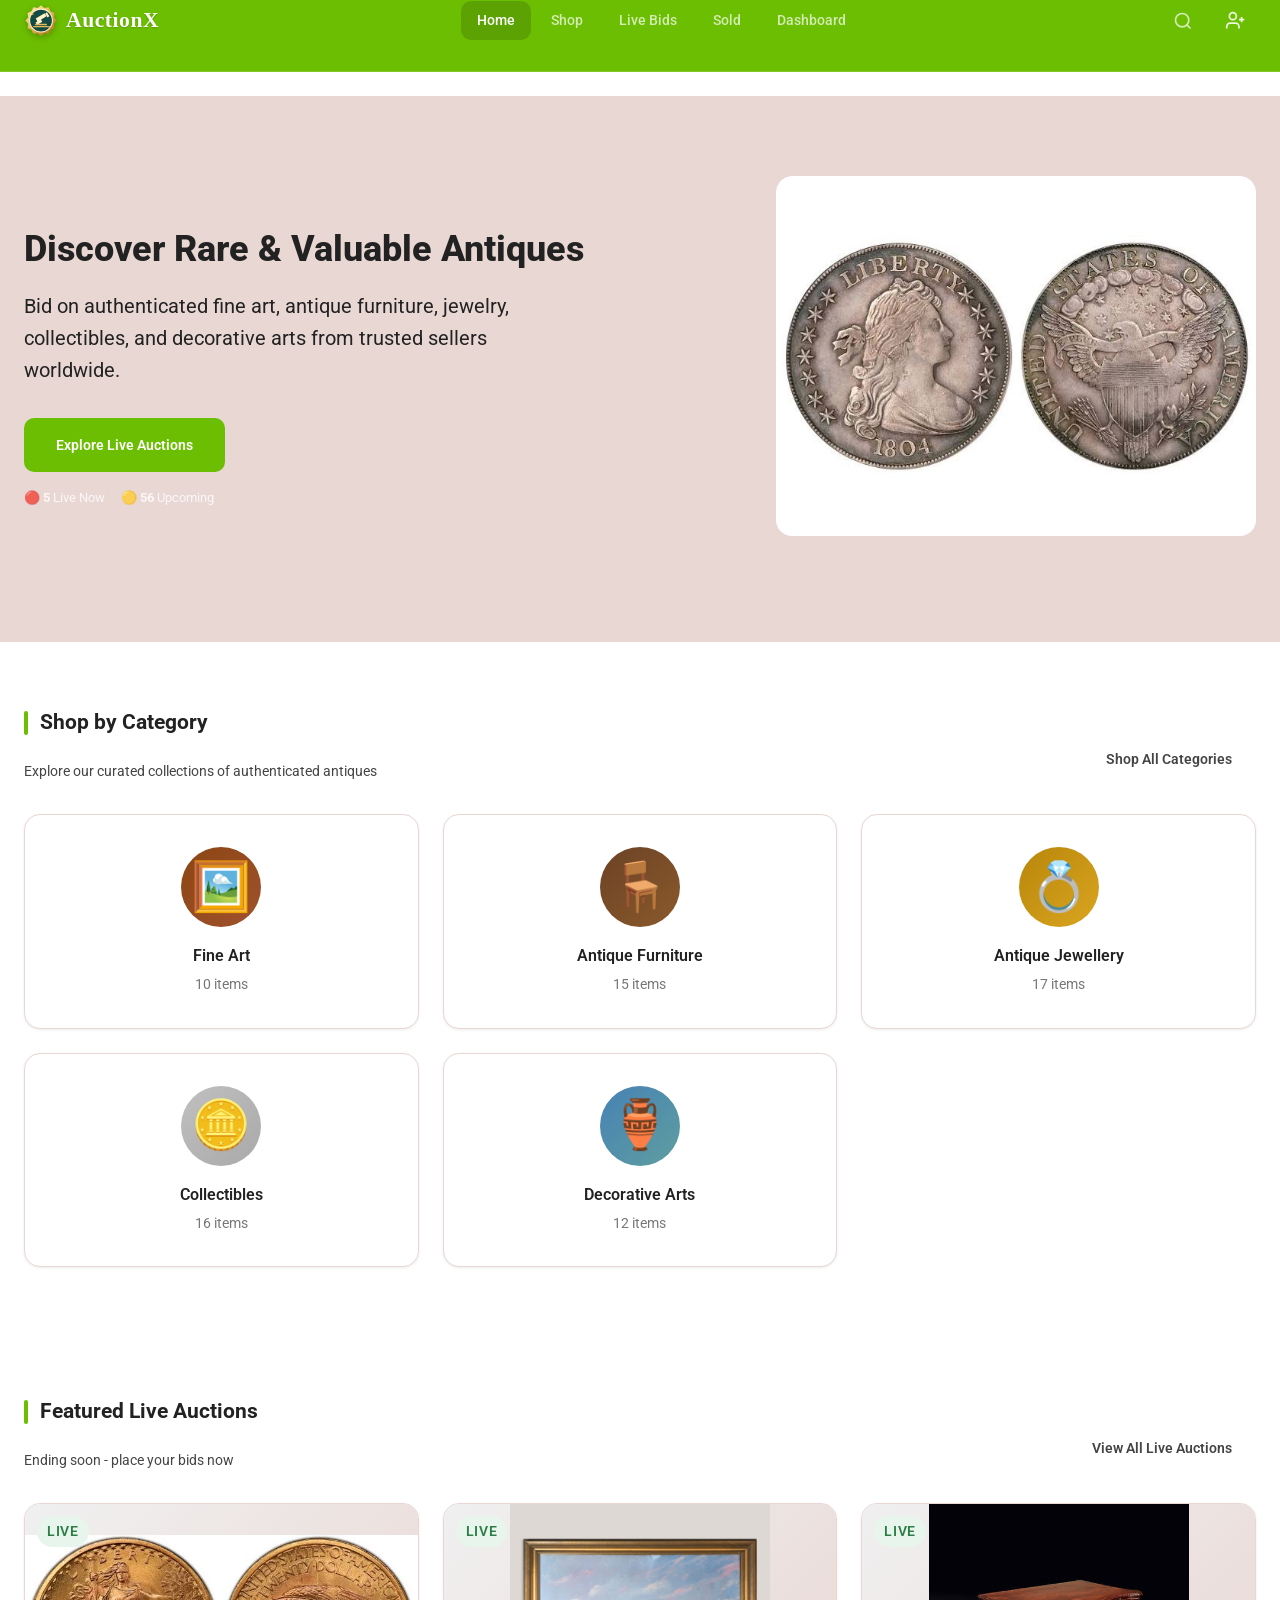
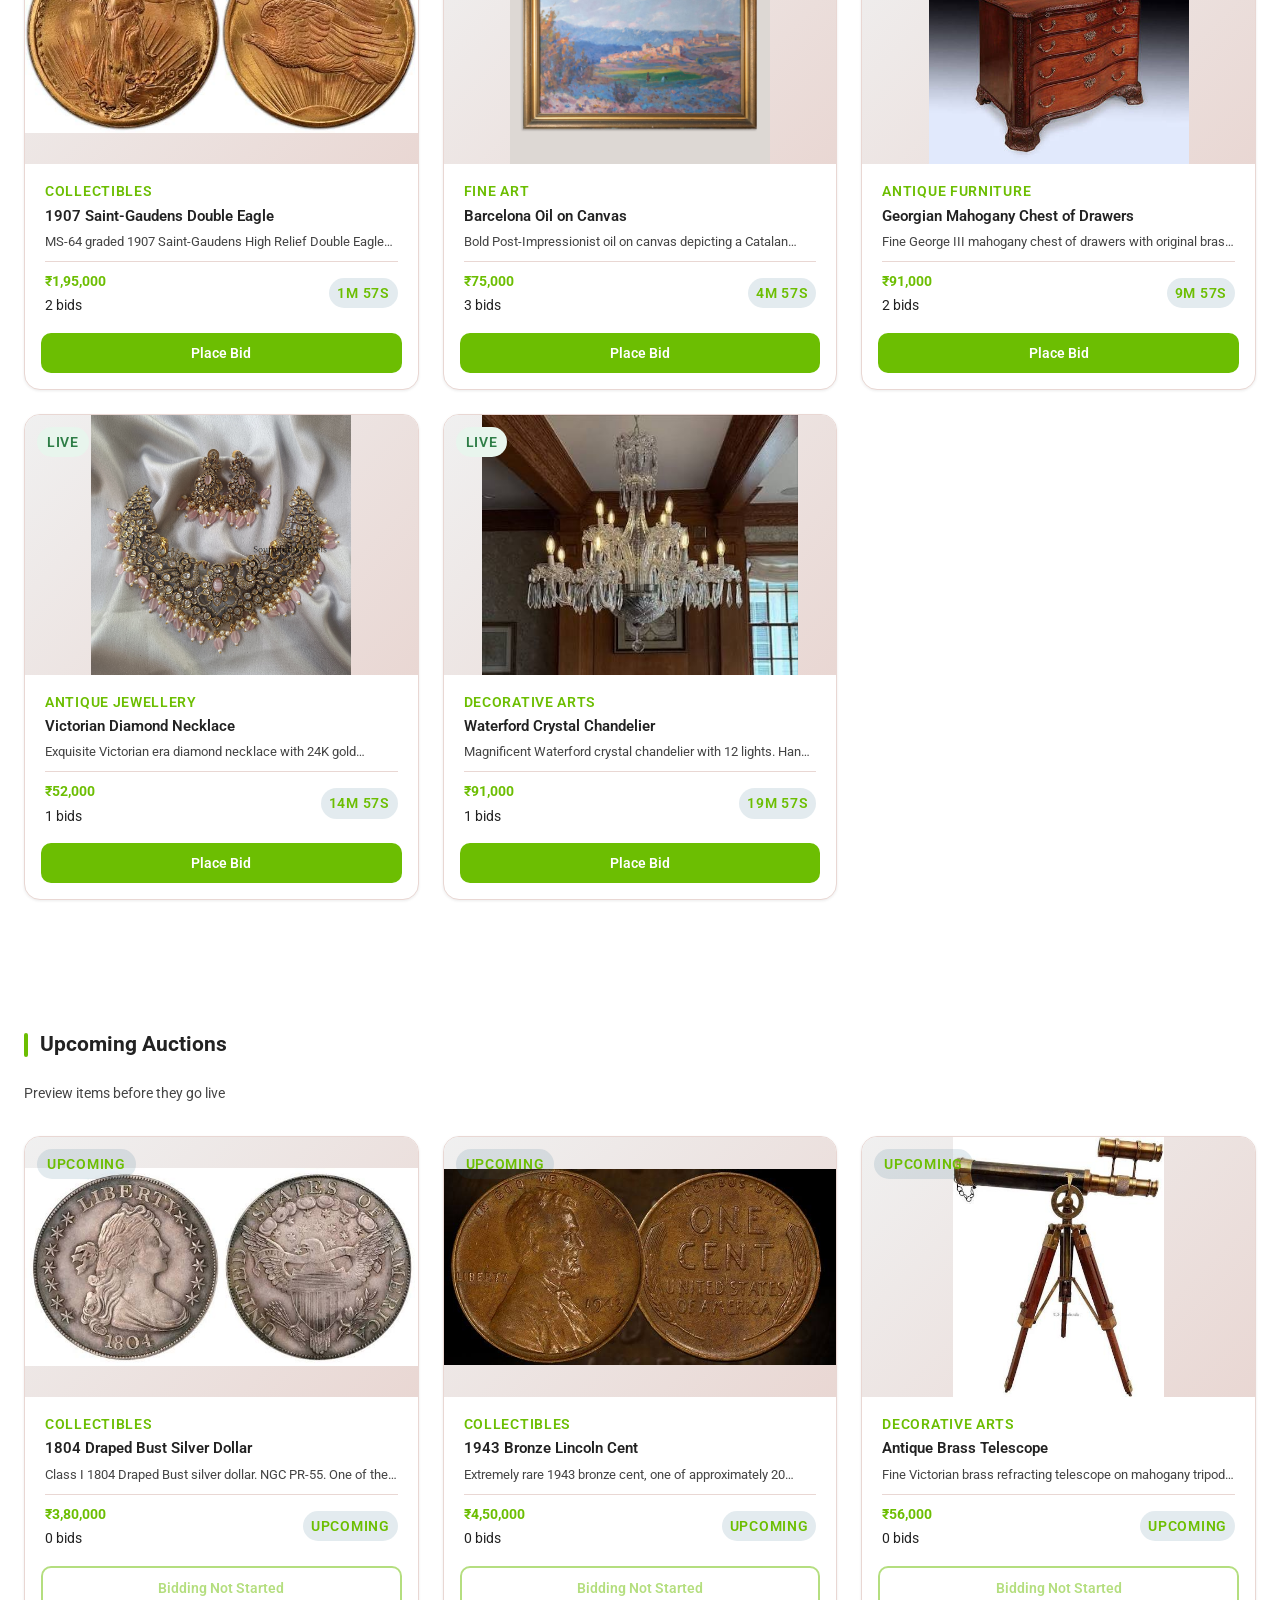
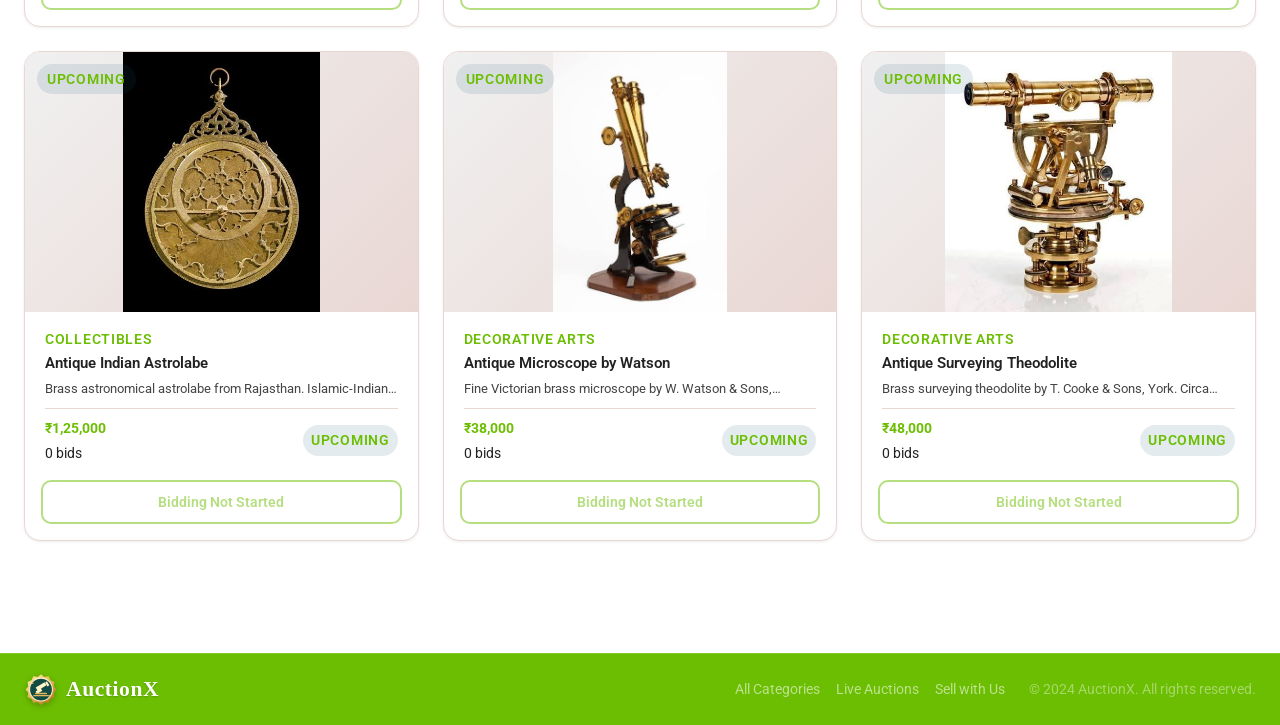
<file: index.html>
<!DOCTYPE html>
<html lang="en">
<head>
    <meta charset="UTF-8">
    <meta name="viewport" content="width=device-width, initial-scale=1.0">
    <meta name="description" content="AuctionX - Premium marketplace for antique jewellery, watches, and paintings. Bid on rare collectibles from trusted sellers.">
    <link rel="icon" type="image/svg+xml" href="data:image/svg+xml,<svg xmlns='http://www.w3.org/2000/svg' viewBox='0 0 32 32'><rect width='32' height='32' rx='8' fill='%231a5f7a'/><path d='M4 9L28 9L26 18H6L4 9Z' stroke='white' stroke-width='2.5' stroke-linejoin='round'/><line x1='11' y1='13.5' x2='21' y2='13.5' stroke='white' stroke-width='1' opacity='0.35'/><rect x='14' y='16' width='4' height='13' rx='1.5' stroke='white' stroke-width='2.5'/></svg>">
    <title>AuctionX - Premium Antique Auctions</title>

    <link rel="stylesheet" href="assets/css/main.css">
</head>
<body>
    <div id="app">
        <header class="header" id="header" role="banner">
            <div class="container">
                <div class="header-inner flex justify-between items-center">
                    <a href="index.html" class="logo flex items-center gap-8" aria-label="AuctionX Home">
                        
                        <svg width="28" height="28" viewBox="0 0 32 32" fill="none" aria-hidden="true"><path d="M4 9L28 9L26 18H6L4 9Z" stroke="currentColor" stroke-width="2.5" stroke-linejoin="round"/><line x1="11" y1="13.5" x2="21" y2="13.5" stroke="currentColor" stroke-width="1" opacity="0.35"/><rect x="14" y="16" width="4" height="13" rx="1.5" stroke="currentColor" stroke-width="2.5"/></svg>
                                <span class="logo-text font-bold text-xl">AuctionX</span>
                    </a>

                    <nav class="nav-main flex items-center gap-8" id="navMain" role="navigation" aria-label="Main navigation">
                        <a href="index.html" class="nav-link active">Home</a>
                        <a href="categories.html" class="nav-link">Shop</a>
                        <a href="live-bids.html" class="nav-link">Live Bids</a>
                        <a href="sold.html" class="nav-link">Sold</a>
                        <a href="dashboard.html" class="nav-link">Dashboard</a>
                    </nav>

                    <div class="header-actions flex items-center gap-12" id="headerActions">
                        <button class="btn btn-ghost btn-icon header-search-btn" id="searchToggle" aria-label="Search" aria-expanded="false">
                            <svg width="20" height="20" viewBox="0 0 24 24" fill="none" stroke="currentColor" stroke-width="2" aria-hidden="true">
                                <circle cx="11" cy="11" r="8"/>
                                <path d="M21 21l-4.35-4.35"/>
                            </svg>
                        </button>

                                                <div class="user-menu hidden" id="userMenu">
                            <button class="btn btn-ghost user-menu-btn" id="userMenuBtn" aria-expanded="false" aria-haspopup="true" aria-label="User menu">
                                <div class="user-avatar" id="userAvatar">A</div>
                                <span class="user-first-name" id="userName">Account</span>
                                <svg width="16" height="16" viewBox="0 0 24 24" fill="none" stroke="currentColor" stroke-width="2" aria-hidden="true">
                                    <path d="M6 9l6 6 6-6"/>
                                </svg>
                            </button>
                            <div class="user-dropdown" id="userDropdown" role="menu" aria-hidden="true">
                                <div class="dropdown-header">
                                    <div class="dropdown-avatar" id="dropdownAvatar">
                                        <svg width="24" height="24" viewBox="0 0 24 24" fill="none" stroke="currentColor" stroke-width="2" aria-hidden="true"><path d="M20 21v-2a4 4 0 0 0-4-4H8a4 4 0 0 0-4 4v2"/><circle cx="12" cy="7" r="4"/></svg>
                                    </div>
                                    <div>
                                        <p class="dropdown-name" id="dropdownName"></p>
                                        <p class="dropdown-role" id="dropdownRole"></p>
                                    </div>
                                </div>
                                <div class="dropdown-divider"></div>
                                <a href="dashboard.html" class="dropdown-item" role="menuitem" id="dashboardLink">
                                    <svg width="18" height="18" viewBox="0 0 24 24" fill="none" stroke="currentColor" stroke-width="2" aria-hidden="true">
                                        <rect x="3" y="3" width="7" height="7" rx="1"/><rect x="14" y="3" width="7" height="7" rx="1"/><rect x="3" y="14" width="7" height="7" rx="1"/><rect x="14" y="14" width="7" height="7" rx="1"/>
                                    </svg>
                                    View Dashboard
                                </a>
                                <a href="login.html" class="dropdown-item" role="menuitem" id="addAccountLink">
                                    <svg width="18" height="18" viewBox="0 0 24 24" fill="none" stroke="currentColor" stroke-width="2" aria-hidden="true">
                                        <path d="M16 21v-2a4 4 0 0 0-4-4H5a4 4 0 0 0-4 4v2"/><circle cx="8.5" cy="7" r="4"/><line x1="20" y1="8" x2="20" y2="14"/><line x1="23" y1="11" x2="17" y2="11"/>
                                    </svg>
                                    Add Another Account
                                </a>
                                <button class="dropdown-item" role="menuitem" id="manageAccountsBtn">
                                    <svg width="18" height="18" viewBox="0 0 24 24" fill="none" stroke="currentColor" stroke-width="2" aria-hidden="true">
                                        <polyline points="17 1 21 5 17 9"/><path d="M3 11V9a4 4 0 0 1 4-4h14"/><polyline points="7 23 3 19 7 15"/><path d="M21 13v2a4 4 0 0 1-4 4H3"/>
                                    </svg>
                                    Manage Accounts
                                </button>
                                <div class="dropdown-divider"></div>
                                <button class="dropdown-item dropdown-item-danger" role="menuitem" id="logoutBtn">
                                    <svg width="18" height="18" viewBox="0 0 24 24" fill="none" stroke="currentColor" stroke-width="2" aria-hidden="true">
                                        <path d="M9 21H5a2 2 0 0 1-2-2V5a2 2 0 0 1 2-2h4"/><polyline points="16 17 21 12 16 7"/><line x1="21" y1="12" x2="9" y2="12"/>
                                    </svg>
                                    Logout
                                </button>
                            </div>
                            <div class="user-dropdown accounts-panel" id="accountsPanel" role="menu" aria-hidden="true">
                                <div class="dropdown-header">
                                    <button class="btn btn-ghost accounts-back-btn" id="accountsBackBtn" aria-label="Back to menu">
                                        <svg width="18" height="18" viewBox="0 0 24 24" fill="none" stroke="currentColor" stroke-width="2"><path d="M19 12H5M12 19l-7-7 7-7"/></svg>
                                        Back
                                    </button>
                                    <span class="accounts-panel-title">Switch Account</span>
                                </div>
                                <div class="accounts-list" id="accountsList"></div>
                                <div class="dropdown-divider"></div>
                                <a href="login.html" class="dropdown-item" role="menuitem">
                                    <svg width="18" height="18" viewBox="0 0 24 24" fill="none" stroke="currentColor" stroke-width="2" aria-hidden="true">
                                        <line x1="12" y1="5" x2="12" y2="19"/><line x1="5" y1="12" x2="19" y2="12"/>
                                    </svg>
                                    Add New Account
                                </a>
                            </div>
                        <div class="auth-buttons flex items-center gap-8" id="authButtons">
                            <a href="login.html" class="btn btn-ghost"><svg width="18" height="18" viewBox="0 0 24 24" fill="none" stroke="currentColor" stroke-width="2" aria-hidden="true"><path d="M20 21v-2a4 4 0 0 0-4-4H8a4 4 0 0 0-4 4v2"/><circle cx="12" cy="7" r="4"/></svg> Login</a>
                        </div>

                        <button class="mobile-menu-btn btn btn-ghost btn-icon" id="mobileMenuBtn" aria-label="Toggle menu" aria-expanded="false" aria-controls="mobileMenu">
                            <svg width="24" height="24" viewBox="0 0 24 24" fill="none" stroke="currentColor" stroke-width="2" aria-hidden="true">
                                <line x1="3" y1="12" x2="21" y2="12"/>
                                <line x1="3" y1="6" x2="21" y2="6"/>
                                <line x1="3" y1="18" x2="21" y2="18"/>
                            </svg>
                        </button>
                    </div>
                </div>
                    <div class="search-overlay" id="searchOverlay" role="search" aria-hidden="true">
                        <div class="search-container">
                            <div class="search-input-wrapper">
                                <svg width="24" height="24" viewBox="0 0 24 24" fill="none" stroke="currentColor" stroke-width="2" aria-hidden="true">
                                    <circle cx="11" cy="11" r="8"/>
                                    <path d="M21 21l-4.35-4.35"/>
                                </svg>
                                <input type="search" class="search-input" placeholder="Search auctions, categories, sellers..." aria-label="Search" autocomplete="off">
                                <button class="search-close" aria-label="Close search">✕</button>
                            </div>
                            <div class="search-results" id="searchResults" role="listbox"></div>
                            <div class="search-suggestions" id="searchSuggestions">
                                <p class="search-hint">Popular: <span>Antique Jewelry</span>, <span>Vintage Watches</span>, <span>Art Paintings</span>, <span>Rare Coins</span></p>
                            </div>
                        </div>
                    </div>

                    <nav class="mobile-menu" id="mobileMenu" role="navigation" aria-label="Mobile menu" aria-hidden="true">
                        <div class="mobile-menu-header flex justify-between items-center">
                            <span class="font-semibold">Menu</span>
                            <button class="mobile-menu-close btn btn-ghost btn-icon" aria-label="Close menu">
                                <svg width="24" height="24" viewBox="0 0 24 24" fill="none" stroke="currentColor" stroke-width="2" aria-hidden="true">
                                    <line x1="18" y1="6" x2="6" y2="18"/>
                                    <line x1="6" y1="6" x2="18" y2="18"/>
                                </svg>
                            </button>
                        </div>
                        <ul class="mobile-nav-list" role="list">
                            <li><a href="index.html" class="mobile-nav-link">Home</a></li>
                            <li><a href="categories.html" class="mobile-nav-link">Shop</a></li>
                            <li><a href="live-bids.html" class="mobile-nav-link">Live Bids</a></li>
                            <li><a href="sold.html" class="mobile-nav-link">Sold</a></li>
                        </ul>
                        <div class="mobile-menu-divider"></div>
                        <div class="mobile-auth" id="mobileAuth">
                            <a href="login.html" class="btn btn-primary btn-block">Login</a>
                        </div>
                        <div class="mobile-user hidden" id="mobileUser">
                            <div class="mobile-user-info">
                                <div class="mobile-user-avatar" id="mobileUserAvatar"></div>
                                <div>
                                    <p class="mobile-user-name" id="mobileUserName"></p>
                                    <p class="mobile-user-role" id="mobileUserRole"></p>
                                </div>
                            </div>
                            <a href="profile.html" class="mobile-nav-link">My Profile</a>
                        <a href="dashboard.html" class="mobile-nav-link">Dashboard</a>
                            <a href="my-bids.html" class="mobile-nav-link">My Bids</a>
                            <a href="seller-dashboard.html" class="mobile-nav-link hidden" id="mobileSellerLink">Seller Dashboard</a>
                            <a href="admin-dashboard.html" class="mobile-nav-link hidden" id="mobileAdminLink">Admin Dashboard</a>
                            <button class="mobile-nav-link mobile-nav-link-danger w-full text-left" id="mobileLogoutBtn">Logout</button>
                        </div>
                    </nav>
            </div>
        </header>

            <main id="main" role="main">
                <section class="hero" aria-labelledby="hero-title">
                    <div class="container">
                        <div class="hero-grid">
                            <div class="hero-left">
                                <h1 id="hero-title" class="hero-title">Discover Rare & Valuable Antiques</h1>
                                <p class="hero-subtitle">Bid on authenticated fine art, antique furniture, jewelry, collectibles, and decorative arts from trusted sellers worldwide.</p>
                                <div class="hero-actions">
                                    <a href="live-bids.html" class="btn btn-primary btn-lg">Explore Live Auctions</a>
                                </div>
                                <div class="hero-counts flex gap-16 mt-16" style="font-size: 0.8125rem; color: rgba(255,255,255,0.8);">
                                    <span>🔴 <strong id="liveAuctionCount">0</strong> Live Now</span>
                                    <span>🟡 <strong id="upcomingAuctionCount">0</strong> Upcoming</span>
                                </div>
                            </div>
                            <div class="hero-right">
                                <div class="hero-gallery" id="heroGallery">
                                    <div class="hero-gallery-track" id="heroGalleryTrack"></div>
                                    <div class="hero-gallery-dots" id="heroGalleryDots"></div>
                                </div>
                            </div>
                        </div>
                    </div>
                </section>

                <section class="categories-section" aria-labelledby="categories-title">
                    <div class="container">
                        <header class="section-header flex justify-between items-end">
                            <div>
                                <h2 id="categories-title" class="section-title">Shop by Category</h2>
                                <p class="text-secondary mt-8">Explore our curated collections of authenticated antiques</p>
                            </div>
                            <a href="categories.html" class="btn btn-ghost">Shop All Categories</a>
                        </header>

                        <div class="grid grid-3" id="categoryGrid" style="grid-template-columns: repeat(3, 1fr);">
                            <article class="category-card card cursor-pointer" data-category="fine_art">
                                <div class="category-icon" style="background: linear-gradient(135deg, #8B4513, #A0522D);">
                                    <span aria-hidden="true" style="font-size: 3rem;">🖼️</span>
                                </div>
                                <div class="category-info">
                                    <h3 class="category-name">Fine Art</h3>
                                    <p class="category-count">14 items</p>
                                </div>
                            </article>

                            <article class="category-card card cursor-pointer" data-category="antique_furniture">
                                <div class="category-icon" style="background: linear-gradient(135deg, #6B4226, #8B5A2B);">
                                    <span aria-hidden="true" style="font-size: 3rem;">🪑</span>
                                </div>
                                <div class="category-info">
                                    <h3 class="category-name">Antique Furniture</h3>
                                    <p class="category-count">12 items</p>
                                </div>
                            </article>

                            <article class="category-card card cursor-pointer" data-category="antique_jewellery">
                                <div class="category-icon" style="background: linear-gradient(135deg, #B8860B, #DAA520);">
                                    <span aria-hidden="true" style="font-size: 3rem;">💍</span>
                                </div>
                                <div class="category-info">
                                    <h3 class="category-name">Antique Jewellery</h3>
                                    <p class="category-count">14 items</p>
                                </div>
                            </article>

                            <article class="category-card card cursor-pointer" data-category="collectibles">
                                <div class="category-icon" style="background: linear-gradient(135deg, #C0C0C0, #A9A9A9);">
                                    <span aria-hidden="true" style="font-size: 3rem;">🪙</span>
                                </div>
                                <div class="category-info">
                                    <h3 class="category-name">Collectibles</h3>
                                    <p class="category-count">13 items</p>
                                </div>
                            </article>

                            <article class="category-card card cursor-pointer" data-category="decorative_arts">
                                <div class="category-icon" style="background: linear-gradient(135deg, #4682B4, #5F9EA0);">
                                    <span aria-hidden="true" style="font-size: 3rem;">🏺</span>
                                </div>
                                <div class="category-info">
                                    <h3 class="category-name">Decorative Arts</h3>
                                    <p class="category-count">14 items</p>
                                </div>
                            </article>
                        </div>
                    </div>
                </section>

                <section class="featured-section" aria-labelledby="featured-title">
                    <div class="container">
                        <header class="section-header flex justify-between items-end">
                            <div>
                                <h2 id="featured-title" class="section-title">Featured Live Auctions</h2>
                                <p class="text-secondary mt-8">Ending soon - place your bids now</p>
                            </div>
                             <a href="live-bids.html" class="btn btn-ghost">View All Live Auctions</a>
                        </header>

                        <div class="grid grid-3" id="featuredProducts"></div>
                    </div>
                </section>

                <section class="upcoming-section" aria-labelledby="upcoming-title">
                    <div class="container">
                        <header class="section-header flex justify-between items-end">
                            <div>
                                <h2 id="upcoming-title" class="section-title">Upcoming Auctions</h2>
                                <p class="text-secondary mt-8">Preview items before they go live</p>
                            </div>

                        </header>

                        <div class="grid grid-3" id="upcomingProducts"></div>
                    </div>
                </section>
            </main>

            <footer class="footer" role="contentinfo">
                <div class="container">
                    <div class="footer-grid">
                        <div class="footer-brand">
                            <a href="index.html" class="logo flex items-center gap-8">
                                
                                <svg width="28" height="28" viewBox="0 0 32 32" fill="none" aria-hidden="true"><path d="M4 9L28 9L26 18H6L4 9Z" stroke="currentColor" stroke-width="2.5" stroke-linejoin="round"/><line x1="11" y1="13.5" x2="21" y2="13.5" stroke="currentColor" stroke-width="1" opacity="0.35"/><rect x="14" y="16" width="4" height="13" rx="1.5" stroke="currentColor" stroke-width="2.5"/></svg>
                                <span class="logo-text font-bold text-xl">AuctionX</span>
                            </a>
                            <p class="footer-tagline">Premium auction marketplace for rare and valuable collectibles.</p>
                            <div class="social-links flex gap-12">
                                <a href="#" class="social-link" aria-label="Twitter" title="Follow us on Twitter"><svg width="20" height="20" viewBox="0 0 24 24" fill="currentColor"><path d="M23 3a10.9 10.9 0 0 1-3.14 1.53 4.48 4.48 0 0 0-7.86 3v1A10.66 10.66 0 0 1 3 4s-4 9 5 13a11.64 11.64 0 0 1-7 2c9 5 20 0 20-11.5a4.5 4.5 0 0 0-.08-.83A7.72 7.72 0 0 0 23 3z"/></svg></a>
                                <a href="#" class="social-link" aria-label="LinkedIn" title="Connect with us on LinkedIn"><svg width="20" height="20" viewBox="0 0 24 24" fill="currentColor"><path d="M16 8a6 6 0 0 1 6 6v7h-4v-7a2 2 0 0 0-2-2 2 2 0 0 0-2 2v7h-4v-7a6 6 0 0 1 6-6z"/><rect x="2" y="9" width="4" height="12"/><circle cx="4" cy="4" r="2"/></svg></a>
                                <a href="#" class="social-link" aria-label="Instagram" title="Follow us on Instagram"><svg width="20" height="20" viewBox="0 0 24 24" fill="none" stroke="currentColor" stroke-width="2"><rect x="2" y="2" width="20" height="20" rx="5"/><path d="M16 11.37A4 4 0 1 1 12.63 8 4 4 0 0 1 16 11.37z"/><line x1="17.5" y1="6.5" x2="17.51" y2="6.5"/></svg></a>
                            </div>
                        </div>
                        <nav class="footer-nav" aria-label="Footer navigation">
                            <div class="footer-col">
                                <h4 class="footer-title">Marketplace</h4>
                                <ul role="list">
                                    <li><a href="categories.html">All Categories</a></li>
                                    <li><a href="live-bids.html">Live Auctions</a></li>
                                    <li><a href="seller-dashboard.html">Sell with Us</a></li>
                                </ul>
                            </div> 
                        </nav>
                    </div>
                    <div class="footer-bottom">
                        <p>&copy; 2024 AuctionX. All rights reserved.</p>
                        <div class="social-links flex gap-12" style="justify-content: center; margin-top: 12px;">
                            <a href="https://www.instagram.com/_jeevitha_.28/" target="_blank" class="social-link" aria-label="Instagram" title="Follow on Instagram"><svg width="20" height="20" viewBox="0 0 24 24" fill="none" stroke="currentColor" stroke-width="2"><rect x="2" y="2" width="20" height="20" rx="5"/><path d="M16 11.37A4 4 0 1 1 12.63 8 4 4 0 0 1 16 11.37z"/><line x1="17.5" y1="6.5" x2="17.51" y2="6.5"/></svg></a>
                            <a href="https://www.linkedin.com/in/r-s-jeevitha-raja-7692642b3?utm_source=share_via&utm_content=profile&utm_medium=member_android" target="_blank" class="social-link" aria-label="LinkedIn" title="Connect on LinkedIn"><svg width="20" height="20" viewBox="0 0 24 24" fill="currentColor"><path d="M16 8a6 6 0 0 1 6 6v7h-4v-7a2 2 0 0 0-2-2 2 2 0 0 0-2 2v7h-4v-7a6 6 0 0 1 6-6z"/><rect x="2" y="9" width="4" height="12"/><circle cx="4" cy="4" r="2"/></svg></a>
                            <a href="https://github.com/jeevitha281103" target="_blank" class="social-link" aria-label="GitHub" title="View on GitHub"><svg width="20" height="20" viewBox="0 0 24 24" fill="currentColor"><path d="M12 0c-6.626 0-12 5.373-12 12 0 5.302 3.438 9.8 8.207 11.387.599.111.793-.261.793-.577v-2.234c-3.338.726-4.033-1.416-4.033-1.416-.546-1.387-1.333-1.756-1.333-1.756-1.089-.745.083-.729.083-.729 1.205.084 1.839 1.237 1.839 1.237 1.07 1.834 2.807 1.304 3.492.997.107-.775.418-1.305.762-1.604-2.665-.305-5.467-1.334-5.467-5.931 0-1.311.469-2.381 1.236-3.221-.124-.303-.535-1.524.117-3.176 0 0 1.008-.322 3.301 1.23.957-.266 1.983-.399 3.003-.404 1.02.005 2.047.138 3.006.404 2.291-1.552 3.297-1.23 3.297-1.23.653 1.653.242 2.874.118 3.176.77.84 1.235 1.911 1.235 3.221 0 4.609-2.807 5.624-5.479 5.921.43.372.823 1.102.823 2.222v3.293c0 .319.192.694.801.576 4.765-1.589 8.199-6.086 8.199-11.386 0-6.627-5.373-12-12-12z"/></svg></a>
                            <a href="mailto:jeevitharaja2811@gmail.com" class="social-link" aria-label="Email" title="Send Email"><svg width="20" height="20" viewBox="0 0 24 24" fill="none" stroke="currentColor" stroke-width="2"><path d="M4 4h16c1.1 0 2 .9 2 2v12c0 1.1-.9 2-2 2H4c-1.1 0-2-.9-2-2V6c0-1.1.9-2 2-2z"/><polyline points="22,6 12,13 2,6"/></svg></a>
                            <a href="https://t.me/@Jeevitha_28_11" target="_blank" class="social-link" aria-label="Telegram" title="Join on Telegram"><svg width="20" height="20" viewBox="0 0 24 24" fill="currentColor"><path d="M11.944 0A12 12 0 0 0 0 12a12 12 0 0 0 12 12 12 12 0 0 0 12-12A12 12 0 0 0 12 0a12 12 0 0 0-.056 0zm4.962 7.224c.1-.002.321.023.465.14a.506.506 0 0 1 .171.325c.016.093.036.306.02.472-.18 1.898-.962 6.502-1.36 8.627-.168.9-.499 1.201-.82 1.23-.696.065-1.225-.46-1.9-.902-1.056-.693-1.653-1.124-2.678-1.8-1.185-.78-.417-1.21.258-1.91.177-.184 3.247-2.977 3.307-3.23.007-.032.014-.15-.056-.212s-.174-.041-.249-.024c-.106.024-1.793 1.14-5.061 3.345-.48.33-.913.49-1.302.48-.428-.008-1.252-.241-1.865-.44-.752-.245-1.349-.374-1.297-.789.027-.216.325-.437.893-.663 3.498-1.524 5.83-2.529 6.998-3.014 3.332-1.386 4.025-1.627 4.476-1.635z"/></svg></a>
                        </div>
                        <p class="footer-disclaimer" style="margin-top: 12px;">AuctionX is a marketplace platform. All items sold by third-party sellers.</p>
                    </div>
                </div>
            </footer>

            <div class="modal-overlay" id="modalOverlay" role="dialog" aria-modal="true" aria-hidden="true" style="display: none;">
                <div class="modal" id="modal" role="document">
                    <div class="modal-header flex justify-between items-center">
                        <h3 class="modal-title" id="modalTitle"></h3>
                        <button class="modal-close btn btn-ghost btn-icon" aria-label="Close modal">
                            <svg width="24" height="24" viewBox="0 0 24 24" fill="none" stroke="currentColor" stroke-width="2" aria-hidden="true">
                                <line x1="18" y1="6" x2="6" y2="18"/>
                                <line x1="6" y1="6" x2="18" y2="18"/>
                            </svg>
                        </button>
                    </div>
                    <div class="modal-body" id="ModalBody"></div>
                    <div class="modal-footer" id="modalFooter"></div>
                </div>
            </div>



            <div class="toast-container" id="toastContainer" aria-live="polite" aria-label="Notifications"></div>
        </div>

        <script src="data/auction-data.js"></script>
        <script src="js/app.js"></script>
        <script>
            function initHeroGallery() {
                const track = document.getElementById('heroGalleryTrack');
                const dotsContainer = document.getElementById('heroGalleryDots');
                if (!track || !dotsContainer) return;
                const heroProducts = (AuctionData.products || [])
                    .filter(product => (product.status === 'active' || product.status === 'pending') && product.images?.[0])
                    .sort((a, b) => a.name.localeCompare(b.name));
                if (!heroProducts.length) {
                    document.getElementById('heroGallery')?.classList.add('hidden');
                    return;
                }
                track.innerHTML = heroProducts.map(product => `
                    <a href="product.html?id=${product.id}" class="hero-gallery-slide" aria-label="View ${App.escapeHtml(product.name)}">
                        <img src="${product.images[0]}" alt="${App.escapeHtml(product.name)}" class="hero-slide-image">
                    </a>`).join('');
                const slides = track.querySelectorAll('.hero-gallery-slide');
                slides.forEach((_, i) => {
                    const dot = document.createElement('button');
                    dot.className = 'hero-gallery-dot' + (i === 0 ? ' active' : '');
                    dot.setAttribute('aria-label', 'Slide ' + (i + 1));
                    dot.addEventListener('click', () => goToSlide(i));
                    dotsContainer.appendChild(dot);
                });
                let current = 0;
                function startInterval() {
                    return setInterval(() => goToSlide((current + 1) % slides.length), 3000);
                }
                let interval = startInterval();
                function goToSlide(idx) {
                    current = idx;
                    track.style.transform = 'translateX(-' + (idx * 100) + '%)';
                    dotsContainer.querySelectorAll('.hero-gallery-dot').forEach((d, j) => {
                        d.classList.toggle('active', j === idx);
                    });
                }
                goToSlide(0);
                track.addEventListener('click', (e) => {
                    e.preventDefault();
                    const href = slides[current].getAttribute('href');
                    if (href) window.location.href = href;
                });
                const heroEl = document.getElementById('heroGallery');
                if (heroEl) {
                    heroEl.addEventListener('mouseenter', () => clearInterval(interval));
                    heroEl.addEventListener('mouseleave', () => { interval = startInterval(); });
                    heroEl.addEventListener('touchstart', () => clearInterval(interval), { passive: true });
                    heroEl.addEventListener('touchend', () => { setTimeout(() => { interval = startInterval(); }, 300); }, { passive: true });
                }
            }
            document.addEventListener('DOMContentLoaded', () => {
                document.querySelectorAll('.category-card').forEach(card => {
                    card.addEventListener('click', () => {
                        window.location.href = `categories.html?category=${card.dataset.category}`;
                    });
                    card.addEventListener('keydown', (e) => {
                        if (e.key === 'Enter' || e.key === ' ') {
                            e.preventDefault();
                            card.click();
                        }
                    });
                    card.setAttribute('tabindex', '0');
                    card.setAttribute('role', 'button');
                });

                initHeroGallery();

                updateCategoryCounts();
                updateAuctionCounts();
                renderFeaturedProducts();
                renderUpcomingProducts();
            });

            function updateCategoryCounts() {
                const countMap = {
                    fine_art: 'fineArtCount',
                    antique_furniture: 'furnitureCount',
                    antique_jewellery: 'jewelryCount',
                    collectibles: 'collectiblesCount',
                    decorative_arts: 'decorativeCount'
                };
                document.querySelectorAll('.category-card').forEach(card => {
                    const cat = card.dataset.category;
                    if (!cat || !countMap[cat]) return;
                    const products = getProductsByCategory(cat);
                    const countEl = card.querySelector('.category-count');
                    if (countEl) countEl.textContent = products.length + ' items';
                });
            }

            function updateAuctionCounts() {
                const products = AuctionData.products || [];
                const liveCount = products.filter(p => p.status === 'active').length;
                const upcomingCount = products.filter(p => p.status === 'pending').length;
                const liveEl = document.getElementById('liveAuctionCount');
                const upcomingEl = document.getElementById('upcomingAuctionCount');
                if (liveEl) liveEl.textContent = liveCount;
                if (upcomingEl) upcomingEl.textContent = upcomingCount;
            }

            function renderCard(product) {
                return `
                    <article class="product-card card" data-product-id="${product.id}">
                        <a href="product.html?id=${product.id}" class="product-card-link">
                            <div class="product-image-wrapper">
                                ${product.images && product.images[0] 
                                    ? `<img src="${product.images[0]}" alt="${App.escapeHtml(product.name)}" class="product-image" loading="lazy">`
                                    : `<div class="product-image-placeholder" aria-hidden="true">${App.getCategoryIcon(product.category)}</div>`
                                }
                                <div class="product-badge-container">
                                    <span class="badge ${App.getStatusBadgeClass(product.status)} product-status-badge">${App.getStatusLabel(product.status)}</span>
                                </div>
                            </div>
                            <div class="product-info">
                                <div class="product-meta">
                                    <span class="product-category">${App.getCategoryName(product.category)}</span>
                                </div>
                                <h3 class="product-title">${App.escapeHtml(product.name)}</h3>
                                <p class="product-description">${App.escapeHtml(product.description.substring(0, 100))}...</p>
                                <div class="product-bid-info">
                                    <div>
                                        <span class="product-current-bid">${App.formatCurrency(product.currentBid)}</span>
                                        <span class="product-bid-count">${product.bidHistory.length} bids</span>
                                    </div>
                                    <span class="badge badge-info product-time-remaining">${product.status === 'active' && product.endTime ? App.getTimeRemaining(product.endTime) : App.getStatusLabel(product.status)}</span>
                                </div>
                            </div>
                        </a>
                        <div class="product-actions">
                            ${product.status === 'active' ? `
                                ${App.userHasBidOnProduct(product.id) 
                                    ? `<button class="btn btn-outline change-bid-btn" data-product-id="${product.id}">Change Bid</button>`
                                    : `<button class="btn btn-primary place-bid-btn" data-product-id="${product.id}">Place Bid</button>`
                                }
                            ` : product.status === 'pending' ? `
                                <button class="btn btn-outline place-bid-btn" data-product-id="${product.id}" disabled>Coming Soon</button>
                            ` : `
                                <button class="btn btn-outline place-bid-btn" data-product-id="${product.id}" disabled>${App.getStatusLabel(product.status)}</button>
                            `}
                        </div>
                    </article>
                `;
            }

            function renderFeaturedProducts() {
                const grid = document.getElementById('featuredProducts');
                const products = AuctionData.products.filter(p => p.status === 'active').sort((a, b) => a.name.localeCompare(b.name));
                if (products.length === 0) {
                    grid.innerHTML = `
                        <div class="text-center py-32" style="grid-column: 1/-1;">
                            <span style="font-size: 48px; opacity: 0.5; display: block; margin-bottom: 16px;">😔</span>
                            <p class="text-secondary">No live auctions at the moment. Check back soon!</p>
                            <a href="#" class="btn btn-primary mt-16" id="viewUpcomingBtn">View Upcoming Auctions</a>
                        </div>
                    `;
                    document.getElementById('viewUpcomingBtn')?.addEventListener('click', (e) => {
                        e.preventDefault();
                        document.getElementById('upcoming-title')?.scrollIntoView({behavior:'smooth'});
                    });
                    return;
                }
                grid.innerHTML = products.slice(0, 6).map(renderCard).join('');
                App.initProductCards();
            }

            function renderUpcomingProducts() {
                const grid = document.getElementById('upcomingProducts');
                const products = AuctionData.products.filter(p => p.status === 'pending').sort((a, b) => a.name.localeCompare(b.name));
                if (products.length === 0) {
                    grid.innerHTML = `
                        <div class="text-center py-32" style="grid-column: 1/-1;">
                            <svg width="64" height="64" viewBox="0 0 24 24" fill="none" stroke="currentColor" stroke-width="1.5" style="margin-bottom: 16px; opacity: 0.5;" aria-hidden="true">
                                <rect x="3" y="3" width="18" height="18" rx="2"/><path d="M3 9h18"/><path d="M9 21V9"/>
                            </svg>
                            <p class="text-secondary">No upcoming auctions at this time.</p>
                        </div>
                    `;
                    return;
                }
                grid.innerHTML = products.slice(0, 6).map(renderCard).join('');
                App.initProductCards();
            }
        </script>
    </body>
</html>
</file>
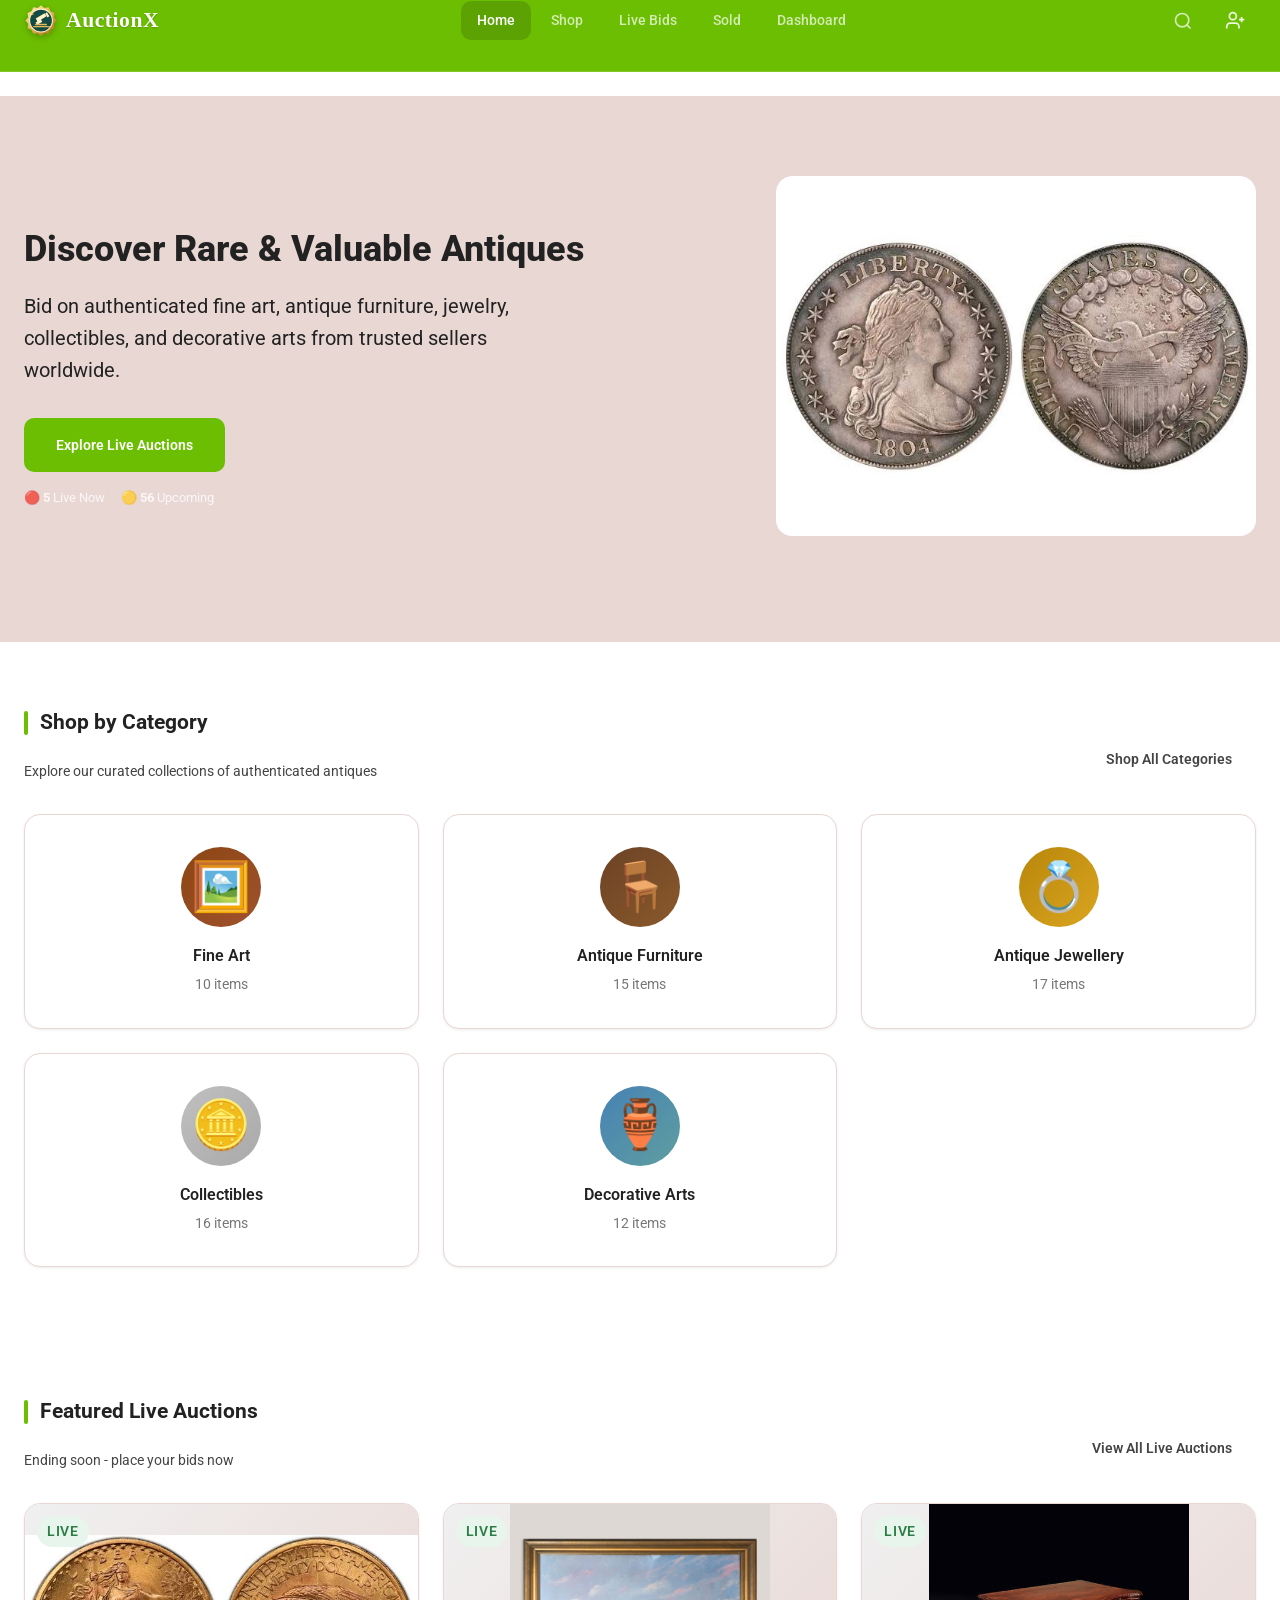
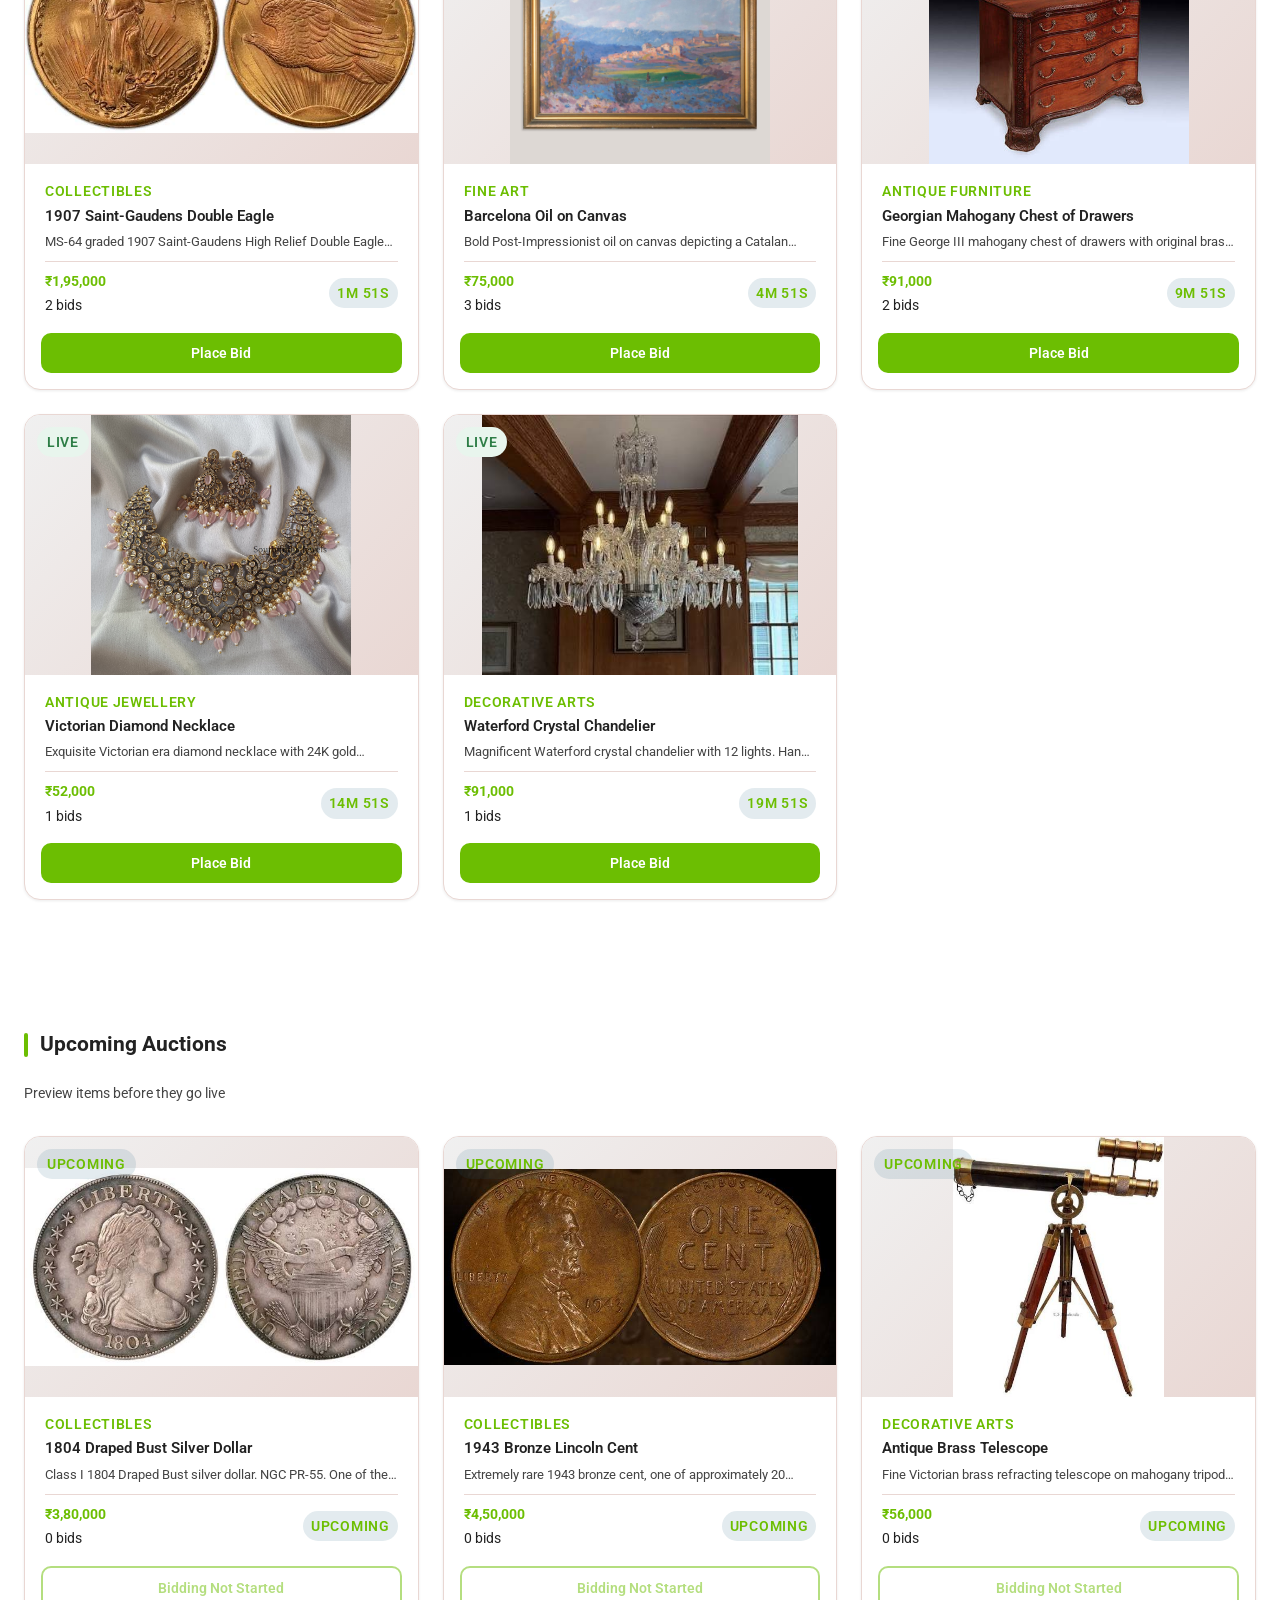
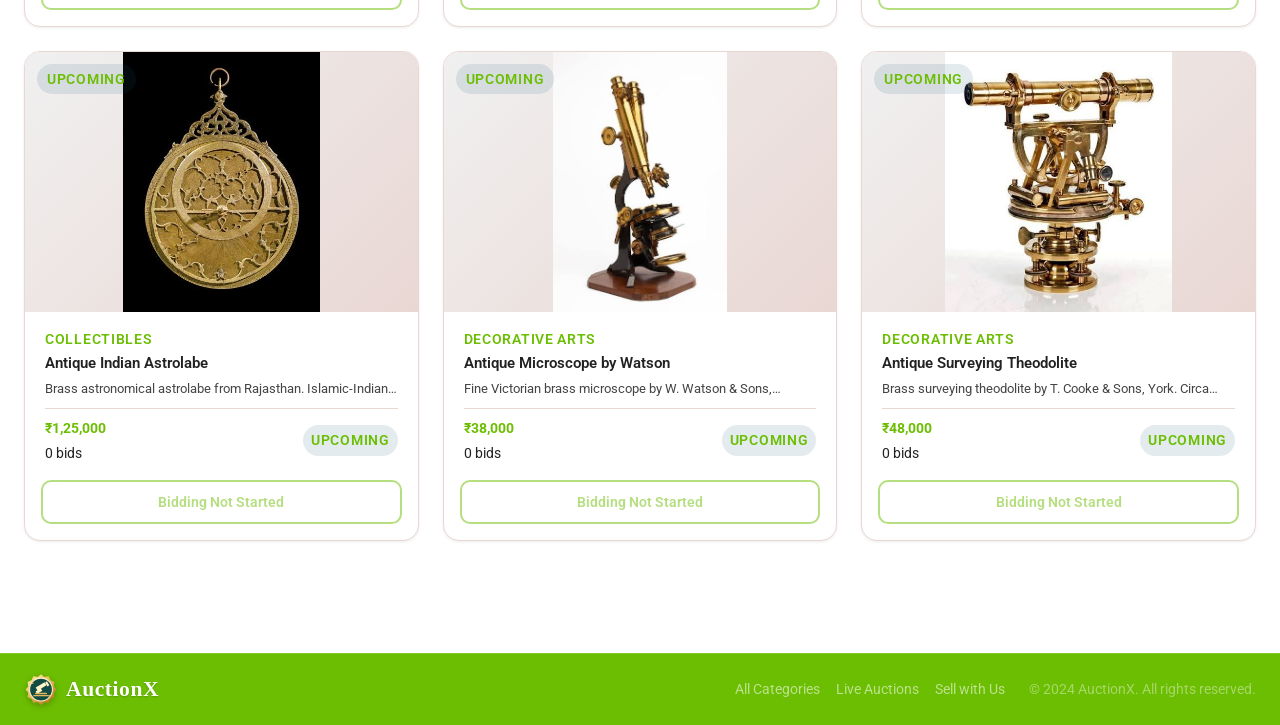
<file: add-product.html>
<!DOCTYPE html>
<html lang="en">
<head>
    <meta charset="UTF-8">
    <meta name="viewport" content="width=device-width, initial-scale=1.0">
    <meta name="description" content="Add New Product - List your antique for auction on AuctionX">
    <link rel="icon" type="image/svg+xml" href="data:image/svg+xml,<svg xmlns='http://www.w3.org/2000/svg' viewBox='0 0 32 32'><rect width='32' height='32' rx='8' fill='%231a5f7a'/><path d='M4 9L28 9L26 18H6L4 9Z' stroke='white' stroke-width='2.5' stroke-linejoin='round'/><line x1='11' y1='13.5' x2='21' y2='13.5' stroke='white' stroke-width='1' opacity='0.35'/><rect x='14' y='16' width='4' height='13' rx='1.5' stroke='white' stroke-width='2.5'/></svg>">
    <title>Add Product - AuctionX</title>

    <link rel="stylesheet" href="assets/css/main.css">
</head>
<body>
    <div id="app">
        <header class="header" id="header" role="banner">
            <div class="container">
                <div class="header-inner flex justify-between items-center">
                    <a href="index.html" class="logo flex items-center gap-8" aria-label="AuctionX Home">
                        
                        <svg width="28" height="28" viewBox="0 0 32 32" fill="none" aria-hidden="true"><path d="M4 9L28 9L26 18H6L4 9Z" stroke="currentColor" stroke-width="2.5" stroke-linejoin="round"/><line x1="11" y1="13.5" x2="21" y2="13.5" stroke="currentColor" stroke-width="1" opacity="0.35"/><rect x="14" y="16" width="4" height="13" rx="1.5" stroke="currentColor" stroke-width="2.5"/></svg>
                                <span class="logo-text font-bold text-xl">AuctionX</span>
                    </a>

                    <nav class="nav-main flex items-center gap-8" id="navMain" role="navigation" aria-label="Main navigation">
                        <a href="index.html" class="nav-link">Home</a>
                        <a href="categories.html" class="nav-link">Shop</a>
                        <a href="live-bids.html" class="nav-link">Live Bids</a>
                        <a href="sold.html" class="nav-link">Sold</a>
                        <a href="dashboard.html" class="nav-link">Dashboard</a>
                        
                    </nav>

                    <div class="header-actions flex items-center gap-12" id="headerActions">
                        <button class="btn btn-ghost btn-icon header-search-btn" id="searchToggle" aria-label="Search" aria-expanded="false">
                            <svg width="20" height="20" viewBox="0 0 24 24" fill="none" stroke="currentColor" stroke-width="2" aria-hidden="true">
                                <circle cx="11" cy="11" r="8"/>
                                <path d="M21 21l-4.35-4.35"/>
                            </svg>
                        </button>



                                                <div class="user-menu hidden" id="userMenu">
                            <button class="btn btn-ghost user-menu-btn" id="userMenuBtn" aria-expanded="false" aria-haspopup="true" aria-label="User menu">
                                <div class="user-avatar" id="userAvatar">A</div>
                                <span class="user-first-name" id="userName">Account</span>
                                <svg width="16" height="16" viewBox="0 0 24 24" fill="none" stroke="currentColor" stroke-width="2" aria-hidden="true">
                                    <path d="M6 9l6 6 6-6"/>
                                </svg>
                            </button>
                            <div class="user-dropdown" id="userDropdown" role="menu" aria-hidden="true">
                                <div class="dropdown-header">
                                    <div class="dropdown-avatar" id="dropdownAvatar">
                                        <svg width="24" height="24" viewBox="0 0 24 24" fill="none" stroke="currentColor" stroke-width="2" aria-hidden="true"><path d="M20 21v-2a4 4 0 0 0-4-4H8a4 4 0 0 0-4 4v2"/><circle cx="12" cy="7" r="4"/></svg>
                                    </div>
                                    <div>
                                        <p class="dropdown-name" id="dropdownName"></p>
                                        <p class="dropdown-role" id="dropdownRole"></p>
                                    </div>
                                </div>
                                <div class="dropdown-divider"></div>
                                <a href="dashboard.html" class="dropdown-item" role="menuitem" id="dashboardLink">
                                    <svg width="18" height="18" viewBox="0 0 24 24" fill="none" stroke="currentColor" stroke-width="2" aria-hidden="true">
                                        <rect x="3" y="3" width="7" height="7" rx="1"/><rect x="14" y="3" width="7" height="7" rx="1"/><rect x="3" y="14" width="7" height="7" rx="1"/><rect x="14" y="14" width="7" height="7" rx="1"/>
                                    </svg>
                                    View Dashboard
                                </a>
                                <a href="login.html" class="dropdown-item" role="menuitem" id="addAccountLink">
                                    <svg width="18" height="18" viewBox="0 0 24 24" fill="none" stroke="currentColor" stroke-width="2" aria-hidden="true">
                                        <path d="M16 21v-2a4 4 0 0 0-4-4H5a4 4 0 0 0-4 4v2"/><circle cx="8.5" cy="7" r="4"/><line x1="20" y1="8" x2="20" y2="14"/><line x1="23" y1="11" x2="17" y2="11"/>
                                    </svg>
                                    Add Another Account
                                </a>
                                <button class="dropdown-item" role="menuitem" id="manageAccountsBtn">
                                    <svg width="18" height="18" viewBox="0 0 24 24" fill="none" stroke="currentColor" stroke-width="2" aria-hidden="true">
                                        <polyline points="17 1 21 5 17 9"/><path d="M3 11V9a4 4 0 0 1 4-4h14"/><polyline points="7 23 3 19 7 15"/><path d="M21 13v2a4 4 0 0 1-4 4H3"/>
                                    </svg>
                                    Manage Accounts
                                </button>
                                <div class="dropdown-divider"></div>
                                <button class="dropdown-item dropdown-item-danger" role="menuitem" id="logoutBtn">
                                    <svg width="18" height="18" viewBox="0 0 24 24" fill="none" stroke="currentColor" stroke-width="2" aria-hidden="true">
                                        <path d="M9 21H5a2 2 0 0 1-2-2V5a2 2 0 0 1 2-2h4"/><polyline points="16 17 21 12 16 7"/><line x1="21" y1="12" x2="9" y2="12"/>
                                    </svg>
                                    Logout
                                </button>
                            </div>
                            <div class="user-dropdown accounts-panel" id="accountsPanel" role="menu" aria-hidden="true">
                                <div class="dropdown-header">
                                    <button class="btn btn-ghost accounts-back-btn" id="accountsBackBtn" aria-label="Back to menu">
                                        <svg width="18" height="18" viewBox="0 0 24 24" fill="none" stroke="currentColor" stroke-width="2"><path d="M19 12H5M12 19l-7-7 7-7"/></svg>
                                        Back
                                    </button>
                                    <span class="accounts-panel-title">Switch Account</span>
                                </div>
                                <div class="accounts-list" id="accountsList"></div>
                                <div class="dropdown-divider"></div>
                                <a href="login.html" class="dropdown-item" role="menuitem">
                                    <svg width="18" height="18" viewBox="0 0 24 24" fill="none" stroke="currentColor" stroke-width="2" aria-hidden="true">
                                        <line x1="12" y1="5" x2="12" y2="19"/><line x1="5" y1="12" x2="19" y2="12"/>
                                    </svg>
                                    Add New Account
                                </a>
                            </div>
                        <div class="auth-buttons flex items-center gap-8" id="authButtons">
                            <a href="login.html" class="btn btn-ghost"><svg width="18" height="18" viewBox="0 0 24 24" fill="none" stroke="currentColor" stroke-width="2" aria-hidden="true"><path d="M20 21v-2a4 4 0 0 0-4-4H8a4 4 0 0 0-4 4v2"/><circle cx="12" cy="7" r="4"/></svg> Login</a>
                        </div>

                        <button class="mobile-menu-btn btn btn-ghost btn-icon" id="mobileMenuBtn" aria-label="Toggle menu" aria-expanded="false" aria-controls="mobileMenu">
                            <svg width="24" height="24" viewBox="0 0 24 24" fill="none" stroke="currentColor" stroke-width="2" aria-hidden="true">
                                <line x1="3" y1="12" x2="21" y2="12"/>
                                <line x1="3" y1="6" x2="21" y2="6"/>
                                <line x1="3" y1="18" x2="21" y2="18"/>
                            </svg>
                        </button>
                    </div>
                </div>

                <div class="search-overlay" id="searchOverlay" role="search" aria-hidden="true">
                    <div class="search-container">
                        <div class="search-input-wrapper">
                            <svg width="24" height="24" viewBox="0 0 24 24" fill="none" stroke="currentColor" stroke-width="2" aria-hidden="true">
                                <circle cx="11" cy="11" r="8"/>
                                <path d="M21 21l-4.35-4.35"/>
                            </svg>
                            <input type="search" class="search-input" placeholder="Search auctions, categories, sellers..." aria-label="Search" autocomplete="off">
                            <button class="search-close" aria-label="Close search">✕</button>
                        </div>
                        <div class="search-results" id="searchResults" role="listbox"></div>
                        <div class="search-suggestions" id="searchSuggestions">
                            <p class="search-hint">Popular: <span>Antique Jewelry</span>, <span>Vintage Watches</span>, <span>Art Paintings</span>, <span>Rare Coins</span></p>
                        </div>
                    </div>
                </div>

                <nav class="mobile-menu" id="mobileMenu" role="navigation" aria-label="Mobile menu" aria-hidden="true">
                    <div class="mobile-menu-header flex justify-between items-center">
                        <span class="font-semibold">Menu</span>
                        <button class="mobile-menu-close btn btn-ghost btn-icon" aria-label="Close menu">
                            <svg width="24" height="24" viewBox="0 0 24 24" fill="none" stroke="currentColor" stroke-width="2" aria-hidden="true">
                                <line x1="18" y1="6" x2="6" y2="18"/>
                                <line x1="6" y1="6" x2="18" y2="18"/>
                            </svg>
                        </button>
                    </div>
                    <ul class="mobile-nav-list" role="list">
                        <li><a href="index.html" class="mobile-nav-link">Home</a></li>
                        <li><a href="categories.html" class="mobile-nav-link">Shop</a></li>
                        <li><a href="live-bids.html" class="mobile-nav-link">Live Bids</a></li>
                        <li><a href="sold.html" class="mobile-nav-link">Sold</a></li>
                    </ul>
                    <div class="mobile-menu-divider"></div>
                    <div class="mobile-auth" id="mobileAuth">
                        <a href="login.html" class="btn btn-primary btn-block">Login</a>
                        </div>
                    <div class="mobile-user hidden" id="mobileUser">
                        <div class="mobile-user-info">
                            <div class="mobile-user-avatar" id="mobileUserAvatar"></div>
                            <div>
                                <p class="mobile-user-name" id="mobileUserName"></p>
                                <p class="mobile-user-role" id="mobileUserRole"></p>
                            </div>
                        </div>
                        <a href="profile.html" class="mobile-nav-link">My Profile</a>
                        <a href="dashboard.html" class="mobile-nav-link">Dashboard</a>
                        <a href="my-bids.html" class="mobile-nav-link">My Bids</a>
                        <a href="seller-dashboard.html" class="mobile-nav-link hidden" id="mobileSellerLink">Seller Dashboard</a>
                        <a href="admin-dashboard.html" class="mobile-nav-link hidden" id="mobileAdminLink">Admin Dashboard</a>
                        <button class="mobile-nav-link mobile-nav-link-danger w-full text-left" id="mobileLogoutBtn">Logout</button>
                    </div>
                </nav>
            </div>
        </header>

        <main id="main" role="main">
            <div class="container">
                <div class="page-header">
                    <h1 class="page-title">Add New Product</h1>
                    <p class="page-subtitle">List your antique item for auction</p>
                </div>

                <div class="grid form-grid">
                    <div class="product-form-container">
                        <div class="card">
                            <div class="card-header">
                                <h2 class="section-title mb-0">Product Details</h2>
                            </div>
                            <div class="card-body">
                                <form data-form="addProduct" id="addProductForm" novalidate>
                                    <div class="form-group">
                                        <label for="productCategory" class="form-label">Category <span class="text-error">*</span></label>
                                        <div class="select-wrapper">
                                            <select id="productCategory" name="category" class="form-input" required>
                                                <option value="">Select category</option>
                                                <option value="fine_art">🖼️ Fine Art</option>
                                                <option value="antique_furniture">🪑 Antique Furniture</option>
                                                <option value="antique_jewellery">💍 Antique Jewellery</option>
                                                <option value="collectibles">🪙 Collectibles</option>
                                                <option value="decorative_arts">🏺 Decorative Arts</option>
                                            </select>
                                        </div>
                                    </div>

                                    <div class="form-group">
                                        <label for="productName" class="form-label">Product Name <span class="text-error">*</span></label>
                                        <input type="text" id="productName" name="name" class="form-input" required placeholder="e.g., Victorian Diamond Necklace 1880" autocomplete="off" maxlength="100">
                                    </div>

                                    <div class="form-group">
                                        <label for="productDescription" class="form-label">Description <span class="text-error">*</span></label>
                                        <textarea id="productDescription" name="description" class="form-input" rows="6" required placeholder="Detailed description of the item including era, materials, condition, provenance, and any certificates of authenticity..."></textarea>
                                        <p class="form-help">Include era, materials, dimensions, condition, provenance, and certificates</p>
                                    </div>

                                    <div class="form-group">
                                        <label class="form-label">Product Images</label>
                                        <div class="image-upload-area" id="imageUploadArea">
                                            <input type="file" id="productImages" name="images" accept="image/*" multiple class="sr-only" aria-label="Upload product images">
                                            <div class="upload-placeholder">
                                                <svg width="48" height="48" viewBox="0 0 24 24" fill="none" stroke="currentColor" stroke-width="1.5" aria-hidden="true">
                                    <rect x="3" y="3" width="18" height="18" rx="2" ry="2"/>
                                    <circle cx="8.5" cy="8.5" r="1.5"/>
                                    <polyline points="21 15 16 10 5 21"/>
                                </svg>
                                                <p class="font-medium">Drag & drop images here</p>
                                                <p class="text-secondary text-sm">or click to browse</p>
                                                <button type="button" class="btn btn-outline btn-sm mt-16" id="browseImagesBtn">Browse Files</button>
                                            </div>
                                            <p class="form-help mt-16">Upload up to 10 images. First image will be used as the main thumbnail.</p>
                                        </div>
                                        <div class="image-previews flex flex-wrap gap-12 mt-16" id="imagePreviews"></div>
                                    </div>
                                </form>
                            </div>
                        </div>

                        <div class="card mt-24">
                            <div class="card-header">
                                <h2 class="section-title mb-0">Pricing & Bidding</h2>
                            </div>
                            <div class="card-body">
                                <form data-form="addProductPricing" id="pricingForm" novalidate>
                                    <div class="form-row">
                                        <div class="form-group">
                                            <label for="startingBid" class="form-label">Starting Bid (₹) <span class="text-error">*</span></label>
                                            <input type="number" id="startingBid" name="startingBid" class="form-input" required min="1000" step="1000" placeholder="50000" autocomplete="off">
                                        </div>
                                        <div class="form-group">
                                            <label for="minBidIncrement" class="form-label">Minimum Bid Increment (₹) <span class="text-error">*</span></label>
                                            <input type="number" id="minBidIncrement" name="minBidIncrement" class="form-input" required min="100" step="100" placeholder="1000" autocomplete="off">
                                        </div>
                                    </div>

                                    <div class="form-row">
                                        <div class="form-group">
                                            <label for="reservePrice" class="form-label">Reserve Price (₹) <span class="text-muted">(Optional)</span></label>
                                            <input type="number" id="reservePrice" name="reservePrice" class="form-input" min="1000" step="1000" placeholder="Minimum acceptable price" autocomplete="off">
                                            <p class="form-help">Item won't sell below this price. Leave empty for no reserve.</p>
                                        </div>
                                        <div class="form-group">
                                            <label for="buyNowPrice" class="form-label">Buy Now Price (₹) <span class="text-muted">(Optional)</span></label>
                                            <input type="number" id="buyNowPrice" name="buyNowPrice" class="form-input" min="1000" step="1000" placeholder="Instant purchase price" autocomplete="off">
                                            <p class="form-help">Allow immediate purchase at this price.</p>
                                        </div>
                                    </div>

                                    <div class="form-group">
                                        <label class="checkbox-wrapper">
                                            <input type="checkbox" name="autoExtend" id="autoExtend" checked>
                                            <span class="checkbox-custom"></span>
                                            Auto-extend bidding by 5 minutes if bid placed in final minute
                                        </label>
                                    </div>

                                    <div class="form-group">
                                        <label class="checkbox-wrapper">
                                            <input type="checkbox" name="allowOffers" id="allowOffers">
                                            <span class="checkbox-custom"></span>
                                            Allow buyers to make offers before auction starts
                                        </label>
                                    </div>
                                </form>
                            </div>
                        </div>

                        <div class="card mt-24">
                            <div class="card-header">
                                <h2 class="section-title mb-0">Additional Details</h2>
                            </div>
                            <div class="card-body">
                                <form data-form="addProductDetails" id="detailsForm" novalidate>
                                    <div class="form-row">
                                        <div class="form-group">
                                            <label for="era" class="form-label">Era / Period</label>
                                            <input type="text" id="era" name="era" class="form-input" placeholder="e.g., Victorian (1837-1901), Art Deco (1920s-1930s)" autocomplete="off">
                                        </div>
                                        <div class="form-group">
                                            <label for="materials" class="form-label">Materials</label>
                                            <input type="text" id="materials" name="materials" class="form-input" placeholder="e.g., 18K Gold, Diamonds, Platinum" autocomplete="off">
                                        </div>
                                    </div>

                                    <div class="form-row">
                                        <div class="form-group">
                                            <label for="dimensions" class="form-label">Dimensions</label>
                                            <input type="text" id="dimensions" name="dimensions" class="form-input" placeholder="e.g., 45cm length, 12g weight" autocomplete="off">
                                        </div>
                                        <div class="form-group">
                                            <label for="condition" class="form-label">Condition</label>
                                            <select id="condition" name="condition" class="form-input">
                                                <option value="">Select condition</option>
                                                <option value="mint">Mint - Perfect condition</option>
                                                <option value="excellent">Excellent - Minimal wear</option>
                                                <option value="very_good">Very Good - Minor wear</option>
                                                <option value="good">Good - Visible wear</option>
                                                <option value="fair">Fair - Significant wear</option>
                                                <option value="restored">Restored</option>
                                            </select>
                                        </div>
                                    </div>

                                    <div class="form-row">
                                        <div class="form-group">
                                            <label for="provenance" class="form-label">Provenance</label>
                                            <textarea id="provenance" name="provenance" class="form-input" rows="3" placeholder="History of ownership, previous auctions, documentation..."></textarea>
                                        </div>
                                        <div class="form-group">
                                            <label for="certificates" class="form-label">Certificates / Documentation</label>
                                            <textarea id="certificates" name="certificates" class="form-input" rows="3" placeholder="GIA, AGS, or other certification details..."></textarea>
                                        </div>
                                    </div>

                                    <div class="form-group">
                                        <label for="tags" class="form-label">Tags (comma separated)</label>
                                        <input type="text" id="tags" name="tags" class="form-input" placeholder="diamond, necklace, victorian, 18k, gold" autocomplete="off">
                                    </div>
                                </form>
                            </div>
                        </div>

                        <div class="flex gap-16 mt-32">
                            <button type="button" class="btn btn-outline btn-lg flex-1" onclick="App.navigate('seller-dashboard.html')">Cancel</button>
                            <button type="button" class="btn btn-primary btn-lg flex-1" id="submitProductBtn">
                                <span class="btn-text">List Product</span>
                                <span class="btn-loader" style="display: none;"><svg class="spinner" width="20" height="20" viewBox="0 0 24 24" fill="none" stroke="currentColor" stroke-width="2"><circle cx="12" cy="12" r="10" stroke-opacity="0.25"/><path d="M12 2a10 10 0 0 1 10 10" stroke-linecap="round"/></svg> Publishing...</span>
                            </button>
                        </div>
                    </div>

                    <aside class="listing-preview">
                        <div class="card sticky" style="top: 100px;">
                            <div class="card-header">
                                <h2 class="section-title mb-0">Listing Preview</h2>
                            </div>
                            <div class="card-body">
                                <div class="preview-card">
                                    <div class="preview-image" id="previewImage" style="aspect-ratio: 4/3; background: var(--background); display: flex; align-items: center; justify-content: center; border-radius: var(--radius-md); font-size: 4rem; margin-bottom: 16px; overflow: hidden;">
                                        💎
                                    </div>
                                    <span class="badge badge-info mb-12" id="previewCategory">Fine Art</span>
                                    <h3 class="font-bold text-lg mb-8" id="previewName">Product Name</h3>
                                    <p class="text-secondary text-sm mb-16" id="previewDescription">Product description preview...</p>
                                    <div class="preview-bid flex justify-between items-center mb-16">
                                        <div>
                                            <p class="text-sm text-secondary">Starting Bid</p>
                                            <p class="font-semibold text-lg text-primary" id="previewStartingBid">₹50,000</p>
                                        </div>
                                        <div>
                                            <p class="text-sm text-secondary">Min. Increment</p>
                                            <p class="font-semibold text-lg" id="previewIncrement">₹1,000</p>
                                        </div>
                                    </div>
                                    <div class="preview-meta text-xs text-muted space-y-2" id="previewMeta">
                                        <p>Seller: <span id="previewSeller">Your Name</span></p>
                                        <p>Era: <span id="previewEra">-</span></p>
                                        <p>Materials: <span id="previewMaterials">-</span></p>
                                        <p>Condition: <span id="previewCondition">-</span></p>
                                    </div>
                                </div>

                                <div class="alert alert-info mt-24">
                                    <svg width="16" height="16" viewBox="0 0 24 24" fill="none" stroke="currentColor" stroke-width="2" aria-hidden="true">
                                        <circle cx="12" cy="12" r="10"/>
                                        <line x1="12" y1="16" x2="12" y2="12"/>
                                        <line x1="12" y1="8" x2="12.01" y2="8"/>
                                    </svg>
                                    <div>
                                        <p class="font-medium">Listing Guidelines</p>
                                        <ul class="text-sm mt-8 space-y-4">
                                            <li>• Provide accurate descriptions and clear photos</li>
                                            <li>• Include all known flaws or restorations</li>
                                            <li>• Certificates increase buyer confidence</li>
                                            <li>• Admin will review before auction starts</li>
                                            <li>• 2% platform fee on final sale price</li>
                                        </ul>
                                    </div>
                                </div>
                            </div>
                        </div>
                    </aside>
                </div>
            </div>
        </main>

        <footer class="footer" role="contentinfo">
            <div class="container">
                <div class="footer-grid">
                    <div class="footer-brand">
                        <a href="index.html" class="logo flex items-center gap-8">
                            
                            <svg width="28" height="28" viewBox="0 0 32 32" fill="none" aria-hidden="true"><path d="M4 9L28 9L26 18H6L4 9Z" stroke="currentColor" stroke-width="2.5" stroke-linejoin="round"/><line x1="11" y1="13.5" x2="21" y2="13.5" stroke="currentColor" stroke-width="1" opacity="0.35"/><rect x="14" y="16" width="4" height="13" rx="1.5" stroke="currentColor" stroke-width="2.5"/></svg>
                                <span class="logo-text font-bold text-xl">AuctionX</span>
                        </a>
                        <p class="footer-tagline">Premium auction marketplace for rare and valuable collectibles.</p>
                        <div class="social-links flex gap-12">
                            <a href="#" class="social-link" aria-label="Twitter"><svg width="20" height="20" viewBox="0 0 24 24" fill="currentColor"><path d="M23 3a10.9 10.9 0 0 1-3.14 1.53 4.48 4.48 0 0 0-7.86 3v1A10.66 10.66 0 0 1 3 4s-4 9 5 13a11.64 11.64 0 0 1-7 2c9 5 20 0 20-11.5a4.5 4.5 0 0 0-.08-.83A7.72 7.72 0 0 0 23 3z"/></svg></a>
                            <a href="#" class="social-link" aria-label="LinkedIn"><svg width="20" height="20" viewBox="0 0 24 24" fill="currentColor"><path d="M16 8a6 6 0 0 1 6 6v7h-4v-7a2 2 0 0 0-2-2 2 2 0 0 0-2 2v7h-4v-7a6 6 0 0 1 6-6z"/><rect x="2" y="9" width="4" height="12"/><circle cx="4" cy="4" r="2"/></svg></a>
                            <a href="#" class="social-link" aria-label="Instagram"><svg width="20" height="20" viewBox="0 0 24 24" fill="none" stroke="currentColor" stroke-width="2"><rect x="2" y="2" width="20" height="20" rx="5"/><path d="M16 11.37A4 4 0 1 1 12.63 8 4 4 0 0 1 16 11.37z"/><line x1="17.5" y1="6.5" x2="17.51" y2="6.5"/></svg></a>
                        </div>
                    </div>
                    <nav class="footer-nav" aria-label="Footer navigation">
                        <div class="footer-col">
                            <h4 class="footer-title">Marketplace</h4>
                            <ul role="list">
                                <li><a href="categories.html">All Categories</a></li>
                                <li><a href="live-bids.html">Live Auctions</a></li>
                                <li><a href="seller-dashboard.html">Sell with Us</a></li>
                            </ul>
                        </div>
                    </nav>
                </div>
                <div class="footer-bottom">
                        <p>&copy; 2024 AuctionX. All rights reserved.</p>
                        <div class="social-links flex gap-12" style="justify-content: center; margin-top: 12px;">
                            <a href="https://www.instagram.com/_jeevitha_.28/" target="_blank" class="social-link" aria-label="Instagram" title="Follow on Instagram"><svg width="20" height="20" viewBox="0 0 24 24" fill="none" stroke="currentColor" stroke-width="2"><rect x="2" y="2" width="20" height="20" rx="5"/><path d="M16 11.37A4 4 0 1 1 12.63 8 4 4 0 0 1 16 11.37z"/><line x1="17.5" y1="6.5" x2="17.51" y2="6.5"/></svg></a>
                            <a href="https://www.linkedin.com/in/r-s-jeevitha-raja-7692642b3?utm_source=share_via&utm_content=profile&utm_medium=member_android" target="_blank" class="social-link" aria-label="LinkedIn" title="Connect on LinkedIn"><svg width="20" height="20" viewBox="0 0 24 24" fill="currentColor"><path d="M16 8a6 6 0 0 1 6 6v7h-4v-7a2 2 0 0 0-2-2 2 2 0 0 0-2 2v7h-4v-7a6 6 0 0 1 6-6z"/><rect x="2" y="9" width="4" height="12"/><circle cx="4" cy="4" r="2"/></svg></a>
                            <a href="https://github.com/jeevitha281103" target="_blank" class="social-link" aria-label="GitHub" title="View on GitHub"><svg width="20" height="20" viewBox="0 0 24 24" fill="currentColor"><path d="M12 0c-6.626 0-12 5.373-12 12 0 5.302 3.438 9.8 8.207 11.387.599.111.793-.261.793-.577v-2.234c-3.338.726-4.033-1.416-4.033-1.416-.546-1.387-1.333-1.756-1.333-1.756-1.089-.745.083-.729.083-.729 1.205.084 1.839 1.237 1.839 1.237 1.07 1.834 2.807 1.304 3.492.997.107-.775.418-1.305.762-1.604-2.665-.305-5.467-1.334-5.467-5.931 0-1.311.469-2.381 1.236-3.221-.124-.303-.535-1.524.117-3.176 0 0 1.008-.322 3.301 1.23.957-.266 1.983-.399 3.003-.404 1.02.005 2.047.138 3.006.404 2.291-1.552 3.297-1.23 3.297-1.23.653 1.653.242 2.874.118 3.176.77.84 1.235 1.911 1.235 3.221 0 4.609-2.807 5.624-5.479 5.921.43.372.823 1.102.823 2.222v3.293c0 .319.192.694.801.576 4.765-1.589 8.199-6.086 8.199-11.386 0-6.627-5.373-12-12-12z"/></svg></a>
                            <a href="mailto:jeevitharaja2811@gmail.com" class="social-link" aria-label="Email" title="Send Email"><svg width="20" height="20" viewBox="0 0 24 24" fill="none" stroke="currentColor" stroke-width="2"><path d="M4 4h16c1.1 0 2 .9 2 2v12c0 1.1-.9 2-2 2H4c-1.1 0-2-.9-2-2V6c0-1.1.9-2 2-2z"/><polyline points="22,6 12,13 2,6"/></svg></a>
                            <a href="https://t.me/@Jeevitha_28_11" target="_blank" class="social-link" aria-label="Telegram" title="Join on Telegram"><svg width="20" height="20" viewBox="0 0 24 24" fill="currentColor"><path d="M11.944 0A12 12 0 0 0 0 12a12 12 0 0 0 12 12 12 12 0 0 0 12-12A12 12 0 0 0 12 0a12 12 0 0 0-.056 0zm4.962 7.224c.1-.002.321.023.465.14a.506.506 0 0 1 .171.325c.016.093.036.306.02.472-.18 1.898-.962 6.502-1.36 8.627-.168.9-.499 1.201-.82 1.23-.696.065-1.225-.46-1.9-.902-1.056-.693-1.653-1.124-2.678-1.8-1.185-.78-.417-1.21.258-1.91.177-.184 3.247-2.977 3.307-3.23.007-.032.014-.15-.056-.212s-.174-.041-.249-.024c-.106.024-1.793 1.14-5.061 3.345-.48.33-.913.49-1.302.48-.428-.008-1.252-.241-1.865-.44-.752-.245-1.349-.374-1.297-.789.027-.216.325-.437.893-.663 3.498-1.524 5.83-2.529 6.998-3.014 3.332-1.386 4.025-1.627 4.476-1.635z"/></svg></a>
                        </div>
                        <p class="footer-disclaimer" style="margin-top: 12px;">AuctionX is a marketplace platform. All items sold by third-party sellers.</p>
                    </div>
            </div>
        </footer>

        <div class="modal-overlay" id="modalOverlay" role="dialog" aria-modal="true" aria-hidden="true" style="display: none;">
            <div class="modal" id="modal" role="document">
                <div class="modal-header flex justify-between items-center">
                    <h3 class="modal-title" id="modalTitle"></h3>
                    <button class="modal-close btn btn-ghost btn-icon" aria-label="Close modal">
                        <svg width="24" height="24" viewBox="0 0 24 24" fill="none" stroke="currentColor" stroke-width="2" aria-hidden="true">
                            <line x1="18" y1="6" x2="6" y2="18"/>
                            <line x1="6" y1="6" x2="18" y2="18"/>
                        </svg>
                    </button>
                </div>
                <div class="modal-body" id="ModalBody"></div>
                <div class="modal-footer" id="modalFooter"></div>
            </div>
        </div>

        <div class="toast-container" id="toastContainer" aria-live="polite" aria-label="Notifications"></div>
    </div>

    <script src="data/auction-data.js"></script>
    <script src="js/app.js"></script>
    <script>
        document.addEventListener('DOMContentLoaded', () => {
            if (!App.currentUser || (App.currentUser.role !== 'seller' && App.currentUser.role !== 'admin')) {
                App.showToast('Access Denied', 'Seller or admin account required', 'error');
                App.navigate('index.html');
                return;
            }

            initForm();
            initImageUpload();
            initPreviewUpdate();
        });

        function initForm() {
            const form = document.getElementById('addProductForm');
            const pricingForm = document.getElementById('pricingForm');
            const detailsForm = document.getElementById('detailsForm');

            const allInputs = document.querySelectorAll('#addProductForm input[required], #addProductForm select[required], #addProductForm textarea[required], #pricingForm input[required], #pricingForm select[required]');

            allInputs.forEach(input => {
                input.addEventListener('blur', () => App.validateField(input));
                input.addEventListener('input', () => App.clearFieldError(input));
            });

            document.getElementById('submitProductBtn')?.addEventListener('click', submitProduct);
        }

        function initImageUpload() {
            const uploadArea = document.getElementById('imageUploadArea');
            const fileInput = document.getElementById('productImages');
            const browseBtn = document.getElementById('browseImagesBtn');
            const previews = document.getElementById('imagePreviews');
            const previewImage = document.getElementById('previewImage');

            let images = [];

            browseBtn?.addEventListener('click', () => fileInput.click());

            uploadArea?.addEventListener('click', (e) => {
                if (e.target === uploadArea || e.target.classList.contains('upload-placeholder')) {
                    fileInput.click();
                }
            });

            uploadArea?.addEventListener('dragover', (e) => {
                e.preventDefault();
                uploadArea.classList.add('drag-over');
            });

            uploadArea?.addEventListener('dragleave', () => {
                uploadArea.classList.remove('drag-over');
            });

            uploadArea?.addEventListener('drop', (e) => {
                e.preventDefault();
                uploadArea.classList.remove('drag-over');
                handleFiles(e.dataTransfer.files);
            });

            fileInput?.addEventListener('change', (e) => {
                handleFiles(e.target.files);
            });

            function handleFiles(files) {
                const fileArray = Array.from(files).filter(f => f.type.startsWith('image/'));

                fileArray.forEach(file => {
                    if (images.length >= 10) return;

                    const reader = new FileReader();
                    reader.onload = (e) => {
                        images.push({ file, dataUrl: e.target.result });
                        renderPreviews();
                    };
                    reader.readAsDataURL(file);
                });
            }

            function renderPreviews() {
                previews.innerHTML = images.map((img, index) => `
                    <div class="preview-item relative" style="width: 80px; height: 80px; border-radius: var(--radius-md); overflow: hidden; border: 2px solid var(--border);">
                        <img src="${img.dataUrl}" alt="Preview ${index + 1}" style="width: 100%; height: 100%; object-fit: contain;">
                        ${index === 0 ? '<span class="absolute top-2 left-2 badge badge-primary text-xs">Main</span>' : ''}
                        <button type="button" class="absolute top-2 right-2 btn btn-ghost btn-icon btn-sm" onclick="removeImage(${index})" aria-label="Remove image">
                            <svg width="14" height="14" viewBox="0 0 24 24" fill="none" stroke="currentColor" stroke-width="2"><line x1="18" y1="6" x2="6" y2="18"/><line x1="6" y1="6" x2="18" y2="18"/></svg>
                        </button>
                    </div>
                `).join('');

                if (images.length > 0) {
                    previewImage.innerHTML = `<img src="${images[0].dataUrl}" alt="Main preview" style="width: 100%; height: 100%; object-fit: contain;">`;
                } else {
                    previewImage.innerHTML = '💎';
                }
            }

            window.removeImage = (index) => {
                images.splice(index, 1);
                renderPreviews();
            };
        }

        function initPreviewUpdate() {
            const updatePreview = () => {
                document.getElementById('previewCategory').textContent = document.getElementById('productCategory').selectedOptions[0]?.text || 'Fine Art';
                document.getElementById('previewName').textContent = document.getElementById('productName').value || 'Product Name';
                document.getElementById('previewDescription').textContent = document.getElementById('productDescription').value?.substring(0, 100) + '...' || 'Product description preview...';
                document.getElementById('previewStartingBid').textContent = App.formatCurrency(parseFloat(document.getElementById('startingBid').value) || 0);
                document.getElementById('previewIncrement').textContent = App.formatCurrency(parseFloat(document.getElementById('minBidIncrement').value) || 0);
                document.getElementById('previewSeller').textContent = App.currentUser?.name || 'Your Name';
                document.getElementById('previewEra').textContent = document.getElementById('era').value || '-';
                document.getElementById('previewMaterials').textContent = document.getElementById('materials').value || '-';
                document.getElementById('previewCondition').textContent = document.getElementById('condition').selectedOptions[0]?.text || '-';
            };

            ['productCategory', 'productName', 'productDescription', 'startingBid', 'minBidIncrement', 'era', 'materials', 'condition'].forEach(id => {
                const el = document.getElementById(id);
                if (el) {
                    el.addEventListener('input', updatePreview);
                    el.addEventListener('change', updatePreview);
                }
            });

            updatePreview();
        }

        async function submitProduct() {
            const btn = document.getElementById('submitProductBtn');
            const btnText = btn.querySelector('.btn-text');
            const btnLoader = btn.querySelector('.btn-loader');

            const allInputs = document.querySelectorAll('#addProductForm input[required], #addProductForm select[required], #addProductForm textarea[required], #pricingForm input[required], #pricingForm select[required]');
            let valid = true;

            allInputs.forEach(input => {
                if (!App.validateField(input)) valid = false;
            });

            if (!valid) {
                App.showToast('Validation Error', 'Please fill all required fields correctly', 'error');
                return;
            }

            btn.disabled = true;
            btnText.style.display = 'none';
            btnLoader.style.display = 'inline-flex';

            const formData = new FormData(document.getElementById('addProductForm'));
            const pricingData = new FormData(document.getElementById('pricingForm'));
            const detailsData = new FormData(document.getElementById('detailsForm'));

            const productData = {
                category: formData.get('category'),
                name: formData.get('name'),
                description: formData.get('description'),
                startingBid: parseFloat(pricingData.get('startingBid')),
                minBidIncrement: parseFloat(pricingData.get('minBidIncrement')),
                reservePrice: pricingData.get('reservePrice') ? parseFloat(pricingData.get('reservePrice')) : null,
                buyNowPrice: pricingData.get('buyNowPrice') ? parseFloat(pricingData.get('buyNowPrice')) : null,
                autoExtend: pricingData.get('autoExtend') === 'on',
                allowOffers: pricingData.get('allowOffers') === 'on',
                era: detailsData.get('era'),
                materials: detailsData.get('materials'),
                dimensions: detailsData.get('dimensions'),
                condition: detailsData.get('condition'),
                provenance: detailsData.get('provenance'),
                certificates: detailsData.get('certificates'),
                tags: detailsData.get('tags')?.split(',').map(t => t.trim()).filter(t => t) || []
            };

            const product = createProduct(productData);

            btn.disabled = false;
            btnText.style.display = 'inline';
            btnLoader.style.display = 'none';

            if (product) {
                App.showToast('Success!', `${product.name} has been listed for auction`, 'success');
                setTimeout(() => App.navigate('seller-dashboard.html'), 1500);
            } else {
                App.showToast('Error', 'Failed to create product', 'error');
            }
        }
    </script>

    <style>
        .image-upload-area {
            border: 2px dashed var(--border);
            border-radius: var(--radius-lg);
            padding: 48px 24px;
            text-align: center;
            transition: var(--transition);
            cursor: pointer;
        }

        .image-upload-area:hover,
        .image-upload-area.drag-over {
            border-color: var(--primary);
            background: rgba(26, 95, 122, 0.05);
        }

        .upload-placeholder {
            color: var(--text-secondary);
        }

        .upload-placeholder svg {
            margin: 0 auto 16px;
            color: var(--text-muted);
        }

        .image-previews {
            display: flex;
            flex-wrap: wrap;
            gap: 12px;
        }

        .preview-item {
            position: relative;
        }

        .preview-item img {
            width: 100%;
            height: 100%;
            object-fit: contain;
        }

        @media (max-width: 1024px) {
            .grid {
                grid-template-columns: 1fr;
            }

            .listing-preview {
                position: static;
            }

            .listing-preview .card.sticky {
                position: static;
            }
        }

        @media (max-width: 768px) {
            .page-header {
                padding: 24px 0;
            }

            .flex.gap-16 {
                flex-direction: column;
            }

            .form-row {
                grid-template-columns: 1fr;
            }
        }
    </style>
</body>
</html>
</file>
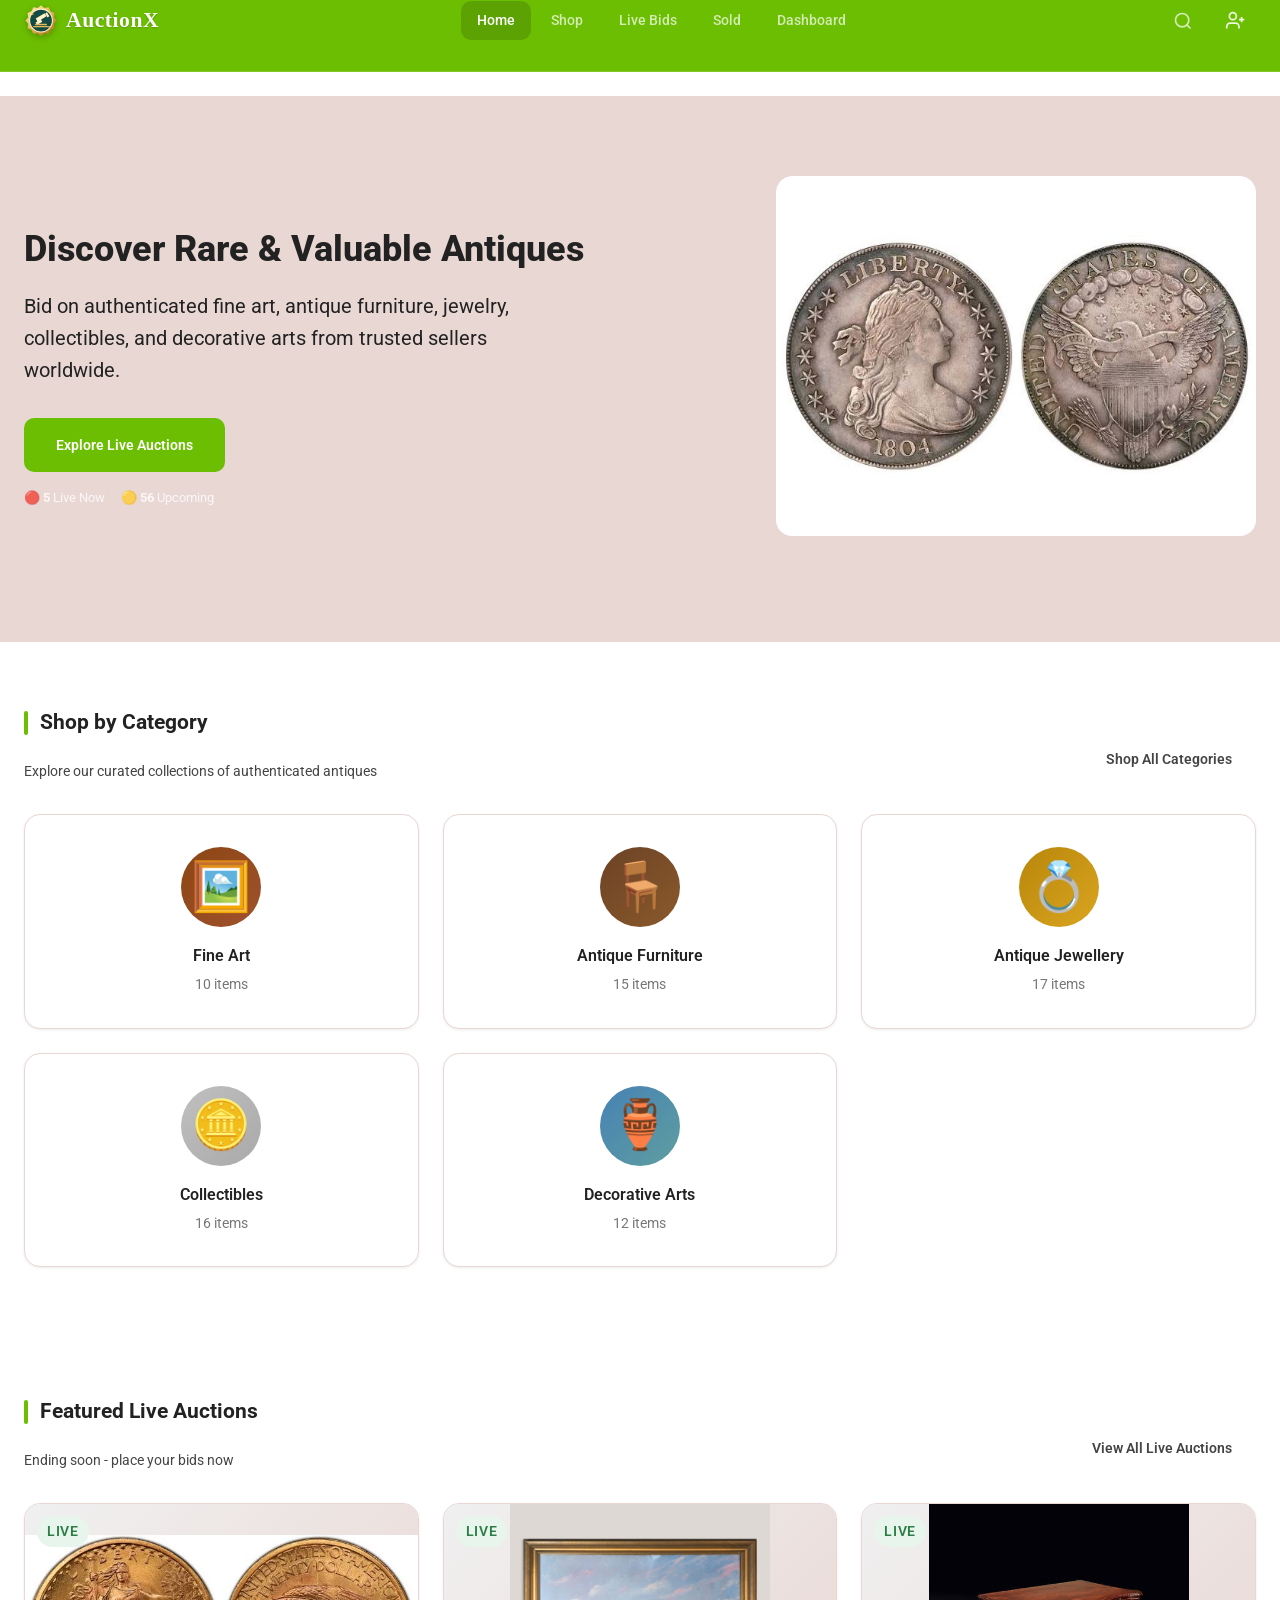
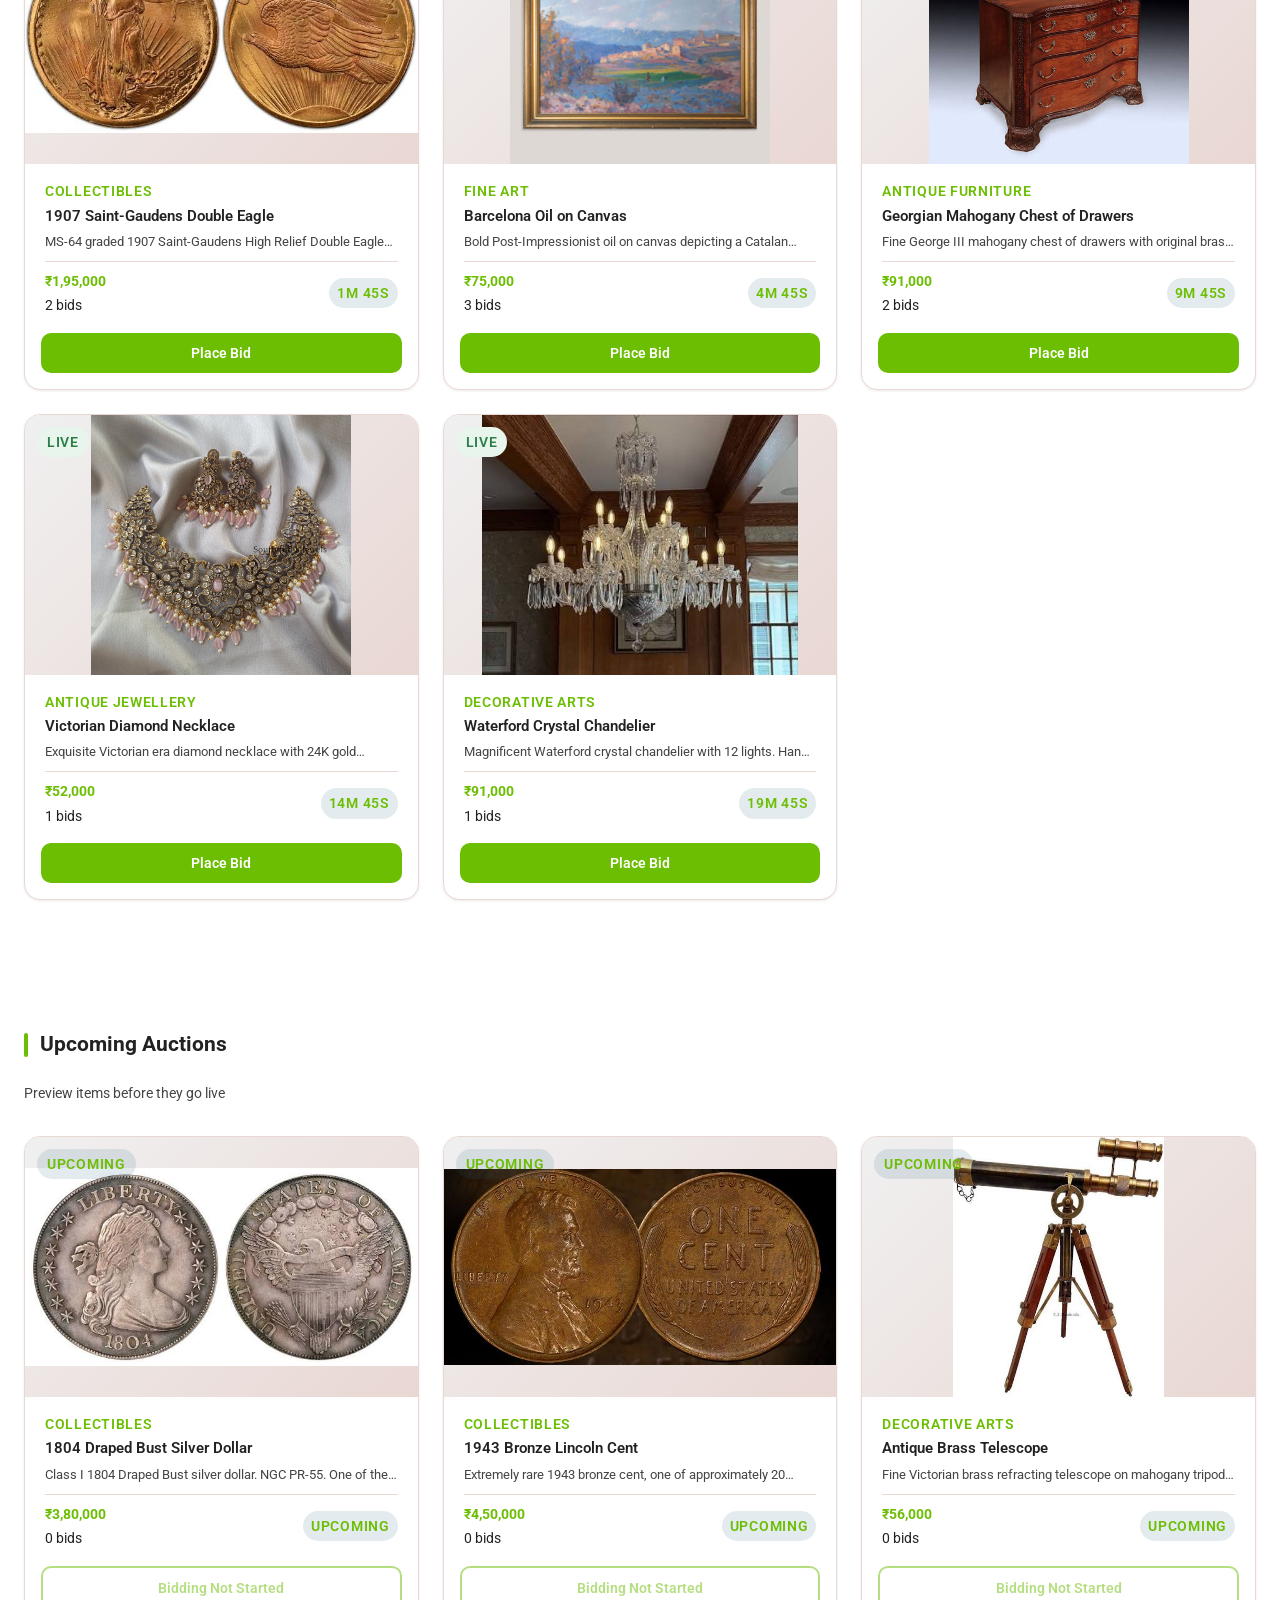
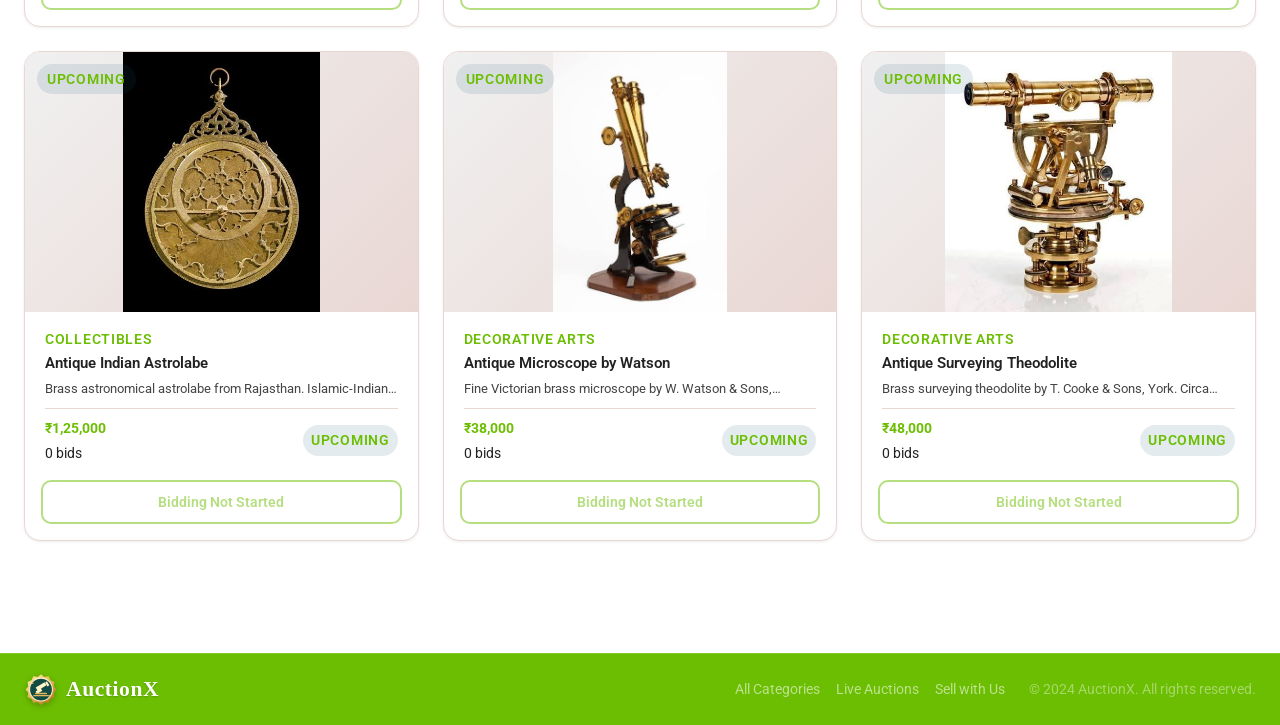
<file: admin-dashboard.html>
<!DOCTYPE html>
<html lang="en">
<head>
    <meta charset="UTF-8">
    <meta name="viewport" content="width=device-width, initial-scale=1.0">
    <meta name="description" content="Admin Dashboard - Manage users, products, and auctions on AuctionX">
    <link rel="icon" type="image/svg+xml" href="data:image/svg+xml,<svg xmlns='http://www.w3.org/2000/svg' viewBox='0 0 32 32'><rect width='32' height='32' rx='8' fill='%231a5f7a'/><path d='M4 9L28 9L26 18H6L4 9Z' stroke='white' stroke-width='2.5' stroke-linejoin='round'/><line x1='11' y1='13.5' x2='21' y2='13.5' stroke='white' stroke-width='1' opacity='0.35'/><rect x='14' y='16' width='4' height='13' rx='1.5' stroke='white' stroke-width='2.5'/></svg>">
    <title>Admin Dashboard - AuctionX</title>

    <link rel="stylesheet" href="assets/css/main.css">
</head>
<body>
    <div id="app">
        <header class="header" id="header" role="banner">
            <div class="container">
                <div class="header-inner flex justify-between items-center">
                    <a href="index.html" class="logo flex items-center gap-8" aria-label="AuctionX Home">
                        
                        <svg width="28" height="28" viewBox="0 0 32 32" fill="none" aria-hidden="true"><path d="M4 9L28 9L26 18H6L4 9Z" stroke="currentColor" stroke-width="2.5" stroke-linejoin="round"/><line x1="11" y1="13.5" x2="21" y2="13.5" stroke="currentColor" stroke-width="1" opacity="0.35"/><rect x="14" y="16" width="4" height="13" rx="1.5" stroke="currentColor" stroke-width="2.5"/></svg>
                                <span class="logo-text font-bold text-xl">AuctionX</span>
                    </a>

                    <nav class="nav-main flex items-center gap-8" id="navMain" role="navigation" aria-label="Main navigation">
                        <a href="index.html" class="nav-link">Home</a>
                        <a href="categories.html" class="nav-link">Shop</a>
                        <a href="live-bids.html" class="nav-link">Live Bids</a>
                        <a href="sold.html" class="nav-link">Sold</a>
                        <a href="dashboard.html" class="nav-link">Dashboard</a>
                        
                    </nav>

                    <div class="header-actions flex items-center gap-12" id="headerActions">
                        <button class="btn btn-ghost btn-icon header-search-btn" id="searchToggle" aria-label="Search" aria-expanded="false">
                            <svg width="20" height="20" viewBox="0 0 24 24" fill="none" stroke="currentColor" stroke-width="2" aria-hidden="true">
                                <circle cx="11" cy="11" r="8"/>
                                <path d="M21 21l-4.35-4.35"/>
                            </svg>
                        </button>

                                                <div class="user-menu hidden" id="userMenu">
                            <button class="btn btn-ghost user-menu-btn" id="userMenuBtn" aria-expanded="false" aria-haspopup="true" aria-label="User menu">
                                <div class="user-avatar" id="userAvatar">A</div>
                                <span class="user-first-name" id="userName">Account</span>
                                <svg width="16" height="16" viewBox="0 0 24 24" fill="none" stroke="currentColor" stroke-width="2" aria-hidden="true">
                                    <path d="M6 9l6 6 6-6"/>
                                </svg>
                            </button>
                            <div class="user-dropdown" id="userDropdown" role="menu" aria-hidden="true">
                                <div class="dropdown-header">
                                    <div class="dropdown-avatar" id="dropdownAvatar">
                                        <svg width="24" height="24" viewBox="0 0 24 24" fill="none" stroke="currentColor" stroke-width="2" aria-hidden="true"><path d="M20 21v-2a4 4 0 0 0-4-4H8a4 4 0 0 0-4 4v2"/><circle cx="12" cy="7" r="4"/></svg>
                                    </div>
                                    <div>
                                        <p class="dropdown-name" id="dropdownName"></p>
                                        <p class="dropdown-role" id="dropdownRole"></p>
                                    </div>
                                </div>
                                <div class="dropdown-divider"></div>
                                <a href="dashboard.html" class="dropdown-item" role="menuitem" id="dashboardLink">
                                    <svg width="18" height="18" viewBox="0 0 24 24" fill="none" stroke="currentColor" stroke-width="2" aria-hidden="true">
                                        <rect x="3" y="3" width="7" height="7" rx="1"/><rect x="14" y="3" width="7" height="7" rx="1"/><rect x="3" y="14" width="7" height="7" rx="1"/><rect x="14" y="14" width="7" height="7" rx="1"/>
                                    </svg>
                                    View Dashboard
                                </a>
                                <a href="login.html" class="dropdown-item" role="menuitem" id="addAccountLink">
                                    <svg width="18" height="18" viewBox="0 0 24 24" fill="none" stroke="currentColor" stroke-width="2" aria-hidden="true">
                                        <path d="M16 21v-2a4 4 0 0 0-4-4H5a4 4 0 0 0-4 4v2"/><circle cx="8.5" cy="7" r="4"/><line x1="20" y1="8" x2="20" y2="14"/><line x1="23" y1="11" x2="17" y2="11"/>
                                    </svg>
                                    Add Another Account
                                </a>
                                <button class="dropdown-item" role="menuitem" id="manageAccountsBtn">
                                    <svg width="18" height="18" viewBox="0 0 24 24" fill="none" stroke="currentColor" stroke-width="2" aria-hidden="true">
                                        <polyline points="17 1 21 5 17 9"/><path d="M3 11V9a4 4 0 0 1 4-4h14"/><polyline points="7 23 3 19 7 15"/><path d="M21 13v2a4 4 0 0 1-4 4H3"/>
                                    </svg>
                                    Manage Accounts
                                </button>
                                <div class="dropdown-divider"></div>
                                <button class="dropdown-item dropdown-item-danger" role="menuitem" id="logoutBtn">
                                    <svg width="18" height="18" viewBox="0 0 24 24" fill="none" stroke="currentColor" stroke-width="2" aria-hidden="true">
                                        <path d="M9 21H5a2 2 0 0 1-2-2V5a2 2 0 0 1 2-2h4"/><polyline points="16 17 21 12 16 7"/><line x1="21" y1="12" x2="9" y2="12"/>
                                    </svg>
                                    Logout
                                </button>
                            </div>
                            <div class="user-dropdown accounts-panel" id="accountsPanel" role="menu" aria-hidden="true">
                                <div class="dropdown-header">
                                    <button class="btn btn-ghost accounts-back-btn" id="accountsBackBtn" aria-label="Back to menu">
                                        <svg width="18" height="18" viewBox="0 0 24 24" fill="none" stroke="currentColor" stroke-width="2"><path d="M19 12H5M12 19l-7-7 7-7"/></svg>
                                        Back
                                    </button>
                                    <span class="accounts-panel-title">Switch Account</span>
                                </div>
                                <div class="accounts-list" id="accountsList"></div>
                                <div class="dropdown-divider"></div>
                                <a href="login.html" class="dropdown-item" role="menuitem">
                                    <svg width="18" height="18" viewBox="0 0 24 24" fill="none" stroke="currentColor" stroke-width="2" aria-hidden="true">
                                        <line x1="12" y1="5" x2="12" y2="19"/><line x1="5" y1="12" x2="19" y2="12"/>
                                    </svg>
                                    Add New Account
                                </a>
                            </div>
                        <div class="auth-buttons flex items-center gap-8" id="authButtons">
                            <a href="login.html" class="btn btn-ghost"><svg width="18" height="18" viewBox="0 0 24 24" fill="none" stroke="currentColor" stroke-width="2" aria-hidden="true"><path d="M20 21v-2a4 4 0 0 0-4-4H8a4 4 0 0 0-4 4v2"/><circle cx="12" cy="7" r="4"/></svg> Login</a>
                        </div>

                        <button class="mobile-menu-btn btn btn-ghost btn-icon" id="mobileMenuBtn" aria-label="Toggle menu" aria-expanded="false" aria-controls="mobileMenu">
                            <svg width="24" height="24" viewBox="0 0 24 24" fill="none" stroke="currentColor" stroke-width="2" aria-hidden="true">
                                <line x1="3" y1="12" x2="21" y2="12"/>
                                <line x1="3" y1="6" x2="21" y2="6"/>
                                <line x1="3" y1="18" x2="21" y2="18"/>
                            </svg>
                        </button>
                    </div>
                </div>

                <div class="search-overlay" id="searchOverlay" role="search" aria-hidden="true">
                    <div class="search-container">
                        <div class="search-input-wrapper">
                            <svg width="24" height="24" viewBox="0 0 24 24" fill="none" stroke="currentColor" stroke-width="2" aria-hidden="true">
                                <circle cx="11" cy="11" r="8"/>
                                <path d="M21 21l-4.35-4.35"/>
                            </svg>
                            <input type="search" class="search-input" placeholder="Search auctions, categories, sellers..." aria-label="Search" autocomplete="off">
                            <button class="search-close" aria-label="Close search">✕</button>
                        </div>
                        <div class="search-results" id="searchResults" role="listbox"></div>
                        <div class="search-suggestions" id="searchSuggestions">
                            <p class="search-hint">Popular: <span>Antique Jewelry</span>, <span>Vintage Watches</span>, <span>Art Paintings</span>, <span>Rare Coins</span></p>
                        </div>
                    </div>
                </div>

                <nav class="mobile-menu" id="mobileMenu" role="navigation" aria-label="Mobile menu" aria-hidden="true">
                    <div class="mobile-menu-header flex justify-between items-center">
                        <span class="font-semibold">Menu</span>
                        <button class="mobile-menu-close btn btn-ghost btn-icon" aria-label="Close menu">
                            <svg width="24" height="24" viewBox="0 0 24 24" fill="none" stroke="currentColor" stroke-width="2" aria-hidden="true">
                                <line x1="18" y1="6" x2="6" y2="18"/>
                                <line x1="6" y1="6" x2="18" y2="18"/>
                            </svg>
                        </button>
                    </div>
                    <ul class="mobile-nav-list" role="list">
                        <li><a href="index.html" class="mobile-nav-link">Home</a></li>
                        <li><a href="categories.html" class="mobile-nav-link">Shop</a></li>
                        <li><a href="live-bids.html" class="mobile-nav-link">Live Bids</a></li>
                        <li><a href="sold.html" class="mobile-nav-link">Sold</a></li>
                    </ul>
                    <div class="mobile-menu-divider"></div>
                    <div class="mobile-auth" id="mobileAuth">
                        <a href="login.html" class="btn btn-primary btn-block">Login</a>
                        </div>
                    <div class="mobile-user hidden" id="mobileUser">
                        <div class="mobile-user-info">
                            <div class="mobile-user-avatar" id="mobileUserAvatar"></div>
                            <div>
                                <p class="mobile-user-name" id="mobileUserName"></p>
                                <p class="mobile-user-role" id="mobileUserRole"></p>
                            </div>
                        </div>
                        <a href="profile.html" class="mobile-nav-link">My Profile</a>
                        <a href="dashboard.html" class="mobile-nav-link">Dashboard</a>
                        <a href="my-bids.html" class="mobile-nav-link">My Bids</a>
                        <a href="seller-dashboard.html" class="mobile-nav-link hidden" id="mobileSellerLink">Seller Dashboard</a>
                        <a href="admin-dashboard.html" class="mobile-nav-link hidden" id="mobileAdminLink">Admin Dashboard</a>
                        <button class="mobile-nav-link mobile-nav-link-danger w-full text-left" id="mobileLogoutBtn">Logout</button>
                    </div>
                </nav>
            </div>
        </header>

        <main id="main" role="main">
            <div class="container">
                <div class="page-header flex justify-between items-center flex-wrap gap-16">
                    <div>
                        <h1 class="page-title">Admin Dashboard</h1>
                        <p class="page-subtitle">Platform administration and monitoring</p>
                    </div>
                    <div class="flex gap-12">
                        <button class="btn btn-primary" id="refreshDataBtn">
                            <svg width="18" height="18" viewBox="0 0 24 24" fill="none" stroke="currentColor" stroke-width="2" aria-hidden="true">
                                <polyline points="23 4 23 10 17 10"/>
                                <path d="M20.49 15a9 9 0 1 1-2.12-9.36L23 10"/>
                            </svg>
                            Refresh Data
                        </button>
                    </div>
                </div>

                <div class="grid grid-4 mb-32" id="adminStats">
                    <div class="stat-card card text-center p-6">
                        <p class="text-3xl font-bold text-primary" id="statTotalUsers">0</p>
                        <p class="text-secondary text-sm">Total Users</p>
                    </div>
                    <div class="stat-card card text-center p-6">
                        <p class="text-3xl font-bold text-success" id="statTotalProducts">0</p>
                        <p class="text-secondary text-sm">Total Products</p>
                    </div>
                    <div class="stat-card card text-center p-6">
                        <p class="text-3xl font-bold text-warning" id="statActiveBids">0</p>
                        <p class="text-secondary text-sm">Active Bids</p>
                    </div>
                </div>

                <section class="card mb-32" id="usersSection">
                        <div class="card-header flex justify-between items-center">
                            <h2 class="section-title mb-0">User Management</h2>
                            <select class="form-input" id="userRoleFilter" style="width: auto; min-width: 160px;">
                                <option value="all">All Roles</option>
                                <option value="customer">Customers</option>
                                <option value="seller">Sellers</option>
                                <option value="admin">Admins</option>
                            </select>
                        </div>
                        <div class="card-body p-0">
                            <div class="table-container">
                                <table>
                                    <thead>
                                        <tr>
                                            <th>User</th>
                                            <th>Role</th>
                                            <th>Email</th>
                                            <th>Phone</th>
                                            <th>Joined</th>
                                            <th>Bids</th>
                                            <th>Purchases</th>
                                            <th>Sales</th>
                                            <th>Actions</th>
                                        </tr>
                                    </thead>
                                    <tbody id="usersTableBody">
                                        <tr>
                                            <td colspan="9" class="text-center py-16 text-secondary">Loading...</td>
                                        </tr>
                                    </tbody>
                                </table>
                            </div>
                        </div>
                    </section>

                    <section class="card mb-32" id="productsSection">
                        <div class="card-header flex justify-between items-center">
                            <h2 class="section-title mb-0">Product Management</h2>
                            <div class="flex gap-8">
                                <select class="form-input" id="productStatusFilter" style="width: auto; min-width: 140px;">
                                    <option value="all">All Status</option>
                                    <option value="pending">Pending</option>
                                    <option value="active">Active</option>
                                    <option value="sold">Sold</option>
                                    <option value="unsold">Unsold</option>
                                </select>
                                <select class="form-input" id="productCategoryFilter" style="width: auto; min-width: 180px;">
                                    <option value="all">All Categories</option>
                                    <option value="fine_art">Fine Art</option>
                                    <option value="antique_furniture">Antique Furniture</option>
                                    <option value="antique_jewellery">Antique Jewellery</option>
                                    <option value="collectibles">Collectibles</option>
                                    <option value="decorative_arts">Decorative Arts</option>
                                </select>
                            </div>
                        </div>
                        <div class="card-body p-0">
                            <div class="table-container">
                                <table>
                                    <thead>
                                        <tr>
                                            <th>Product</th>
                                            <th>Seller</th>
                                            <th>Category</th>
                                            <th>Starting Bid</th>
                                            <th>Current Bid</th>
                                            <th>Status</th>
                                            <th>Actions</th>
                                        </tr>
                                    </thead>
                                    <tbody id="productsTableBody">
                                        <tr>
                                            <td colspan="7" class="text-center py-16 text-secondary">Loading...</td>
                                        </tr>
                                    </tbody>
                                </table>
                            </div>
                        </div>
                    </section>

                <div class="grid admin-grid-2" style="margin-top: 32px;">
                    <section class="card" id="bidsSection">
                        <div class="card-header flex justify-between items-center">
                            <h2 class="section-title mb-0">Bidding Control</h2>
                        </div>
                        <div class="card-body p-0">
                            <div class="table-container">
                                <table>
                                    <thead>
                                        <tr>
                                            <th>Product</th>
                                            <th>Status</th>
                                            <th>Current Bid</th>
                                            <th>Highest Bidder</th>
                                            <th>Time Left</th>
                                            <th>Actions</th>
                                        </tr>
                                    </thead>
                                    <tbody id="bidsTableBody">
                                        <tr>
                                            <td colspan="6" class="text-center py-16 text-secondary">Loading...</td>
                                        </tr>
                                    </tbody>
                                </table>
                            </div>
                        </div>
                    </section>

                    <section class="card" id="paymentsSection">
                        <div class="card-header flex justify-between items-center">
                            <h2 class="section-title mb-0">Pending Payments</h2>
                        </div>
                        <div class="card-body p-0">
                            <div class="table-container">
                                <table>
                                    <thead>
                                        <tr>
                                            <th>Product</th>
                                            <th>Buyer</th>
                                            <th>Amount</th>
                                            <th>Due Date</th>
                                            <th>Status</th>
                                            <th>Actions</th>
                                        </tr>
                                    </thead>
                                    <tbody id="paymentsTableBody">
                                        <tr>
                                            <td colspan="6" class="text-center py-16 text-secondary">Loading...</td>
                                        </tr>
                                    </tbody>
                                </table>
                            </div>
                        </div>
                    </section>
                </div>

                <section class="card mt-32" id="activitySection">
                    <div class="card-header flex justify-between items-center">
                        <h2 class="section-title mb-0">Recent Admin Actions</h2>
                    </div>
                    <div class="card-body p-0">
                        <div class="table-container">
                            <table>
                                <thead>
                                    <tr>
                                        <th>Admin</th>
                                        <th>Action</th>
                                        <th>Product</th>
                                        <th>Timestamp</th>
                                    </tr>
                                </thead>
                                <tbody id="activityTableBody">
                                    <tr>
                                        <td colspan="4" class="text-center py-16 text-secondary">Loading...</td>
                                    </tr>
                                </tbody>
                            </table>
                        </div>
                    </div>
                </section>
            </div>
        </main>

        <footer class="footer" role="contentinfo">
            <div class="container">
                <div class="footer-grid">
                    <div class="footer-brand">
                        <a href="index.html" class="logo flex items-center gap-8">
                            
                            <svg width="28" height="28" viewBox="0 0 32 32" fill="none" aria-hidden="true"><path d="M4 9L28 9L26 18H6L4 9Z" stroke="currentColor" stroke-width="2.5" stroke-linejoin="round"/><line x1="11" y1="13.5" x2="21" y2="13.5" stroke="currentColor" stroke-width="1" opacity="0.35"/><rect x="14" y="16" width="4" height="13" rx="1.5" stroke="currentColor" stroke-width="2.5"/></svg>
                                <span class="logo-text font-bold text-xl">AuctionX</span>
                        </a>
                        <p class="footer-tagline">Premium auction marketplace for rare and valuable collectibles.</p>
                        <div class="social-links flex gap-12">
                            <a href="#" class="social-link" aria-label="Twitter"><svg width="20" height="20" viewBox="0 0 24 24" fill="currentColor"><path d="M23 3a10.9 10.9 0 0 1-3.14 1.53 4.48 4.48 0 0 0-7.86 3v1A10.66 10.66 0 0 1 3 4s-4 9 5 13a11.64 11.64 0 0 1-7 2c9 5 20 0 20-11.5a4.5 4.5 0 0 0-.08-.83A7.72 7.72 0 0 0 23 3z"/></svg></a>
                            <a href="#" class="social-link" aria-label="LinkedIn"><svg width="20" height="20" viewBox="0 0 24 24" fill="currentColor"><path d="M16 8a6 6 0 0 1 6 6v7h-4v-7a2 2 0 0 0-2-2 2 2 0 0 0-2 2v7h-4v-7a6 6 0 0 1 6-6z"/><rect x="2" y="9" width="4" height="12"/><circle cx="4" cy="4" r="2"/></svg></a>
                            <a href="#" class="social-link" aria-label="Instagram"><svg width="20" height="20" viewBox="0 0 24 24" fill="none" stroke="currentColor" stroke-width="2"><rect x="2" y="2" width="20" height="20" rx="5"/><path d="M16 11.37A4 4 0 1 1 12.63 8 4 4 0 0 1 16 11.37z"/><line x1="17.5" y1="6.5" x2="17.51" y2="6.5"/></svg></a>
                        </div>
                    </div>
                    <nav class="footer-nav" aria-label="Footer navigation">
                        <div class="footer-col">
                            <h4 class="footer-title">Marketplace</h4>
                            <ul role="list">
                                <li><a href="categories.html">All Categories</a></li>
                                <li><a href="live-bids.html">Live Auctions</a></li>
                                <li><a href="seller-dashboard.html">Sell with Us</a></li>
                            </ul>
                        </div>
                    </nav>
                </div>
                <div class="footer-bottom">
                        <p>&copy; 2024 AuctionX. All rights reserved.</p>
                        <div class="social-links flex gap-12" style="justify-content: center; margin-top: 12px;">
                            <a href="https://www.instagram.com/_jeevitha_.28/" target="_blank" class="social-link" aria-label="Instagram" title="Follow on Instagram"><svg width="20" height="20" viewBox="0 0 24 24" fill="none" stroke="currentColor" stroke-width="2"><rect x="2" y="2" width="20" height="20" rx="5"/><path d="M16 11.37A4 4 0 1 1 12.63 8 4 4 0 0 1 16 11.37z"/><line x1="17.5" y1="6.5" x2="17.51" y2="6.5"/></svg></a>
                            <a href="https://www.linkedin.com/in/r-s-jeevitha-raja-7692642b3?utm_source=share_via&utm_content=profile&utm_medium=member_android" target="_blank" class="social-link" aria-label="LinkedIn" title="Connect on LinkedIn"><svg width="20" height="20" viewBox="0 0 24 24" fill="currentColor"><path d="M16 8a6 6 0 0 1 6 6v7h-4v-7a2 2 0 0 0-2-2 2 2 0 0 0-2 2v7h-4v-7a6 6 0 0 1 6-6z"/><rect x="2" y="9" width="4" height="12"/><circle cx="4" cy="4" r="2"/></svg></a>
                            <a href="https://github.com/jeevitha281103" target="_blank" class="social-link" aria-label="GitHub" title="View on GitHub"><svg width="20" height="20" viewBox="0 0 24 24" fill="currentColor"><path d="M12 0c-6.626 0-12 5.373-12 12 0 5.302 3.438 9.8 8.207 11.387.599.111.793-.261.793-.577v-2.234c-3.338.726-4.033-1.416-4.033-1.416-.546-1.387-1.333-1.756-1.333-1.756-1.089-.745.083-.729.083-.729 1.205.084 1.839 1.237 1.839 1.237 1.07 1.834 2.807 1.304 3.492.997.107-.775.418-1.305.762-1.604-2.665-.305-5.467-1.334-5.467-5.931 0-1.311.469-2.381 1.236-3.221-.124-.303-.535-1.524.117-3.176 0 0 1.008-.322 3.301 1.23.957-.266 1.983-.399 3.003-.404 1.02.005 2.047.138 3.006.404 2.291-1.552 3.297-1.23 3.297-1.23.653 1.653.242 2.874.118 3.176.77.84 1.235 1.911 1.235 3.221 0 4.609-2.807 5.624-5.479 5.921.43.372.823 1.102.823 2.222v3.293c0 .319.192.694.801.576 4.765-1.589 8.199-6.086 8.199-11.386 0-6.627-5.373-12-12-12z"/></svg></a>
                            <a href="mailto:jeevitharaja2811@gmail.com" class="social-link" aria-label="Email" title="Send Email"><svg width="20" height="20" viewBox="0 0 24 24" fill="none" stroke="currentColor" stroke-width="2"><path d="M4 4h16c1.1 0 2 .9 2 2v12c0 1.1-.9 2-2 2H4c-1.1 0-2-.9-2-2V6c0-1.1.9-2 2-2z"/><polyline points="22,6 12,13 2,6"/></svg></a>
                            <a href="https://t.me/@Jeevitha_28_11" target="_blank" class="social-link" aria-label="Telegram" title="Join on Telegram"><svg width="20" height="20" viewBox="0 0 24 24" fill="currentColor"><path d="M11.944 0A12 12 0 0 0 0 12a12 12 0 0 0 12 12 12 12 0 0 0 12-12A12 12 0 0 0 12 0a12 12 0 0 0-.056 0zm4.962 7.224c.1-.002.321.023.465.14a.506.506 0 0 1 .171.325c.016.093.036.306.02.472-.18 1.898-.962 6.502-1.36 8.627-.168.9-.499 1.201-.82 1.23-.696.065-1.225-.46-1.9-.902-1.056-.693-1.653-1.124-2.678-1.8-1.185-.78-.417-1.21.258-1.91.177-.184 3.247-2.977 3.307-3.23.007-.032.014-.15-.056-.212s-.174-.041-.249-.024c-.106.024-1.793 1.14-5.061 3.345-.48.33-.913.49-1.302.48-.428-.008-1.252-.241-1.865-.44-.752-.245-1.349-.374-1.297-.789.027-.216.325-.437.893-.663 3.498-1.524 5.83-2.529 6.998-3.014 3.332-1.386 4.025-1.627 4.476-1.635z"/></svg></a>
                        </div>
                        <p class="footer-disclaimer" style="margin-top: 12px;">AuctionX is a marketplace platform. All items sold by third-party sellers.</p>
                    </div>
            </div>
        </footer>

        <div class="modal-overlay" id="modalOverlay" role="dialog" aria-modal="true" aria-hidden="true" style="display: none;">
            <div class="modal" id="modal" role="document">
                <div class="modal-header flex justify-between items-center">
                    <h3 class="modal-title" id="modalTitle"></h3>
                    <button class="modal-close btn btn-ghost btn-icon" aria-label="Close modal">
                        <svg width="24" height="24" viewBox="0 0 24 24" fill="none" stroke="currentColor" stroke-width="2" aria-hidden="true">
                            <line x1="18" y1="6" x2="6" y2="18"/>
                            <line x1="6" y1="6" x2="18" y2="18"/>
                        </svg>
                    </button>
                </div>
                <div class="modal-body" id="ModalBody"></div>
                <div class="modal-footer" id="modalFooter"></div>
            </div>
        </div>

        <div class="toast-container" id="toastContainer" aria-live="polite" aria-label="Notifications"></div>
    </div>

    <script src="data/auction-data.js"></script>
    <script src="js/app.js"></script>
    <script>
        document.addEventListener('DOMContentLoaded', () => {
            if (!App.currentUser || App.currentUser.role !== 'admin') {
                App.showToast('Access Denied', 'Admin account required', 'error');
                App.navigate('index.html');
                return;
            }

            loadAdminDashboard();
            initAdminFilters();
        });

        function loadAdminDashboard() {
            const users = AuctionData.users;
            const products = AuctionData.products;
            const payments = AuctionData.payments;
            const adminActions = AuctionData.adminActions;

            document.getElementById('statTotalUsers').textContent = users.filter(u => u.role !== 'admin').length;
            document.getElementById('statTotalProducts').textContent = products.length;
            document.getElementById('statActiveBids').textContent = products.filter(p => p.status === 'active').length;

            renderUsersTable(users);
            renderProductsTable(products);
            renderBidsTable(products);
            renderPaymentsTable(payments);
            renderActivityTable(adminActions);
        }

        function initAdminFilters() {
            document.getElementById('userRoleFilter')?.addEventListener('change', () => {
                renderUsersTable(AuctionData.users);
            });

            document.getElementById('productStatusFilter')?.addEventListener('change', () => {
                renderProductsTable(AuctionData.products);
            });

            document.getElementById('productCategoryFilter')?.addEventListener('change', () => {
                renderProductsTable(AuctionData.products);
            });

            document.getElementById('refreshDataBtn')?.addEventListener('click', () => {
                loadAdminDashboard();
                App.showToast('Refreshed', 'Data updated', 'success');
            });
        }

        function renderUsersTable(users) {
            const filter = document.getElementById('userRoleFilter')?.value || 'all';
            let filtered = users;

            if (filter !== 'all') {
                filtered = filtered.filter(u => u.role === filter);
            }

            filtered.sort((a, b) => new Date(b.createdAt) - new Date(a.createdAt));

            const tbody = document.getElementById('usersTableBody');
            tbody.innerHTML = filtered.map(user => `
                <tr>
                    <td>
                        <div class="flex items-center gap-12">
                            <div class="user-avatar" style="width: 36px; height: 36px; font-size: 0.875rem;">${user.name.charAt(0).toUpperCase()}</div>
                            <div>
                                <div class="font-medium">${App.escapeHtml(user.name)}</div>
                                <div class="text-sm text-secondary">${user.id}</div>
                            </div>
                        </div>
                    </td>
                    <td><span class="badge ${user.role === 'admin' ? 'badge-primary' : user.role === 'seller' ? 'badge-success' : 'badge-info'}">${user.role}</span></td>
                    <td class="text-secondary">${App.escapeHtml(user.email)}</td>
                    <td class="text-secondary">${App.escapeHtml(user.phone)}</td>
                    <td class="text-secondary">${App.formatDate(user.createdAt)}</td>
                    <td>${getUserBids(user.id).length}</td>
                    <td>${AuctionData.products.filter(p => p.highestBidderId === user.id && (p.status === 'sold' || p.status === 'sold_pending_payment')).length}</td>
                    <td>${AuctionData.products.filter(p => p.sellerId === user.id && (p.status === 'sold' || p.status === 'sold_pending_payment')).length}</td>
                    <td>
                        <div class="flex gap-8">
                            <button class="btn btn-ghost btn-sm view-user-btn" data-user-id="${user.id}">View</button>
                        </div>
                    </td>
                </tr>
            `).join('');

            tbody.querySelectorAll('.view-user-btn').forEach(btn => {
                btn.addEventListener('click', (e) => {
                    const user = getUserById(e.target.dataset.userId);
                    if (user) showUserModal(user);
                });
            });
        }

        function renderProductsTable(products) {
            const statusFilter = document.getElementById('productStatusFilter')?.value || 'all';
            const categoryFilter = document.getElementById('productCategoryFilter')?.value || 'all';

            let filtered = products;
            if (statusFilter !== 'all') filtered = filtered.filter(p => p.status === statusFilter);
            if (categoryFilter !== 'all') filtered = filtered.filter(p => p.category === categoryFilter);

            filtered.sort((a, b) => new Date(b.createdAt) - new Date(a.createdAt));

            const tbody = document.getElementById('productsTableBody');
            tbody.innerHTML = filtered.map(product => `
                <tr>
                    <td>
                        <a href="product.html?id=${product.id}" class="font-medium hover:text-primary">${App.escapeHtml(product.name)}</a>
                        <div class="text-sm text-secondary">${product.id}</div>
                    </td>
                    <td>${App.escapeHtml(product.sellerName)}</td>
                    <td><span class="badge badge-info">${App.getCategoryName(product.category)}</span></td>
                    <td>${App.formatCurrency(product.startingBid)}</td>
                    <td class="font-semibold ${product.highestBidder ? 'text-primary' : ''}">${App.formatCurrency(product.currentBid)}</td>
                    <td><span class="badge ${App.getStatusBadgeClass(product.status)}">${App.getStatusLabel(product.status)}</span></td>
                    <td>
                        <div class="flex gap-8">
                            <a href="product.html?id=${product.id}" class="btn btn-ghost btn-sm">View</a>
                            ${product.status === 'pending' ? `<button class="btn btn-primary btn-sm admin-start-bid" data-product-id="${product.id}">Start</button>` : ''}
                            ${product.status === 'active' ? `<button class="btn btn-warning btn-sm admin-end-bid" data-product-id="${product.id}">End</button>` : ''}
                            ${product.status === 'sold_pending_payment' ? (isPaymentTimedOut(product) ? `<button class="btn btn-outline btn-sm admin-restart-bid" data-product-id="${product.id}">Restart</button>` : `<span class="badge badge-warning">Payment Pending</span>`) : ''}
                            ${product.status === 'unsold' ? `<button class="btn btn-outline btn-sm admin-restart-bid" data-product-id="${product.id}">Restart</button>` : ''}
                        </div>
                    </td>
                </tr>
            `).join('');

            tbody.querySelectorAll('.admin-start-bid').forEach(btn => {
                btn.addEventListener('click', (e) => {
                    const pid = e.target.dataset.productId;
                    const duration = prompt('Bidding duration (minutes):', '5');
                    if (duration && !isNaN(duration) && duration > 0) {
                        const result = startBid(pid, parseInt(duration));
                        if (result.success) {
                            App.showToast('Success', 'Bidding started', 'success');
                            loadAdminDashboard();
                        } else App.showToast('Error', result.message, 'error');
                    }
                });
            });

            tbody.querySelectorAll('.admin-end-bid').forEach(btn => {
                btn.addEventListener('click', (e) => {
                    const pid = e.target.dataset.productId;
                    if (confirm('End bidding for this product?')) {
                        const result = endBid(pid);
                        if (result.success) {
                            App.showToast('Success', 'Bidding ended', 'success');
                            loadAdminDashboard();
                        } else App.showToast('Error', result.message, 'error');
                    }
                });
            });

            tbody.querySelectorAll('.admin-restart-bid').forEach(btn => {
                btn.addEventListener('click', (e) => {
                    const pid = e.target.dataset.productId;
                    if (confirm('Restart bidding? This resets all bids.')) {
                        const result = restartBid(pid);
                        if (result.success) {
                            App.showToast('Success', 'Bidding restarted', 'success');
                            loadAdminDashboard();
                        } else App.showToast('Error', result.message, 'error');
                    }
                });
            });
        }

        function renderBidsTable(products) {
            const activeProducts = products.filter(p => p.status === 'active');
            const tbody = document.getElementById('bidsTableBody');

            if (activeProducts.length === 0) {
                tbody.innerHTML = '<tr><td colspan="6" class="text-center py-16 text-secondary">No active bids</td></tr>';
                return;
            }

            tbody.innerHTML = activeProducts.map(product => `
                <tr>
                    <td>
                        <a href="product.html?id=${product.id}" class="font-medium hover:text-primary">${App.escapeHtml(product.name)}</a>
                    </td>
                    <td><span class="badge badge-pulse badge-success">Live</span></td>
                    <td class="font-semibold text-primary">${App.formatCurrency(product.currentBid)}</td>
                    <td>${product.highestBidder || 'No bids'}</td>
                    <td class="bid-timer">${App.getTimeRemaining(product.endTime)}</td>
                    <td>
                        <button class="btn btn-warning btn-sm admin-end-bid" data-product-id="${product.id}">End Bid</button>
                    </td>
                </tr>
            `).join('');

            tbody.querySelectorAll('.admin-end-bid').forEach(btn => {
                btn.addEventListener('click', (e) => {
                    const pid = e.target.dataset.productId;
                    if (confirm('End this auction?')) {
                        const result = endBid(pid);
                        if (result.success) {
                            App.showToast('Success', 'Auction ended', 'success');
                            loadAdminDashboard();
                        } else App.showToast('Error', result.message, 'error');
                    }
                });
            });
        }

        function renderPaymentsTable(payments) {
            const pendingPayments = payments.filter(p => p.status === 'pending');
            const tbody = document.getElementById('paymentsTableBody');

            if (pendingPayments.length === 0) {
                tbody.innerHTML = '<tr><td colspan="6" class="text-center py-16 text-secondary">No pending payments</td></tr>';
                return;
            }

            tbody.innerHTML = pendingPayments.map(payment => {
                const product = getProductById(payment.productId);
                const buyer = getUserById(payment.buyerId);
                const isOverdue = new Date(payment.dueDate) < new Date();

                return `
                    <tr class="${isOverdue ? 'text-error' : ''}">
                        <td>
                            <a href="product.html?id=${product?.id}" class="font-medium hover:text-primary">${product?.name || 'Unknown'}</a>
                        </td>
                        <td>${buyer?.name || 'Unknown'}</td>
                        <td class="font-semibold">${App.formatCurrency(payment.amount)}</td>
                        <td>${App.formatDate(payment.dueDate)} ${isOverdue ? '<span class="badge badge-error">Overdue</span>' : ''}</td>
                        <td><span class="badge badge-warning">Pending</span></td>
                        <td>
                            <button class="btn btn-danger btn-sm admin-restart-payment" data-payment-id="${payment.id}">Restart Bid</button>
                        </td>
                    </tr>
                `;
            }).join('');

            tbody.querySelectorAll('.admin-restart-payment').forEach(btn => {
                btn.addEventListener('click', (e) => {
                    const paymentId = e.target.dataset.paymentId;
                    const payment = AuctionData.payments.find(p => p.id === paymentId);
                    if (payment && confirm(`Restart bidding for ${getProductById(payment.productId)?.name}? Payment was not received.`)) {
                        const result = restartBid(payment.productId);
                        if (result.success) {
                            App.showToast('Success', 'Bidding restarted', 'success');
                            loadAdminDashboard();
                        } else App.showToast('Error', result.message, 'error');
                    }
                });
            });
        }

        function renderActivityTable(actions) {
            const tbody = document.getElementById('activityTableBody');
            const recentActions = actions.slice(-20).reverse();

            tbody.innerHTML = recentActions.map(action => {
                const admin = getUserById(action.adminId);
                const product = getProductById(action.productId);
                const actionLabels = {
                    start_bid: 'Started Bidding',
                    end_bid: 'Ended Bidding',
                    restart_bid: 'Restarted Bidding',
                    payment_received: 'Payment Received'
                };

                return `
                    <tr>
                        <td>${admin?.name || 'System'}</td>
                        <td><span class="badge badge-info">${actionLabels[action.type] || action.type}</span></td>
                        <td>${product?.name || action.productId}</td>
                        <td class="text-secondary">${App.formatDateTime(action.timestamp)}</td>
                    </tr>
                `;
            }).join('');
        }

        function showUserModal(user) {
            App.openModal(
                `User: ${user.name}`,
                `
                    <div class="grid grid-2 gap-16">
                        <div class="form-group">
                            <label class="form-label">User ID</label>
                            <div class="form-input" style="background: var(--background);">${user.id}</div>
                        </div>
                        <div class="form-group">
                            <label class="form-label">Role</label>
                            <div class="form-input" style="background: var(--background);">
                                <span class="badge ${user.role === 'admin' ? 'badge-primary' : user.role === 'seller' ? 'badge-success' : 'badge-info'}">${user.role}</span>
                            </div>
                        </div>
                        <div class="form-group">
                            <label class="form-label">Name</label>
                            <div class="form-input" style="background: var(--background);">${App.escapeHtml(user.name)}</div>
                        </div>
                        <div class="form-group">
                            <label class="form-label">Email</label>
                            <div class="form-input" style="background: var(--background);">${App.escapeHtml(user.email)}</div>
                        </div>
                        <div class="form-group">
                            <label class="form-label">Phone</label>
                            <div class="form-input" style="background: var(--background);">${App.escapeHtml(user.phone)}</div>
                        </div>
                        <div class="form-group">
                            <label class="form-label">Joined</label>
                            <div class="form-input" style="background: var(--background);">${App.formatDate(user.createdAt)}</div>
                        </div>
                        <div class="form-group">
                            <label class="form-label">Total Bids</label>
                            <div class="form-input" style="background: var(--background);">${getUserBids(user.id).length}</div>
                        </div>
                        <div class="form-group">
                            <label class="form-label">Purchases</label>
                            <div class="form-input" style="background: var(--background);">${AuctionData.products.filter(p => p.highestBidderId === user.id && (p.status === 'sold' || p.status === 'sold_pending_payment')).length}</div>
                        </div>
                        <div class="form-group">
                            <label class="form-label">Sales</label>
                            <div class="form-input" style="background: var(--background);">${AuctionData.products.filter(p => p.sellerId === user.id && (p.status === 'sold' || p.status === 'sold_pending_payment')).length}</div>
                        </div>
                    </div>

                    ${(() => {
                        const userPurchases = AuctionData.products.filter(p => p.highestBidderId === user.id && (p.status === 'sold' || p.status === 'sold_pending_payment'));
                        if (userPurchases.length > 0) {
                            return `
                        <h4 class="font-semibold mt-24 mb-16">Recent Purchases</h4>
                        <div class="table-container" style="max-height: 200px;">
                            <table>
                                <thead><tr><th>Product</th><th>Price</th><th>Status</th></tr></thead>
                                <tbody>
                                    ${userPurchases.slice(-5).map(p => `
                                        <tr>
                                            <td>${App.escapeHtml(p.name)}</td>
                                            <td>${App.formatCurrency(p.currentBid)}</td>
                                            <td><span class="badge ${p.status === 'sold' ? 'badge-success' : 'badge-warning'}">${p.status === 'sold' ? 'Paid' : 'Payment Pending'}</span></td>
                                        </tr>
                                    `).join('')}
                                </tbody>
                            </table>
                        </div>`;
                        }
                        return '';
                    })()}

                    ${(() => {
                        const userSales = AuctionData.products.filter(p => p.sellerId === user.id && (p.status === 'sold' || p.status === 'sold_pending_payment'));
                        if (userSales.length > 0) {
                            return `
                        <h4 class="font-semibold mt-24 mb-16">Recent Sales</h4>
                        <div class="table-container" style="max-height: 200px;">
                            <table>
                                <thead><tr><th>Product</th><th>Buyer</th><th>Price</th><th>Status</th></tr></thead>
                                <tbody>
                                    ${userSales.slice(-5).map(p => `
                                        <tr>
                                            <td>${App.escapeHtml(p.name)}</td>
                                            <td>${App.escapeHtml(p.highestBidder || 'N/A')}</td>
                                            <td>${App.formatCurrency(p.currentBid)}</td>
                                            <td><span class="badge ${p.status === 'sold' ? 'badge-success' : 'badge-warning'}">${p.status === 'sold' ? 'Paid' : 'Payment Pending'}</span></td>
                                        </tr>
                                    `).join('')}
                                </tbody>
                            </table>
                        </div>`;
                        }
                        return '';
                    })()}
                `,
                `<button type="button" class="btn btn-primary" onclick="App.closeModal()">Close</button>`
            );
        }
    </script>
</body>
</html>
</file>
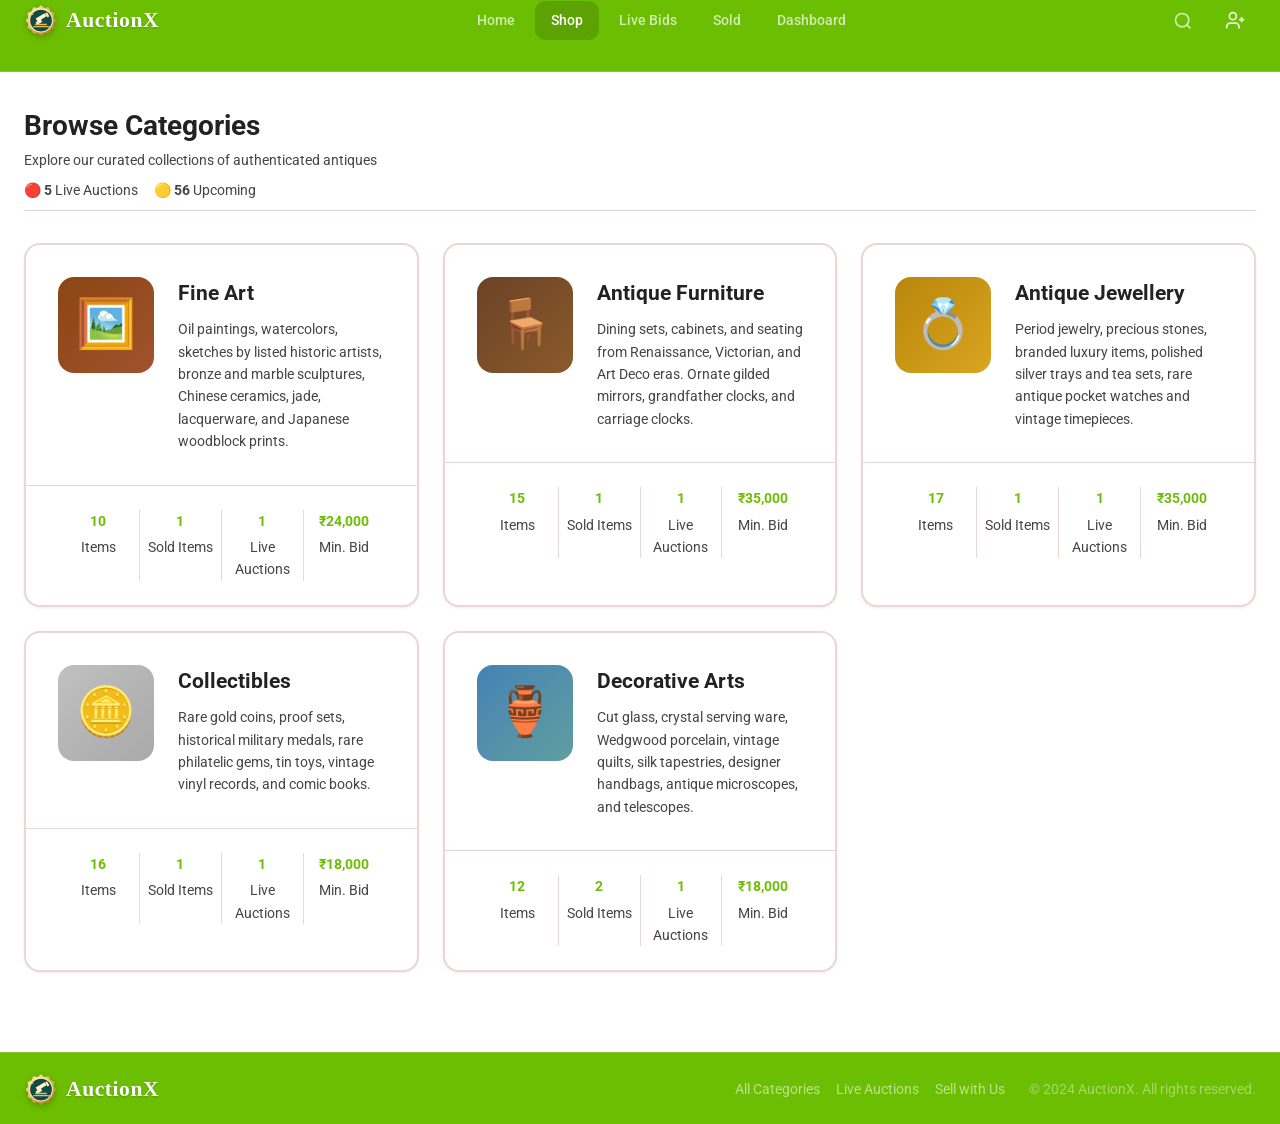
<file: categories.html>
<!DOCTYPE html>
<html lang="en">
<head>
    <meta charset="UTF-8">
    <meta name="viewport" content="width=device-width, initial-scale=1.0">
    <meta name="description" content="Browse all categories on AuctionX - Fine Art, Antique Furniture, Antique Jewellery, Collectibles, and Decorative Arts">
    <link rel="icon" type="image/svg+xml" href="data:image/svg+xml,<svg xmlns='http://www.w3.org/2000/svg' viewBox='0 0 32 32'><rect width='32' height='32' rx='8' fill='%231a5f7a'/><path d='M4 9L28 9L26 18H6L4 9Z' stroke='white' stroke-width='2.5' stroke-linejoin='round'/><line x1='11' y1='13.5' x2='21' y2='13.5' stroke='white' stroke-width='1' opacity='0.35'/><rect x='14' y='16' width='4' height='13' rx='1.5' stroke='white' stroke-width='2.5'/></svg>">
    <title>Categories - AuctionX</title>

    <link rel="stylesheet" href="assets/css/main.css">
</head>
<body>
    <div id="app">
        <header class="header" id="header" role="banner">
            <div class="container">
                <div class="header-inner flex justify-between items-center">
                    <a href="index.html" class="logo flex items-center gap-8" aria-label="AuctionX Home">
                        
                        <svg width="28" height="28" viewBox="0 0 32 32" fill="none" aria-hidden="true"><path d="M4 9L28 9L26 18H6L4 9Z" stroke="currentColor" stroke-width="2.5" stroke-linejoin="round"/><line x1="11" y1="13.5" x2="21" y2="13.5" stroke="currentColor" stroke-width="1" opacity="0.35"/><rect x="14" y="16" width="4" height="13" rx="1.5" stroke="currentColor" stroke-width="2.5"/></svg>
                                <span class="logo-text font-bold text-xl">AuctionX</span>
                    </a>

                    <nav class="nav-main flex items-center gap-8" id="navMain" role="navigation" aria-label="Main navigation">
                        <a href="index.html" class="nav-link">Home</a>
                        <a href="categories.html" class="nav-link active">Shop</a>
                        <a href="live-bids.html" class="nav-link">Live Bids</a>
                        <a href="sold.html" class="nav-link">Sold</a>
                        <a href="dashboard.html" class="nav-link">Dashboard</a>
                    </nav>

                    <div class="header-actions flex items-center gap-12" id="headerActions">
                        <button class="btn btn-ghost btn-icon header-search-btn" id="searchToggle" aria-label="Search" aria-expanded="false">
                            <svg width="20" height="20" viewBox="0 0 24 24" fill="none" stroke="currentColor" stroke-width="2" aria-hidden="true">
                                <circle cx="11" cy="11" r="8"/>
                                <path d="M21 21l-4.35-4.35"/>
                            </svg>
                        </button>



                                                <div class="user-menu hidden" id="userMenu">
                            <button class="btn btn-ghost user-menu-btn" id="userMenuBtn" aria-expanded="false" aria-haspopup="true" aria-label="User menu">
                                <div class="user-avatar" id="userAvatar">A</div>
                                <span class="user-first-name" id="userName">Account</span>
                                <svg width="16" height="16" viewBox="0 0 24 24" fill="none" stroke="currentColor" stroke-width="2" aria-hidden="true">
                                    <path d="M6 9l6 6 6-6"/>
                                </svg>
                            </button>
                            <div class="user-dropdown" id="userDropdown" role="menu" aria-hidden="true">
                                <div class="dropdown-header">
                                    <div class="dropdown-avatar" id="dropdownAvatar">
                                        <svg width="24" height="24" viewBox="0 0 24 24" fill="none" stroke="currentColor" stroke-width="2" aria-hidden="true"><path d="M20 21v-2a4 4 0 0 0-4-4H8a4 4 0 0 0-4 4v2"/><circle cx="12" cy="7" r="4"/></svg>
                                    </div>
                                    <div>
                                        <p class="dropdown-name" id="dropdownName"></p>
                                        <p class="dropdown-role" id="dropdownRole"></p>
                                    </div>
                                </div>
                                <div class="dropdown-divider"></div>
                                <a href="dashboard.html" class="dropdown-item" role="menuitem" id="dashboardLink">
                                    <svg width="18" height="18" viewBox="0 0 24 24" fill="none" stroke="currentColor" stroke-width="2" aria-hidden="true">
                                        <rect x="3" y="3" width="7" height="7" rx="1"/><rect x="14" y="3" width="7" height="7" rx="1"/><rect x="3" y="14" width="7" height="7" rx="1"/><rect x="14" y="14" width="7" height="7" rx="1"/>
                                    </svg>
                                    View Dashboard
                                </a>
                                <a href="login.html" class="dropdown-item" role="menuitem" id="addAccountLink">
                                    <svg width="18" height="18" viewBox="0 0 24 24" fill="none" stroke="currentColor" stroke-width="2" aria-hidden="true">
                                        <path d="M16 21v-2a4 4 0 0 0-4-4H5a4 4 0 0 0-4 4v2"/><circle cx="8.5" cy="7" r="4"/><line x1="20" y1="8" x2="20" y2="14"/><line x1="23" y1="11" x2="17" y2="11"/>
                                    </svg>
                                    Add Another Account
                                </a>
                                <button class="dropdown-item" role="menuitem" id="manageAccountsBtn">
                                    <svg width="18" height="18" viewBox="0 0 24 24" fill="none" stroke="currentColor" stroke-width="2" aria-hidden="true">
                                        <polyline points="17 1 21 5 17 9"/><path d="M3 11V9a4 4 0 0 1 4-4h14"/><polyline points="7 23 3 19 7 15"/><path d="M21 13v2a4 4 0 0 1-4 4H3"/>
                                    </svg>
                                    Manage Accounts
                                </button>
                                <div class="dropdown-divider"></div>
                                <button class="dropdown-item dropdown-item-danger" role="menuitem" id="logoutBtn">
                                    <svg width="18" height="18" viewBox="0 0 24 24" fill="none" stroke="currentColor" stroke-width="2" aria-hidden="true">
                                        <path d="M9 21H5a2 2 0 0 1-2-2V5a2 2 0 0 1 2-2h4"/><polyline points="16 17 21 12 16 7"/><line x1="21" y1="12" x2="9" y2="12"/>
                                    </svg>
                                    Logout
                                </button>
                            </div>
                            <div class="user-dropdown accounts-panel" id="accountsPanel" role="menu" aria-hidden="true">
                                <div class="dropdown-header">
                                    <button class="btn btn-ghost accounts-back-btn" id="accountsBackBtn" aria-label="Back to menu">
                                        <svg width="18" height="18" viewBox="0 0 24 24" fill="none" stroke="currentColor" stroke-width="2"><path d="M19 12H5M12 19l-7-7 7-7"/></svg>
                                        Back
                                    </button>
                                    <span class="accounts-panel-title">Switch Account</span>
                                </div>
                                <div class="accounts-list" id="accountsList"></div>
                                <div class="dropdown-divider"></div>
                                <a href="login.html" class="dropdown-item" role="menuitem">
                                    <svg width="18" height="18" viewBox="0 0 24 24" fill="none" stroke="currentColor" stroke-width="2" aria-hidden="true">
                                        <line x1="12" y1="5" x2="12" y2="19"/><line x1="5" y1="12" x2="19" y2="12"/>
                                    </svg>
                                    Add New Account
                                </a>
                            </div>
                        <div class="auth-buttons flex items-center gap-8" id="authButtons">
                            <a href="login.html" class="btn btn-ghost"><svg width="18" height="18" viewBox="0 0 24 24" fill="none" stroke="currentColor" stroke-width="2" aria-hidden="true"><path d="M20 21v-2a4 4 0 0 0-4-4H8a4 4 0 0 0-4 4v2"/><circle cx="12" cy="7" r="4"/></svg> Login</a>
                        </div>

                        <button class="mobile-menu-btn btn btn-ghost btn-icon" id="mobileMenuBtn" aria-label="Toggle menu" aria-expanded="false" aria-controls="mobileMenu">
                            <svg width="24" height="24" viewBox="0 0 24 24" fill="none" stroke="currentColor" stroke-width="2" aria-hidden="true">
                                <line x1="3" y1="12" x2="21" y2="12"/>
                                <line x1="3" y1="6" x2="21" y2="6"/>
                                <line x1="3" y1="18" x2="21" y2="18"/>
                            </svg>
                        </button>
                    </div>
                </div>

                <div class="search-overlay" id="searchOverlay" role="search" aria-hidden="true">
                    <div class="search-container">
                        <div class="search-input-wrapper">
                            <svg width="24" height="24" viewBox="0 0 24 24" fill="none" stroke="currentColor" stroke-width="2" aria-hidden="true">
                                <circle cx="11" cy="11" r="8"/>
                                <path d="M21 21l-4.35-4.35"/>
                            </svg>
                            <input type="search" class="search-input" placeholder="Search auctions, categories, sellers..." aria-label="Search" autocomplete="off">
                            <button class="search-close" aria-label="Close search">✕</button>
                        </div>
                        <div class="search-results" id="searchResults" role="listbox"></div>
                        <div class="search-suggestions" id="searchSuggestions">
                            <p class="search-hint">Popular: <span>Antique Jewelry</span>, <span>Vintage Watches</span>, <span>Art Paintings</span>, <span>Rare Coins</span></p>
                        </div>
                    </div>
                </div>

                <nav class="mobile-menu" id="mobileMenu" role="navigation" aria-label="Mobile menu" aria-hidden="true">
                    <div class="mobile-menu-header flex justify-between items-center">
                        <span class="font-semibold">Menu</span>
                        <button class="mobile-menu-close btn btn-ghost btn-icon" aria-label="Close menu">
                            <svg width="24" height="24" viewBox="0 0 24 24" fill="none" stroke="currentColor" stroke-width="2" aria-hidden="true">
                                <line x1="18" y1="6" x2="6" y2="18"/>
                                <line x1="6" y1="6" x2="18" y2="18"/>
                            </svg>
                        </button>
                    </div>
                    <ul class="mobile-nav-list" role="list">
                        <li><a href="index.html" class="mobile-nav-link">Home</a></li>
                        <li><a href="categories.html" class="mobile-nav-link">Shop</a></li>
                        <li><a href="live-bids.html" class="mobile-nav-link">Live Bids</a></li>
                        <li><a href="sold.html" class="mobile-nav-link">Sold</a></li>
                    </ul>
                    <div class="mobile-menu-divider"></div>
                    <div class="mobile-auth" id="mobileAuth">
                        <a href="login.html" class="btn btn-primary btn-block">Login</a>
                        </div>
                    <div class="mobile-user hidden" id="mobileUser">
                        <div class="mobile-user-info">
                            <div class="mobile-user-avatar" id="mobileUserAvatar"></div>
                            <div>
                                <p class="mobile-user-name" id="mobileUserName"></p>
                                <p class="mobile-user-role" id="mobileUserRole"></p>
                            </div>
                        </div>
                        <a href="profile.html" class="mobile-nav-link">My Profile</a>
                        <a href="dashboard.html" class="mobile-nav-link">Dashboard</a>
                        <a href="my-bids.html" class="mobile-nav-link">My Bids</a>
                        <a href="seller-dashboard.html" class="mobile-nav-link hidden" id="mobileSellerLink">Seller Dashboard</a>
                        <a href="admin-dashboard.html" class="mobile-nav-link hidden" id="mobileAdminLink">Admin Dashboard</a>
                        <button class="mobile-nav-link mobile-nav-link-danger w-full text-left" id="mobileLogoutBtn">Logout</button>
                    </div>
                </nav>
            </div>
        </header>

        <main id="main" role="main">
            <div class="container">
                <div class="page-header" style="margin-bottom: 32px;">
                    <h1 class="page-title">Browse Categories</h1>
                    <p class="page-subtitle">Explore our curated collections of authenticated antiques</p>
                    <div class="flex gap-16 mt-8" style="font-size: 0.875rem; color: var(--text-secondary);">
                        <span>🔴 <strong id="liveAuctionCount">0</strong> Live Auctions</span>
                        <span>🟡 <strong id="upcomingAuctionCount">0</strong> Upcoming</span>
                    </div>
                </div>

                <div class="grid mb-32" id="categoryCards" style="grid-template-columns: repeat(auto-fill, minmax(350px, 1fr)); gap: 24px;">
                    <a href="categories.html?category=fine_art" class="category-card-large card cursor-pointer" data-category="fine_art" style="text-decoration: none; color: inherit;">
                        <div class="category-card-header">
                            <div class="category-icon-large" style="background: linear-gradient(135deg, #8B4513, #A0522D);">
                                <span aria-hidden="true" style="font-size: 3rem;">🖼️</span>
                            </div>
                            <div>
                                <h2 class="category-name">Fine Art</h2>
                                <p class="category-description">Oil paintings, watercolors, sketches by listed historic artists, bronze and marble sculptures, Chinese ceramics, jade, lacquerware, and Japanese woodblock prints.</p>
                            </div>
                        </div>
                        <div class="category-card-stats">
                            <div class="stat">
                                <span class="stat-value" id="fineArtCount">0</span>
                                <span class="stat-label">Items</span>
                            </div>
                            <div class="stat">
                                <span class="stat-value" id="fineArtLive">0</span>
                                <span class="stat-label">Live Auctions</span>
                            </div>
                            <div class="stat">
                                <span class="stat-value" id="fineArtPrice">₹0</span>
                                <span class="stat-label">Min. Bid</span>
                            </div>
                        </div>
                    </a>

                    <a href="categories.html?category=antique_furniture" class="category-card-large card cursor-pointer" data-category="antique_furniture" style="text-decoration: none; color: inherit;">
                        <div class="category-card-header">
                            <div class="category-icon-large" style="background: linear-gradient(135deg, #6B4226, #8B5A2B);">
                                <span aria-hidden="true" style="font-size: 3rem;">🪑</span>
                            </div>
                            <div>
                                <h2 class="category-name">Antique Furniture</h2>
                                <p class="category-description">Dining sets, cabinets, and seating from Renaissance, Victorian, and Art Deco eras. Ornate gilded mirrors, grandfather clocks, and carriage clocks.</p>
                            </div>
                        </div>
                        <div class="category-card-stats">
                            <div class="stat">
                                <span class="stat-value" id="furnitureCount">0</span>
                                <span class="stat-label">Items</span>
                            </div>
                            <div class="stat">
                                <span class="stat-value" id="furnitureLive">0</span>
                                <span class="stat-label">Live Auctions</span>
                            </div>
                            <div class="stat">
                                <span class="stat-value" id="furniturePrice">₹0</span>
                                <span class="stat-label">Min. Bid</span>
                            </div>
                        </div>
                    </a>

                    <a href="categories.html?category=antique_jewellery" class="category-card-large card cursor-pointer" data-category="antique_jewellery" style="text-decoration: none; color: inherit;">
                        <div class="category-card-header">
                            <div class="category-icon-large" style="background: linear-gradient(135deg, #B8860B, #DAA520);">
                                <span aria-hidden="true" style="font-size: 3rem;">💍</span>
                            </div>
                            <div>
                                <h2 class="category-name">Antique Jewellery</h2>
                                <p class="category-description">Period jewelry, precious stones, branded luxury items, polished silver trays and tea sets, rare antique pocket watches and vintage timepieces.</p>
                            </div>
                        </div>
                        <div class="category-card-stats">
                            <div class="stat">
                                <span class="stat-value" id="jewelryCount">0</span>
                                <span class="stat-label">Items</span>
                            </div>
                            <div class="stat">
                                <span class="stat-value" id="jewelryLive">0</span>
                                <span class="stat-label">Live Auctions</span>
                            </div>
                            <div class="stat">
                                <span class="stat-value" id="jewelryPrice">₹0</span>
                                <span class="stat-label">Min. Bid</span>
                            </div>
                        </div>
                    </a>

                    <a href="categories.html?category=collectibles" class="category-card-large card cursor-pointer" data-category="collectibles" style="text-decoration: none; color: inherit;">
                        <div class="category-card-header">
                            <div class="category-icon-large" style="background: linear-gradient(135deg, #C0C0C0, #A9A9A9);">
                                <span aria-hidden="true" style="font-size: 3rem;">🪙</span>
                            </div>
                            <div>
                                <h2 class="category-name">Collectibles</h2>
                                <p class="category-description">Rare gold coins, proof sets, historical military medals, rare philatelic gems, tin toys, vintage vinyl records, and comic books.</p>
                            </div>
                        </div>
                        <div class="category-card-stats">
                            <div class="stat">
                                <span class="stat-value" id="collectiblesCount">0</span>
                                <span class="stat-label">Items</span>
                            </div>
                            <div class="stat">
                                <span class="stat-value" id="collectiblesLive">0</span>
                                <span class="stat-label">Live Auctions</span>
                            </div>
                            <div class="stat">
                                <span class="stat-value" id="collectiblesPrice">₹0</span>
                                <span class="stat-label">Min. Bid</span>
                            </div>
                        </div>
                    </a>

                    <a href="categories.html?category=decorative_arts" class="category-card-large card cursor-pointer" data-category="decorative_arts" style="text-decoration: none; color: inherit;">
                        <div class="category-card-header">
                            <div class="category-icon-large" style="background: linear-gradient(135deg, #4682B4, #5F9EA0);">
                                <span aria-hidden="true" style="font-size: 3rem;">🏺</span>
                            </div>
                            <div>
                                <h2 class="category-name">Decorative Arts</h2>
                                <p class="category-description">Cut glass, crystal serving ware, Wedgwood porcelain, vintage quilts, silk tapestries, designer handbags, antique microscopes, and telescopes.</p>
                            </div>
                        </div>
                        <div class="category-card-stats">
                            <div class="stat">
                                <span class="stat-value" id="decorativeCount">0</span>
                                <span class="stat-label">Items</span>
                            </div>
                            <div class="stat">
                                <span class="stat-value" id="decorativeLive">0</span>
                                <span class="stat-label">Live Auctions</span>
                            </div>
                            <div class="stat">
                                <span class="stat-value" id="decorativePrice">₹0</span>
                                <span class="stat-label">Min. Bid</span>
                            </div>
                        </div>
                    </a>
                </div>

                <section class="category-products" id="categoryProductsSection" style="display: none;">
                    <div class="flex justify-between items-center mb-24">
                        <div>
                            <a href="categories.html" class="btn btn-ghost btn-sm mb-16">← Back to Categories</a>
                            <h2 class="section-title" id="categoryProductsTitle"></h2>
                        </div>
                        <div class="flex gap-12">
                            <select class="form-input" id="sortSelect" style="width: auto; min-width: 200px;">
                                <option value="alphabetical">Alphabetical (A–Z)</option>
                                <option value="ending-soon">Ending Soon</option>
                                <option value="newest">Newest First</option>
                                <option value="price-low">Price: Low to High</option>
                                <option value="price-high">Price: High to Low</option>
                                <option value="most-bids">Most Bids</option>
                            </select>
                            <select class="form-input" id="statusFilter" style="width: auto; min-width: 180px;">
                                <option value="all">All Status</option>
                                <option value="active">Live Now</option>
                                <option value="pending">Upcoming</option>
                                <option value="sold">Sold</option>
                            </select>
                        </div>
                    </div>

                    <div class="grid grid-3" id="categoryProductsGrid">
                        <div class="page-loader flex justify-center items-center" style="grid-column: 1/-1; min-height: 300px;">
                            <div class="spinner-lg" style="color: var(--primary);"></div>
                        </div>
                    </div>

                    <div class="pagination flex justify-center gap-8 mt-32" id="pagination">
                    </div>
                </section>
            </div>
        </main>

        <footer class="footer" role="contentinfo">
            <div class="container">
                <div class="footer-grid">
                    <div class="footer-brand">
                        <a href="index.html" class="logo flex items-center gap-8">
                            
                            <svg width="28" height="28" viewBox="0 0 32 32" fill="none" aria-hidden="true"><path d="M4 9L28 9L26 18H6L4 9Z" stroke="currentColor" stroke-width="2.5" stroke-linejoin="round"/><line x1="11" y1="13.5" x2="21" y2="13.5" stroke="currentColor" stroke-width="1" opacity="0.35"/><rect x="14" y="16" width="4" height="13" rx="1.5" stroke="currentColor" stroke-width="2.5"/></svg>
                                <span class="logo-text font-bold text-xl">AuctionX</span>
                        </a>
                        <p class="footer-tagline">Premium auction marketplace for rare and valuable collectibles.</p>
                        <div class="social-links flex gap-12">
                            <a href="#" class="social-link" aria-label="Twitter"><svg width="20" height="20" viewBox="0 0 24 24" fill="currentColor"><path d="M23 3a10.9 10.9 0 0 1-3.14 1.53 4.48 4.48 0 0 0-7.86 3v1A10.66 10.66 0 0 1 3 4s-4 9 5 13a11.64 11.64 0 0 1-7 2c9 5 20 0 20-11.5a4.5 4.5 0 0 0-.08-.83A7.72 7.72 0 0 0 23 3z"/></svg></a>
                            <a href="#" class="social-link" aria-label="LinkedIn"><svg width="20" height="20" viewBox="0 0 24 24" fill="currentColor"><path d="M16 8a6 6 0 0 1 6 6v7h-4v-7a2 2 0 0 0-2-2 2 2 0 0 0-2 2v7h-4v-7a6 6 0 0 1 6-6z"/><rect x="2" y="9" width="4" height="12"/><circle cx="4" cy="4" r="2"/></svg></a>
                            <a href="#" class="social-link" aria-label="Instagram"><svg width="20" height="20" viewBox="0 0 24 24" fill="none" stroke="currentColor" stroke-width="2"><rect x="2" y="2" width="20" height="20" rx="5"/><path d="M16 11.37A4 4 0 1 1 12.63 8 4 4 0 0 1 16 11.37z"/><line x1="17.5" y1="6.5" x2="17.51" y2="6.5"/></svg></a>
                        </div>
                    </div>
                    <nav class="footer-nav" aria-label="Footer navigation">
                        <div class="footer-col">
                            <h4 class="footer-title">Marketplace</h4>
                            <ul role="list">
                                <li><a href="categories.html">All Categories</a></li>
                                <li><a href="live-bids.html">Live Auctions</a></li>
                                <li><a href="seller-dashboard.html">Sell with Us</a></li>
                            </ul>
                        </div>
                    </nav>
                </div>
                <div class="footer-bottom">
                        <p>&copy; 2024 AuctionX. All rights reserved.</p>
                        <div class="social-links flex gap-12" style="justify-content: center; margin-top: 12px;">
                            <a href="https://www.instagram.com/_jeevitha_.28/" target="_blank" class="social-link" aria-label="Instagram" title="Follow on Instagram"><svg width="20" height="20" viewBox="0 0 24 24" fill="none" stroke="currentColor" stroke-width="2"><rect x="2" y="2" width="20" height="20" rx="5"/><path d="M16 11.37A4 4 0 1 1 12.63 8 4 4 0 0 1 16 11.37z"/><line x1="17.5" y1="6.5" x2="17.51" y2="6.5"/></svg></a>
                            <a href="https://www.linkedin.com/in/r-s-jeevitha-raja-7692642b3?utm_source=share_via&utm_content=profile&utm_medium=member_android" target="_blank" class="social-link" aria-label="LinkedIn" title="Connect on LinkedIn"><svg width="20" height="20" viewBox="0 0 24 24" fill="currentColor"><path d="M16 8a6 6 0 0 1 6 6v7h-4v-7a2 2 0 0 0-2-2 2 2 0 0 0-2 2v7h-4v-7a6 6 0 0 1 6-6z"/><rect x="2" y="9" width="4" height="12"/><circle cx="4" cy="4" r="2"/></svg></a>
                            <a href="https://github.com/jeevitha281103" target="_blank" class="social-link" aria-label="GitHub" title="View on GitHub"><svg width="20" height="20" viewBox="0 0 24 24" fill="currentColor"><path d="M12 0c-6.626 0-12 5.373-12 12 0 5.302 3.438 9.8 8.207 11.387.599.111.793-.261.793-.577v-2.234c-3.338.726-4.033-1.416-4.033-1.416-.546-1.387-1.333-1.756-1.333-1.756-1.089-.745.083-.729.083-.729 1.205.084 1.839 1.237 1.839 1.237 1.07 1.834 2.807 1.304 3.492.997.107-.775.418-1.305.762-1.604-2.665-.305-5.467-1.334-5.467-5.931 0-1.311.469-2.381 1.236-3.221-.124-.303-.535-1.524.117-3.176 0 0 1.008-.322 3.301 1.23.957-.266 1.983-.399 3.003-.404 1.02.005 2.047.138 3.006.404 2.291-1.552 3.297-1.23 3.297-1.23.653 1.653.242 2.874.118 3.176.77.84 1.235 1.911 1.235 3.221 0 4.609-2.807 5.624-5.479 5.921.43.372.823 1.102.823 2.222v3.293c0 .319.192.694.801.576 4.765-1.589 8.199-6.086 8.199-11.386 0-6.627-5.373-12-12-12z"/></svg></a>
                            <a href="mailto:jeevitharaja2811@gmail.com" class="social-link" aria-label="Email" title="Send Email"><svg width="20" height="20" viewBox="0 0 24 24" fill="none" stroke="currentColor" stroke-width="2"><path d="M4 4h16c1.1 0 2 .9 2 2v12c0 1.1-.9 2-2 2H4c-1.1 0-2-.9-2-2V6c0-1.1.9-2 2-2z"/><polyline points="22,6 12,13 2,6"/></svg></a>
                            <a href="https://t.me/@Jeevitha_28_11" target="_blank" class="social-link" aria-label="Telegram" title="Join on Telegram"><svg width="20" height="20" viewBox="0 0 24 24" fill="currentColor"><path d="M11.944 0A12 12 0 0 0 0 12a12 12 0 0 0 12 12 12 12 0 0 0 12-12A12 12 0 0 0 12 0a12 12 0 0 0-.056 0zm4.962 7.224c.1-.002.321.023.465.14a.506.506 0 0 1 .171.325c.016.093.036.306.02.472-.18 1.898-.962 6.502-1.36 8.627-.168.9-.499 1.201-.82 1.23-.696.065-1.225-.46-1.9-.902-1.056-.693-1.653-1.124-2.678-1.8-1.185-.78-.417-1.21.258-1.91.177-.184 3.247-2.977 3.307-3.23.007-.032.014-.15-.056-.212s-.174-.041-.249-.024c-.106.024-1.793 1.14-5.061 3.345-.48.33-.913.49-1.302.48-.428-.008-1.252-.241-1.865-.44-.752-.245-1.349-.374-1.297-.789.027-.216.325-.437.893-.663 3.498-1.524 5.83-2.529 6.998-3.014 3.332-1.386 4.025-1.627 4.476-1.635z"/></svg></a>
                        </div>
                        <p class="footer-disclaimer" style="margin-top: 12px;">AuctionX is a marketplace platform. All items sold by third-party sellers.</p>
                    </div>
            </div>
        </footer>

        <div class="modal-overlay" id="modalOverlay" role="dialog" aria-modal="true" aria-hidden="true" style="display: none;">
            <div class="modal" id="modal" role="document">
                <div class="modal-header flex justify-between items-center">
                    <h3 class="modal-title" id="modalTitle"></h3>
                    <button class="modal-close btn btn-ghost btn-icon" aria-label="Close modal">
                        <svg width="24" height="24" viewBox="0 0 24 24" fill="none" stroke="currentColor" stroke-width="2" aria-hidden="true">
                            <line x1="18" y1="6" x2="6" y2="18"/>
                            <line x1="6" y1="6" x2="18" y2="18"/>
                        </svg>
                    </button>
                </div>
                <div class="modal-body" id="ModalBody"></div>
                <div class="modal-footer" id="modalFooter"></div>
            </div>
        </div>

        <div class="toast-container" id="toastContainer" aria-live="polite" aria-label="Notifications"></div>
    </div>

    <script src="data/auction-data.js"></script>
    <script src="js/app.js"></script>
    <script>
        document.addEventListener('DOMContentLoaded', () => {
            const params = new URLSearchParams(window.location.search);
            const categoryParam = params.get('category');

            try { loadCategoryStats(); } catch (err) { console.error('loadCategoryStats error:', err); }

            if (categoryParam) {
                showCategoryProducts(categoryParam);
            }
        });

        function loadCategoryStats() {
            const products = AuctionData.products || [];
            const liveCount = products.filter(p => p.status === 'active').length;
            const upcomingCount = products.filter(p => p.status === 'pending').length;
            const liveEl = document.getElementById('liveAuctionCount');
            const upcomingEl = document.getElementById('upcomingAuctionCount');
            if (liveEl) liveEl.textContent = liveCount;
            if (upcomingEl) upcomingEl.textContent = upcomingCount;

            const statMap = {
                fine_art: { count: 'fineArtCount', live: 'fineArtLive', price: 'fineArtPrice' },
                antique_furniture: { count: 'furnitureCount', live: 'furnitureLive', price: 'furniturePrice' },
                antique_jewellery: { count: 'jewelryCount', live: 'jewelryLive', price: 'jewelryPrice' },
                collectibles: { count: 'collectiblesCount', live: 'collectiblesLive', price: 'collectiblesPrice' },
                decorative_arts: { count: 'decorativeCount', live: 'decorativeLive', price: 'decorativePrice' }
            };

            Object.entries(statMap).forEach(([catId, ids]) => {
                const catProducts = products.filter(p => p.category === catId);
                const liveProducts = catProducts.filter(p => p.status === 'active');
                const soldProducts = catProducts.filter(p => p.status === 'sold');
                const minPrice = catProducts.length > 0 ? Math.min(...catProducts.map(p => p.startingBid)) : 0;

                const countEl = document.getElementById(ids.count);
                const liveEl = document.getElementById(ids.live);
                const priceEl = document.getElementById(ids.price);
                if (countEl) countEl.textContent = catProducts.length;
                if (liveEl) liveEl.textContent = liveProducts.length;
                if (priceEl) priceEl.textContent = formatCurrency(minPrice);
                const stats = document.querySelector(`[data-category="${catId}"] .category-card-stats`);
                if (stats && !stats.querySelector('.sold-stat')) {
                    const soldStat = document.createElement('div');
                    soldStat.className = 'stat sold-stat';
                    soldStat.innerHTML = '<span class="stat-value">0</span><span class="stat-label">Sold Items</span>';
                    stats.insertBefore(soldStat, liveEl?.parentElement || null);
                }
                const soldEl = document.querySelector(`[data-category="${catId}"] .sold-stat .stat-value`);
                if (soldEl) soldEl.textContent = soldProducts.length;
            });
        }

        function showCategoryProducts(categoryId) {
            const category = AuctionData.categories.find(c => c.id === categoryId);
            if (!category) {
                console.error('Category not found:', categoryId);
                return;
            }

            document.getElementById('categoryCards').style.display = 'none';
            document.getElementById('categoryProductsSection').style.display = 'block';
            document.getElementById('categoryProductsTitle').textContent = category.name;

            renderCategoryProducts(categoryId);
            initFilters(categoryId);
        }

        let currentProducts = [];
        let currentPage = 1;
        const productsPerPage = 9;

        function renderCategoryProducts(categoryId, sort = 'alphabetical', status = 'all') {
            let products = getProductsByCategory(categoryId);

            if (status !== 'all') {
                products = products.filter(p => p.status === status);
            }

            products.sort((a, b) => {
                switch (sort) {
                    case 'alphabetical':
                        return a.name.localeCompare(b.name);
                    case 'ending-soon':
                        if (a.status === 'active' && b.status === 'active') {
                            return new Date(a.endTime) - new Date(b.endTime);
                        }
                        return a.status === 'active' ? -1 : 1;
                    case 'newest':
                        return new Date(b.createdAt) - new Date(a.createdAt);
                    case 'price-low':
                        return a.currentBid - b.currentBid;
                    case 'price-high':
                        return b.currentBid - a.currentBid;
                    case 'most-bids':
                        return b.bidHistory.length - a.bidHistory.length;
                    default:
                        return 0;
                }
            });

            currentProducts = products;
            currentPage = 1;
            renderProductsGrid();
            renderPagination();
        }

        function renderProductsGrid() {
            const grid = document.getElementById('categoryProductsGrid');
            const start = (currentPage - 1) * productsPerPage;
            const end = start + productsPerPage;
            const pageProducts = currentProducts.slice(start, end);

            if (pageProducts.length === 0) {
                grid.innerHTML = `
                    <div class="text-center py-32" style="grid-column: 1/-1;">
                        <svg width="64" height="64" viewBox="0 0 24 24" fill="none" stroke="currentColor" stroke-width="1.5" style="margin-bottom: 16px; opacity: 0.5;" aria-hidden="true">
                            <circle cx="11" cy="11" r="8"/>
                            <path d="M21 21l-4.35-4.35"/>
                        </svg>
                        <p class="text-secondary">No products found matching your criteria</p>
                    </div>
                `;
                return;
            }

            grid.innerHTML = pageProducts.map(product => `
                <article class="product-card card" data-product-id="${product.id}">
                    <a href="product.html?id=${product.id}" class="product-card-link">
                        <div class="product-image-wrapper">
                            ${product.images && product.images[0] 
                                ? `<img src="${product.images[0]}" alt="${App.escapeHtml(product.name)}" class="product-image" loading="lazy">`
                                : `<div class="product-image-placeholder" aria-hidden="true">${App.getCategoryIcon(product.category)}</div>`
                            }
                            <div class="product-badge-container">
                                <span class="badge ${App.getStatusBadgeClass(product.status)} product-status-badge">${App.getStatusLabel(product.status)}</span>
                            </div>
                        </div>
                        <div class="product-info">
                            <div class="product-meta">
                                <span class="product-category">${App.getCategoryName(product.category)}</span>
                            </div>
                            <h3 class="product-title">${App.escapeHtml(product.name)}</h3>
                            <p class="product-description">${App.escapeHtml(product.description.substring(0, 100))}...</p>
                            <div class="product-bid-info">
                                <div>
                                    <span class="product-current-bid">${App.formatCurrency(product.currentBid)}</span>
                                    <span class="product-bid-count">${product.bidHistory.length} bids</span>
                                </div>
                                <span class="badge badge-info product-time-remaining">${product.status === 'active' && product.endTime ? App.getTimeRemaining(product.endTime) : App.getStatusLabel(product.status)}</span>
                            </div>
                        </div>
                    </a>
                    <div class="product-actions">
                        ${product.status === 'active' ? `
                            ${App.userHasBidOnProduct(product.id) 
                                ? `<button class="btn btn-outline change-bid-btn" data-product-id="${product.id}">Change Bid</button>`
                                : `<button class="btn btn-primary place-bid-btn" data-product-id="${product.id}">Place Bid</button>`
                            }
                        ` : product.status === 'pending' ? `
                            <button class="btn btn-outline place-bid-btn" data-product-id="${product.id}" disabled>Coming Soon</button>
                        ` : `
                            <button class="btn btn-outline place-bid-btn" data-product-id="${product.id}" disabled>${App.getStatusLabel(product.status)}</button>
                        `}
                    </div>
                </article>
            `).join('');

            App.initProductCards();
        }

        function renderPagination() {
            const pagination = document.getElementById('pagination');
            const totalPages = Math.ceil(currentProducts.length / productsPerPage);

            if (totalPages <= 1) {
                pagination.innerHTML = '';
                return;
            }

            let html = '';
            if (currentPage > 1) {
                html += `<button class="btn btn-outline btn-sm" data-page="${currentPage - 1}">← Previous</button>`;
            }

            for (let i = 1; i <= totalPages; i++) {
                if (i === 1 || i === totalPages || (i >= currentPage - 1 && i <= currentPage + 1)) {
                    html += `<button class="btn ${i === currentPage ? 'btn-primary' : 'btn-outline'} btn-sm" data-page="${i}" ${i === currentPage ? 'aria-current="page"' : ''}>${i}</button>`;
                } else if (i === currentPage - 2 || i === currentPage + 2) {
                    html += `<span class="btn btn-ghost btn-sm" aria-hidden="true">...</span>`;
                }
            }

            if (currentPage < totalPages) {
                html += `<button class="btn btn-outline btn-sm" data-page="${currentPage + 1}">Next →</button>`;
            }

            pagination.innerHTML = html;

            pagination.querySelectorAll('[data-page]').forEach(btn => {
                btn.addEventListener('click', () => {
                    currentPage = parseInt(btn.dataset.page);
                    renderProductsGrid();
                    renderPagination();
                    window.scrollTo({ top: 0, behavior: 'smooth' });
                });
            });
        }

        function initFilters(categoryId) {
            document.getElementById('sortSelect')?.addEventListener('change', (e) => {
                renderCategoryProducts(categoryId, e.target.value, document.getElementById('statusFilter').value);
            });

            document.getElementById('statusFilter')?.addEventListener('change', (e) => {
                renderCategoryProducts(categoryId, document.getElementById('sortSelect').value, e.target.value);
            });
        }
    </script>

    <style>
        a.category-card-large {
            display: block;
        }
        .category-card-large {
            transition: var(--transition);
            border: 2px solid var(--border);
        }

        .category-card-large:hover {
            border-color: var(--primary);
            transform: translateY(-4px);
            box-shadow: var(--shadow-lg);
        }

        .category-card-header {
            display: flex;
            gap: 24px;
            padding: 32px;
            border-bottom: 1px solid var(--border);
        }

        .category-icon-large {
            width: 96px;
            height: 96px;
            border-radius: var(--radius-lg);
            display: flex;
            align-items: center;
            justify-content: center;
            flex-shrink: 0;
        }

        .category-name {
            font-weight: 700;
            color: var(--text-primary);
            margin-bottom: 8px;
        }

        .category-description {
            color: var(--text-secondary);
            line-height: 1.6;
            margin: 0;
        }

        .category-card-stats {
            display: flex;
            padding: 24px 32px;
            background: var(--background);
            border-radius: 0 0 var(--radius-lg) var(--radius-lg);
        }

        .stat {
            flex: 1;
            text-align: center;
        }

        .stat:not(:last-child) {
            border-right: 1px solid var(--border);
        }

        .stat-value {
            display: block;
            font-weight: 700;
            color: var(--primary);
        }

        .stat-label {
            display: block;
            color: var(--text-secondary);
            margin-top: 4px;
        }

        .category-products-section {
            animation: fadeIn 0.3s ease;
        }

        @media (max-width: 768px) {
            .category-card-header {
                flex-direction: column;
                align-items: center;
                text-align: center;
            }

            .category-icon-large {
                width: 80px;
                height: 80px;
            }

            .category-card-stats {
                flex-wrap: wrap;
            }

            .stat {
                flex: 1 0 50%;
                padding: 16px 0;
            }

            .stat:not(:last-child) {
                border-right: none;
                border-bottom: 1px solid var(--border);
            }

            .stat:nth-last-child(-n+3) {
                border-bottom: none;
            }
        }
    </style>
</body>
</html>
</file>
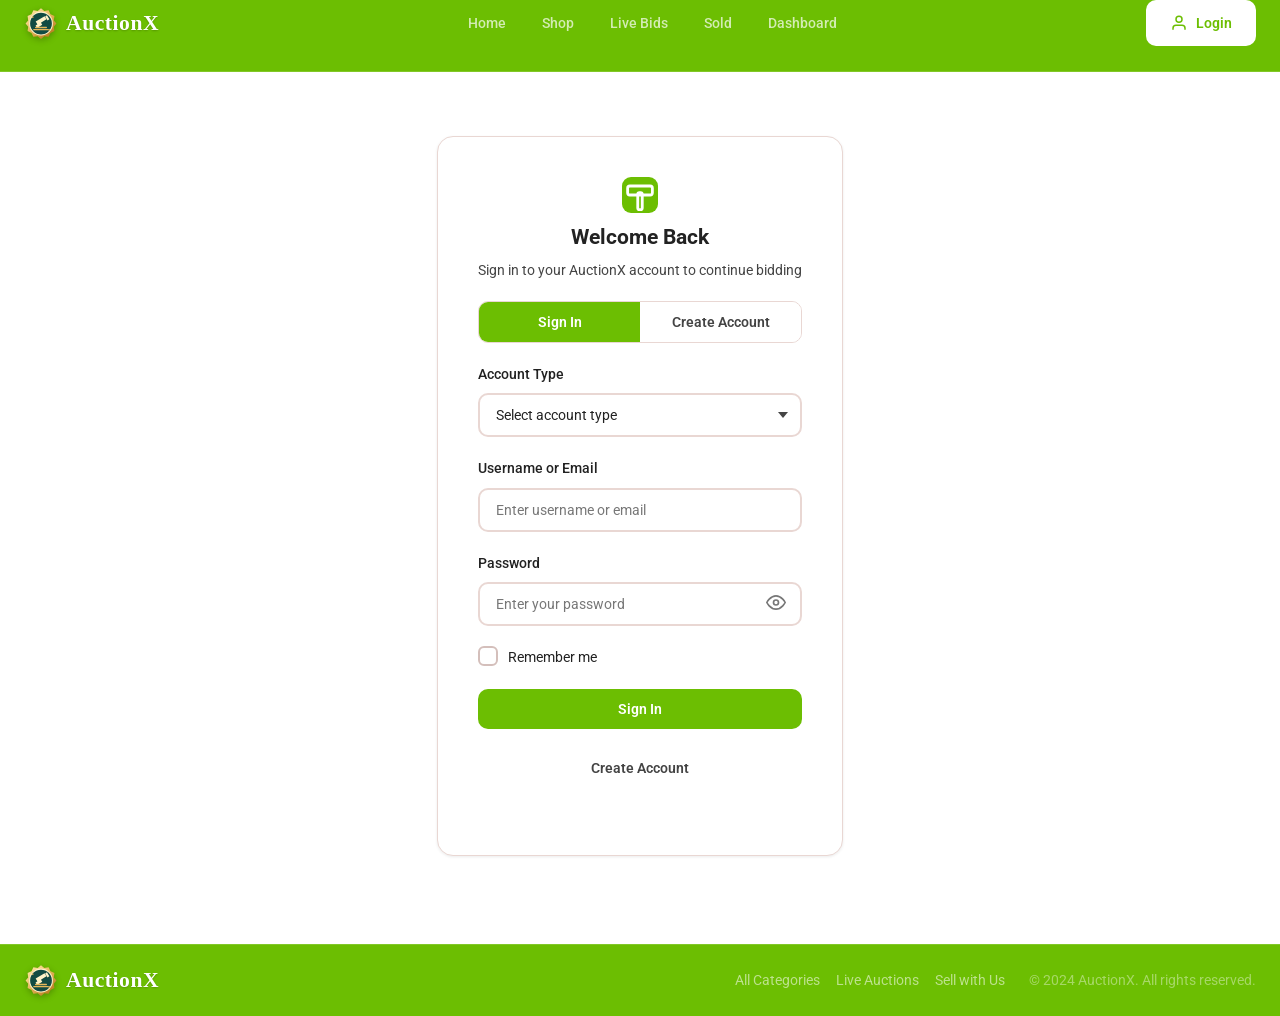
<file: dashboard.html>
<!DOCTYPE html>
<html lang="en">
<head>
    <meta charset="UTF-8">
    <meta name="viewport" content="width=device-width, initial-scale=1.0">
    <meta name="description" content="Your AuctionX Dashboard - Track bids, purchases, and account activity">
    <link rel="icon" type="image/svg+xml" href="data:image/svg+xml,<svg xmlns='http://www.w3.org/2000/svg' viewBox='0 0 32 32'><rect width='32' height='32' rx='8' fill='%231a5f7a'/><path d='M4 9L28 9L26 18H6L4 9Z' stroke='white' stroke-width='2.5' stroke-linejoin='round'/><line x1='11' y1='13.5' x2='21' y2='13.5' stroke='white' stroke-width='1' opacity='0.35'/><rect x='14' y='16' width='4' height='13' rx='1.5' stroke='white' stroke-width='2.5'/></svg>">
    <title>Dashboard - AuctionX</title>

    <link rel="stylesheet" href="assets/css/main.css">
</head>
<body>
    <div id="app">
        <header class="header" id="header" role="banner">
            <div class="container">
                <div class="header-inner flex justify-between items-center">
                    <a href="index.html" class="logo flex items-center gap-8" aria-label="AuctionX Home">
                        
                        <svg width="28" height="28" viewBox="0 0 32 32" fill="none" aria-hidden="true"><path d="M4 9L28 9L26 18H6L4 9Z" stroke="currentColor" stroke-width="2.5" stroke-linejoin="round"/><line x1="11" y1="13.5" x2="21" y2="13.5" stroke="currentColor" stroke-width="1" opacity="0.35"/><rect x="14" y="16" width="4" height="13" rx="1.5" stroke="currentColor" stroke-width="2.5"/></svg>
                                <span class="logo-text font-bold text-xl">AuctionX</span>
                    </a>

                    <nav class="nav-main flex items-center gap-8" id="navMain" role="navigation" aria-label="Main navigation">
                        <a href="index.html" class="nav-link">Home</a>
                        <a href="categories.html" class="nav-link">Shop</a>
                        <a href="live-bids.html" class="nav-link">Live Bids</a>
                        <a href="sold.html" class="nav-link">Sold</a>
                        <a href="dashboard.html" class="nav-link">Dashboard</a>
                    </nav>

                    <div class="header-actions flex items-center gap-12" id="headerActions">
                        <button class="btn btn-ghost btn-icon header-search-btn" id="searchToggle" aria-label="Search" aria-expanded="false">
                            <svg width="20" height="20" viewBox="0 0 24 24" fill="none" stroke="currentColor" stroke-width="2" aria-hidden="true">
                                <circle cx="11" cy="11" r="8"/>
                                <path d="M21 21l-4.35-4.35"/>
                            </svg>
                        </button>

                                                <div class="user-menu hidden" id="userMenu">
                            <button class="btn btn-ghost user-menu-btn" id="userMenuBtn" aria-expanded="false" aria-haspopup="true" aria-label="User menu">
                                <div class="user-avatar" id="userAvatar">A</div>
                                <span class="user-first-name" id="userName">Account</span>
                                <svg width="16" height="16" viewBox="0 0 24 24" fill="none" stroke="currentColor" stroke-width="2" aria-hidden="true">
                                    <path d="M6 9l6 6 6-6"/>
                                </svg>
                            </button>
                            <div class="user-dropdown" id="userDropdown" role="menu" aria-hidden="true">
                                <div class="dropdown-header">
                                    <div class="dropdown-avatar" id="dropdownAvatar">
                                        <svg width="24" height="24" viewBox="0 0 24 24" fill="none" stroke="currentColor" stroke-width="2" aria-hidden="true"><path d="M20 21v-2a4 4 0 0 0-4-4H8a4 4 0 0 0-4 4v2"/><circle cx="12" cy="7" r="4"/></svg>
                                    </div>
                                    <div>
                                        <p class="dropdown-name" id="dropdownName"></p>
                                        <p class="dropdown-role" id="dropdownRole"></p>
                                    </div>
                                </div>
                                <div class="dropdown-divider"></div>
                                <a href="dashboard.html" class="dropdown-item" role="menuitem" id="dashboardLink">
                                    <svg width="18" height="18" viewBox="0 0 24 24" fill="none" stroke="currentColor" stroke-width="2" aria-hidden="true">
                                        <rect x="3" y="3" width="7" height="7" rx="1"/><rect x="14" y="3" width="7" height="7" rx="1"/><rect x="3" y="14" width="7" height="7" rx="1"/><rect x="14" y="14" width="7" height="7" rx="1"/>
                                    </svg>
                                    View Dashboard
                                </a>
                                <a href="login.html" class="dropdown-item" role="menuitem" id="addAccountLink">
                                    <svg width="18" height="18" viewBox="0 0 24 24" fill="none" stroke="currentColor" stroke-width="2" aria-hidden="true">
                                        <path d="M16 21v-2a4 4 0 0 0-4-4H5a4 4 0 0 0-4 4v2"/><circle cx="8.5" cy="7" r="4"/><line x1="20" y1="8" x2="20" y2="14"/><line x1="23" y1="11" x2="17" y2="11"/>
                                    </svg>
                                    Add Another Account
                                </a>
                                <button class="dropdown-item" role="menuitem" id="manageAccountsBtn">
                                    <svg width="18" height="18" viewBox="0 0 24 24" fill="none" stroke="currentColor" stroke-width="2" aria-hidden="true">
                                        <polyline points="17 1 21 5 17 9"/><path d="M3 11V9a4 4 0 0 1 4-4h14"/><polyline points="7 23 3 19 7 15"/><path d="M21 13v2a4 4 0 0 1-4 4H3"/>
                                    </svg>
                                    Manage Accounts
                                </button>
                                <div class="dropdown-divider"></div>
                                <button class="dropdown-item dropdown-item-danger" role="menuitem" id="logoutBtn">
                                    <svg width="18" height="18" viewBox="0 0 24 24" fill="none" stroke="currentColor" stroke-width="2" aria-hidden="true">
                                        <path d="M9 21H5a2 2 0 0 1-2-2V5a2 2 0 0 1 2-2h4"/><polyline points="16 17 21 12 16 7"/><line x1="21" y1="12" x2="9" y2="12"/>
                                    </svg>
                                    Logout
                                </button>
                            </div>
                            <div class="user-dropdown accounts-panel" id="accountsPanel" role="menu" aria-hidden="true">
                                <div class="dropdown-header">
                                    <button class="btn btn-ghost accounts-back-btn" id="accountsBackBtn" aria-label="Back to menu">
                                        <svg width="18" height="18" viewBox="0 0 24 24" fill="none" stroke="currentColor" stroke-width="2"><path d="M19 12H5M12 19l-7-7 7-7"/></svg>
                                        Back
                                    </button>
                                    <span class="accounts-panel-title">Switch Account</span>
                                </div>
                                <div class="accounts-list" id="accountsList"></div>
                                <div class="dropdown-divider"></div>
                                <a href="login.html" class="dropdown-item" role="menuitem">
                                    <svg width="18" height="18" viewBox="0 0 24 24" fill="none" stroke="currentColor" stroke-width="2" aria-hidden="true">
                                        <line x1="12" y1="5" x2="12" y2="19"/><line x1="5" y1="12" x2="19" y2="12"/>
                                    </svg>
                                    Add New Account
                                </a>
                            </div>
                        <div class="auth-buttons flex items-center gap-8" id="authButtons">
                            <a href="login.html" class="btn btn-ghost"><svg width="18" height="18" viewBox="0 0 24 24" fill="none" stroke="currentColor" stroke-width="2" aria-hidden="true"><path d="M20 21v-2a4 4 0 0 0-4-4H8a4 4 0 0 0-4 4v2"/><circle cx="12" cy="7" r="4"/></svg> Login</a>
                        </div>

                        <button class="mobile-menu-btn btn btn-ghost btn-icon" id="mobileMenuBtn" aria-label="Toggle menu" aria-expanded="false" aria-controls="mobileMenu">
                            <svg width="24" height="24" viewBox="0 0 24 24" fill="none" stroke="currentColor" stroke-width="2" aria-hidden="true">
                                <line x1="3" y1="12" x2="21" y2="12"/>
                                <line x1="3" y1="6" x2="21" y2="6"/>
                                <line x1="3" y1="18" x2="21" y2="18"/>
                            </svg>
                        </button>
                    </div>

                </div>
                    <div class="search-overlay" id="searchOverlay" role="search" aria-hidden="true">
                        <div class="search-container">
                            <div class="search-input-wrapper">
                                <svg width="24" height="24" viewBox="0 0 24 24" fill="none" stroke="currentColor" stroke-width="2" aria-hidden="true">
                                    <circle cx="11" cy="11" r="8"/>
                                    <path d="M21 21l-4.35-4.35"/>
                                </svg>
                                <input type="search" class="search-input" placeholder="Search auctions, categories, sellers..." aria-label="Search" autocomplete="off">
                                <button class="search-close" aria-label="Close search">✕</button>
                            </div>
                            <div class="search-results" id="searchResults" role="listbox"></div>
                            <div class="search-suggestions" id="searchSuggestions">
                                <p class="search-hint">Popular: <span>Antique Jewelry</span>, <span>Vintage Watches</span>, <span>Art Paintings</span>, <span>Rare Coins</span></p>
                            </div>
                        </div>
                    </div>

                    <nav class="mobile-menu" id="mobileMenu" role="navigation" aria-label="Mobile menu" aria-hidden="true">
                        <div class="mobile-menu-header flex justify-between items-center">
                            <span class="font-semibold">Menu</span>
                            <button class="mobile-menu-close btn btn-ghost btn-icon" aria-label="Close menu">
                                <svg width="24" height="24" viewBox="0 0 24 24" fill="none" stroke="currentColor" stroke-width="2" aria-hidden="true">
                                    <line x1="18" y1="6" x2="6" y2="18"/>
                                    <line x1="6" y1="6" x2="18" y2="18"/>
                                </svg>
                            </button>
                        </div>
                        <ul class="mobile-nav-list" role="list">
                            <li><a href="index.html" class="mobile-nav-link">Home</a></li>
                            <li><a href="categories.html" class="mobile-nav-link">Shop</a></li>
                            <li><a href="live-bids.html" class="mobile-nav-link">Live Bids</a></li>
                            <li><a href="sold.html" class="mobile-nav-link">Sold</a></li>
                        </ul>
                        <div class="mobile-menu-divider"></div>
                        <div class="mobile-auth" id="mobileAuth">
                            <a href="login.html" class="btn btn-primary btn-block">Login</a>
                        </div>
                        <div class="mobile-user hidden" id="mobileUser">
                            <div class="mobile-user-info">
                                <div class="mobile-user-avatar" id="mobileUserAvatar"></div>
                                <div>
                                    <p class="mobile-user-name" id="mobileUserName"></p>
                                    <p class="mobile-user-role" id="mobileUserRole"></p>
                                </div>
                            </div>
                            <a href="profile.html" class="mobile-nav-link">My Profile</a>
                        <a href="dashboard.html" class="mobile-nav-link">Dashboard</a>
                            <a href="my-bids.html" class="mobile-nav-link">My Bids</a>
                            <a href="seller-dashboard.html" class="mobile-nav-link hidden" id="mobileSellerLink">Seller Dashboard</a>
                            <a href="admin-dashboard.html" class="mobile-nav-link hidden" id="mobileAdminLink">Admin Dashboard</a>
                            <button class="mobile-nav-link mobile-nav-link-danger w-full text-left" id="mobileLogoutBtn">Logout</button>
                        </div>
                    </nav>
            </div>
        </header>

        <main id="main" role="main">
            <div class="container">
                <div class="card mb-16">
                    <div class="flex items-center gap-16">
                        <div class="user-avatar profile-avatar" id="dashAvatar" style="width:56px;height:56px;font-size:1.5rem;flex-shrink:0;">A</div>
                        <div style="flex:1;">
                            <p class="font-bold" id="dashUserName" style="font-size:1.125rem;margin-bottom:2px;">Account</p>
                            <p class="text-secondary" id="dashUserRole" style="font-size:0.8125rem;">Customer</p>
                        </div>
                        <a href="profile.html" class="btn btn-ghost btn-sm">Edit Profile</a>
                    </div>
                </div>

                <div class="grid grid-4 mb-16" id="dashboardStats">
                    <div class="stat-card card text-center p-4">
                        <p class="font-bold text-primary" id="statActiveBids">0</p>
                        <p class="text-secondary">Active Bids</p>
                    </div>
                    <div class="stat-card card text-center p-4">
                        <p class="font-bold text-success" id="statWonAuctions">0</p>
                        <p class="text-secondary">Won Auctions</p>
                    </div>
                    <div class="stat-card card text-center p-4">
                        <p class="font-bold text-warning" id="statPendingPayments">0</p>
                        <p class="text-secondary">Pending Payments</p>
                    </div>
                    <div class="stat-card card text-center p-4">
                        <p class="font-bold" id="statTotalSpent">₹0</p>
                        <p class="text-secondary">Total Spent</p>
                    </div>
                </div>

                <div class="grid dashboard-grid">
                    <section class="card">
                        <div class="card-header flex justify-between items-center">
                            <h2 class="section-title mb-0">Recent Bidding Activity</h2>
                            <a href="my-bids.html" class="btn btn-ghost btn-sm">View All</a>
                        </div>
                        <div class="card-body">
                            <div class="table-container" id="recentBidsTable">
                                <table>
                                    <thead>
                                        <tr>
                                            <th>Product</th>
                                            <th>Your Bid</th>
                                            <th>Current Bid</th>
                                            <th>Status</th>
                                            <th>Time</th>
                                        </tr>
                                    </thead>
                                    <tbody id="recentBidsBody">
                                        <tr>
                                            <td colspan="5" class="text-center py-16 text-secondary">Loading...</td>
                                        </tr>
                                    </tbody>
                                </table>
                            </div>
                        </div>
                    </section>

                    <aside>
                        <div class="card mb-24">
                            <div class="card-header">
                                <h2 class="section-title mb-0">Quick Actions</h2>
                            </div>
                            <div class="card-body">
                                <div class="flex flex-col gap-12">
                                    <a href="live-bids.html" class="btn btn-primary">Browse Live Auctions</a>
                                    <a href="categories.html" class="btn btn-outline">Explore Categories</a>
                                    <a href="live-bids.html?filter=upcoming" class="btn btn-ghost">Browse Upcoming Auctions</a>
                                </div>
                            </div>
                        </div>

                        <div class="card mb-24" id="watchlistCard" style="display: none;">
                            <div class="card-header">
                                <h2 class="section-title mb-0">Watchlist</h2>
                            </div>
                            <div class="card-body">
                                <div id="watchlistItems">
                                    <p class="text-secondary text-center py-16">No items in watchlist</p>
                                </div>
                                <a href="my-bids.html#watchlist" class="btn btn-ghost btn-block btn-sm mt-16">Manage Watchlist</a>
                            </div>
                        </div>

                        <div class="card" id="sellerQuickStats" style="display: none;">
                            <div class="card-header">
                                <h2 class="section-title mb-0">Your Listings</h2>
                            </div>
                            <div class="card-body">
                                <div class="grid grid-2 gap-12 mb-16" id="sellerStatsMini">
                                    <div class="stat-card card text-center p-4">
                                        <p class="text-2xl font-bold text-primary" id="statMyListings">0</p>
                                        <p class="text-secondary text-xs">Active</p>
                                    </div>
                                    <div class="stat-card card text-center p-4">
                                        <p class="text-2xl font-bold text-success" id="statMySales">0</p>
                                        <p class="text-secondary text-xs">Sold</p>
                                    </div>
                                </div>
                                <a href="seller-dashboard.html" class="btn btn-primary btn-block">Manage Listings</a>
                            </div>
                        </div>

                        <div class="card" id="adminQuickStats" style="display: none;">
                            <div class="card-header">
                                <h2 class="section-title mb-0">Admin Overview</h2>
                            </div>
                            <div class="card-body">
                                <div class="grid grid-2 gap-12 mb-16" id="adminStatsMini">
                                    <div class="stat-card card text-center p-4">
                                        <p class="text-2xl font-bold text-primary" id="statTotalUsers">0</p>
                                        <p class="text-secondary text-xs">Users</p>
                                    </div>
                                    <div class="stat-card card text-center p-4">
                                        <p class="text-2xl font-bold text-success" id="statLiveAuctions">0</p>
                                        <p class="text-secondary text-xs">Live Auctions</p>
                                    </div>
                                </div>
                                <a href="admin-dashboard.html" class="btn btn-primary btn-block">Open Admin Panel</a>
                            </div>
                        </div>
                    </aside>
                </div>

                <section class="card mt-16">
                    <div class="card-header flex justify-between items-center">
                        <h2 class="section-title mb-0">Recent Purchases</h2>
                        <a href="my-bids.html#purchases" class="btn btn-ghost btn-sm">View All</a>
                    </div>
                    <div class="card-body">
                        <div class="table-container" id="purchasesTable">
                            <table>
                                <thead>
                                    <tr>
                                        <th>Product</th>
                                        <th>Seller</th>
                                        <th>Purchase Price</th>
                                        <th>Date</th>
                                        <th>Status</th>
                                    </tr>
                                </thead>
                                <tbody id="purchasesBody">
                                    <tr>
                                        <td colspan="5" class="text-center py-16 text-secondary">Loading...</td>
                                    </tr>
                                </tbody>
                            </table>
                        </div>
                    </div>
                </section>
            </div>
        </main>

        <footer class="footer" role="contentinfo">
            <div class="container">
                <div class="footer-grid">
                    <div class="footer-brand">
                        <a href="index.html" class="logo flex items-center gap-8">
                            
                            <svg width="28" height="28" viewBox="0 0 32 32" fill="none" aria-hidden="true"><path d="M4 9L28 9L26 18H6L4 9Z" stroke="currentColor" stroke-width="2.5" stroke-linejoin="round"/><line x1="11" y1="13.5" x2="21" y2="13.5" stroke="currentColor" stroke-width="1" opacity="0.35"/><rect x="14" y="16" width="4" height="13" rx="1.5" stroke="currentColor" stroke-width="2.5"/></svg>
                                <span class="logo-text font-bold text-xl">AuctionX</span>
                        </a>
                        <p class="footer-tagline">Premium auction marketplace for rare and valuable collectibles.</p>
                        <div class="social-links flex gap-12">
                            <a href="#" class="social-link" aria-label="Twitter"><svg width="20" height="20" viewBox="0 0 24 24" fill="currentColor"><path d="M23 3a10.9 10.9 0 0 1-3.14 1.53 4.48 4.48 0 0 0-7.86 3v1A10.66 10.66 0 0 1 3 4s-4 9 5 13a11.64 11.64 0 0 1-7 2c9 5 20 0 20-11.5a4.5 4.5 0 0 0-.08-.83A7.72 7.72 0 0 0 23 3z"/></svg></a>
                            <a href="#" class="social-link" aria-label="LinkedIn"><svg width="20" height="20" viewBox="0 0 24 24" fill="currentColor"><path d="M16 8a6 6 0 0 1 6 6v7h-4v-7a2 2 0 0 0-2-2 2 2 0 0 0-2 2v7h-4v-7a6 6 0 0 1 6-6z"/><rect x="2" y="9" width="4" height="12"/><circle cx="4" cy="4" r="2"/></svg></a>
                            <a href="#" class="social-link" aria-label="Instagram"><svg width="20" height="20" viewBox="0 0 24 24" fill="none" stroke="currentColor" stroke-width="2"><rect x="2" y="2" width="20" height="20" rx="5"/><path d="M16 11.37A4 4 0 1 1 12.63 8 4 4 0 0 1 16 11.37z"/><line x1="17.5" y1="6.5" x2="17.51" y2="6.5"/></svg></a>
                        </div>
                    </div>
                    <nav class="footer-nav" aria-label="Footer navigation">
                        <div class="footer-col">
                            <h4 class="footer-title">Marketplace</h4>
                            <ul role="list">
                                <li><a href="categories.html">All Categories</a></li>
                                <li><a href="live-bids.html">Live Auctions</a></li>
                                <li><a href="seller-dashboard.html">Sell with Us</a></li>
                            </ul>
                        </div>
                    </nav>
                </div>
                <div class="footer-bottom">
                        <p>&copy; 2024 AuctionX. All rights reserved.</p>
                        <div class="social-links flex gap-12" style="justify-content: center; margin-top: 12px;">
                            <a href="https://www.instagram.com/_jeevitha_.28/" target="_blank" class="social-link" aria-label="Instagram" title="Follow on Instagram"><svg width="20" height="20" viewBox="0 0 24 24" fill="none" stroke="currentColor" stroke-width="2"><rect x="2" y="2" width="20" height="20" rx="5"/><path d="M16 11.37A4 4 0 1 1 12.63 8 4 4 0 0 1 16 11.37z"/><line x1="17.5" y1="6.5" x2="17.51" y2="6.5"/></svg></a>
                            <a href="https://www.linkedin.com/in/r-s-jeevitha-raja-7692642b3?utm_source=share_via&utm_content=profile&utm_medium=member_android" target="_blank" class="social-link" aria-label="LinkedIn" title="Connect on LinkedIn"><svg width="20" height="20" viewBox="0 0 24 24" fill="currentColor"><path d="M16 8a6 6 0 0 1 6 6v7h-4v-7a2 2 0 0 0-2-2 2 2 0 0 0-2 2v7h-4v-7a6 6 0 0 1 6-6z"/><rect x="2" y="9" width="4" height="12"/><circle cx="4" cy="4" r="2"/></svg></a>
                            <a href="https://github.com/jeevitha281103" target="_blank" class="social-link" aria-label="GitHub" title="View on GitHub"><svg width="20" height="20" viewBox="0 0 24 24" fill="currentColor"><path d="M12 0c-6.626 0-12 5.373-12 12 0 5.302 3.438 9.8 8.207 11.387.599.111.793-.261.793-.577v-2.234c-3.338.726-4.033-1.416-4.033-1.416-.546-1.387-1.333-1.756-1.333-1.756-1.089-.745.083-.729.083-.729 1.205.084 1.839 1.237 1.839 1.237 1.07 1.834 2.807 1.304 3.492.997.107-.775.418-1.305.762-1.604-2.665-.305-5.467-1.334-5.467-5.931 0-1.311.469-2.381 1.236-3.221-.124-.303-.535-1.524.117-3.176 0 0 1.008-.322 3.301 1.23.957-.266 1.983-.399 3.003-.404 1.02.005 2.047.138 3.006.404 2.291-1.552 3.297-1.23 3.297-1.23.653 1.653.242 2.874.118 3.176.77.84 1.235 1.911 1.235 3.221 0 4.609-2.807 5.624-5.479 5.921.43.372.823 1.102.823 2.222v3.293c0 .319.192.694.801.576 4.765-1.589 8.199-6.086 8.199-11.386 0-6.627-5.373-12-12-12z"/></svg></a>
                            <a href="mailto:jeevitharaja2811@gmail.com" class="social-link" aria-label="Email" title="Send Email"><svg width="20" height="20" viewBox="0 0 24 24" fill="none" stroke="currentColor" stroke-width="2"><path d="M4 4h16c1.1 0 2 .9 2 2v12c0 1.1-.9 2-2 2H4c-1.1 0-2-.9-2-2V6c0-1.1.9-2 2-2z"/><polyline points="22,6 12,13 2,6"/></svg></a>
                            <a href="https://t.me/@Jeevitha_28_11" target="_blank" class="social-link" aria-label="Telegram" title="Join on Telegram"><svg width="20" height="20" viewBox="0 0 24 24" fill="currentColor"><path d="M11.944 0A12 12 0 0 0 0 12a12 12 0 0 0 12 12 12 12 0 0 0 12-12A12 12 0 0 0 12 0a12 12 0 0 0-.056 0zm4.962 7.224c.1-.002.321.023.465.14a.506.506 0 0 1 .171.325c.016.093.036.306.02.472-.18 1.898-.962 6.502-1.36 8.627-.168.9-.499 1.201-.82 1.23-.696.065-1.225-.46-1.9-.902-1.056-.693-1.653-1.124-2.678-1.8-1.185-.78-.417-1.21.258-1.91.177-.184 3.247-2.977 3.307-3.23.007-.032.014-.15-.056-.212s-.174-.041-.249-.024c-.106.024-1.793 1.14-5.061 3.345-.48.33-.913.49-1.302.48-.428-.008-1.252-.241-1.865-.44-.752-.245-1.349-.374-1.297-.789.027-.216.325-.437.893-.663 3.498-1.524 5.83-2.529 6.998-3.014 3.332-1.386 4.025-1.627 4.476-1.635z"/></svg></a>
                        </div>
                        <p class="footer-disclaimer" style="margin-top: 12px;">AuctionX is a marketplace platform. All items sold by third-party sellers.</p>
                    </div>
            </div>
        </footer>

        <div class="modal-overlay" id="modalOverlay" role="dialog" aria-modal="true" aria-hidden="true" style="display: none;">
            <div class="modal" id="modal" role="document">
                <div class="modal-header flex justify-between items-center">
                    <h3 class="modal-title" id="modalTitle"></h3>
                    <button class="modal-close btn btn-ghost btn-icon" aria-label="Close modal">
                        <svg width="24" height="24" viewBox="0 0 24 24" fill="none" stroke="currentColor" stroke-width="2" aria-hidden="true">
                            <line x1="18" y1="6" x2="6" y2="18"/>
                            <line x1="6" y1="6" x2="18" y2="18"/>
                        </svg>
                    </button>
                </div>
                <div class="modal-body" id="ModalBody"></div>
                <div class="modal-footer" id="modalFooter"></div>
            </div>
        </div>

        <div class="toast-container" id="toastContainer" aria-live="polite" aria-label="Notifications"></div>
    </div>

    <script src="data/auction-data.js"></script>
    <script src="js/app.js"></script>
    <script>
        document.addEventListener('DOMContentLoaded', () => {
            if (!App.currentUser) {
                App.navigate('login.html');
                return;
            }

            loadDashboard();
        });

        function loadDashboard() {
            const user = App.currentUser;

            document.getElementById('dashAvatar').textContent = user.name.charAt(0).toUpperCase();
            document.getElementById('dashUserName').textContent = user.name;
            document.getElementById('dashUserRole').textContent = user.role === 'seller' ? 'Seller' : user.role === 'admin' ? 'Admin' : 'Customer';

            const activeBids = getUserBids(user.id).filter(b => {
                const product = getProductById(b.productId);
                return product && product.status === 'active';
            });

            const wonAuctions = AuctionData.products.filter(p =>
                p.highestBidderId === user.id && (p.status === 'sold' || p.status === 'sold_pending_payment')
            );
            const pendingPayments = wonAuctions.filter(p => p.status === 'sold_pending_payment');
            const totalSpent = wonAuctions.reduce((sum, p) => sum + p.currentBid, 0);

            document.getElementById('statActiveBids').textContent = activeBids.length;
            document.getElementById('statWonAuctions').textContent = wonAuctions.length;
            document.getElementById('statPendingPayments').textContent = pendingPayments.length;
            document.getElementById('statTotalSpent').textContent = App.formatCurrency(totalSpent);

            loadRecentBids(user.id);
            loadPurchases(user.id);

            if (user.role === 'seller' || user.role === 'admin') {
                document.getElementById('sellerQuickStats').style.display = 'block';
                loadSellerStats(user.id);
            }

            if (user.role === 'admin') {
                document.getElementById('adminQuickStats').style.display = 'block';
                loadAdminStats();
            }
        }

        function loadRecentBids(userId) {
            const bids = getUserBids(userId).slice(0, 10);
            const tbody = document.getElementById('recentBidsBody');

            if (bids.length === 0) {
                tbody.innerHTML = '<tr><td colspan="5" class="text-center py-16 text-secondary">No bidding activity yet</td></tr>';
                return;
            }

            tbody.innerHTML = bids.map(bid => {
                const product = getProductById(bid.productId);
                if (!product) return '';

                const isHighest = product.highestBidderId === userId;
                const status = product.status === 'active' ? (isHighest ? 'Winning' : 'Outbid') :
                              product.status === 'sold_pending_payment' ? 'Payment Pending' :
                              product.status === 'sold' ? (isHighest ? 'Won' : 'Lost') :
                              product.status;

                const statusBadge = product.status === 'active' ? (isHighest ? 'badge-success' : 'badge-warning') :
                                   product.status === 'sold_pending_payment' ? 'badge-warning' :
                                   product.status === 'sold' ? (isHighest ? 'badge-success' : 'badge-error') :
                                   'badge-info';

                return `
                    <tr>
                        <td>
                            <a href="product.html?id=${product.id}" class="font-medium hover:text-primary">${product.name}</a>
                        </td>
                        <td class="font-semibold">${App.formatCurrency(bid.amount)}</td>
                        <td>${App.formatCurrency(product.currentBid)}</td>
                        <td><span class="badge ${statusBadge}">${status}</span></td>
                        <td class="text-secondary">${App.formatDateTime(bid.timestamp)}</td>
                    </tr>
                `;
            }).join('');
        }

        function loadPurchases(userId) {
            const user = getUserById(userId);
            const wonAuctions = AuctionData.products.filter(p =>
                p.highestBidderId === userId && (p.status === 'sold' || p.status === 'sold_pending_payment')
            );
            const tbody = document.getElementById('purchasesBody');

            if (wonAuctions.length === 0) {
                tbody.innerHTML = '<tr><td colspan="5" class="text-center py-16 text-secondary">No purchases yet</td></tr>';
                return;
            }

            tbody.innerHTML = wonAuctions.slice(0, 10).map(product => {
                const isPaid = product.status === 'sold';
                return `
                    <tr>
                        <td>
                            <a href="product.html?id=${product.id}" class="font-medium hover:text-primary">${product.name}</a>
                        </td>
                        <td>${product.sellerName || 'Unknown'}</td>
                        <td class="font-semibold">${App.formatCurrency(product.currentBid)}</td>
                        <td class="text-secondary">${App.formatDate(product.endTime)}</td>
                        <td><span class="badge ${isPaid ? 'badge-success' : 'badge-warning'}">${isPaid ? 'Paid' : 'Payment Pending'}</span></td>
                    </tr>
                `;
            }).join('');
        }

        function loadSellerStats(sellerId) {
            const products = getProductsBySeller(sellerId);
            const activeListings = products.filter(p => p.status === 'active' || p.status === 'pending').length;
            const soldItems = products.filter(p => p.status === 'sold' || p.status === 'sold_pending_payment').length;

            document.getElementById('statMyListings').textContent = activeListings;
            document.getElementById('statMySales').textContent = soldItems;
        }

        function loadAdminStats() {
            const totalUsers = AuctionData.users.length;
            const activeAuctions = AuctionData.products.filter(p => p.status === 'active').length;

            document.getElementById('statTotalUsers').textContent = totalUsers;
            document.getElementById('statLiveAuctions').textContent = activeAuctions;
        }
    </script>
</body>
</html>
</file>
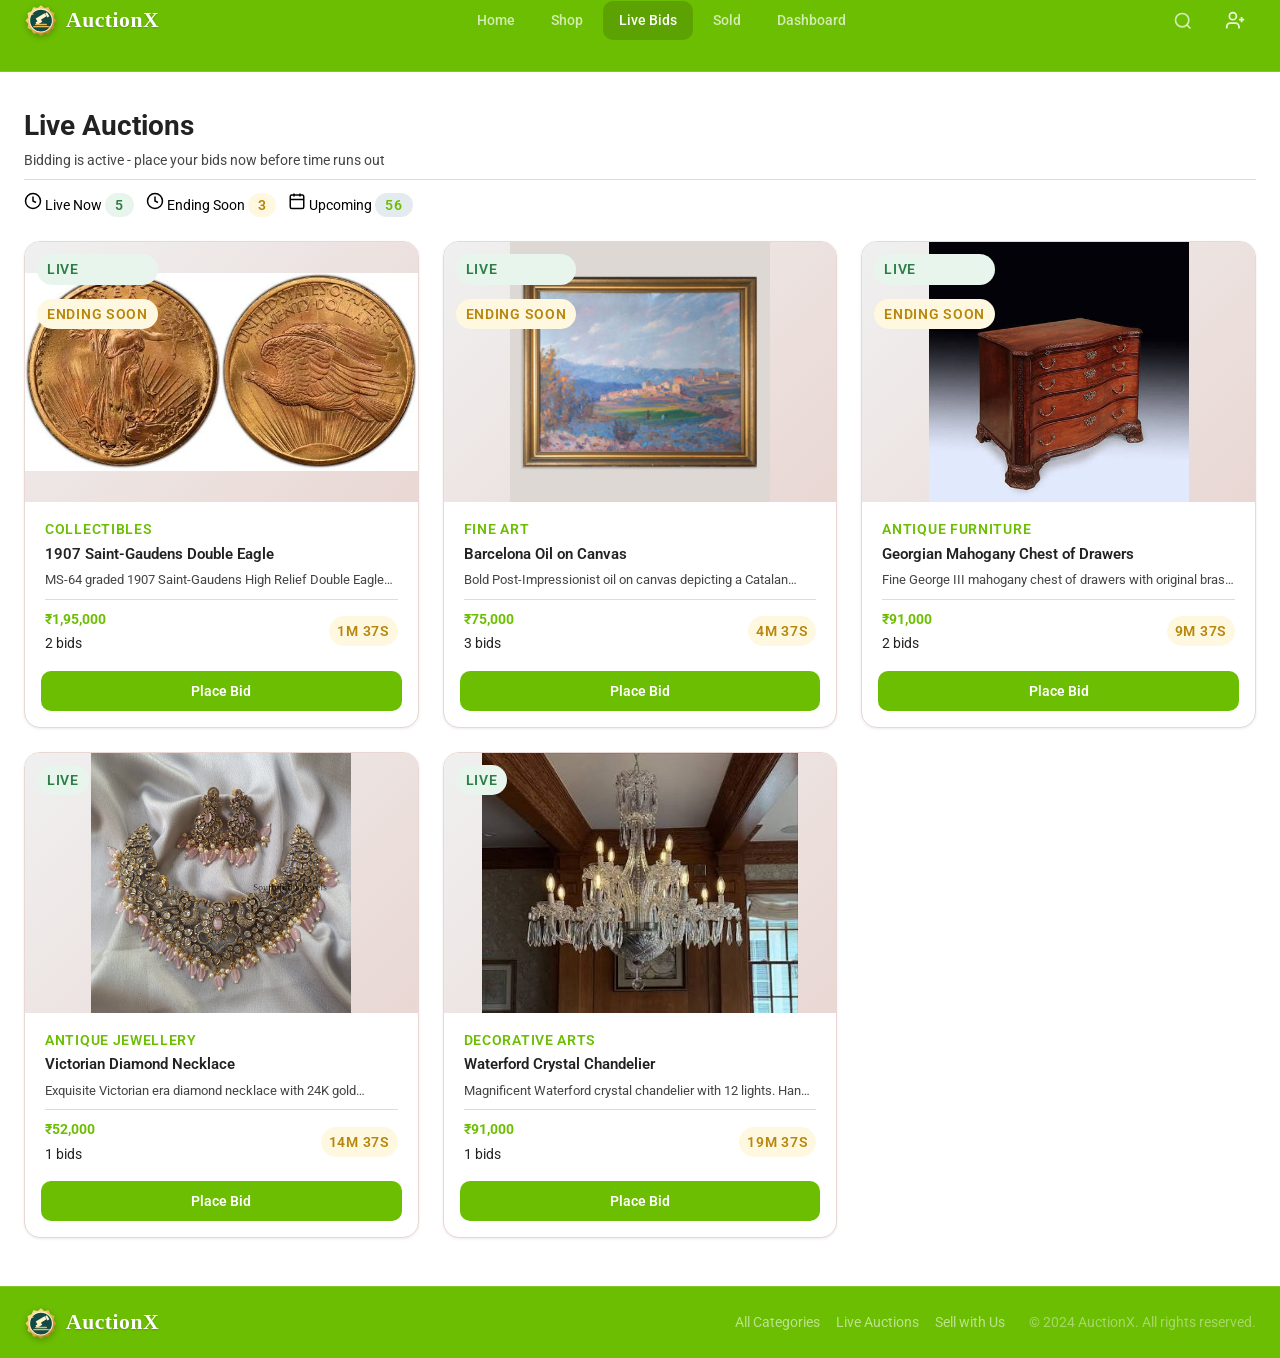
<file: live-bids.html>
<!DOCTYPE html>
<html lang="en">
<head>
    <meta charset="UTF-8">
    <meta name="viewport" content="width=device-width, initial-scale=1.0">
    <meta name="description" content="Live Bids on AuctionX - Bid on active auctions in real-time">
    <link rel="icon" type="image/svg+xml" href="data:image/svg+xml,<svg xmlns='http://www.w3.org/2000/svg' viewBox='0 0 32 32'><rect width='32' height='32' rx='8' fill='%231a5f7a'/><path d='M4 9L28 9L26 18H6L4 9Z' stroke='white' stroke-width='2.5' stroke-linejoin='round'/><line x1='11' y1='13.5' x2='21' y2='13.5' stroke='white' stroke-width='1' opacity='0.35'/><rect x='14' y='16' width='4' height='13' rx='1.5' stroke='white' stroke-width='2.5'/></svg>">
    <title>Live Bids - AuctionX</title>

    <link rel="stylesheet" href="assets/css/main.css">
</head>
<body>
    <div id="app">
        <header class="header" id="header" role="banner">
            <div class="container">
                <div class="header-inner flex justify-between items-center">
                    <a href="index.html" class="logo flex items-center gap-8" aria-label="AuctionX Home">
                        
                        <svg width="28" height="28" viewBox="0 0 32 32" fill="none" aria-hidden="true"><path d="M4 9L28 9L26 18H6L4 9Z" stroke="currentColor" stroke-width="2.5" stroke-linejoin="round"/><line x1="11" y1="13.5" x2="21" y2="13.5" stroke="currentColor" stroke-width="1" opacity="0.35"/><rect x="14" y="16" width="4" height="13" rx="1.5" stroke="currentColor" stroke-width="2.5"/></svg>
                                <span class="logo-text font-bold text-xl">AuctionX</span>
                    </a>

                    <nav class="nav-main flex items-center gap-8" id="navMain" role="navigation" aria-label="Main navigation">
                        <a href="index.html" class="nav-link">Home</a>
                        <a href="categories.html" class="nav-link">Shop</a>
                        <a href="live-bids.html" class="nav-link active">Live Bids</a>
                        <a href="sold.html" class="nav-link">Sold</a>
                        <a href="dashboard.html" class="nav-link">Dashboard</a>
                        
                    </nav>

                    <div class="header-actions flex items-center gap-12" id="headerActions">
                        <button class="btn btn-ghost btn-icon header-search-btn" id="searchToggle" aria-label="Search" aria-expanded="false">
                            <svg width="20" height="20" viewBox="0 0 24 24" fill="none" stroke="currentColor" stroke-width="2" aria-hidden="true">
                                <circle cx="11" cy="11" r="8"/>
                                <path d="M21 21l-4.35-4.35"/>
                            </svg>
                        </button>



                                                <div class="user-menu hidden" id="userMenu">
                            <button class="btn btn-ghost user-menu-btn" id="userMenuBtn" aria-expanded="false" aria-haspopup="true" aria-label="User menu">
                                <div class="user-avatar" id="userAvatar">A</div>
                                <span class="user-first-name" id="userName">Account</span>
                                <svg width="16" height="16" viewBox="0 0 24 24" fill="none" stroke="currentColor" stroke-width="2" aria-hidden="true">
                                    <path d="M6 9l6 6 6-6"/>
                                </svg>
                            </button>
                            <div class="user-dropdown" id="userDropdown" role="menu" aria-hidden="true">
                                <div class="dropdown-header">
                                    <div class="dropdown-avatar" id="dropdownAvatar">
                                        <svg width="24" height="24" viewBox="0 0 24 24" fill="none" stroke="currentColor" stroke-width="2" aria-hidden="true"><path d="M20 21v-2a4 4 0 0 0-4-4H8a4 4 0 0 0-4 4v2"/><circle cx="12" cy="7" r="4"/></svg>
                                    </div>
                                    <div>
                                        <p class="dropdown-name" id="dropdownName"></p>
                                        <p class="dropdown-role" id="dropdownRole"></p>
                                    </div>
                                </div>
                                <div class="dropdown-divider"></div>
                                <a href="dashboard.html" class="dropdown-item" role="menuitem" id="dashboardLink">
                                    <svg width="18" height="18" viewBox="0 0 24 24" fill="none" stroke="currentColor" stroke-width="2" aria-hidden="true">
                                        <rect x="3" y="3" width="7" height="7" rx="1"/><rect x="14" y="3" width="7" height="7" rx="1"/><rect x="3" y="14" width="7" height="7" rx="1"/><rect x="14" y="14" width="7" height="7" rx="1"/>
                                    </svg>
                                    View Dashboard
                                </a>
                                <a href="login.html" class="dropdown-item" role="menuitem" id="addAccountLink">
                                    <svg width="18" height="18" viewBox="0 0 24 24" fill="none" stroke="currentColor" stroke-width="2" aria-hidden="true">
                                        <path d="M16 21v-2a4 4 0 0 0-4-4H5a4 4 0 0 0-4 4v2"/><circle cx="8.5" cy="7" r="4"/><line x1="20" y1="8" x2="20" y2="14"/><line x1="23" y1="11" x2="17" y2="11"/>
                                    </svg>
                                    Add Another Account
                                </a>
                                <button class="dropdown-item" role="menuitem" id="manageAccountsBtn">
                                    <svg width="18" height="18" viewBox="0 0 24 24" fill="none" stroke="currentColor" stroke-width="2" aria-hidden="true">
                                        <polyline points="17 1 21 5 17 9"/><path d="M3 11V9a4 4 0 0 1 4-4h14"/><polyline points="7 23 3 19 7 15"/><path d="M21 13v2a4 4 0 0 1-4 4H3"/>
                                    </svg>
                                    Manage Accounts
                                </button>
                                <div class="dropdown-divider"></div>
                                <button class="dropdown-item dropdown-item-danger" role="menuitem" id="logoutBtn">
                                    <svg width="18" height="18" viewBox="0 0 24 24" fill="none" stroke="currentColor" stroke-width="2" aria-hidden="true">
                                        <path d="M9 21H5a2 2 0 0 1-2-2V5a2 2 0 0 1 2-2h4"/><polyline points="16 17 21 12 16 7"/><line x1="21" y1="12" x2="9" y2="12"/>
                                    </svg>
                                    Logout
                                </button>
                            </div>
                            <div class="user-dropdown accounts-panel" id="accountsPanel" role="menu" aria-hidden="true">
                                <div class="dropdown-header">
                                    <button class="btn btn-ghost accounts-back-btn" id="accountsBackBtn" aria-label="Back to menu">
                                        <svg width="18" height="18" viewBox="0 0 24 24" fill="none" stroke="currentColor" stroke-width="2"><path d="M19 12H5M12 19l-7-7 7-7"/></svg>
                                        Back
                                    </button>
                                    <span class="accounts-panel-title">Switch Account</span>
                                </div>
                                <div class="accounts-list" id="accountsList"></div>
                                <div class="dropdown-divider"></div>
                                <a href="login.html" class="dropdown-item" role="menuitem">
                                    <svg width="18" height="18" viewBox="0 0 24 24" fill="none" stroke="currentColor" stroke-width="2" aria-hidden="true">
                                        <line x1="12" y1="5" x2="12" y2="19"/><line x1="5" y1="12" x2="19" y2="12"/>
                                    </svg>
                                    Add New Account
                                </a>
                            </div>
                        <div class="auth-buttons flex items-center gap-8" id="authButtons">
                            <a href="login.html" class="btn btn-ghost"><svg width="18" height="18" viewBox="0 0 24 24" fill="none" stroke="currentColor" stroke-width="2" aria-hidden="true"><path d="M20 21v-2a4 4 0 0 0-4-4H8a4 4 0 0 0-4 4v2"/><circle cx="12" cy="7" r="4"/></svg> Login</a>
                        </div>

                        <button class="mobile-menu-btn btn btn-ghost btn-icon" id="mobileMenuBtn" aria-label="Toggle menu" aria-expanded="false" aria-controls="mobileMenu">
                            <svg width="24" height="24" viewBox="0 0 24 24" fill="none" stroke="currentColor" stroke-width="2" aria-hidden="true">
                                <line x1="3" y1="12" x2="21" y2="12"/>
                                <line x1="3" y1="6" x2="21" y2="6"/>
                                <line x1="3" y1="18" x2="21" y2="18"/>
                            </svg>
                        </button>
                    </div>
                </div>

                <div class="search-overlay" id="searchOverlay" role="search" aria-hidden="true">
                    <div class="search-container">
                        <div class="search-input-wrapper">
                            <svg width="24" height="24" viewBox="0 0 24 24" fill="none" stroke="currentColor" stroke-width="2" aria-hidden="true">
                                <circle cx="11" cy="11" r="8"/>
                                <path d="M21 21l-4.35-4.35"/>
                            </svg>
                            <input type="search" class="search-input" placeholder="Search auctions, categories, sellers..." aria-label="Search" autocomplete="off">
                            <button class="search-close" aria-label="Close search">✕</button>
                        </div>
                        <div class="search-results" id="searchResults" role="listbox"></div>
                        <div class="search-suggestions" id="searchSuggestions">
                            <p class="search-hint">Popular: <span>Antique Jewelry</span>, <span>Vintage Watches</span>, <span>Art Paintings</span>, <span>Rare Coins</span></p>
                        </div>
                    </div>
                </div>

                <nav class="mobile-menu" id="mobileMenu" role="navigation" aria-label="Mobile menu" aria-hidden="true">
                    <div class="mobile-menu-header flex justify-between items-center">
                        <span class="font-semibold">Menu</span>
                        <button class="mobile-menu-close btn btn-ghost btn-icon" aria-label="Close menu">
                            <svg width="24" height="24" viewBox="0 0 24 24" fill="none" stroke="currentColor" stroke-width="2" aria-hidden="true">
                                <line x1="18" y1="6" x2="6" y2="18"/>
                                <line x1="6" y1="6" x2="18" y2="18"/>
                            </svg>
                        </button>
                    </div>
                    <ul class="mobile-nav-list" role="list">
                        <li><a href="index.html" class="mobile-nav-link">Home</a></li>
                        <li><a href="categories.html" class="mobile-nav-link">Shop</a></li>
                        <li><a href="live-bids.html" class="mobile-nav-link">Live Bids</a></li>
                        <li><a href="sold.html" class="mobile-nav-link">Sold</a></li>
                    </ul>
                    <div class="mobile-menu-divider"></div>
                    <div class="mobile-auth" id="mobileAuth">
                        <a href="login.html" class="btn btn-primary btn-block">Login</a>
                        </div>
                    <div class="mobile-user hidden" id="mobileUser">
                        <div class="mobile-user-info">
                            <div class="mobile-user-avatar" id="mobileUserAvatar"></div>
                            <div>
                                <p class="mobile-user-name" id="mobileUserName"></p>
                                <p class="mobile-user-role" id="mobileUserRole"></p>
                            </div>
                        </div>
                        <a href="profile.html" class="mobile-nav-link">My Profile</a>
                        <a href="dashboard.html" class="mobile-nav-link">Dashboard</a>
                        <a href="my-bids.html" class="mobile-nav-link">My Bids</a>
                        <a href="seller-dashboard.html" class="mobile-nav-link hidden" id="mobileSellerLink">Seller Dashboard</a>
                        <a href="admin-dashboard.html" class="mobile-nav-link hidden" id="mobileAdminLink">Admin Dashboard</a>
                        <button class="mobile-nav-link mobile-nav-link-danger w-full text-left" id="mobileLogoutBtn">Logout</button>
                    </div>
                </nav>
            </div>
        </header>

        <main id="main" role="main">
            <div class="container">
                <div class="page-header">
                    <h1 class="page-title">Live Auctions</h1>
                    <p class="page-subtitle">Bidding is active - place your bids now before time runs out</p>
                </div>

                <div class="flex flex-wrap gap-12 mb-24" role="tablist" aria-label="Auction status tabs">
                    <button class="tab-btn active" data-tab="active" role="tab" aria-selected="true" aria-controls="active-panel">
                        <svg width="18" height="18" viewBox="0 0 24 24" fill="none" stroke="currentColor" stroke-width="2" aria-hidden="true">
                            <circle cx="12" cy="12" r="10"/>
                            <path d="M12 6v6l4 2"/>
                        </svg>
                        Live Now
                        <span class="badge badge-pulse badge-success ml-8" id="liveCount">0</span>
                    </button>
                    <button class="tab-btn" data-tab="ending" role="tab" aria-selected="false" aria-controls="ending-panel">
                        <svg width="18" height="18" viewBox="0 0 24 24" fill="none" stroke="currentColor" stroke-width="2" aria-hidden="true">
                            <circle cx="12" cy="12" r="10"/>
                            <polyline points="12 6 12 12 16 14"/>
                        </svg>
                        Ending Soon
                        <span class="badge badge-warning ml-8" id="endingCount">0</span>
                    </button>
                    <button class="tab-btn" data-tab="upcoming" role="tab" aria-selected="false" aria-controls="upcoming-panel">
                        <svg width="18" height="18" viewBox="0 0 24 24" fill="none" stroke="currentColor" stroke-width="2" aria-hidden="true">
                            <rect x="3" y="4" width="18" height="18" rx="2" ry="2"/>
                            <line x1="16" y1="2" x2="16" y2="6"/>
                            <line x1="8" y1="2" x2="8" y2="6"/>
                            <line x1="3" y1="10" x2="21" y2="10"/>
                        </svg>
                        Upcoming
                        <span class="badge badge-info ml-8" id="upcomingCount">0</span>
                    </button>
                </div>

                <div class="tab-panel active" id="active-panel" role="tabpanel" aria-labelledby="active-tab">
                    <div class="grid grid-3" id="liveAuctionsGrid">
                        <div class="page-loader flex justify-center items-center" style="grid-column: 1/-1; min-height: 300px;">
                            <div class="spinner-lg" style="color: var(--primary);"></div>
                        </div>
                    </div>
                </div>

                <div class="tab-panel" id="ending-panel" role="tabpanel" aria-labelledby="ending-tab" style="display: none;">
                    <div class="grid grid-3" id="endingSoonGrid">
                        <div class="page-loader flex justify-center items-center" style="grid-column: 1/-1; min-height: 300px;">
                            <div class="spinner-lg" style="color: var(--primary);"></div>
                        </div>
                    </div>
                </div>

                <div class="tab-panel" id="upcoming-panel" role="tabpanel" aria-labelledby="upcoming-tab" style="display: none;">
                    <div class="grid grid-3" id="upcomingAuctionsGrid">
                        <div class="page-loader flex justify-center items-center" style="grid-column: 1/-1; min-height: 300px;">
                            <div class="spinner-lg" style="color: var(--primary);"></div>
                        </div>
                    </div>
                </div>
            </div>
        </main>

        <footer class="footer" role="contentinfo">
            <div class="container">
                <div class="footer-grid">
                    <div class="footer-brand">
                        <a href="index.html" class="logo flex items-center gap-8">
                            
                            <svg width="28" height="28" viewBox="0 0 32 32" fill="none" aria-hidden="true"><path d="M4 9L28 9L26 18H6L4 9Z" stroke="currentColor" stroke-width="2.5" stroke-linejoin="round"/><line x1="11" y1="13.5" x2="21" y2="13.5" stroke="currentColor" stroke-width="1" opacity="0.35"/><rect x="14" y="16" width="4" height="13" rx="1.5" stroke="currentColor" stroke-width="2.5"/></svg>
                                <span class="logo-text font-bold text-xl">AuctionX</span>
                        </a>
                        <p class="footer-tagline">Premium auction marketplace for rare and valuable collectibles.</p>
                        <div class="social-links flex gap-12">
                            <a href="#" class="social-link" aria-label="Twitter"><svg width="20" height="20" viewBox="0 0 24 24" fill="currentColor"><path d="M23 3a10.9 10.9 0 0 1-3.14 1.53 4.48 4.48 0 0 0-7.86 3v1A10.66 10.66 0 0 1 3 4s-4 9 5 13a11.64 11.64 0 0 1-7 2c9 5 20 0 20-11.5a4.5 4.5 0 0 0-.08-.83A7.72 7.72 0 0 0 23 3z"/></svg></a>
                            <a href="#" class="social-link" aria-label="LinkedIn"><svg width="20" height="20" viewBox="0 0 24 24" fill="currentColor"><path d="M16 8a6 6 0 0 1 6 6v7h-4v-7a2 2 0 0 0-2-2 2 2 0 0 0-2 2v7h-4v-7a6 6 0 0 1 6-6z"/><rect x="2" y="9" width="4" height="12"/><circle cx="4" cy="4" r="2"/></svg></a>
                            <a href="#" class="social-link" aria-label="Instagram"><svg width="20" height="20" viewBox="0 0 24 24" fill="none" stroke="currentColor" stroke-width="2"><rect x="2" y="2" width="20" height="20" rx="5"/><path d="M16 11.37A4 4 0 1 1 12.63 8 4 4 0 0 1 16 11.37z"/><line x1="17.5" y1="6.5" x2="17.51" y2="6.5"/></svg></a>
                        </div>
                    </div>
                    <nav class="footer-nav" aria-label="Footer navigation">
                        <div class="footer-col">
                            <h4 class="footer-title">Marketplace</h4>
                            <ul role="list">
                                <li><a href="categories.html">All Categories</a></li>
                                <li><a href="live-bids.html">Live Auctions</a></li>
                                <li><a href="seller-dashboard.html">Sell with Us</a></li>
                            </ul>
                        </div>
                    </nav>
                </div>
                <div class="footer-bottom">
                        <p>&copy; 2024 AuctionX. All rights reserved.</p>
                        <div class="social-links flex gap-12" style="justify-content: center; margin-top: 12px;">
                            <a href="https://www.instagram.com/_jeevitha_.28/" target="_blank" class="social-link" aria-label="Instagram" title="Follow on Instagram"><svg width="20" height="20" viewBox="0 0 24 24" fill="none" stroke="currentColor" stroke-width="2"><rect x="2" y="2" width="20" height="20" rx="5"/><path d="M16 11.37A4 4 0 1 1 12.63 8 4 4 0 0 1 16 11.37z"/><line x1="17.5" y1="6.5" x2="17.51" y2="6.5"/></svg></a>
                            <a href="https://www.linkedin.com/in/r-s-jeevitha-raja-7692642b3?utm_source=share_via&utm_content=profile&utm_medium=member_android" target="_blank" class="social-link" aria-label="LinkedIn" title="Connect on LinkedIn"><svg width="20" height="20" viewBox="0 0 24 24" fill="currentColor"><path d="M16 8a6 6 0 0 1 6 6v7h-4v-7a2 2 0 0 0-2-2 2 2 0 0 0-2 2v7h-4v-7a6 6 0 0 1 6-6z"/><rect x="2" y="9" width="4" height="12"/><circle cx="4" cy="4" r="2"/></svg></a>
                            <a href="https://github.com/jeevitha281103" target="_blank" class="social-link" aria-label="GitHub" title="View on GitHub"><svg width="20" height="20" viewBox="0 0 24 24" fill="currentColor"><path d="M12 0c-6.626 0-12 5.373-12 12 0 5.302 3.438 9.8 8.207 11.387.599.111.793-.261.793-.577v-2.234c-3.338.726-4.033-1.416-4.033-1.416-.546-1.387-1.333-1.756-1.333-1.756-1.089-.745.083-.729.083-.729 1.205.084 1.839 1.237 1.839 1.237 1.07 1.834 2.807 1.304 3.492.997.107-.775.418-1.305.762-1.604-2.665-.305-5.467-1.334-5.467-5.931 0-1.311.469-2.381 1.236-3.221-.124-.303-.535-1.524.117-3.176 0 0 1.008-.322 3.301 1.23.957-.266 1.983-.399 3.003-.404 1.02.005 2.047.138 3.006.404 2.291-1.552 3.297-1.23 3.297-1.23.653 1.653.242 2.874.118 3.176.77.84 1.235 1.911 1.235 3.221 0 4.609-2.807 5.624-5.479 5.921.43.372.823 1.102.823 2.222v3.293c0 .319.192.694.801.576 4.765-1.589 8.199-6.086 8.199-11.386 0-6.627-5.373-12-12-12z"/></svg></a>
                            <a href="mailto:jeevitharaja2811@gmail.com" class="social-link" aria-label="Email" title="Send Email"><svg width="20" height="20" viewBox="0 0 24 24" fill="none" stroke="currentColor" stroke-width="2"><path d="M4 4h16c1.1 0 2 .9 2 2v12c0 1.1-.9 2-2 2H4c-1.1 0-2-.9-2-2V6c0-1.1.9-2 2-2z"/><polyline points="22,6 12,13 2,6"/></svg></a>
                            <a href="https://t.me/@Jeevitha_28_11" target="_blank" class="social-link" aria-label="Telegram" title="Join on Telegram"><svg width="20" height="20" viewBox="0 0 24 24" fill="currentColor"><path d="M11.944 0A12 12 0 0 0 0 12a12 12 0 0 0 12 12 12 12 0 0 0 12-12A12 12 0 0 0 12 0a12 12 0 0 0-.056 0zm4.962 7.224c.1-.002.321.023.465.14a.506.506 0 0 1 .171.325c.016.093.036.306.02.472-.18 1.898-.962 6.502-1.36 8.627-.168.9-.499 1.201-.82 1.23-.696.065-1.225-.46-1.9-.902-1.056-.693-1.653-1.124-2.678-1.8-1.185-.78-.417-1.21.258-1.91.177-.184 3.247-2.977 3.307-3.23.007-.032.014-.15-.056-.212s-.174-.041-.249-.024c-.106.024-1.793 1.14-5.061 3.345-.48.33-.913.49-1.302.48-.428-.008-1.252-.241-1.865-.44-.752-.245-1.349-.374-1.297-.789.027-.216.325-.437.893-.663 3.498-1.524 5.83-2.529 6.998-3.014 3.332-1.386 4.025-1.627 4.476-1.635z"/></svg></a>
                        </div>
                        <p class="footer-disclaimer" style="margin-top: 12px;">AuctionX is a marketplace platform. All items sold by third-party sellers.</p>
                    </div>
            </div>
        </footer>

        <div class="modal-overlay" id="modalOverlay" role="dialog" aria-modal="true" aria-hidden="true" style="display: none;">
            <div class="modal" id="modal" role="document">
                <div class="modal-header flex justify-between items-center">
                    <h3 class="modal-title" id="modalTitle"></h3>
                    <button class="modal-close btn btn-ghost btn-icon" aria-label="Close modal">
                        <svg width="24" height="24" viewBox="0 0 24 24" fill="none" stroke="currentColor" stroke-width="2" aria-hidden="true">
                            <line x1="18" y1="6" x2="6" y2="18"/>
                            <line x1="6" y1="6" x2="18" y2="18"/>
                        </svg>
                    </button>
                </div>
                <div class="modal-body" id="ModalBody"></div>
                <div class="modal-footer" id="modalFooter"></div>
            </div>
        </div>

        <div class="toast-container" id="toastContainer" aria-live="polite" aria-label="Notifications"></div>
    </div>

    <script src="data/auction-data.js"></script>
    <script src="js/app.js"></script>
    <script>
        document.addEventListener('DOMContentLoaded', () => {
            loadLiveAuctions();
            initTabs();
        });

        function loadLiveAuctions() {
            const liveProducts = AuctionData.products.filter(p => p.status === 'active');
            const endingSoonProducts = liveProducts.filter(p => {
                const remaining = new Date(p.endTime) - new Date();
                return remaining > 0 && remaining < 10 * 60 * 1000;
            });
            const upcomingProducts = AuctionData.products.filter(p => p.status === 'pending');

            document.getElementById('liveCount').textContent = liveProducts.length;
            document.getElementById('endingCount').textContent = endingSoonProducts.length;
            document.getElementById('upcomingCount').textContent = upcomingProducts.length;

            renderAuctionGrid('liveAuctionsGrid', liveProducts);
            renderAuctionGrid('endingSoonGrid', endingSoonProducts);
            renderAuctionGrid('upcomingAuctionsGrid', upcomingProducts);
        }

        function renderAuctionGrid(containerId, products) {
            const container = document.getElementById(containerId);

            if (products.length === 0) {
                const messages = {
                    'liveAuctionsGrid': 'No live auctions at the moment. Check back soon!',
                    'endingSoonGrid': 'No auctions ending soon.',
                    'upcomingAuctionsGrid': 'No upcoming auctions scheduled.'
                };
                container.innerHTML = `
                    <div class="text-center py-32" style="grid-column: 1/-1;">
                        <svg width="64" height="64" viewBox="0 0 24 24" fill="none" stroke="currentColor" stroke-width="1.5" style="margin-bottom: 16px; opacity: 0.5;" aria-hidden="true">
                            <circle cx="11" cy="11" r="8"/>
                            <path d="M21 21l-4.35-4.35"/>
                        </svg>
                        <p class="text-secondary">${messages[containerId]}</p>
                    </div>
                `;
                return;
            }

            container.innerHTML = products.map(product => `
                <article class="product-card card" data-product-id="${product.id}">
                    <a href="product.html?id=${product.id}" class="product-card-link">
                        <div class="product-image-wrapper">
                            ${product.images && product.images[0] 
                                ? `<img src="${product.images[0]}" alt="${App.escapeHtml(product.name)}" class="product-image" loading="lazy">`
                                : `<div class="product-image-placeholder" aria-hidden="true">${App.getCategoryIcon(product.category)}</div>`
                            }
                            <div class="product-badge-container">
                                <span class="badge badge-pulse badge-success product-status-badge">Live</span>
                                ${new Date(product.endTime) - new Date() < 10 * 60 * 1000 ? '<span class="badge badge-warning mt-8">Ending Soon</span>' : ''}
                            </div>
                        </div>
                        <div class="product-info">
                            <div class="product-meta">
                                <span class="product-category">${App.getCategoryName(product.category)}</span>
                            </div>
                            <h3 class="product-title">${App.escapeHtml(product.name)}</h3>
                            <p class="product-description">${App.escapeHtml(product.description.substring(0, 100))}...</p>
                            <div class="product-bid-info">
                                <div>
                                    <span class="product-current-bid">${App.formatCurrency(product.currentBid)}</span>
                                    <span class="product-bid-count">${product.bidHistory.length} bids</span>
                                </div>
                                <span class="badge badge-warning product-time-remaining">${App.getTimeRemaining(product.endTime)}</span>
                            </div>
                        </div>
                    </a>
                    <div class="product-actions">
                        ${App.userHasBidOnProduct(product.id)
                            ? `<button class="btn btn-outline change-bid-btn" data-product-id="${product.id}" ${!App.currentUser ? 'disabled' : ''}>Change Bid</button>`
                            : `<button class="btn btn-primary place-bid-btn" data-product-id="${product.id}" ${!App.currentUser ? 'disabled' : ''}>Place Bid</button>`
                        }
                    </div>
                </article>
            `).join('');

            App.initProductCards();
        }

        function initTabs() {
            document.querySelectorAll('.tab-btn').forEach(btn => {
                btn.addEventListener('click', () => {
                    const tab = btn.dataset.tab;

                    document.querySelectorAll('.tab-btn').forEach(b => {
                        b.classList.remove('active');
                        b.setAttribute('aria-selected', 'false');
                    });
                    btn.classList.add('active');
                    btn.setAttribute('aria-selected', 'true');

                    document.querySelectorAll('.tab-panel').forEach(p => {
                        p.style.display = 'none';
                        p.setAttribute('aria-hidden', 'true');
                    });

                    const panel = document.getElementById(`${tab}-panel`);
                    if (panel) {
                        panel.style.display = 'block';
                        panel.setAttribute('aria-hidden', 'false');
                    }
                });
            });
        }

        setInterval(() => {
            if (document.getElementById('liveAuctionsGrid')) {
                loadLiveAuctions();
            }
        }, 30000);
    </script>
</body>
</html>
</file>
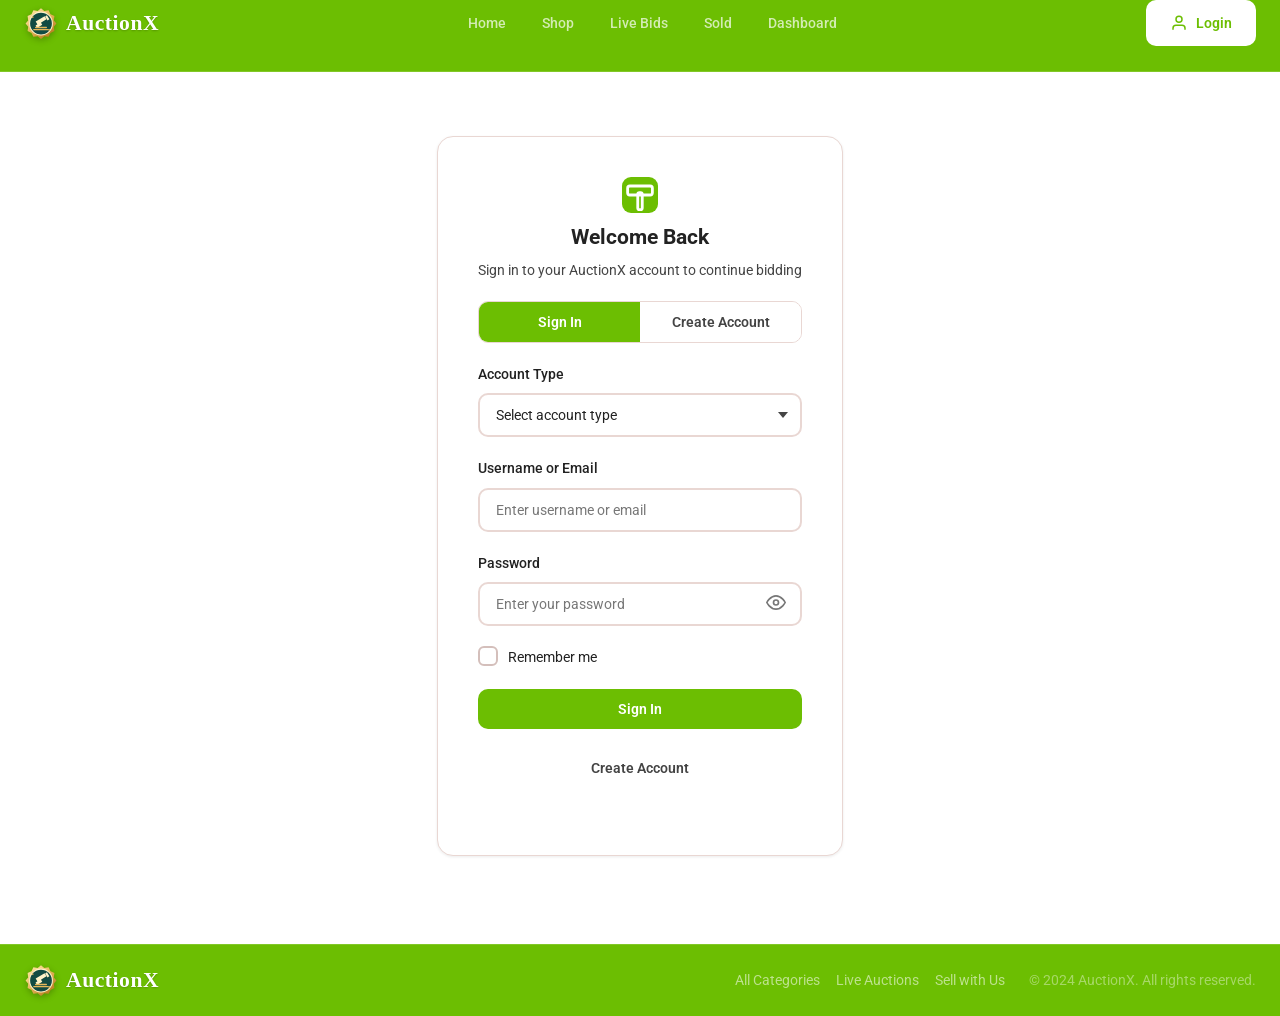
<file: login.html>
<!DOCTYPE html>
<html lang="en">
<head>
    <meta charset="UTF-8">
    <meta name="viewport" content="width=device-width, initial-scale=1.0">
    <meta name="description" content="Login to AuctionX - Access your account to bid on antiques, manage your profile, and track your purchases.">
    <link rel="icon" type="image/svg+xml" href="data:image/svg+xml,<svg xmlns='http://www.w3.org/2000/svg' viewBox='0 0 32 32'><rect width='32' height='32' rx='8' fill='%231a5f7a'/><path d='M4 9L28 9L26 18H6L4 9Z' stroke='white' stroke-width='2.5' stroke-linejoin='round'/><line x1='11' y1='13.5' x2='21' y2='13.5' stroke='white' stroke-width='1' opacity='0.35'/><rect x='14' y='16' width='4' height='13' rx='1.5' stroke='white' stroke-width='2.5'/></svg>">
    <title>Login - AuctionX</title>

    <link rel="stylesheet" href="assets/css/main.css">
</head>
<body>
    <div id="app">
        <header class="header" id="header" role="banner">
            <div class="container">
                <div class="header-inner flex justify-between items-center">
                    <a href="index.html" class="logo flex items-center gap-8" aria-label="AuctionX Home">
                        
                        <svg width="28" height="28" viewBox="0 0 32 32" fill="none" aria-hidden="true"><path d="M4 9L28 9L26 18H6L4 9Z" stroke="currentColor" stroke-width="2.5" stroke-linejoin="round"/><line x1="11" y1="13.5" x2="21" y2="13.5" stroke="currentColor" stroke-width="1" opacity="0.35"/><rect x="14" y="16" width="4" height="13" rx="1.5" stroke="currentColor" stroke-width="2.5"/></svg>
                                <span class="logo-text font-bold text-xl">AuctionX</span>
                    </a>

                    <nav class="nav-main flex items-center gap-8" id="navMain" role="navigation" aria-label="Main navigation">
                        <a href="index.html" class="nav-link">Home</a>
                        <a href="categories.html" class="nav-link">Shop</a>
                        <a href="live-bids.html" class="nav-link">Live Bids</a>
                        <a href="sold.html" class="nav-link">Sold</a>
                        <a href="dashboard.html" class="nav-link">Dashboard</a>
                    </nav>

                    <div class="header-actions flex items-center gap-12" id="headerActions">
                        <div class="auth-buttons flex items-center gap-8" id="authButtons">
                            <a href="login.html" class="btn btn-primary"><svg width="18" height="18" viewBox="0 0 24 24" fill="none" stroke="currentColor" stroke-width="2" aria-hidden="true"><path d="M20 21v-2a4 4 0 0 0-4-4H8a4 4 0 0 0-4 4v2"/><circle cx="12" cy="7" r="4"/></svg> Login</a>
                        </div>
                    </div>
                </div>
            </div>
        </header>

        <main id="main" role="main">
            <section class="auth-page">
                <div class="container">
                    <div class="auth-container card">
                        <div class="auth-header text-center">
                            <div class="auth-logo flex justify-center">
                                <svg width="36" height="36" viewBox="0 0 32 32" fill="none" xmlns="http://www.w3.org/2000/svg">
                                    <rect width="32" height="32" rx="8" fill="var(--primary)"/>
                                    <rect x="5" y="8" width="22" height="8" rx="2" stroke="white" stroke-width="2.5"/>
                                    <rect x="14" y="14" width="4" height="15" rx="1.5" stroke="white" stroke-width="2.5"/>
                                </svg>
                            </div>
                            <h1 class="auth-title" id="authFormTitle">Welcome Back</h1>
                            <p class="auth-subtitle" id="authFormSubtitle">Sign in to your AuctionX account to continue bidding</p>
                        </div>

                        <div class="auth-tabs flex" role="tablist">
                            <button class="auth-tab active" data-tab="login" role="tab" aria-selected="true">Sign In</button>
                            <button class="auth-tab" data-tab="register" role="tab" aria-selected="false">Create Account</button>
                        </div>

                        <form class="auth-form" id="loginForm" data-form="login" novalidate>
                            <div class="form-group">
                                <label for="role" class="form-label">Account Type</label>
                                <div class="select-wrapper">
                                    <select id="role" name="role" class="form-input" required>
                                        <option value="">Select account type</option>
                                        <option value="customer">Customer (Bidder)</option>
                                        <option value="seller">Seller</option>
                                        <option value="admin">Admin</option>
                                    </select>
                                </div>
                            </div>

                            <div class="form-group">
                                <label for="loginIdentifier" class="form-label">Username or Email</label>
                                <input type="text" id="loginIdentifier" name="identifier" class="form-input" placeholder="Enter username or email" required autocomplete="username">
                            </div>

                            <div class="form-group">
                                <label for="password" class="form-label">Password</label>
                                <div class="password-wrapper">
                                    <input type="password" id="password" name="password" class="form-input" placeholder="Enter your password" required autocomplete="current-password">
                                    <button type="button" class="password-toggle" aria-label="Toggle password visibility">
                                        <svg width="20" height="20" viewBox="0 0 24 24" fill="none" stroke="currentColor" stroke-width="2" aria-hidden="true">
                                            <path d="M1 12s4-8 11-8 11 8 11 8-4 8-11 8-11-8-11-8z"/>
                                            <circle cx="12" cy="12" r="3"/>
                                        </svg>
                                    </button>
                                </div>
                            </div>

                            <div class="form-group flex justify-between items-center">
                                <label class="checkbox-wrapper">
                                    <input type="checkbox" name="remember" id="remember">
                                    <span class="checkbox-custom"></span>
                                    Remember me
                                </label>

                            </div>

                            <button type="submit" class="btn btn-primary btn-block">Sign In</button>
                            <p class="text-center mt-16 mb-0">
                                <a href="register.html" class="btn btn-ghost btn-block">Create Account</a>
                            </p>
                        </form>

                        <form class="auth-form" id="registerForm" data-form="register" novalidate style="display:none;">
                            <div class="form-group">
                                <label for="regRole" class="form-label">Account Type <span class="text-error">*</span></label>
                                <div class="select-wrapper">
                                    <select id="regRole" name="role" class="form-input" required>
                                        <option value="">Select account type</option>
                                        <option value="customer">Customer (Bidder)</option>
                                        <option value="seller">Seller</option>
                                    </select>
                                </div>
                            </div>
                            <div class="form-row">
                                <div class="form-group">
                                    <label for="firstName" class="form-label">First Name <span class="text-error">*</span></label>
                                    <input type="text" id="firstName" name="firstName" class="form-input" placeholder="John" required autocomplete="given-name">
                                </div>
                                <div class="form-group">
                                    <label for="lastName" class="form-label">Last Name <span class="text-error">*</span></label>
                                    <input type="text" id="lastName" name="lastName" class="form-input" placeholder="Doe" required autocomplete="family-name">
                                </div>
                            </div>
                            <div class="form-group">
                                <label for="regEmail" class="form-label">Email Address <span class="text-error">*</span></label>
                                <input type="email" id="regEmail" name="email" class="form-input" placeholder="you@example.com" required autocomplete="email">
                            </div>
                            <div class="form-group">
                                <label for="regUsername" class="form-label">Username (auto-generated from first name)</label>
                                <input type="text" id="regUsername" name="username" class="form-input" placeholder="Your username" readonly style="background: var(--background); cursor: default;">
                                <p class="form-help">Your username will be your first name in lowercase (e.g., "john" for "John Doe")</p>
                            </div>
                            <div class="form-group">
                                <label for="phone" class="form-label">Phone Number <span class="text-error">*</span></label>
                                <input type="tel" id="phone" name="phone" class="form-input" placeholder="+91 98765 43210" required autocomplete="tel">
                            </div>
                            <div class="form-group">
                                <label for="regPassword" class="form-label">Password <span class="text-error">*</span></label>
                                <div class="password-wrapper">
                                    <input type="password" id="regPassword" name="password" class="form-input" placeholder="Create a strong password" required autocomplete="new-password" minlength="8">
                                    <button type="button" class="password-toggle" aria-label="Toggle password visibility">
                                        <svg width="20" height="20" viewBox="0 0 24 24" fill="none" stroke="currentColor" stroke-width="2" aria-hidden="true">
                                            <path d="M1 12s4-8 11-8 11 8 11 8-4 8-11 8-11-8-11-8z"/>
                                            <circle cx="12" cy="12" r="3"/>
                                        </svg>
                                    </button>
                                </div>
                                <div class="password-strength" id="passwordStrength" aria-live="polite"></div>
                                <p class="form-help">Minimum 8 characters with uppercase, lowercase, number & symbol</p>
                            </div>
                            <div class="form-group">
                                <label for="confirmPassword" class="form-label">Confirm Password <span class="text-error">*</span></label>
                                <div class="password-wrapper">
                                    <input type="password" id="confirmPassword" name="confirmPassword" class="form-input" placeholder="Confirm your password" required autocomplete="new-password">
                                    <button type="button" class="password-toggle" aria-label="Toggle password visibility">
                                        <svg width="20" height="20" viewBox="0 0 24 24" fill="none" stroke="currentColor" stroke-width="2" aria-hidden="true">
                                            <path d="M1 12s4-8 11-8 11 8 11 8-4 8-11 8-11-8-11-8z"/>
                                            <circle cx="12" cy="12" r="3"/>
                                        </svg>
                                    </button>
                                </div>
                            </div>
                            <div id="sellerFields" class="seller-fields" style="display:none;">
                                <h3 class="section-title mb-16">Bank Details (Required for Sellers)</h3>
                                <div class="form-row">
                                    <div class="form-group">
                                        <label for="accountNumber" class="form-label">Account Number <span class="text-error">*</span></label>
                                        <input type="text" id="accountNumber" name="accountNumber" class="form-input" placeholder="1234567890" autocomplete="off">
                                    </div>
                                    <div class="form-group">
                                        <label for="ifsc" class="form-label">IFSC Code <span class="text-error">*</span></label>
                                        <input type="text" id="ifsc" name="ifsc" class="form-input" placeholder="SBIN0001234" autocomplete="off" style="text-transform:uppercase">
                                    </div>
                                </div>
                                <div class="form-group">
                                    <label for="bankName" class="form-label">Bank Name <span class="text-error">*</span></label>
                                    <input type="text" id="bankName" name="bankName" class="form-input" placeholder="State Bank of India" autocomplete="off">
                                </div>
                            </div>
                            <div class="form-group">
                                <label for="address" class="form-label">Address <span class="text-error">*</span></label>
                                <textarea id="address" name="address" class="form-input" rows="3" placeholder="Full address for shipping/billing" required></textarea>
                            </div>
                            <div class="form-group">
                                <label class="checkbox-wrapper">
                                    <input type="checkbox" name="terms" id="terms" required>
                                    <span class="checkbox-custom"></span>
                                    I agree to the <a href="#" target="_blank">Terms of Service</a> and <a href="#" target="_blank">Privacy Policy</a>
                                </label>
                            </div>
                            <button type="submit" class="btn btn-primary btn-block">Create Account</button>
                        </form>
                    </div>
                </div>
            </section>
        </main>

        <footer class="footer" role="contentinfo">
            <div class="container">
                <div class="footer-grid">
                    <div class="footer-brand">
                        <a href="index.html" class="logo flex items-center gap-8">
                            
                            <svg width="28" height="28" viewBox="0 0 32 32" fill="none" aria-hidden="true"><path d="M4 9L28 9L26 18H6L4 9Z" stroke="currentColor" stroke-width="2.5" stroke-linejoin="round"/><line x1="11" y1="13.5" x2="21" y2="13.5" stroke="currentColor" stroke-width="1" opacity="0.35"/><rect x="14" y="16" width="4" height="13" rx="1.5" stroke="currentColor" stroke-width="2.5"/></svg>
                                <span class="logo-text font-bold text-xl">AuctionX</span>
                        </a>
                        <p class="footer-tagline">Premium auction marketplace for rare and valuable collectibles.</p>
                        <div class="social-links flex gap-12">
                            <a href="#" class="social-link" aria-label="Twitter"><svg width="20" height="20" viewBox="0 0 24 24" fill="currentColor"><path d="M23 3a10.9 10.9 0 0 1-3.14 1.53 4.48 4.48 0 0 0-7.86 3v1A10.66 10.66 0 0 1 3 4s-4 9 5 13a11.64 11.64 0 0 1-7 2c9 5 20 0 20-11.5a4.5 4.5 0 0 0-.08-.83A7.72 7.72 0 0 0 23 3z"/></svg></a>
                            <a href="#" class="social-link" aria-label="LinkedIn"><svg width="20" height="20" viewBox="0 0 24 24" fill="currentColor"><path d="M16 8a6 6 0 0 1 6 6v7h-4v-7a2 2 0 0 0-2-2 2 2 0 0 0-2 2v7h-4v-7a6 6 0 0 1 6-6z"/><rect x="2" y="9" width="4" height="12"/><circle cx="4" cy="4" r="2"/></svg></a>
                            <a href="#" class="social-link" aria-label="Instagram"><svg width="20" height="20" viewBox="0 0 24 24" fill="none" stroke="currentColor" stroke-width="2"><rect x="2" y="2" width="20" height="20" rx="5"/><path d="M16 11.37A4 4 0 1 1 12.63 8 4 4 0 0 1 16 11.37z"/><line x1="17.5" y1="6.5" x2="17.51" y2="6.5"/></svg></a>
                        </div>
                    </div>
                    <nav class="footer-nav" aria-label="Footer navigation">
                        <div class="footer-col">
                            <h4 class="footer-title">Marketplace</h4>
                            <ul role="list">
                                <li><a href="categories.html">All Categories</a></li>
                                <li><a href="live-bids.html">Live Auctions</a></li>
                                <li><a href="seller-dashboard.html">Sell with Us</a></li>
                            </ul>
                        </div>
                    </nav>
                </div>
                <div class="footer-bottom">
                        <p>&copy; 2024 AuctionX. All rights reserved.</p>
                        <div class="social-links flex gap-12" style="justify-content: center; margin-top: 12px;">
                            <a href="https://www.instagram.com/_jeevitha_.28/" target="_blank" class="social-link" aria-label="Instagram" title="Follow on Instagram"><svg width="20" height="20" viewBox="0 0 24 24" fill="none" stroke="currentColor" stroke-width="2"><rect x="2" y="2" width="20" height="20" rx="5"/><path d="M16 11.37A4 4 0 1 1 12.63 8 4 4 0 0 1 16 11.37z"/><line x1="17.5" y1="6.5" x2="17.51" y2="6.5"/></svg></a>
                            <a href="https://www.linkedin.com/in/r-s-jeevitha-raja-7692642b3?utm_source=share_via&utm_content=profile&utm_medium=member_android" target="_blank" class="social-link" aria-label="LinkedIn" title="Connect on LinkedIn"><svg width="20" height="20" viewBox="0 0 24 24" fill="currentColor"><path d="M16 8a6 6 0 0 1 6 6v7h-4v-7a2 2 0 0 0-2-2 2 2 0 0 0-2 2v7h-4v-7a6 6 0 0 1 6-6z"/><rect x="2" y="9" width="4" height="12"/><circle cx="4" cy="4" r="2"/></svg></a>
                            <a href="https://github.com/jeevitha281103" target="_blank" class="social-link" aria-label="GitHub" title="View on GitHub"><svg width="20" height="20" viewBox="0 0 24 24" fill="currentColor"><path d="M12 0c-6.626 0-12 5.373-12 12 0 5.302 3.438 9.8 8.207 11.387.599.111.793-.261.793-.577v-2.234c-3.338.726-4.033-1.416-4.033-1.416-.546-1.387-1.333-1.756-1.333-1.756-1.089-.745.083-.729.083-.729 1.205.084 1.839 1.237 1.839 1.237 1.07 1.834 2.807 1.304 3.492.997.107-.775.418-1.305.762-1.604-2.665-.305-5.467-1.334-5.467-5.931 0-1.311.469-2.381 1.236-3.221-.124-.303-.535-1.524.117-3.176 0 0 1.008-.322 3.301 1.23.957-.266 1.983-.399 3.003-.404 1.02.005 2.047.138 3.006.404 2.291-1.552 3.297-1.23 3.297-1.23.653 1.653.242 2.874.118 3.176.77.84 1.235 1.911 1.235 3.221 0 4.609-2.807 5.624-5.479 5.921.43.372.823 1.102.823 2.222v3.293c0 .319.192.694.801.576 4.765-1.589 8.199-6.086 8.199-11.386 0-6.627-5.373-12-12-12z"/></svg></a>
                            <a href="mailto:jeevitharaja2811@gmail.com" class="social-link" aria-label="Email" title="Send Email"><svg width="20" height="20" viewBox="0 0 24 24" fill="none" stroke="currentColor" stroke-width="2"><path d="M4 4h16c1.1 0 2 .9 2 2v12c0 1.1-.9 2-2 2H4c-1.1 0-2-.9-2-2V6c0-1.1.9-2 2-2z"/><polyline points="22,6 12,13 2,6"/></svg></a>
                            <a href="https://t.me/@Jeevitha_28_11" target="_blank" class="social-link" aria-label="Telegram" title="Join on Telegram"><svg width="20" height="20" viewBox="0 0 24 24" fill="currentColor"><path d="M11.944 0A12 12 0 0 0 0 12a12 12 0 0 0 12 12 12 12 0 0 0 12-12A12 12 0 0 0 12 0a12 12 0 0 0-.056 0zm4.962 7.224c.1-.002.321.023.465.14a.506.506 0 0 1 .171.325c.016.093.036.306.02.472-.18 1.898-.962 6.502-1.36 8.627-.168.9-.499 1.201-.82 1.23-.696.065-1.225-.46-1.9-.902-1.056-.693-1.653-1.124-2.678-1.8-1.185-.78-.417-1.21.258-1.91.177-.184 3.247-2.977 3.307-3.23.007-.032.014-.15-.056-.212s-.174-.041-.249-.024c-.106.024-1.793 1.14-5.061 3.345-.48.33-.913.49-1.302.48-.428-.008-1.252-.241-1.865-.44-.752-.245-1.349-.374-1.297-.789.027-.216.325-.437.893-.663 3.498-1.524 5.83-2.529 6.998-3.014 3.332-1.386 4.025-1.627 4.476-1.635z"/></svg></a>
                        </div>
                        <p class="footer-disclaimer" style="margin-top: 12px;">AuctionX is a marketplace platform. All items sold by third-party sellers.</p>
                    </div>
            </div>
        </footer>

        <div class="modal-overlay" id="modalOverlay" role="dialog" aria-modal="true" aria-hidden="true" style="display: none;">
            <div class="modal" id="modal" role="document">
                <div class="modal-header flex justify-between items-center">
                    <h3 class="modal-title" id="modalTitle"></h3>
                    <button class="modal-close btn btn-ghost btn-icon" aria-label="Close modal">
                        <svg width="24" height="24" viewBox="0 0 24 24" fill="none" stroke="currentColor" stroke-width="2" aria-hidden="true">
                            <line x1="18" y1="6" x2="6" y2="18"/>
                            <line x1="6" y1="6" x2="18" y2="18"/>
                        </svg>
                    </button>
                </div>
                <div class="modal-body" id="ModalBody"></div>
                <div class="modal-footer" id="modalFooter"></div>
            </div>
        </div>

        <div class="toast-container" id="toastContainer" aria-live="polite" aria-label="Notifications"></div>
    </div>

    <script src="data/auction-data.js"></script>
    <script src="js/app.js"></script>
    <script>
        document.addEventListener('DOMContentLoaded', () => {
            const tabs = document.querySelectorAll('.auth-tab');
            const loginForm = document.getElementById('loginForm');
            const registerForm = document.getElementById('registerForm');
            const title = document.getElementById('authFormTitle');
            const subtitle = document.getElementById('authFormSubtitle');
            const footer = document.getElementById('authFooter');

            tabs.forEach(tab => {
                tab.addEventListener('click', () => {
                    const isLogin = tab.dataset.tab === 'login';
                    tabs.forEach(t => { t.classList.toggle('active', t === tab); t.setAttribute('aria-selected', t === tab); });
                    loginForm.style.display = isLogin ? '' : 'none';
                    registerForm.style.display = isLogin ? 'none' : '';
                    title.textContent = isLogin ? 'Welcome Back' : 'Create Your Account';
                    subtitle.textContent = isLogin ? 'Sign in to your AuctionX account to continue bidding' : 'Join AuctionX to start bidding or selling antiques';
                    footer.style.display = isLogin ? '' : 'none';
                });
            });

            document.querySelectorAll('.password-toggle').forEach(btn => {
                btn.addEventListener('click', function() {
                    const input = this.parentElement.querySelector('input');
                    const icon = this.querySelector('svg');
                    if (input.type === 'password') {
                        input.type = 'text';
                        icon.innerHTML = '<path d="M17.94 17.94A10.07 10.07 0 0 1 12 20c-7 0-11-8-11-8a18.45 18.45 0 0 1 5.06-5.94M9.9 4.24A9.12 9.12 0 0 1 12 4c7 0 11 8 11 8a18.5 18.5 0 0 1-2.16 3.19m-6.72-1.07a3 3 0 1 1-4.24-4.24"/><line x1="1" y1="1" x2="23" y2="23"/>';
                    } else {
                        input.type = 'password';
                        icon.innerHTML = '<path d="M1 12s4-8 11-8 11 8 11 8-4 8-11 8-11-8-11-8z"/><circle cx="12" cy="12" r="3"/>';
                    }
                });
            });

            const roleSelect = document.getElementById('regRole');
            const sellerFields = document.getElementById('sellerFields');
            roleSelect?.addEventListener('change', () => {
                sellerFields.style.display = roleSelect.value === 'seller' ? 'block' : 'none';
                sellerFields.querySelectorAll('input').forEach(inp => inp.required = roleSelect.value === 'seller');
            });

            const pwdInput = document.getElementById('regPassword');
            const strengthEl = document.getElementById('passwordStrength');
            pwdInput?.addEventListener('input', () => {
                const val = pwdInput.value;
                let s = 0, fb = [];
                if (val.length >= 8) s++; else fb.push('8+ characters');
                if (/[A-Z]/.test(val)) s++; else fb.push('uppercase');
                if (/[a-z]/.test(val)) s++; else fb.push('lowercase');
                if (/[0-9]/.test(val)) s++; else fb.push('number');
                if (/[^A-Za-z0-9]/.test(val)) s++; else fb.push('symbol');
                const labels = ['Very Weak','Weak','Fair','Good','Strong'];
                const colors = ['var(--error)','var(--error)','var(--warning)','var(--success)','var(--success)'];
                strengthEl.textContent = `Password strength: ${labels[s-1] || 'Very Weak'}`;
                strengthEl.style.color = colors[s-1] || colors[0];
                if (fb.length > 0) strengthEl.textContent += ` - Missing: ${fb.join(', ')}`;
            });

            const firstNameInput = document.getElementById('firstName');
            const regUsernameInput = document.getElementById('regUsername');
            firstNameInput?.addEventListener('input', () => {
                const firstName = firstNameInput.value.trim().split(' ')[0].toLowerCase().replace(/[^a-z0-9_]/g, '');
                regUsernameInput.value = firstName;
            });
        });
    </script>
</body>
</html>
</file>
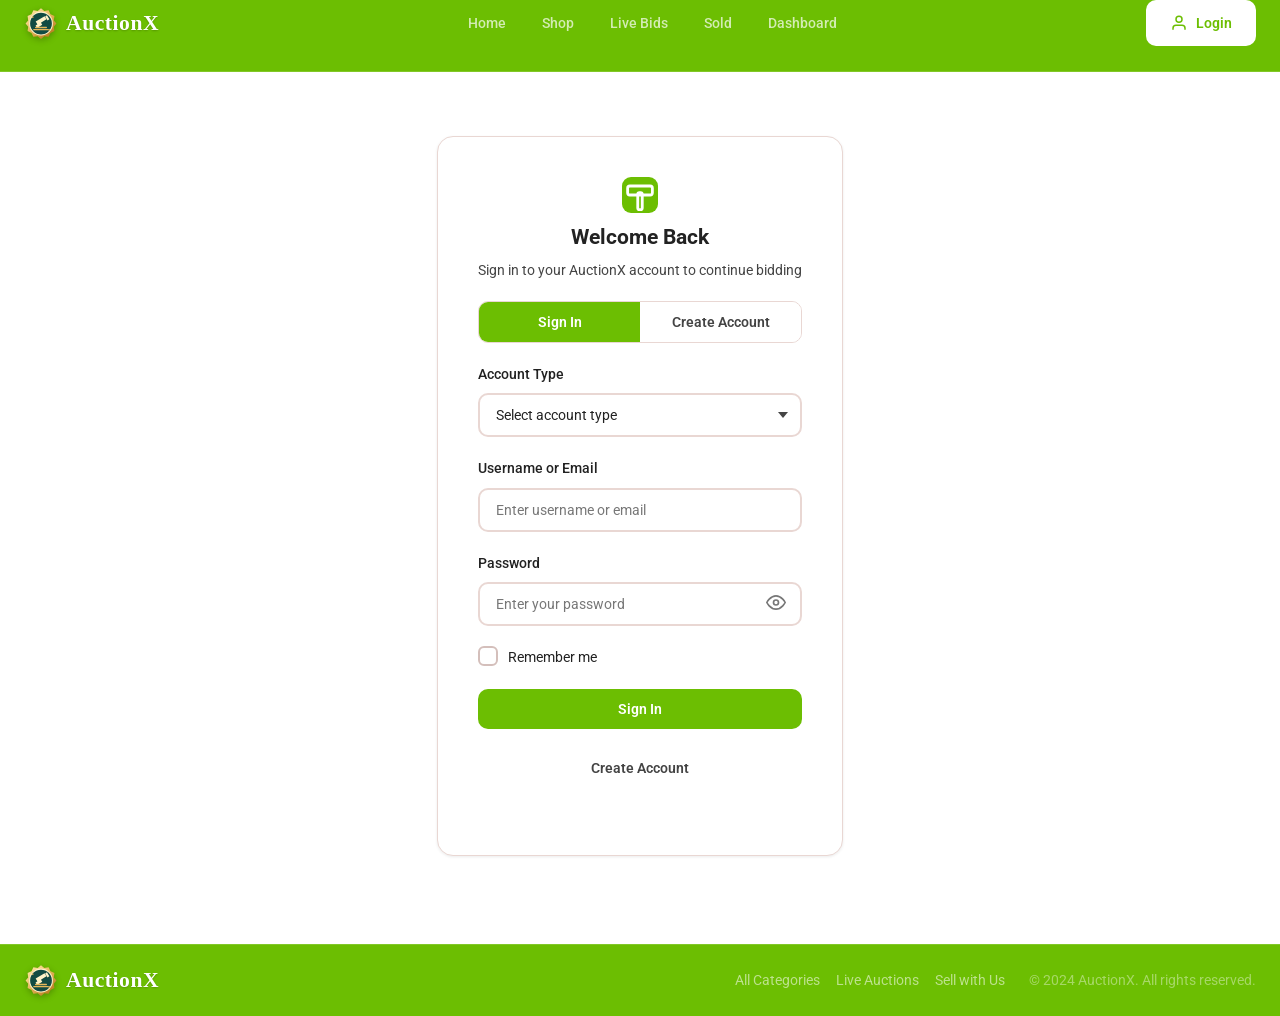
<file: my-bids.html>
<!DOCTYPE html>
<html lang="en">
<head>
    <meta charset="UTF-8">
    <meta name="viewport" content="width=device-width, initial-scale=1.0">
    <meta name="description" content="My Bids - Track all your bidding activity on AuctionX">
    <link rel="icon" type="image/svg+xml" href="data:image/svg+xml,<svg xmlns='http://www.w3.org/2000/svg' viewBox='0 0 32 32'><rect width='32' height='32' rx='8' fill='%231a5f7a'/><path d='M4 9L28 9L26 18H6L4 9Z' stroke='white' stroke-width='2.5' stroke-linejoin='round'/><line x1='11' y1='13.5' x2='21' y2='13.5' stroke='white' stroke-width='1' opacity='0.35'/><rect x='14' y='16' width='4' height='13' rx='1.5' stroke='white' stroke-width='2.5'/></svg>">
    <title>My Bids - AuctionX</title>

    <link rel="stylesheet" href="assets/css/main.css">
</head>
<body>
    <div id="app">
        <header class="header" id="header" role="banner">
            <div class="container">
                <div class="header-inner flex justify-between items-center">
                    <a href="index.html" class="logo flex items-center gap-8" aria-label="AuctionX Home">
                        
                        <svg width="28" height="28" viewBox="0 0 32 32" fill="none" aria-hidden="true"><path d="M4 9L28 9L26 18H6L4 9Z" stroke="currentColor" stroke-width="2.5" stroke-linejoin="round"/><line x1="11" y1="13.5" x2="21" y2="13.5" stroke="currentColor" stroke-width="1" opacity="0.35"/><rect x="14" y="16" width="4" height="13" rx="1.5" stroke="currentColor" stroke-width="2.5"/></svg>
                                <span class="logo-text font-bold text-xl">AuctionX</span>
                    </a>

                    <nav class="nav-main flex items-center gap-8" id="navMain" role="navigation" aria-label="Main navigation">
                        <a href="index.html" class="nav-link">Home</a>
                        <a href="categories.html" class="nav-link">Shop</a>
                        <a href="live-bids.html" class="nav-link">Live Bids</a>
                        <a href="sold.html" class="nav-link">Sold</a>
                        <a href="dashboard.html" class="nav-link">Dashboard</a>
                        
                    </nav>

                    <div class="header-actions flex items-center gap-12" id="headerActions">
                        <button class="btn btn-ghost btn-icon header-search-btn" id="searchToggle" aria-label="Search" aria-expanded="false">
                            <svg width="20" height="20" viewBox="0 0 24 24" fill="none" stroke="currentColor" stroke-width="2" aria-hidden="true">
                                <circle cx="11" cy="11" r="8"/>
                                <path d="M21 21l-4.35-4.35"/>
                            </svg>
                        </button>



                                                <div class="user-menu hidden" id="userMenu">
                            <button class="btn btn-ghost user-menu-btn" id="userMenuBtn" aria-expanded="false" aria-haspopup="true" aria-label="User menu">
                                <div class="user-avatar" id="userAvatar">A</div>
                                <span class="user-first-name" id="userName">Account</span>
                                <svg width="16" height="16" viewBox="0 0 24 24" fill="none" stroke="currentColor" stroke-width="2" aria-hidden="true">
                                    <path d="M6 9l6 6 6-6"/>
                                </svg>
                            </button>
                            <div class="user-dropdown" id="userDropdown" role="menu" aria-hidden="true">
                                <div class="dropdown-header">
                                    <div class="dropdown-avatar" id="dropdownAvatar">
                                        <svg width="24" height="24" viewBox="0 0 24 24" fill="none" stroke="currentColor" stroke-width="2" aria-hidden="true"><path d="M20 21v-2a4 4 0 0 0-4-4H8a4 4 0 0 0-4 4v2"/><circle cx="12" cy="7" r="4"/></svg>
                                    </div>
                                    <div>
                                        <p class="dropdown-name" id="dropdownName"></p>
                                        <p class="dropdown-role" id="dropdownRole"></p>
                                    </div>
                                </div>
                                <div class="dropdown-divider"></div>
                                <a href="dashboard.html" class="dropdown-item" role="menuitem" id="dashboardLink">
                                    <svg width="18" height="18" viewBox="0 0 24 24" fill="none" stroke="currentColor" stroke-width="2" aria-hidden="true">
                                        <rect x="3" y="3" width="7" height="7" rx="1"/><rect x="14" y="3" width="7" height="7" rx="1"/><rect x="3" y="14" width="7" height="7" rx="1"/><rect x="14" y="14" width="7" height="7" rx="1"/>
                                    </svg>
                                    View Dashboard
                                </a>
                                <a href="login.html" class="dropdown-item" role="menuitem" id="addAccountLink">
                                    <svg width="18" height="18" viewBox="0 0 24 24" fill="none" stroke="currentColor" stroke-width="2" aria-hidden="true">
                                        <path d="M16 21v-2a4 4 0 0 0-4-4H5a4 4 0 0 0-4 4v2"/><circle cx="8.5" cy="7" r="4"/><line x1="20" y1="8" x2="20" y2="14"/><line x1="23" y1="11" x2="17" y2="11"/>
                                    </svg>
                                    Add Another Account
                                </a>
                                <button class="dropdown-item" role="menuitem" id="manageAccountsBtn">
                                    <svg width="18" height="18" viewBox="0 0 24 24" fill="none" stroke="currentColor" stroke-width="2" aria-hidden="true">
                                        <polyline points="17 1 21 5 17 9"/><path d="M3 11V9a4 4 0 0 1 4-4h14"/><polyline points="7 23 3 19 7 15"/><path d="M21 13v2a4 4 0 0 1-4 4H3"/>
                                    </svg>
                                    Manage Accounts
                                </button>
                                <div class="dropdown-divider"></div>
                                <button class="dropdown-item dropdown-item-danger" role="menuitem" id="logoutBtn">
                                    <svg width="18" height="18" viewBox="0 0 24 24" fill="none" stroke="currentColor" stroke-width="2" aria-hidden="true">
                                        <path d="M9 21H5a2 2 0 0 1-2-2V5a2 2 0 0 1 2-2h4"/><polyline points="16 17 21 12 16 7"/><line x1="21" y1="12" x2="9" y2="12"/>
                                    </svg>
                                    Logout
                                </button>
                            </div>
                            <div class="user-dropdown accounts-panel" id="accountsPanel" role="menu" aria-hidden="true">
                                <div class="dropdown-header">
                                    <button class="btn btn-ghost accounts-back-btn" id="accountsBackBtn" aria-label="Back to menu">
                                        <svg width="18" height="18" viewBox="0 0 24 24" fill="none" stroke="currentColor" stroke-width="2"><path d="M19 12H5M12 19l-7-7 7-7"/></svg>
                                        Back
                                    </button>
                                    <span class="accounts-panel-title">Switch Account</span>
                                </div>
                                <div class="accounts-list" id="accountsList"></div>
                                <div class="dropdown-divider"></div>
                                <a href="login.html" class="dropdown-item" role="menuitem">
                                    <svg width="18" height="18" viewBox="0 0 24 24" fill="none" stroke="currentColor" stroke-width="2" aria-hidden="true">
                                        <line x1="12" y1="5" x2="12" y2="19"/><line x1="5" y1="12" x2="19" y2="12"/>
                                    </svg>
                                    Add New Account
                                </a>
                            </div>
                        <div class="auth-buttons flex items-center gap-8" id="authButtons">
                            <a href="login.html" class="btn btn-ghost"><svg width="18" height="18" viewBox="0 0 24 24" fill="none" stroke="currentColor" stroke-width="2" aria-hidden="true"><path d="M20 21v-2a4 4 0 0 0-4-4H8a4 4 0 0 0-4 4v2"/><circle cx="12" cy="7" r="4"/></svg> Login</a>
                        </div>

                        <button class="mobile-menu-btn btn btn-ghost btn-icon" id="mobileMenuBtn" aria-label="Toggle menu" aria-expanded="false" aria-controls="mobileMenu">
                            <svg width="24" height="24" viewBox="0 0 24 24" fill="none" stroke="currentColor" stroke-width="2" aria-hidden="true">
                                <line x1="3" y1="12" x2="21" y2="12"/>
                                <line x1="3" y1="6" x2="21" y2="6"/>
                                <line x1="3" y1="18" x2="21" y2="18"/>
                            </svg>
                        </button>
                    </div>
                </div>

                <div class="search-overlay" id="searchOverlay" role="search" aria-hidden="true">
                    <div class="search-container">
                        <div class="search-input-wrapper">
                            <svg width="24" height="24" viewBox="0 0 24 24" fill="none" stroke="currentColor" stroke-width="2" aria-hidden="true">
                                <circle cx="11" cy="11" r="8"/>
                                <path d="M21 21l-4.35-4.35"/>
                            </svg>
                            <input type="search" class="search-input" placeholder="Search auctions, categories, sellers..." aria-label="Search" autocomplete="off">
                            <button class="search-close" aria-label="Close search">✕</button>
                        </div>
                        <div class="search-results" id="searchResults" role="listbox"></div>
                        <div class="search-suggestions" id="searchSuggestions">
                            <p class="search-hint">Popular: <span>Antique Jewelry</span>, <span>Vintage Watches</span>, <span>Art Paintings</span>, <span>Rare Coins</span></p>
                        </div>
                    </div>
                </div>

                <nav class="mobile-menu" id="mobileMenu" role="navigation" aria-label="Mobile menu" aria-hidden="true">
                    <div class="mobile-menu-header flex justify-between items-center">
                        <span class="font-semibold">Menu</span>
                        <button class="mobile-menu-close btn btn-ghost btn-icon" aria-label="Close menu">
                            <svg width="24" height="24" viewBox="0 0 24 24" fill="none" stroke="currentColor" stroke-width="2" aria-hidden="true">
                                <line x1="18" y1="6" x2="6" y2="18"/>
                                <line x1="6" y1="6" x2="18" y2="18"/>
                            </svg>
                        </button>
                    </div>
                    <ul class="mobile-nav-list" role="list">
                        <li><a href="index.html" class="mobile-nav-link">Home</a></li>
                        <li><a href="categories.html" class="mobile-nav-link">Shop</a></li>
                        <li><a href="live-bids.html" class="mobile-nav-link">Live Bids</a></li>
                        <li><a href="sold.html" class="mobile-nav-link">Sold</a></li>
                    </ul>
                    <div class="mobile-menu-divider"></div>
                    <div class="mobile-auth" id="mobileAuth">
                        <a href="login.html" class="btn btn-primary btn-block">Login</a>
                        </div>
                    <div class="mobile-user hidden" id="mobileUser">
                        <div class="mobile-user-info">
                            <div class="mobile-user-avatar" id="mobileUserAvatar"></div>
                            <div>
                                <p class="mobile-user-name" id="mobileUserName"></p>
                                <p class="mobile-user-role" id="mobileUserRole"></p>
                            </div>
                        </div>
                        <a href="profile.html" class="mobile-nav-link">My Profile</a>
                        <a href="dashboard.html" class="mobile-nav-link">Dashboard</a>
                        <a href="my-bids.html" class="mobile-nav-link">My Bids</a>
                        <a href="seller-dashboard.html" class="mobile-nav-link hidden" id="mobileSellerLink">Seller Dashboard</a>
                        <a href="admin-dashboard.html" class="mobile-nav-link hidden" id="mobileAdminLink">Admin Dashboard</a>
                        <button class="mobile-nav-link mobile-nav-link-danger w-full text-left" id="mobileLogoutBtn">Logout</button>
                    </div>
                </nav>
            </div>
        </header>

        <main id="main" role="main">
            <div class="container">
                <div class="page-header">
                    <h1 class="page-title">My Bids</h1>
                    <p class="page-subtitle">Track all your bidding activity and purchase history</p>
                </div>

                <div class="flex flex-wrap gap-12 mb-24" role="tablist" aria-label="Bid tabs">
                    <button class="tab-btn active" data-tab="active" role="tab" aria-selected="true" aria-controls="active-panel">
                        <svg width="18" height="18" viewBox="0 0 24 24" fill="none" stroke="currentColor" stroke-width="2" aria-hidden="true">
                            <circle cx="12" cy="12" r="10"/>
                            <path d="M12 6v6l4 2"/>
                        </svg>
                        Active Bids
                        <span class="badge badge-success ml-8" id="activeCount">0</span>
                    </button>
                    <button class="tab-btn" data-tab="pending" role="tab" aria-selected="false" aria-controls="pending-panel">
                        <svg width="18" height="18" viewBox="0 0 24 24" fill="none" stroke="currentColor" stroke-width="2" aria-hidden="true">
                            <path d="M12 22v-2M12 2v-2M4.93 4.93l-1.41 1.41M18.36 18.36l-1.41 1.41M2 12h-2M22 12h-2M4.93 19.07l-1.41-1.41M18.36 5.64l-1.41-1.41"/>
                        </svg>
                        Pending Payment
                        <span class="badge badge-warning ml-8" id="pendingCount">0</span>
                    </button>
                    <button class="tab-btn" data-tab="won" role="tab" aria-selected="false" aria-controls="won-panel">
                        <svg width="18" height="18" viewBox="0 0 24 24" fill="none" stroke="currentColor" stroke-width="2" aria-hidden="true">
                            <path d="M22 11.08V12a10 10 0 1 1-5.93-9.14"/><polyline points="22 4 12 14.01 9 11.01"/>
                        </svg>
                        Won Auctions
                        <span class="badge badge-primary ml-8" id="wonCount">0</span>
                    </button>
                    <button class="tab-btn" data-tab="lost" role="tab" aria-selected="false" aria-controls="lost-panel">
                        <svg width="18" height="18" viewBox="0 0 24 24" fill="none" stroke="currentColor" stroke-width="2" aria-hidden="true">
                            <line x1="18" y1="6" x2="6" y2="18"/>
                            <line x1="6" y1="6" x2="18" y2="18"/>
                        </svg>
                        Lost/Outbid
                        <span class="badge ml-8" id="lostCount">0</span>
                    </button>
                    <button class="tab-btn" data-tab="history" role="tab" aria-selected="false" aria-controls="history-panel">
                        <svg width="18" height="18" viewBox="0 0 24 24" fill="none" stroke="currentColor" stroke-width="2" aria-hidden="true">
                            <path d="M13 2L3 14h9l-1 8 10-12h-9l1-8z"/>
                        </svg>
                        All History
                    </button>
                </div>

                <div class="tab-panel active" id="active-panel" role="tabpanel" aria-labelledby="active-tab">
                    <div class="card" id="activeBidsContainer">
                        <div class="card-body">
                            <div class="table-container">
                                <table>
                                    <thead>
                                        <tr>
                                            <th>Product</th>
                                            <th>Your Bid</th>
                                            <th>Current Bid</th>
                                            <th>Status</th>
                                            <th>Time Left</th>
                                            <th>Actions</th>
                                        </tr>
                                    </thead>
                                    <tbody id="activeBidsBody">
                                        <tr>
                                            <td colspan="6" class="text-center py-16 text-secondary">Loading...</td>
                                        </tr>
                                    </tbody>
                                </table>
                            </div>
                        </div>
                    </div>
                </div>

                <div class="tab-panel" id="pending-panel" role="tabpanel" aria-labelledby="pending-tab" style="display: none;">
                    <div class="card" id="pendingPaymentsContainer">
                        <div class="card-body">
                            <div class="table-container">
                                <table>
                                    <thead>
                                        <tr>
                                            <th>Product</th>
                                            <th>Winning Bid</th>
                                            <th>Due Date</th>
                                            <th>Status</th>
                                            <th>Actions</th>
                                        </tr>
                                    </thead>
                                    <tbody id="pendingPaymentsBody">
                                        <tr>
                                            <td colspan="5" class="text-center py-16 text-secondary">Loading...</td>
                                        </tr>
                                    </tbody>
                                </table>
                            </div>
                        </div>
                    </div>
                </div>

                <div class="tab-panel" id="won-panel" role="tabpanel" aria-labelledby="won-tab" style="display: none;">
                    <div class="card" id="wonAuctionsContainer">
                        <div class="card-body">
                            <div class="table-container">
                                <table>
                                    <thead>
                                        <tr>
                                            <th>Product</th>
                                            <th>Seller</th>
                                            <th>Winning Bid</th>
                                            <th>Date Won</th>
                                            <th>Status</th>
                                        </tr>
                                    </thead>
                                    <tbody id="wonAuctionsBody">
                                        <tr>
                                            <td colspan="5" class="text-center py-16 text-secondary">Loading...</td>
                                        </tr>
                                    </tbody>
                                </table>
                            </div>
                        </div>
                    </div>
                </div>

                <div class="tab-panel" id="lost-panel" role="tabpanel" aria-labelledby="lost-tab" style="display: none;">
                    <div class="card" id="lostAuctionsContainer">
                        <div class="card-body">
                            <div class="table-container">
                                <table>
                                    <thead>
                                        <tr>
                                            <th>Product</th>
                                            <th>Your Highest Bid</th>
                                            <th>Winning Bid</th>
                                            <th>Winner</th>
                                            <th>Ended</th>
                                        </tr>
                                    </thead>
                                    <tbody id="lostAuctionsBody">
                                        <tr>
                                            <td colspan="5" class="text-center py-16 text-secondary">Loading...</td>
                                        </tr>
                                    </tbody>
                                </table>
                            </div>
                        </div>
                    </div>
                </div>

                <div class="tab-panel" id="history-panel" role="tabpanel" aria-labelledby="history-tab" style="display: none;">
                    <div class="card" id="historyContainer">
                        <div class="card-body">
                            <div class="table-container">
                                <table>
                                    <thead>
                                        <tr>
                                            <th>Date</th>
                                            <th>Product</th>
                                            <th>Action</th>
                                            <th>Amount</th>
                                            <th>Result</th>
                                        </tr>
                                    </thead>
                                    <tbody id="historyBody">
                                        <tr>
                                            <td colspan="5" class="text-center py-16 text-secondary">Loading...</td>
                                        </tr>
                                    </tbody>
                                </table>
                            </div>
                        </div>
                    </div>
                </div>
            </div>
        </main>

        <footer class="footer" role="contentinfo">
            <div class="container">
                <div class="footer-grid">
                    <div class="footer-brand">
                        <a href="index.html" class="logo flex items-center gap-8">
                            
                            <svg width="28" height="28" viewBox="0 0 32 32" fill="none" aria-hidden="true"><path d="M4 9L28 9L26 18H6L4 9Z" stroke="currentColor" stroke-width="2.5" stroke-linejoin="round"/><line x1="11" y1="13.5" x2="21" y2="13.5" stroke="currentColor" stroke-width="1" opacity="0.35"/><rect x="14" y="16" width="4" height="13" rx="1.5" stroke="currentColor" stroke-width="2.5"/></svg>
                                <span class="logo-text font-bold text-xl">AuctionX</span>
                        </a>
                        <p class="footer-tagline">Premium auction marketplace for rare and valuable collectibles.</p>
                        <div class="social-links flex gap-12">
                            <a href="#" class="social-link" aria-label="Twitter"><svg width="20" height="20" viewBox="0 0 24 24" fill="currentColor"><path d="M23 3a10.9 10.9 0 0 1-3.14 1.53 4.48 4.48 0 0 0-7.86 3v1A10.66 10.66 0 0 1 3 4s-4 9 5 13a11.64 11.64 0 0 1-7 2c9 5 20 0 20-11.5a4.5 4.5 0 0 0-.08-.83A7.72 7.72 0 0 0 23 3z"/></svg></a>
                            <a href="#" class="social-link" aria-label="LinkedIn"><svg width="20" height="20" viewBox="0 0 24 24" fill="currentColor"><path d="M16 8a6 6 0 0 1 6 6v7h-4v-7a2 2 0 0 0-2-2 2 2 0 0 0-2 2v7h-4v-7a6 6 0 0 1 6-6z"/><rect x="2" y="9" width="4" height="12"/><circle cx="4" cy="4" r="2"/></svg></a>
                            <a href="#" class="social-link" aria-label="Instagram"><svg width="20" height="20" viewBox="0 0 24 24" fill="none" stroke="currentColor" stroke-width="2"><rect x="2" y="2" width="20" height="20" rx="5"/><path d="M16 11.37A4 4 0 1 1 12.63 8 4 4 0 0 1 16 11.37z"/><line x1="17.5" y1="6.5" x2="17.51" y2="6.5"/></svg></a>
                        </div>
                    </div>
                    <nav class="footer-nav" aria-label="Footer navigation">
                        <div class="footer-col">
                            <h4 class="footer-title">Marketplace</h4>
                            <ul role="list">
                                <li><a href="categories.html">All Categories</a></li>
                                <li><a href="live-bids.html">Live Auctions</a></li>
                                <li><a href="seller-dashboard.html">Sell with Us</a></li>
                            </ul>
                        </div>
                    </nav>
                </div>
                <div class="footer-bottom">
                        <p>&copy; 2024 AuctionX. All rights reserved.</p>
                        <div class="social-links flex gap-12" style="justify-content: center; margin-top: 12px;">
                            <a href="https://www.instagram.com/_jeevitha_.28/" target="_blank" class="social-link" aria-label="Instagram" title="Follow on Instagram"><svg width="20" height="20" viewBox="0 0 24 24" fill="none" stroke="currentColor" stroke-width="2"><rect x="2" y="2" width="20" height="20" rx="5"/><path d="M16 11.37A4 4 0 1 1 12.63 8 4 4 0 0 1 16 11.37z"/><line x1="17.5" y1="6.5" x2="17.51" y2="6.5"/></svg></a>
                            <a href="https://www.linkedin.com/in/r-s-jeevitha-raja-7692642b3?utm_source=share_via&utm_content=profile&utm_medium=member_android" target="_blank" class="social-link" aria-label="LinkedIn" title="Connect on LinkedIn"><svg width="20" height="20" viewBox="0 0 24 24" fill="currentColor"><path d="M16 8a6 6 0 0 1 6 6v7h-4v-7a2 2 0 0 0-2-2 2 2 0 0 0-2 2v7h-4v-7a6 6 0 0 1 6-6z"/><rect x="2" y="9" width="4" height="12"/><circle cx="4" cy="4" r="2"/></svg></a>
                            <a href="https://github.com/jeevitha281103" target="_blank" class="social-link" aria-label="GitHub" title="View on GitHub"><svg width="20" height="20" viewBox="0 0 24 24" fill="currentColor"><path d="M12 0c-6.626 0-12 5.373-12 12 0 5.302 3.438 9.8 8.207 11.387.599.111.793-.261.793-.577v-2.234c-3.338.726-4.033-1.416-4.033-1.416-.546-1.387-1.333-1.756-1.333-1.756-1.089-.745.083-.729.083-.729 1.205.084 1.839 1.237 1.839 1.237 1.07 1.834 2.807 1.304 3.492.997.107-.775.418-1.305.762-1.604-2.665-.305-5.467-1.334-5.467-5.931 0-1.311.469-2.381 1.236-3.221-.124-.303-.535-1.524.117-3.176 0 0 1.008-.322 3.301 1.23.957-.266 1.983-.399 3.003-.404 1.02.005 2.047.138 3.006.404 2.291-1.552 3.297-1.23 3.297-1.23.653 1.653.242 2.874.118 3.176.77.84 1.235 1.911 1.235 3.221 0 4.609-2.807 5.624-5.479 5.921.43.372.823 1.102.823 2.222v3.293c0 .319.192.694.801.576 4.765-1.589 8.199-6.086 8.199-11.386 0-6.627-5.373-12-12-12z"/></svg></a>
                            <a href="mailto:jeevitharaja2811@gmail.com" class="social-link" aria-label="Email" title="Send Email"><svg width="20" height="20" viewBox="0 0 24 24" fill="none" stroke="currentColor" stroke-width="2"><path d="M4 4h16c1.1 0 2 .9 2 2v12c0 1.1-.9 2-2 2H4c-1.1 0-2-.9-2-2V6c0-1.1.9-2 2-2z"/><polyline points="22,6 12,13 2,6"/></svg></a>
                            <a href="https://t.me/@Jeevitha_28_11" target="_blank" class="social-link" aria-label="Telegram" title="Join on Telegram"><svg width="20" height="20" viewBox="0 0 24 24" fill="currentColor"><path d="M11.944 0A12 12 0 0 0 0 12a12 12 0 0 0 12 12 12 12 0 0 0 12-12A12 12 0 0 0 12 0a12 12 0 0 0-.056 0zm4.962 7.224c.1-.002.321.023.465.14a.506.506 0 0 1 .171.325c.016.093.036.306.02.472-.18 1.898-.962 6.502-1.36 8.627-.168.9-.499 1.201-.82 1.23-.696.065-1.225-.46-1.9-.902-1.056-.693-1.653-1.124-2.678-1.8-1.185-.78-.417-1.21.258-1.91.177-.184 3.247-2.977 3.307-3.23.007-.032.014-.15-.056-.212s-.174-.041-.249-.024c-.106.024-1.793 1.14-5.061 3.345-.48.33-.913.49-1.302.48-.428-.008-1.252-.241-1.865-.44-.752-.245-1.349-.374-1.297-.789.027-.216.325-.437.893-.663 3.498-1.524 5.83-2.529 6.998-3.014 3.332-1.386 4.025-1.627 4.476-1.635z"/></svg></a>
                        </div>
                        <p class="footer-disclaimer" style="margin-top: 12px;">AuctionX is a marketplace platform. All items sold by third-party sellers.</p>
                    </div>
            </div>
        </footer>

        <div class="modal-overlay" id="modalOverlay" role="dialog" aria-modal="true" aria-hidden="true" style="display: none;">
            <div class="modal" id="modal" role="document">
                <div class="modal-header flex justify-between items-center">
                    <h3 class="modal-title" id="modalTitle"></h3>
                    <button class="modal-close btn btn-ghost btn-icon" aria-label="Close modal">
                        <svg width="24" height="24" viewBox="0 0 24 24" fill="none" stroke="currentColor" stroke-width="2" aria-hidden="true">
                            <line x1="18" y1="6" x2="6" y2="18"/>
                            <line x1="6" y1="6" x2="18" y2="18"/>
                        </svg>
                    </button>
                </div>
                <div class="modal-body" id="ModalBody"></div>
                <div class="modal-footer" id="modalFooter"></div>
            </div>
        </div>

        <div class="toast-container" id="toastContainer" aria-live="polite" aria-label="Notifications"></div>
    </div>

    <script src="data/auction-data.js"></script>
    <script src="js/app.js"></script>
    <script>
        document.addEventListener('DOMContentLoaded', () => {
            if (!App.currentUser) {
                App.navigate('login.html');
                return;
            }

            initTabs();
            loadMyBids();
        });

        function initTabs() {
            document.querySelectorAll('.tab-btn').forEach(btn => {
                btn.addEventListener('click', () => {
                    const tab = btn.dataset.tab;
                    showTab(tab);
                });
            });
        }

        function showTab(tabId) {
            document.querySelectorAll('.tab-panel').forEach(panel => {
                panel.style.display = 'none';
            });
            document.querySelectorAll('.tab-btn').forEach(btn => {
                btn.classList.remove('active');
                btn.setAttribute('aria-selected', 'false');
            });

            document.getElementById(`${tabId}-panel`)?.style.removeProperty('display');
            const activeBtn = document.querySelector(`.tab-btn[data-tab="${tabId}"]`);
            activeBtn?.classList.add('active');
            activeBtn?.setAttribute('aria-selected', 'true');
        }

        function loadMyBids() {
            const user = App.currentUser;
            const allBids = getUserBids(user.id);

            const activeBids = allBids.filter(bid => {
                const product = getProductById(bid.productId);
                return product && product.status === 'active';
            });

            const pendingPayments = AuctionData.payments.filter(p => p.buyerId === user.id && p.status === 'pending');

            const wonAuctions = AuctionData.products.filter(p =>
                p.highestBidderId === user.id && (p.status === 'sold' || p.status === 'sold_pending_payment')
            );

            const lostBids = allBids.filter(bid => {
                const product = getProductById(bid.productId);
                if (!product || product.highestBidderId === user.id) return false;
                if (product.status === 'sold' || product.status === 'ended' || product.status === 'unsold') return true;
                if (product.status === 'active' && product.bidHistory.length > 1) {
                    const userBids = product.bidHistory.filter(b => b.bidderId === user.id);
                    const maxUserBid = userBids.length > 0 ? Math.max(...userBids.map(b => b.amount)) : 0;
                    return maxUserBid < product.currentBid;
                }
                return false;
            });

            document.getElementById('activeCount').textContent = activeBids.length;
            document.getElementById('pendingCount').textContent = pendingPayments.length;
            document.getElementById('wonCount').textContent = wonAuctions.length;
            document.getElementById('lostCount').textContent = lostBids.length;

            renderActiveBids(activeBids);
            renderPendingPayments(pendingPayments);
            renderWonAuctions(wonAuctions);
            renderLostBids(lostBids);
            renderHistory(allBids, wonAuctions);
        }

        function renderActiveBids(bids) {
            const tbody = document.getElementById('activeBidsBody');

            if (bids.length === 0) {
                tbody.innerHTML = '<tr><td colspan="6" class="text-center py-16 text-secondary">No active bids</td></tr>';
                return;
            }

            tbody.innerHTML = bids.map(bid => {
                const product = getProductById(bid.productId);
                if (!product) return '';

                const isHighest = product.highestBidderId === App.currentUser.id;
                const timeLeft = product.endTime ? App.getTimeRemaining(product.endTime) : 'N/A';

                return `
                    <tr>
                        <td>
                            <a href="product.html?id=${product.id}" class="font-medium hover:text-primary">${product.name}</a>
                        </td>
                        <td class="font-semibold">${App.formatCurrency(bid.amount)}</td>
                        <td>${App.formatCurrency(product.currentBid)}</td>
                        <td><span class="badge ${isHighest ? 'badge-success' : 'badge-warning'}">${isHighest ? 'Winning' : 'Outbid'}</span></td>
                        <td class="bid-timer ${!isHighest ? 'text-warning' : ''}">${timeLeft}</td>
                        <td>
                            ${product.status === 'active' ? `
                                <button class="btn btn-sm ${isHighest ? 'btn-outline' : 'btn-primary'} change-bid-btn" data-product-id="${product.id}">Change Bid</button>
                            ` : `
                                <span class="text-secondary text-sm">${App.getStatusLabel(product.status)}</span>
                            `}
                        </td>
                    </tr>
                `;
            }).join('');

            tbody.querySelectorAll('.change-bid-btn').forEach(btn => {
                btn.addEventListener('click', () => App.openChangeBidModal(btn.dataset.productId));
            });

            if (bids.length > 0) {
                startActiveBidTimers(bids);
            }
        }

        function startActiveBidTimers(bids) {
            bids.forEach(bid => {
                const product = getProductById(bid.productId);
                if (product && product.status === 'active' && product.endTime) {
                    App.startProductTimer(product.id);
                }
            });
        }

        function renderPendingPayments(payments) {
            const tbody = document.getElementById('pendingPaymentsBody');

            if (payments.length === 0) {
                tbody.innerHTML = '<tr><td colspan="5" class="text-center py-16 text-secondary">No pending payments</td></tr>';
                return;
            }

            tbody.innerHTML = payments.map(payment => {
                const product = getProductById(payment.productId);
                if (!product) return '';

                const dueDate = new Date(payment.dueDate);
                const isOverdue = dueDate < new Date();

                return `
                    <tr class="${isOverdue ? 'text-error' : ''}">
                        <td>
                            <a href="product.html?id=${product.id}" class="font-medium hover:text-primary">${product.name}</a>
                        </td>
                        <td class="font-semibold">${App.formatCurrency(payment.amount)}</td>
                        <td>${App.formatDate(payment.dueDate)} ${isOverdue ? '<span class="badge badge-error">Overdue</span>' : ''}</td>
                        <td><span class="badge badge-warning">Awaiting Payment</span></td>
                        <td>
                            <a href="payment.html?payment=${payment.id}" class="btn btn-primary btn-sm">Pay Now</a>
                        </td>
                    </tr>
                `;
            }).join('');
        }

        function renderWonAuctions(wonProducts) {
            const tbody = document.getElementById('wonAuctionsBody');

            if (wonProducts.length === 0) {
                tbody.innerHTML = '<tr><td colspan="5" class="text-center py-16 text-secondary">No won auctions yet</td></tr>';
                return;
            }

            tbody.innerHTML = wonProducts.map(product => {
                const isPaid = product.status === 'sold';
                return `
                    <tr>
                        <td>
                            <a href="product.html?id=${product.id}" class="font-medium hover:text-primary">${product.name}</a>
                        </td>
                        <td>${product.sellerName || 'Unknown'}</td>
                        <td class="font-semibold">${App.formatCurrency(product.currentBid)}</td>
                        <td class="text-secondary">${App.formatDate(product.endTime)}</td>
                        <td><span class="badge ${isPaid ? 'badge-success' : 'badge-warning'}">${isPaid ? 'Paid' : 'Payment Pending'}</span></td>
                    </tr>
                `;
            }).join('');
        }

        function renderLostBids(bids) {
            const tbody = document.getElementById('lostAuctionsBody');

            if (bids.length === 0) {
                tbody.innerHTML = '<tr><td colspan="5" class="text-center py-16 text-secondary">No lost auctions</td></tr>';
                return;
            }

            const uniqueProducts = new Map();
            bids.forEach(bid => {
                const product = getProductById(bid.productId);
                if (product && !uniqueProducts.has(product.id)) {
                    uniqueProducts.set(product.id, { product, bid });
                }
            });

            tbody.innerHTML = Array.from(uniqueProducts.values()).map(({ product, bid }) => `
                <tr>
                    <td>
                        <a href="product.html?id=${product.id}" class="font-medium hover:text-primary">${product.name}</a>
                    </td>
                    <td>${App.formatCurrency(bid.amount)}</td>
                    <td>${App.formatCurrency(product.currentBid)}</td>
                    <td>${product.highestBidder || 'N/A'}</td>
                    <td class="text-secondary">${product.endTime ? App.formatDate(product.endTime) : 'N/A'}</td>
                </tr>
            `).join('');
        }

        function renderHistory(bids, wonProducts) {
            const tbody = document.getElementById('historyBody');

            const history = [];

            bids.forEach(bid => {
                const product = getProductById(bid.productId);
                if (product) {
                    history.push({
                        date: bid.timestamp,
                        type: 'bid',
                        product: product.name,
                        productId: product.id,
                        amount: bid.amount,
                        result: product.highestBidderId === App.currentUser.id ? 'Winning' : 'Outbid'
                    });
                }
            });

            wonProducts.forEach(product => {
                history.push({
                    date: product.endTime,
                    type: 'purchase',
                    product: product.name,
                    productId: product.id,
                    amount: product.currentBid,
                    result: 'Won'
                });
            });

            history.sort((a, b) => new Date(b.date) - new Date(a.date));

            if (history.length === 0) {
                tbody.innerHTML = '<tr><td colspan="5" class="text-center py-16 text-secondary">No history yet</td></tr>';
                return;
            }

            tbody.innerHTML = history.map(item => `
                <tr>
                    <td class="text-secondary">${App.formatDate(item.date)}</td>
                    <td><a href="product.html?id=${item.productId}" class="hover:text-primary">${item.product}</a></td>
                    <td>${item.type === 'bid' ? 'Placed Bid' : 'Purchase'}</td>
                    <td class="font-semibold">${App.formatCurrency(item.amount)}</td>
                    <td>
                        <span class="badge ${item.result === 'Won' || item.result === 'Winning' ? 'badge-success' : item.result === 'Outbid' ? 'badge-warning' : 'badge-info'}">${item.result}</span>
                    </td>
                </tr>
            `).join('');
        }
    </script>
</body>
</html>
</file>
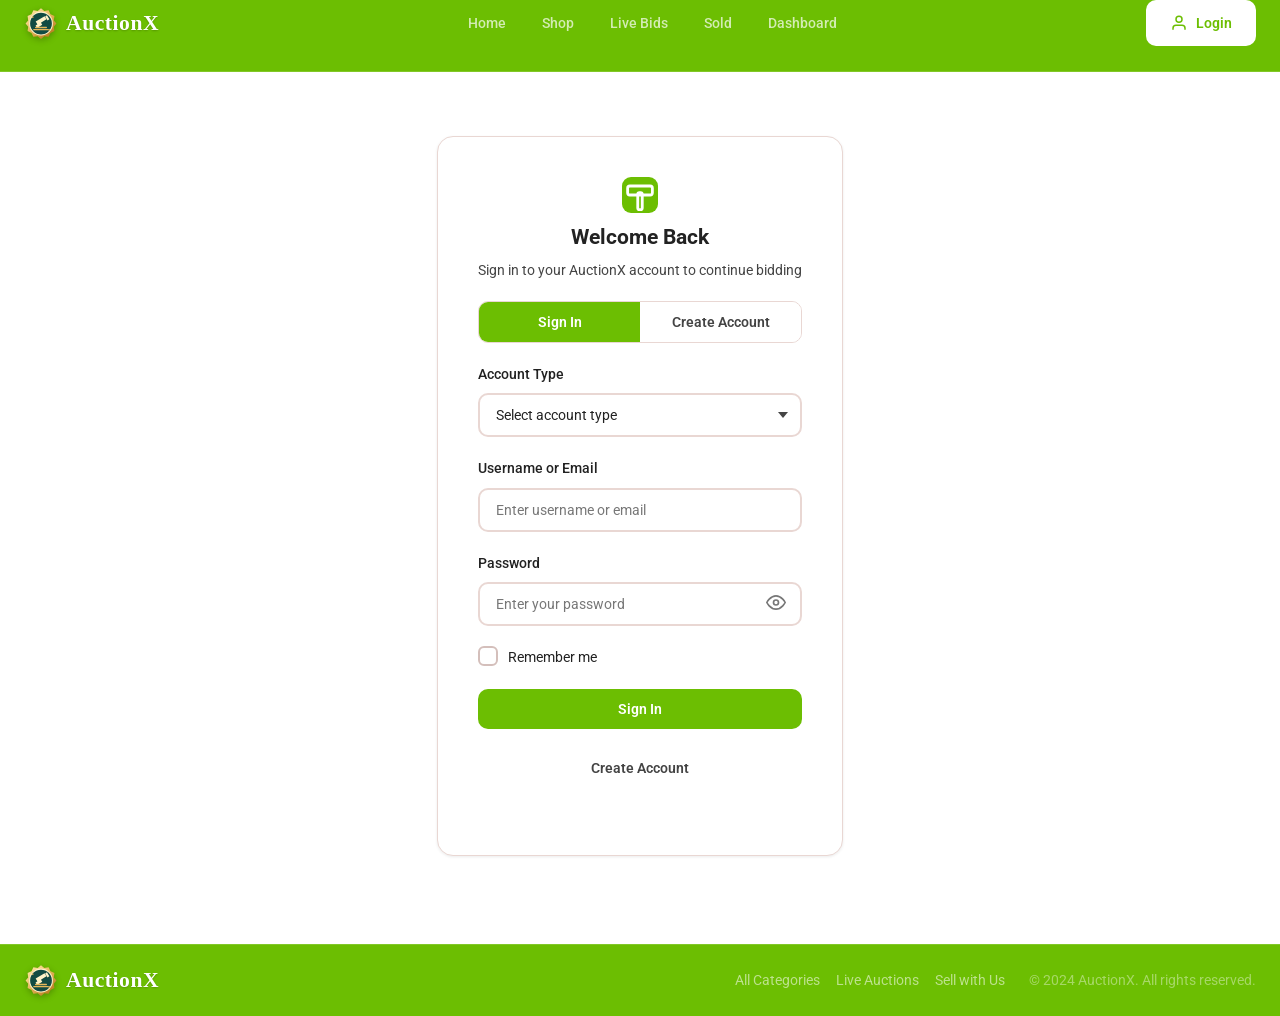
<file: payment.html>
<!DOCTYPE html>
<html lang="en">
<head>
    <meta charset="UTF-8">
    <meta name="viewport" content="width=device-width, initial-scale=1.0">
    <meta name="description" content="Complete your payment for the won auction on AuctionX">
    <link rel="icon" type="image/svg+xml" href="data:image/svg+xml,<svg xmlns='http://www.w3.org/2000/svg' viewBox='0 0 32 32'><rect width='32' height='32' rx='8' fill='%231a5f7a'/><path d='M4 9L28 9L26 18H6L4 9Z' stroke='white' stroke-width='2.5' stroke-linejoin='round'/><line x1='11' y1='13.5' x2='21' y2='13.5' stroke='white' stroke-width='1' opacity='0.35'/><rect x='14' y='16' width='4' height='13' rx='1.5' stroke='white' stroke-width='2.5'/></svg>">
    <title>Payment - AuctionX</title>

    <link rel="stylesheet" href="assets/css/main.css">
</head>
<body>
    <div id="app">
        <header class="header" id="header" role="banner">
            <div class="container">
                <div class="header-inner flex justify-between items-center">
                    <a href="index.html" class="logo flex items-center gap-8" aria-label="AuctionX Home">
                        
                        <svg width="28" height="28" viewBox="0 0 32 32" fill="none" aria-hidden="true"><path d="M4 9L28 9L26 18H6L4 9Z" stroke="currentColor" stroke-width="2.5" stroke-linejoin="round"/><line x1="11" y1="13.5" x2="21" y2="13.5" stroke="currentColor" stroke-width="1" opacity="0.35"/><rect x="14" y="16" width="4" height="13" rx="1.5" stroke="currentColor" stroke-width="2.5"/></svg>
                                <span class="logo-text font-bold text-xl">AuctionX</span>
                    </a>

                    <nav class="nav-main flex items-center gap-8" id="navMain" role="navigation" aria-label="Main navigation">
                        <a href="index.html" class="nav-link">Home</a>
                        <a href="categories.html" class="nav-link">Shop</a>
                        <a href="live-bids.html" class="nav-link">Live Bids</a>
                        <a href="sold.html" class="nav-link">Sold</a>
                        <a href="dashboard.html" class="nav-link">Dashboard</a>
                        
                    </nav>

                    <div class="header-actions flex items-center gap-12" id="headerActions">
                        <button class="btn btn-ghost btn-icon header-search-btn" id="searchToggle" aria-label="Search" aria-expanded="false">
                            <svg width="20" height="20" viewBox="0 0 24 24" fill="none" stroke="currentColor" stroke-width="2" aria-hidden="true">
                                <circle cx="11" cy="11" r="8"/>
                                <path d="M21 21l-4.35-4.35"/>
                            </svg>
                        </button>



                                                <div class="user-menu hidden" id="userMenu">
                            <button class="btn btn-ghost user-menu-btn" id="userMenuBtn" aria-expanded="false" aria-haspopup="true" aria-label="User menu">
                                <div class="user-avatar" id="userAvatar">A</div>
                                <span class="user-first-name" id="userName">Account</span>
                                <svg width="16" height="16" viewBox="0 0 24 24" fill="none" stroke="currentColor" stroke-width="2" aria-hidden="true">
                                    <path d="M6 9l6 6 6-6"/>
                                </svg>
                            </button>
                            <div class="user-dropdown" id="userDropdown" role="menu" aria-hidden="true">
                                <div class="dropdown-header">
                                    <div class="dropdown-avatar" id="dropdownAvatar">
                                        <svg width="24" height="24" viewBox="0 0 24 24" fill="none" stroke="currentColor" stroke-width="2" aria-hidden="true"><path d="M20 21v-2a4 4 0 0 0-4-4H8a4 4 0 0 0-4 4v2"/><circle cx="12" cy="7" r="4"/></svg>
                                    </div>
                                    <div>
                                        <p class="dropdown-name" id="dropdownName"></p>
                                        <p class="dropdown-role" id="dropdownRole"></p>
                                    </div>
                                </div>
                                <div class="dropdown-divider"></div>
                                <a href="dashboard.html" class="dropdown-item" role="menuitem" id="dashboardLink">
                                    <svg width="18" height="18" viewBox="0 0 24 24" fill="none" stroke="currentColor" stroke-width="2" aria-hidden="true">
                                        <rect x="3" y="3" width="7" height="7" rx="1"/><rect x="14" y="3" width="7" height="7" rx="1"/><rect x="3" y="14" width="7" height="7" rx="1"/><rect x="14" y="14" width="7" height="7" rx="1"/>
                                    </svg>
                                    View Dashboard
                                </a>
                                <a href="login.html" class="dropdown-item" role="menuitem" id="addAccountLink">
                                    <svg width="18" height="18" viewBox="0 0 24 24" fill="none" stroke="currentColor" stroke-width="2" aria-hidden="true">
                                        <path d="M16 21v-2a4 4 0 0 0-4-4H5a4 4 0 0 0-4 4v2"/><circle cx="8.5" cy="7" r="4"/><line x1="20" y1="8" x2="20" y2="14"/><line x1="23" y1="11" x2="17" y2="11"/>
                                    </svg>
                                    Add Another Account
                                </a>
                                <button class="dropdown-item" role="menuitem" id="manageAccountsBtn">
                                    <svg width="18" height="18" viewBox="0 0 24 24" fill="none" stroke="currentColor" stroke-width="2" aria-hidden="true">
                                        <polyline points="17 1 21 5 17 9"/><path d="M3 11V9a4 4 0 0 1 4-4h14"/><polyline points="7 23 3 19 7 15"/><path d="M21 13v2a4 4 0 0 1-4 4H3"/>
                                    </svg>
                                    Manage Accounts
                                </button>
                                <div class="dropdown-divider"></div>
                                <button class="dropdown-item dropdown-item-danger" role="menuitem" id="logoutBtn">
                                    <svg width="18" height="18" viewBox="0 0 24 24" fill="none" stroke="currentColor" stroke-width="2" aria-hidden="true">
                                        <path d="M9 21H5a2 2 0 0 1-2-2V5a2 2 0 0 1 2-2h4"/><polyline points="16 17 21 12 16 7"/><line x1="21" y1="12" x2="9" y2="12"/>
                                    </svg>
                                    Logout
                                </button>
                            </div>
                            <div class="user-dropdown accounts-panel" id="accountsPanel" role="menu" aria-hidden="true">
                                <div class="dropdown-header">
                                    <button class="btn btn-ghost accounts-back-btn" id="accountsBackBtn" aria-label="Back to menu">
                                        <svg width="18" height="18" viewBox="0 0 24 24" fill="none" stroke="currentColor" stroke-width="2"><path d="M19 12H5M12 19l-7-7 7-7"/></svg>
                                        Back
                                    </button>
                                    <span class="accounts-panel-title">Switch Account</span>
                                </div>
                                <div class="accounts-list" id="accountsList"></div>
                                <div class="dropdown-divider"></div>
                                <a href="login.html" class="dropdown-item" role="menuitem">
                                    <svg width="18" height="18" viewBox="0 0 24 24" fill="none" stroke="currentColor" stroke-width="2" aria-hidden="true">
                                        <line x1="12" y1="5" x2="12" y2="19"/><line x1="5" y1="12" x2="19" y2="12"/>
                                    </svg>
                                    Add New Account
                                </a>
                            </div>
                        <div class="auth-buttons flex items-center gap-8" id="authButtons">
                            <a href="login.html" class="btn btn-ghost"><svg width="18" height="18" viewBox="0 0 24 24" fill="none" stroke="currentColor" stroke-width="2" aria-hidden="true"><path d="M20 21v-2a4 4 0 0 0-4-4H8a4 4 0 0 0-4 4v2"/><circle cx="12" cy="7" r="4"/></svg> Login</a>
                        </div>

                        <button class="mobile-menu-btn btn btn-ghost btn-icon" id="mobileMenuBtn" aria-label="Toggle menu" aria-expanded="false" aria-controls="mobileMenu">
                            <svg width="24" height="24" viewBox="0 0 24 24" fill="none" stroke="currentColor" stroke-width="2" aria-hidden="true">
                                <line x1="3" y1="12" x2="21" y2="12"/>
                                <line x1="3" y1="6" x2="21" y2="6"/>
                                <line x1="3" y1="18" x2="21" y2="18"/>
                            </svg>
                        </button>
                    </div>
                </div>

                <div class="search-overlay" id="searchOverlay" role="search" aria-hidden="true">
                    <div class="search-container">
                        <div class="search-input-wrapper">
                            <svg width="24" height="24" viewBox="0 0 24 24" fill="none" stroke="currentColor" stroke-width="2" aria-hidden="true">
                                <circle cx="11" cy="11" r="8"/>
                                <path d="M21 21l-4.35-4.35"/>
                            </svg>
                            <input type="search" class="search-input" placeholder="Search auctions, categories, sellers..." aria-label="Search" autocomplete="off">
                            <button class="search-close" aria-label="Close search">✕</button>
                        </div>
                        <div class="search-results" id="searchResults" role="listbox"></div>
                        <div class="search-suggestions" id="searchSuggestions">
                            <p class="search-hint">Popular: <span>Antique Jewelry</span>, <span>Vintage Watches</span>, <span>Art Paintings</span>, <span>Rare Coins</span></p>
                        </div>
                    </div>
                </div>

                <nav class="mobile-menu" id="mobileMenu" role="navigation" aria-label="Mobile menu" aria-hidden="true">
                    <div class="mobile-menu-header flex justify-between items-center">
                        <span class="font-semibold">Menu</span>
                        <button class="mobile-menu-close btn btn-ghost btn-icon" aria-label="Close menu">
                            <svg width="24" height="24" viewBox="0 0 24 24" fill="none" stroke="currentColor" stroke-width="2" aria-hidden="true">
                                <line x1="18" y1="6" x2="6" y2="18"/>
                                <line x1="6" y1="6" x2="18" y2="18"/>
                            </svg>
                        </button>
                    </div>
                    <ul class="mobile-nav-list" role="list">
                        <li><a href="index.html" class="mobile-nav-link">Home</a></li>
                        <li><a href="categories.html" class="mobile-nav-link">Shop</a></li>
                        <li><a href="live-bids.html" class="mobile-nav-link">Live Bids</a></li>
                        <li><a href="sold.html" class="mobile-nav-link">Sold</a></li>
                    </ul>
                    <div class="mobile-menu-divider"></div>
                    <div class="mobile-auth" id="mobileAuth">
                        <a href="login.html" class="btn btn-primary btn-block">Login</a>
                        </div>
                    <div class="mobile-user hidden" id="mobileUser">
                        <div class="mobile-user-info">
                            <div class="mobile-user-avatar" id="mobileUserAvatar"></div>
                            <div>
                                <p class="mobile-user-name" id="mobileUserName"></p>
                                <p class="mobile-user-role" id="mobileUserRole"></p>
                            </div>
                        </div>
                        <a href="profile.html" class="mobile-nav-link">My Profile</a>
                        <a href="dashboard.html" class="mobile-nav-link">Dashboard</a>
                        <a href="my-bids.html" class="mobile-nav-link">My Bids</a>
                        <a href="seller-dashboard.html" class="mobile-nav-link hidden" id="mobileSellerLink">Seller Dashboard</a>
                        <a href="admin-dashboard.html" class="mobile-nav-link hidden" id="mobileAdminLink">Admin Dashboard</a>
                        <button class="mobile-nav-link mobile-nav-link-danger w-full text-left" id="mobileLogoutBtn">Logout</button>
                    </div>
                </nav>
            </div>
        </header>

        <main id="main" role="main">
            <div class="container">
                <div class="page-header">
                    <h1 class="page-title">Complete Payment</h1>
                    <p class="page-subtitle">Securely pay for your won auction item</p>
                </div>

                <div class="grid form-grid">
                    <div class="payment-form-container">
                        <div class="card" id="paymentFormCard">
                            <div class="card-header">
                                <h2 class="section-title mb-0">Payment Details</h2>
                            </div>
                            <div class="card-body">
                                <form data-form="payment" id="paymentForm" novalidate>
                                    <input type="hidden" name="paymentId" id="paymentId">
                                    <input type="hidden" name="productId" id="paymentProductId">

                                    <div class="alert alert-info mb-24">
                                        <svg width="16" height="16" viewBox="0 0 24 24" fill="none" stroke="currentColor" stroke-width="2" aria-hidden="true">
                                            <circle cx="12" cy="12" r="10"/>
                                            <line x1="12" y1="16" x2="12" y2="12"/>
                                            <line x1="12" y1="8" x2="12.01" y2="8"/>
                                        </svg>
                                        <div>
                                            <p class="font-medium">Payment Due</p>
                                            <p class="text-sm">Please complete payment within 24 hours to secure your item. Failure to pay may result in the auction being restarted.</p>
                                        </div>
                                    </div>

                                    <div class="form-group">
                                        <label class="form-label">Full Name <span class="text-error">*</span></label>
                                        <input type="text" name="name" class="form-input" required autocomplete="name" placeholder="John Doe">
                                    </div>

                                    <div class="form-row">
                                        <div class="form-group">
                                            <label class="form-label">Email <span class="text-error">*</span></label>
                                            <input type="email" name="email" class="form-input" required autocomplete="email" placeholder="john@example.com">
                                        </div>
                                        <div class="form-group">
                                            <label class="form-label">Phone Number <span class="text-error">*</span></label>
                                            <input type="tel" name="phone" class="form-input" required autocomplete="tel" placeholder="+91 98765 43210">
                                        </div>
                                    </div>

                                    <div class="form-group">
                                        <label class="form-label">Shipping Address <span class="text-error">*</span></label>
                                        <textarea name="address" class="form-input" rows="3" required placeholder="Full shipping address including city, state, PIN code"></textarea>
                                    </div>

                                    <h3 class="section-title mt-32 mb-16">Payment Method</h3>

                                    <div class="payment-methods flex gap-12 mb-24" role="radiogroup" aria-label="Payment method">
                                        <label class="payment-method-option flex-1 flex flex-col items-center p-6 border-2 rounded-lg cursor-pointer transition" data-method="bank_transfer">
                                            <input type="radio" name="paymentMethod" value="bank_transfer" class="sr-only" required checked>
                                            <svg width="32" height="32" viewBox="0 0 24 24" fill="none" stroke="currentColor" stroke-width="2" aria-hidden="true" class="mb-4">
                                                <rect x="2" y="4" width="20" height="16" rx="2"/>
                                                <path d="M8 4v4M16 4v4M4 12h16"/>
                                            </svg>
                                            <span class="font-medium">Bank Transfer</span>
                                            <span class="text-sm text-secondary mt-2">NEFT/RTGS/IMPS</span>
                                        </label>
                                        <label class="payment-method-option flex-1 flex flex-col items-center p-6 border-2 rounded-lg cursor-pointer transition" data-method="upi">
                                            <input type="radio" name="paymentMethod" value="upi" class="sr-only" required>
                                            <svg width="32" height="32" viewBox="0 0 24 24" fill="none" stroke="currentColor" stroke-width="2" aria-hidden="true" class="mb-4">
                                                <rect x="5" y="2" width="14" height="20" rx="2" ry="2"/>
                                                <path d="M12 18h.01"/>
                                            </svg>
                                            <span class="font-medium">UPI</span>
                                            <span class="text-sm text-secondary mt-2">GPay, PhonePe, Paytm</span>
                                        </label>
                                        <label class="payment-method-option flex-1 flex flex-col items-center p-6 border-2 rounded-lg cursor-pointer transition" data-method="card">
                                            <input type="radio" name="paymentMethod" value="card" class="sr-only" required>
                                            <svg width="32" height="32" viewBox="0 0 24 24" fill="none" stroke="currentColor" stroke-width="2" aria-hidden="true" class="mb-4">
                                                <rect x="1" y="4" width="22" height="16" rx="2" ry="2"/>
                                                <line x1="1" y1="10" x2="23" y2="10"/>
                                            </svg>
                                            <span class="font-medium">Card Payment</span>
                                            <span class="text-sm text-secondary mt-2">Credit/Debit Card</span>
                                        </label>
                                    </div>

                                    <div id="bankTransferFields" class="payment-fields">
                                        <h4 class="font-semibold mb-16">Bank Transfer Details</h4>
                                        <div class="alert alert-info mb-24">
                                            <svg width="16" height="16" viewBox="0 0 24 24" fill="none" stroke="currentColor" stroke-width="2" aria-hidden="true">
                                                <circle cx="12" cy="12" r="10"/>
                                                <line x1="12" y1="16" x2="12" y2="12"/>
                                                <line x1="12" y1="8" x2="12.01" y2="8"/>
                                            </svg>
                                            Transfer to the seller's account below. Include the Product ID in the reference.
                                        </div>
                                        <div class="form-group">
                                            <label class="form-label">Transaction Reference / UTR Number <span class="text-error">*</span></label>
                                            <input type="text" name="transactionId" class="form-input" placeholder="Enter bank transaction reference/UTR" autocomplete="off">
                                        </div>
                                        <div class="form-group">
                                            <label class="form-label">Date of Transfer <span class="text-error">*</span></label>
                                            <input type="date" name="transferDate" class="form-input" required>
                                        </div>
                                        <div class="form-group">
                                            <label class="form-label">Bank Name</label>
                                            <input type="text" name="bankName" class="form-input" placeholder="Your bank name" autocomplete="off">
                                        </div>
                                    </div>

                                    <div id="upiFields" class="payment-fields" style="display: none;">
                                        <h4 class="font-semibold mb-16">UPI Payment</h4>
                                        <div class="alert alert-info mb-24">
                                            <svg width="16" height="16" viewBox="0 0 24 24" fill="none" stroke="currentColor" stroke-width="2" aria-hidden="true">
                                                <circle cx="12" cy="12" r="10"/>
                                                <line x1="12" y1="16" x2="12" y2="12"/>
                                                <line x1="12" y1="8" x2="12.01" y2="8"/>
                                            </svg>
                                            Pay via UPI to the seller's UPI ID. Screenshot the confirmation.
                                        </div>
                                        <div class="form-group">
                                            <label class="form-label">UPI Transaction ID <span class="text-error">*</span></label>
                                            <input type="text" name="upiTransactionId" class="form-input" placeholder="Enter UPI transaction ID" autocomplete="off">
                                        </div>
                                        <div class="form-group">
                                            <label class="form-label">UPI App Used</label>
                                            <select name="upiApp" class="form-input">
                                                <option value="">Select app</option>
                                                <option value="gpay">Google Pay</option>
                                                <option value="phonepe">PhonePe</option>
                                                <option value="paytm">Paytm</option>
                                                <option value="bhim">BHIM</option>
                                                <option value="other">Other</option>
                                            </select>
                                        </div>
                                        <div class="form-group">
                                            <label class="form-label">Payment Screenshot</label>
                                            <input type="file" name="upiScreenshot" class="form-input" accept="image/*">
                                            <p class="form-help">Optional: Upload screenshot of payment confirmation</p>
                                        </div>
                                    </div>

                                    <div id="cardFields" class="payment-fields" style="display: none;">
                                        <h4 class="font-semibold mb-16">Card Details</h4>
                                        <div class="alert alert-info mb-24">
                                            <svg width="16" height="16" viewBox="0 0 24 24" fill="none" stroke="currentColor" stroke-width="2" aria-hidden="true">
                                                <circle cx="12" cy="12" r="10"/>
                                                <line x1="12" y1="16" x2="12" y2="12"/>
                                                <line x1="12" y1="8" x2="12.01" y2="8"/>
                                            </svg>
                                            Card payments are processed securely. We do not store card details.
                                        </div>
                                        <div class="form-group">
                                            <label class="form-label">Card Number <span class="text-error">*</span></label>
                                            <input type="text" name="cardNumber" class="form-input" placeholder="1234 5678 9012 3456" autocomplete="cc-number" maxlength="19">
                                        </div>
                                        <div class="form-row">
                                            <div class="form-group">
                                                <label class="form-label">Expiry Date <span class="text-error">*</span></label>
                                                <input type="text" name="cardExpiry" class="form-input" placeholder="MM/YY" autocomplete="cc-exp" maxlength="5">
                                            </div>
                                            <div class="form-group">
                                                <label class="form-label">CVV <span class="text-error">*</span></label>
                                                <input type="text" name="cardCvv" class="form-input" placeholder="123" autocomplete="cc-csc" maxlength="4">
                                            </div>
                                        </div>
                                        <div class="form-group">
                                            <label class="form-label">Name on Card <span class="text-error">*</span></label>
                                            <input type="text" name="cardName" class="form-input" placeholder="JOHN DOE" autocomplete="cc-name">
                                        </div>
                                    </div>

                                    <div class="form-group mt-32">
                                        <label class="checkbox-wrapper">
                                            <input type="checkbox" name="terms" required>
                                            <span class="checkbox-custom"></span>
                                            I confirm that I have read and agree to the Terms of Service and understand that payment is non-refundable once the auction is completed.
                                        </label>
                                    </div>

                                    <button type="submit" class="btn btn-primary btn-block btn-lg mt-24" id="submitPaymentBtn">
                                        <span class="btn-text">Complete Payment</span>
                                        <span class="btn-loader" style="display: none;"><svg class="spinner" width="20" height="20" viewBox="0 0 24 24" fill="none" stroke="currentColor" stroke-width="2"><circle cx="12" cy="12" r="10" stroke-opacity="0.25"/><path d="M12 2a10 10 0 0 1 10 10" stroke-linecap="round"/></svg> Processing...</span>
                                    </button>
                                </form>
                            </div>
                        </div>
                    </div>

                    <aside class="payment-summary">
                        <div class="card sticky" style="top: 100px;">
                            <div class="card-header">
                                <h2 class="section-title mb-0">Order Summary</h2>
                            </div>
                            <div class="card-body">
                                <div class="summary-item flex justify-between mb-16" id="summaryProduct">
                                    <span class="text-secondary">Product</span>
                                    <span class="font-medium">Loading...</span>
                                </div>
                                <div class="summary-item flex justify-between mb-16">
                                    <span class="text-secondary">Product ID</span>
                                    <span class="font-medium" id="summaryProductId">-</span>
                                </div>
                                <div class="summary-item flex justify-between mb-16">
                                    <span class="text-secondary">Seller</span>
                                    <span class="font-medium" id="summarySeller">-</span>
                                </div>
                                <div class="summary-item flex justify-between mb-16">
                                    <span class="text-secondary">Auction Ended</span>
                                    <span class="font-medium" id="summaryEndDate">-</span>
                                </div>
                                <hr class="my-24">
                                <div class="summary-item flex justify-between mb-12">
                                    <span class="text-secondary">Winning Bid</span>
                                    <span class="font-semibold text-lg" id="summaryBid">₹0</span>
                                </div>
                                <div class="summary-item flex justify-between mb-12">
                                    <span class="text-secondary">Platform Fee (2%)</span>
                                    <span class="font-medium" id="summaryFee">₹0</span>
                                </div>
                                <div class="summary-item flex justify-between mb-12">
                                    <span class="text-secondary">Tax (GST 18%)</span>
                                    <span class="font-medium" id="summaryTax">₹0</span>
                                </div>
                                <hr class="my-24">
                                <div class="summary-item flex justify-between">
                                    <span class="font-bold text-lg">Total Payable</span>
                                    <span class="font-bold text-lg text-primary" id="summaryTotal">₹0</span>
                                </div>

                                <div class="alert alert-warning mt-24">
                                    <svg width="16" height="16" viewBox="0 0 24 24" fill="none" stroke="currentColor" stroke-width="2" aria-hidden="true">
                                        <path d="M10.29 3.86L1.82 18a2 2 0 0 0 1.71 3h16.94a2 2 0 0 0 1.71-3L13.71 3.86a2 2 0 0 0-3.42 0z"/>
                                        <line x1="12" y1="9" x2="12" y2="13"/>
                                        <line x1="12" y1="17" x2="12.01" y2="17"/>
                                    </svg>
                                    Payment must be completed within 24 hours of auction end. Late payments may result in the item being relisted.
                                </div>
                            </div>
                        </div>
                    </aside>
                </div>
            </div>
        </main>

        <footer class="footer" role="contentinfo">
            <div class="container">
                <div class="footer-grid">
                    <div class="footer-brand">
                        <a href="index.html" class="logo flex items-center gap-8">
                            
                            <svg width="28" height="28" viewBox="0 0 32 32" fill="none" aria-hidden="true"><path d="M4 9L28 9L26 18H6L4 9Z" stroke="currentColor" stroke-width="2.5" stroke-linejoin="round"/><line x1="11" y1="13.5" x2="21" y2="13.5" stroke="currentColor" stroke-width="1" opacity="0.35"/><rect x="14" y="16" width="4" height="13" rx="1.5" stroke="currentColor" stroke-width="2.5"/></svg>
                                <span class="logo-text font-bold text-xl">AuctionX</span>
                        </a>
                        <p class="footer-tagline">Premium auction marketplace for rare and valuable collectibles.</p>
                        <div class="social-links flex gap-12">
                            <a href="#" class="social-link" aria-label="Twitter"><svg width="20" height="20" viewBox="0 0 24 24" fill="currentColor"><path d="M23 3a10.9 10.9 0 0 1-3.14 1.53 4.48 4.48 0 0 0-7.86 3v1A10.66 10.66 0 0 1 3 4s-4 9 5 13a11.64 11.64 0 0 1-7 2c9 5 20 0 20-11.5a4.5 4.5 0 0 0-.08-.83A7.72 7.72 0 0 0 23 3z"/></svg></a>
                            <a href="#" class="social-link" aria-label="LinkedIn"><svg width="20" height="20" viewBox="0 0 24 24" fill="currentColor"><path d="M16 8a6 6 0 0 1 6 6v7h-4v-7a2 2 0 0 0-2-2 2 2 0 0 0-2 2v7h-4v-7a6 6 0 0 1 6-6z"/><rect x="2" y="9" width="4" height="12"/><circle cx="4" cy="4" r="2"/></svg></a>
                            <a href="#" class="social-link" aria-label="Instagram"><svg width="20" height="20" viewBox="0 0 24 24" fill="none" stroke="currentColor" stroke-width="2"><rect x="2" y="2" width="20" height="20" rx="5"/><path d="M16 11.37A4 4 0 1 1 12.63 8 4 4 0 0 1 16 11.37z"/><line x1="17.5" y1="6.5" x2="17.51" y2="6.5"/></svg></a>
                        </div>
                    </div>
                    <nav class="footer-nav" aria-label="Footer navigation">
                        <div class="footer-col">
                            <h4 class="footer-title">Marketplace</h4>
                            <ul role="list">
                                <li><a href="categories.html">All Categories</a></li>
                                <li><a href="live-bids.html">Live Auctions</a></li>
                                <li><a href="seller-dashboard.html">Sell with Us</a></li>
                            </ul>
                        </div>
                    </nav>
                </div>
                <div class="footer-bottom">
                        <p>&copy; 2024 AuctionX. All rights reserved.</p>
                        <div class="social-links flex gap-12" style="justify-content: center; margin-top: 12px;">
                            <a href="https://www.instagram.com/_jeevitha_.28/" target="_blank" class="social-link" aria-label="Instagram" title="Follow on Instagram"><svg width="20" height="20" viewBox="0 0 24 24" fill="none" stroke="currentColor" stroke-width="2"><rect x="2" y="2" width="20" height="20" rx="5"/><path d="M16 11.37A4 4 0 1 1 12.63 8 4 4 0 0 1 16 11.37z"/><line x1="17.5" y1="6.5" x2="17.51" y2="6.5"/></svg></a>
                            <a href="https://www.linkedin.com/in/r-s-jeevitha-raja-7692642b3?utm_source=share_via&utm_content=profile&utm_medium=member_android" target="_blank" class="social-link" aria-label="LinkedIn" title="Connect on LinkedIn"><svg width="20" height="20" viewBox="0 0 24 24" fill="currentColor"><path d="M16 8a6 6 0 0 1 6 6v7h-4v-7a2 2 0 0 0-2-2 2 2 0 0 0-2 2v7h-4v-7a6 6 0 0 1 6-6z"/><rect x="2" y="9" width="4" height="12"/><circle cx="4" cy="4" r="2"/></svg></a>
                            <a href="https://github.com/jeevitha281103" target="_blank" class="social-link" aria-label="GitHub" title="View on GitHub"><svg width="20" height="20" viewBox="0 0 24 24" fill="currentColor"><path d="M12 0c-6.626 0-12 5.373-12 12 0 5.302 3.438 9.8 8.207 11.387.599.111.793-.261.793-.577v-2.234c-3.338.726-4.033-1.416-4.033-1.416-.546-1.387-1.333-1.756-1.333-1.756-1.089-.745.083-.729.083-.729 1.205.084 1.839 1.237 1.839 1.237 1.07 1.834 2.807 1.304 3.492.997.107-.775.418-1.305.762-1.604-2.665-.305-5.467-1.334-5.467-5.931 0-1.311.469-2.381 1.236-3.221-.124-.303-.535-1.524.117-3.176 0 0 1.008-.322 3.301 1.23.957-.266 1.983-.399 3.003-.404 1.02.005 2.047.138 3.006.404 2.291-1.552 3.297-1.23 3.297-1.23.653 1.653.242 2.874.118 3.176.77.84 1.235 1.911 1.235 3.221 0 4.609-2.807 5.624-5.479 5.921.43.372.823 1.102.823 2.222v3.293c0 .319.192.694.801.576 4.765-1.589 8.199-6.086 8.199-11.386 0-6.627-5.373-12-12-12z"/></svg></a>
                            <a href="mailto:jeevitharaja2811@gmail.com" class="social-link" aria-label="Email" title="Send Email"><svg width="20" height="20" viewBox="0 0 24 24" fill="none" stroke="currentColor" stroke-width="2"><path d="M4 4h16c1.1 0 2 .9 2 2v12c0 1.1-.9 2-2 2H4c-1.1 0-2-.9-2-2V6c0-1.1.9-2 2-2z"/><polyline points="22,6 12,13 2,6"/></svg></a>
                            <a href="https://t.me/@Jeevitha_28_11" target="_blank" class="social-link" aria-label="Telegram" title="Join on Telegram"><svg width="20" height="20" viewBox="0 0 24 24" fill="currentColor"><path d="M11.944 0A12 12 0 0 0 0 12a12 12 0 0 0 12 12 12 12 0 0 0 12-12A12 12 0 0 0 12 0a12 12 0 0 0-.056 0zm4.962 7.224c.1-.002.321.023.465.14a.506.506 0 0 1 .171.325c.016.093.036.306.02.472-.18 1.898-.962 6.502-1.36 8.627-.168.9-.499 1.201-.82 1.23-.696.065-1.225-.46-1.9-.902-1.056-.693-1.653-1.124-2.678-1.8-1.185-.78-.417-1.21.258-1.91.177-.184 3.247-2.977 3.307-3.23.007-.032.014-.15-.056-.212s-.174-.041-.249-.024c-.106.024-1.793 1.14-5.061 3.345-.48.33-.913.49-1.302.48-.428-.008-1.252-.241-1.865-.44-.752-.245-1.349-.374-1.297-.789.027-.216.325-.437.893-.663 3.498-1.524 5.83-2.529 6.998-3.014 3.332-1.386 4.025-1.627 4.476-1.635z"/></svg></a>
                        </div>
                        <p class="footer-disclaimer" style="margin-top: 12px;">AuctionX is a marketplace platform. All items sold by third-party sellers.</p>
                    </div>
            </div>
        </footer>

        <div class="modal-overlay" id="modalOverlay" role="dialog" aria-modal="true" aria-hidden="true" style="display: none;">
            <div class="modal" id="modal" role="document">
                <div class="modal-header flex justify-between items-center">
                    <h3 class="modal-title" id="modalTitle"></h3>
                    <button class="modal-close btn btn-ghost btn-icon" aria-label="Close modal">
                        <svg width="24" height="24" viewBox="0 0 24 24" fill="none" stroke="currentColor" stroke-width="2" aria-hidden="true">
                            <line x1="18" y1="6" x2="6" y2="18"/>
                            <line x1="6" y1="6" x2="18" y2="18"/>
                        </svg>
                    </button>
                </div>
                <div class="modal-body" id="ModalBody"></div>
                <div class="modal-footer" id="modalFooter"></div>
            </div>
        </div>

        <div class="toast-container" id="toastContainer" aria-live="polite" aria-label="Notifications"></div>
    </div>

    <script src="data/auction-data.js"></script>
    <script src="js/app.js"></script>
    <script>
        document.addEventListener('DOMContentLoaded', () => {
            if (!App.currentUser) {
                App.showToast('Login Required', 'Please login to complete payment', 'warning');
                App.navigate('login.html');
                return;
            }

            const params = new URLSearchParams(window.location.search);
            const paymentId = params.get('payment');
            const productId = params.get('product');

            if (paymentId) {
                loadPaymentById(paymentId);
            } else if (productId) {
                loadPaymentByProduct(productId);
            } else {
                showError('No payment or product specified');
            }

            initPaymentMethodToggle();
            initCardFormatting();
        });

        function loadPaymentById(paymentId) {
            const payment = AuctionData.payments.find(p => p.id === paymentId);
            if (!payment) {
                showError('Payment not found');
                return;
            }

            if (payment.buyerId !== App.currentUser.id) {
                showError('Unauthorized access to payment');
                return;
            }

            const product = getProductById(payment.productId);
            if (!product) {
                showError('Associated product not found');
                return;
            }

            populatePaymentForm(payment, product);
        }

        function loadPaymentByProduct(productId) {
            const product = getProductById(productId);
            if (!product) {
                showError('Product not found');
                return;
            }

            if (product.highestBidderId !== App.currentUser.id) {
                showError('You are not the highest bidder for this product');
                return;
            }

            let payment = AuctionData.payments.find(p => p.productId === productId && p.buyerId === App.currentUser.id && p.status === 'pending');

            if (!payment) {
                payment = {
                    id: 'pay_' + Date.now(),
                    productId,
                    buyerId: App.currentUser.id,
                    sellerId: product.sellerId,
                    amount: product.currentBid,
                    status: 'pending',
                    createdAt: new Date().toISOString(),
                    dueDate: new Date(Date.now() + 24 * 60 * 60 * 1000).toISOString()
                };
                AuctionData.payments.push(payment);
                saveData();
            }

            populatePaymentForm(payment, product);
        }

        function populatePaymentForm(payment, product) {
            document.getElementById('paymentId').value = payment.id;
            document.getElementById('paymentProductId').value = product.id;

            document.getElementById('summaryProduct').innerHTML = `
                <span class="text-secondary">Product</span>
                <span class="font-medium">${App.escapeHtml(product.name)}</span>
            `;
            document.getElementById('summaryProductId').textContent = product.id;
            document.getElementById('summarySeller').textContent = product.sellerName;
            document.getElementById('summaryEndDate').textContent = product.endTime ? App.formatDate(product.endTime) : 'N/A';
            document.getElementById('summaryBid').textContent = App.formatCurrency(product.currentBid);

            const fee = Math.round(product.currentBid * 0.02);
            const tax = Math.round(fee * 0.18);
            const total = product.currentBid + fee + tax;

            document.getElementById('summaryFee').textContent = App.formatCurrency(fee);
            document.getElementById('summaryTax').textContent = App.formatCurrency(tax);
            document.getElementById('summaryTotal').textContent = App.formatCurrency(total);

            if (App.currentUser) {
                document.querySelector('input[name="name"]').value = App.currentUser.name;
                document.querySelector('input[name="email"]').value = App.currentUser.email;
                document.querySelector('input[name="phone"]').value = App.currentUser.phone || '';
                document.querySelector('textarea[name="address"]').value = App.currentUser.address || '';
            }
        }

        function initPaymentMethodToggle() {
            document.querySelectorAll('.payment-method-option').forEach(option => {
                option.addEventListener('click', () => {
                    const method = option.dataset.method;
                    const radio = option.querySelector('input[type="radio"]');

                    document.querySelectorAll('.payment-method-option').forEach(o => {
                        o.classList.remove('border-primary', 'bg-primary', 'bg-opacity-5');
                        o.querySelector('input[type="radio"]').checked = false;
                    });

                    option.classList.add('border-primary', 'bg-primary', 'bg-opacity-5');
                    radio.checked = true;

                    document.getElementById('bankTransferFields').style.display = method === 'bank_transfer' ? 'block' : 'none';
                    document.getElementById('upiFields').style.display = method === 'upi' ? 'block' : 'none';
                    document.getElementById('cardFields').style.display = method === 'card' ? 'block' : 'none';

                    document.querySelectorAll('.payment-fields input[required], .payment-fields select[required]').forEach(input => {
                        input.required = input.closest('.payment-fields')?.style.display !== 'none';
                    });
                });
            });
        }

        function initCardFormatting() {
            const cardNumber = document.querySelector('input[name="cardNumber"]');
            const cardExpiry = document.querySelector('input[name="cardExpiry"]');
            const cardCvv = document.querySelector('input[name="cardCvv"]');

            cardNumber?.addEventListener('input', (e) => {
                let value = e.target.value.replace(/\D/g, '');
                value = value.replace(/(\d{4})/g, '$1 ').trim();
                e.target.value = value.substring(0, 19);
            });

            cardExpiry?.addEventListener('input', (e) => {
                let value = e.target.value.replace(/\D/g, '');
                if (value.length >= 2) {
                    value = value.substring(0, 2) + '/' + value.substring(2, 4);
                }
                e.target.value = value.substring(0, 5);
            });

            cardCvv?.addEventListener('input', (e) => {
                e.target.value = e.target.value.replace(/\D/g, '').substring(0, 4);
            });
        }

        function showError(message) {
            document.getElementById('main').innerHTML = `
                <div class="card" style="max-width: 600px; margin: 40px auto; padding: 40px; text-align: center;">
                    <h2 class="text-error mb-16">Payment Error</h2>
                    <p class="text-secondary mb-24">${App.escapeHtml(message)}</p>
                    <a href="my-bids.html" class="btn btn-primary">Back to My Bids</a>
                </div>
            `;
        }
    </script>
</body>
</html>
</file>
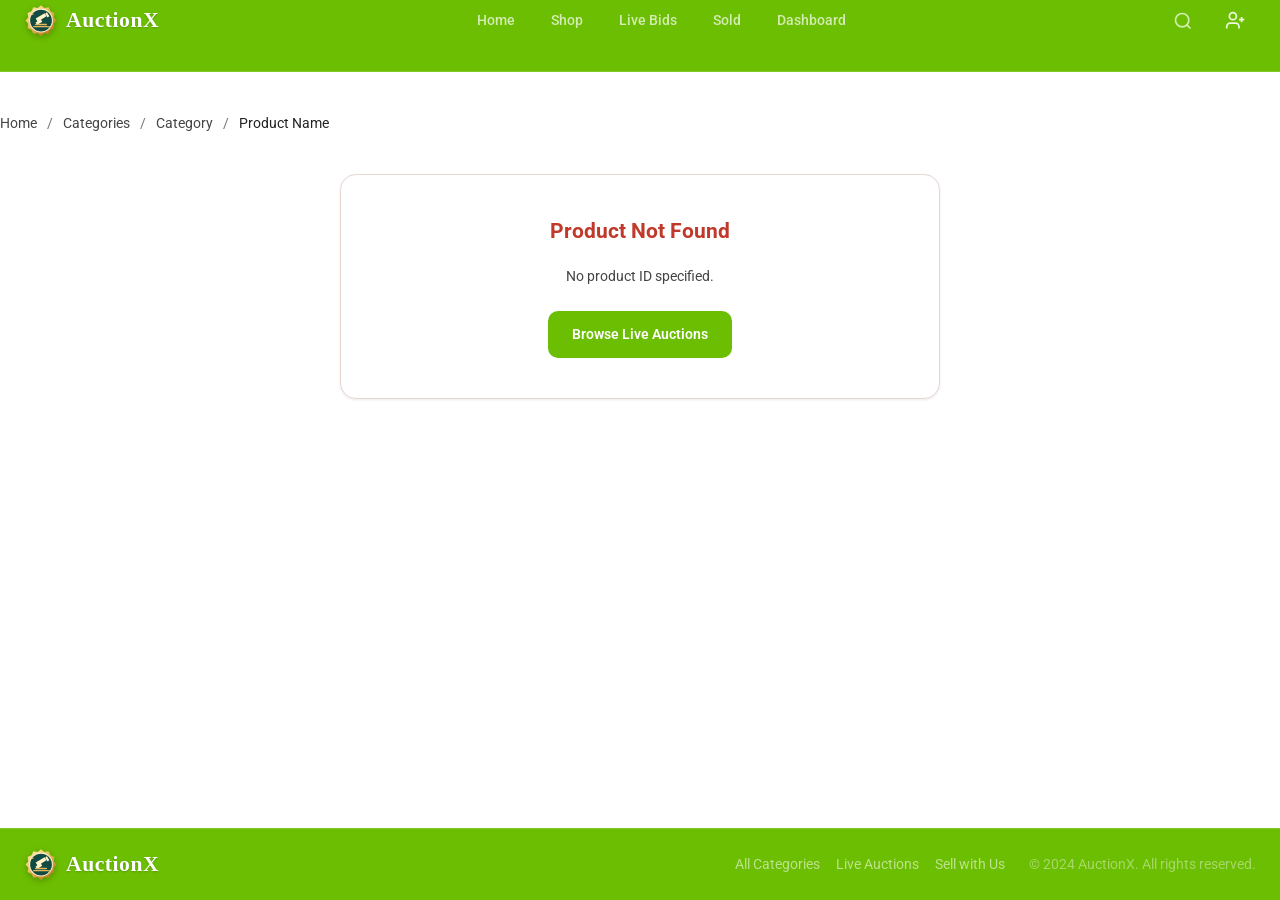
<file: product.html>
<!DOCTYPE html>
<html lang="en">
<head>
    <meta charset="UTF-8">
    <meta name="viewport" content="width=device-width, initial-scale=1.0">
    <meta name="description" content="Product details and bidding on AuctionX">
    <link rel="icon" type="image/svg+xml" href="data:image/svg+xml,<svg xmlns='http://www.w3.org/2000/svg' viewBox='0 0 32 32'><rect width='32' height='32' rx='8' fill='%231a5f7a'/><path d='M4 9L28 9L26 18H6L4 9Z' stroke='white' stroke-width='2.5' stroke-linejoin='round'/><line x1='11' y1='13.5' x2='21' y2='13.5' stroke='white' stroke-width='1' opacity='0.35'/><rect x='14' y='16' width='4' height='13' rx='1.5' stroke='white' stroke-width='2.5'/></svg>">
    <title>Product Details - AuctionX</title>

    <link rel="stylesheet" href="assets/css/main.css">
</head>
<body>
    <div id="app">
        <header class="header" id="header" role="banner">
            <div class="container">
                <div class="header-inner flex justify-between items-center">
                    <a href="index.html" class="logo flex items-center gap-8" aria-label="AuctionX Home">
                        
                        <svg width="28" height="28" viewBox="0 0 32 32" fill="none" aria-hidden="true"><path d="M4 9L28 9L26 18H6L4 9Z" stroke="currentColor" stroke-width="2.5" stroke-linejoin="round"/><line x1="11" y1="13.5" x2="21" y2="13.5" stroke="currentColor" stroke-width="1" opacity="0.35"/><rect x="14" y="16" width="4" height="13" rx="1.5" stroke="currentColor" stroke-width="2.5"/></svg>
                                <span class="logo-text font-bold text-xl">AuctionX</span>
                    </a>

                    <nav class="nav-main flex items-center gap-8" id="navMain" role="navigation" aria-label="Main navigation">
                        <a href="index.html" class="nav-link">Home</a>
                        <a href="categories.html" class="nav-link">Shop</a>
                        <a href="live-bids.html" class="nav-link">Live Bids</a>
                        <a href="sold.html" class="nav-link">Sold</a>
                        <a href="dashboard.html" class="nav-link">Dashboard</a>
                        
                    </nav>

                    <div class="header-actions flex items-center gap-12" id="headerActions">
                        <button class="btn btn-ghost btn-icon header-search-btn" id="searchToggle" aria-label="Search" aria-expanded="false">
                            <svg width="20" height="20" viewBox="0 0 24 24" fill="none" stroke="currentColor" stroke-width="2" aria-hidden="true">
                                <circle cx="11" cy="11" r="8"/>
                                <path d="M21 21l-4.35-4.35"/>
                            </svg>
                        </button>



                                                <div class="user-menu hidden" id="userMenu">
                            <button class="btn btn-ghost user-menu-btn" id="userMenuBtn" aria-expanded="false" aria-haspopup="true" aria-label="User menu">
                                <div class="user-avatar" id="userAvatar">A</div>
                                <span class="user-first-name" id="userName">Account</span>
                                <svg width="16" height="16" viewBox="0 0 24 24" fill="none" stroke="currentColor" stroke-width="2" aria-hidden="true">
                                    <path d="M6 9l6 6 6-6"/>
                                </svg>
                            </button>
                            <div class="user-dropdown" id="userDropdown" role="menu" aria-hidden="true">
                                <div class="dropdown-header">
                                    <div class="dropdown-avatar" id="dropdownAvatar">
                                        <svg width="24" height="24" viewBox="0 0 24 24" fill="none" stroke="currentColor" stroke-width="2" aria-hidden="true"><path d="M20 21v-2a4 4 0 0 0-4-4H8a4 4 0 0 0-4 4v2"/><circle cx="12" cy="7" r="4"/></svg>
                                    </div>
                                    <div>
                                        <p class="dropdown-name" id="dropdownName"></p>
                                        <p class="dropdown-role" id="dropdownRole"></p>
                                    </div>
                                </div>
                                <div class="dropdown-divider"></div>
                                <a href="dashboard.html" class="dropdown-item" role="menuitem" id="dashboardLink">
                                    <svg width="18" height="18" viewBox="0 0 24 24" fill="none" stroke="currentColor" stroke-width="2" aria-hidden="true">
                                        <rect x="3" y="3" width="7" height="7" rx="1"/><rect x="14" y="3" width="7" height="7" rx="1"/><rect x="3" y="14" width="7" height="7" rx="1"/><rect x="14" y="14" width="7" height="7" rx="1"/>
                                    </svg>
                                    View Dashboard
                                </a>
                                <a href="login.html" class="dropdown-item" role="menuitem" id="addAccountLink">
                                    <svg width="18" height="18" viewBox="0 0 24 24" fill="none" stroke="currentColor" stroke-width="2" aria-hidden="true">
                                        <path d="M16 21v-2a4 4 0 0 0-4-4H5a4 4 0 0 0-4 4v2"/><circle cx="8.5" cy="7" r="4"/><line x1="20" y1="8" x2="20" y2="14"/><line x1="23" y1="11" x2="17" y2="11"/>
                                    </svg>
                                    Add Another Account
                                </a>
                                <button class="dropdown-item" role="menuitem" id="manageAccountsBtn">
                                    <svg width="18" height="18" viewBox="0 0 24 24" fill="none" stroke="currentColor" stroke-width="2" aria-hidden="true">
                                        <polyline points="17 1 21 5 17 9"/><path d="M3 11V9a4 4 0 0 1 4-4h14"/><polyline points="7 23 3 19 7 15"/><path d="M21 13v2a4 4 0 0 1-4 4H3"/>
                                    </svg>
                                    Manage Accounts
                                </button>
                                <div class="dropdown-divider"></div>
                                <button class="dropdown-item dropdown-item-danger" role="menuitem" id="logoutBtn">
                                    <svg width="18" height="18" viewBox="0 0 24 24" fill="none" stroke="currentColor" stroke-width="2" aria-hidden="true">
                                        <path d="M9 21H5a2 2 0 0 1-2-2V5a2 2 0 0 1 2-2h4"/><polyline points="16 17 21 12 16 7"/><line x1="21" y1="12" x2="9" y2="12"/>
                                    </svg>
                                    Logout
                                </button>
                            </div>
                            <div class="user-dropdown accounts-panel" id="accountsPanel" role="menu" aria-hidden="true">
                                <div class="dropdown-header">
                                    <button class="btn btn-ghost accounts-back-btn" id="accountsBackBtn" aria-label="Back to menu">
                                        <svg width="18" height="18" viewBox="0 0 24 24" fill="none" stroke="currentColor" stroke-width="2"><path d="M19 12H5M12 19l-7-7 7-7"/></svg>
                                        Back
                                    </button>
                                    <span class="accounts-panel-title">Switch Account</span>
                                </div>
                                <div class="accounts-list" id="accountsList"></div>
                                <div class="dropdown-divider"></div>
                                <a href="login.html" class="dropdown-item" role="menuitem">
                                    <svg width="18" height="18" viewBox="0 0 24 24" fill="none" stroke="currentColor" stroke-width="2" aria-hidden="true">
                                        <line x1="12" y1="5" x2="12" y2="19"/><line x1="5" y1="12" x2="19" y2="12"/>
                                    </svg>
                                    Add New Account
                                </a>
                            </div>
                        <div class="auth-buttons flex items-center gap-8" id="authButtons">
                            <a href="login.html" class="btn btn-ghost"><svg width="18" height="18" viewBox="0 0 24 24" fill="none" stroke="currentColor" stroke-width="2" aria-hidden="true"><path d="M20 21v-2a4 4 0 0 0-4-4H8a4 4 0 0 0-4 4v2"/><circle cx="12" cy="7" r="4"/></svg> Login</a>
                        </div>

                        <button class="mobile-menu-btn btn btn-ghost btn-icon" id="mobileMenuBtn" aria-label="Toggle menu" aria-expanded="false" aria-controls="mobileMenu">
                            <svg width="24" height="24" viewBox="0 0 24 24" fill="none" stroke="currentColor" stroke-width="2" aria-hidden="true">
                                <line x1="3" y1="12" x2="21" y2="12"/>
                                <line x1="3" y1="6" x2="21" y2="6"/>
                                <line x1="3" y1="18" x2="21" y2="18"/>
                            </svg>
                        </button>
                    </div>
                </div>

                <div class="search-overlay" id="searchOverlay" role="search" aria-hidden="true">
                    <div class="search-container">
                        <div class="search-input-wrapper">
                            <svg width="24" height="24" viewBox="0 0 24 24" fill="none" stroke="currentColor" stroke-width="2" aria-hidden="true">
                                <circle cx="11" cy="11" r="8"/>
                                <path d="M21 21l-4.35-4.35"/>
                            </svg>
                            <input type="search" class="search-input" placeholder="Search auctions, categories, sellers..." aria-label="Search" autocomplete="off">
                            <button class="search-close" aria-label="Close search">✕</button>
                        </div>
                        <div class="search-results" id="searchResults" role="listbox"></div>
                        <div class="search-suggestions" id="searchSuggestions">
                            <p class="search-hint">Popular: <span>Antique Jewelry</span>, <span>Vintage Watches</span>, <span>Art Paintings</span>, <span>Rare Coins</span></p>
                        </div>
                    </div>
                </div>

                <nav class="mobile-menu" id="mobileMenu" role="navigation" aria-label="Mobile menu" aria-hidden="true">
                    <div class="mobile-menu-header flex justify-between items-center">
                        <span class="font-semibold">Menu</span>
                        <button class="mobile-menu-close btn btn-ghost btn-icon" aria-label="Close menu">
                            <svg width="24" height="24" viewBox="0 0 24 24" fill="none" stroke="currentColor" stroke-width="2" aria-hidden="true">
                                <line x1="18" y1="6" x2="6" y2="18"/>
                                <line x1="6" y1="6" x2="18" y2="18"/>
                            </svg>
                        </button>
                    </div>
                    <ul class="mobile-nav-list" role="list">
                        <li><a href="index.html" class="mobile-nav-link">Home</a></li>
                        <li><a href="categories.html" class="mobile-nav-link">Shop</a></li>
                        <li><a href="live-bids.html" class="mobile-nav-link">Live Bids</a></li>
                        <li><a href="sold.html" class="mobile-nav-link">Sold</a></li>
                    </ul>
                    <div class="mobile-menu-divider"></div>
                    <div class="mobile-auth" id="mobileAuth">
                        <a href="login.html" class="btn btn-primary btn-block">Login</a>
                        </div>
                    <div class="mobile-user hidden" id="mobileUser">
                        <div class="mobile-user-info">
                            <div class="mobile-user-avatar" id="mobileUserAvatar"></div>
                            <div>
                                <p class="mobile-user-name" id="mobileUserName"></p>
                                <p class="mobile-user-role" id="mobileUserRole"></p>
                            </div>
                        </div>
                        <a href="profile.html" class="mobile-nav-link">My Profile</a>
                        <a href="dashboard.html" class="mobile-nav-link">Dashboard</a>
                        <a href="my-bids.html" class="mobile-nav-link">My Bids</a>
                        <a href="seller-dashboard.html" class="mobile-nav-link hidden" id="mobileSellerLink">Seller Dashboard</a>
                        <a href="admin-dashboard.html" class="mobile-nav-link hidden" id="mobileAdminLink">Admin Dashboard</a>
                        <button class="mobile-nav-link mobile-nav-link-danger w-full text-left" id="mobileLogoutBtn">Logout</button>
                    </div>
                </nav>
            </div>
        </header>

        <main id="main" role="main">
            <div class="breadcrumb container" aria-label="Breadcrumb">
                <nav class="breadcrumb-nav flex items-center gap-8" aria-label="Breadcrumb">
                    <a href="index.html">Home</a>
                    <span aria-hidden="true">/</span>
                    <a href="categories.html">Categories</a>
                    <span aria-hidden="true">/</span>
                    <a href="#" id="breadcrumbCategory">Category</a>
                    <span aria-hidden="true">/</span>
                    <span class="text-primary" id="breadcrumbProduct">Product Name</span>
                </nav>
            </div>

            <div class="container" id="productContainer">
                <div class="page-loader flex justify-center items-center" style="min-height: 400px;">
                    <div class="spinner-lg" style="color: var(--primary);"></div>
                </div>
            </div>
        </main>

        <footer class="footer" role="contentinfo">
            <div class="container">
                <div class="footer-grid">
                    <div class="footer-brand">
                        <a href="index.html" class="logo flex items-center gap-8">
                            
                            <svg width="28" height="28" viewBox="0 0 32 32" fill="none" aria-hidden="true"><path d="M4 9L28 9L26 18H6L4 9Z" stroke="currentColor" stroke-width="2.5" stroke-linejoin="round"/><line x1="11" y1="13.5" x2="21" y2="13.5" stroke="currentColor" stroke-width="1" opacity="0.35"/><rect x="14" y="16" width="4" height="13" rx="1.5" stroke="currentColor" stroke-width="2.5"/></svg>
                                <span class="logo-text font-bold text-xl">AuctionX</span>
                        </a>
                        <p class="footer-tagline">Premium auction marketplace for rare and valuable collectibles.</p>
                        <div class="social-links flex gap-12">
                            <a href="#" class="social-link" aria-label="Twitter"><svg width="20" height="20" viewBox="0 0 24 24" fill="currentColor"><path d="M23 3a10.9 10.9 0 0 1-3.14 1.53 4.48 4.48 0 0 0-7.86 3v1A10.66 10.66 0 0 1 3 4s-4 9 5 13a11.64 11.64 0 0 1-7 2c9 5 20 0 20-11.5a4.5 4.5 0 0 0-.08-.83A7.72 7.72 0 0 0 23 3z"/></svg></a>
                            <a href="#" class="social-link" aria-label="LinkedIn"><svg width="20" height="20" viewBox="0 0 24 24" fill="currentColor"><path d="M16 8a6 6 0 0 1 6 6v7h-4v-7a2 2 0 0 0-2-2 2 2 0 0 0-2 2v7h-4v-7a6 6 0 0 1 6-6z"/><rect x="2" y="9" width="4" height="12"/><circle cx="4" cy="4" r="2"/></svg></a>
                            <a href="#" class="social-link" aria-label="Instagram"><svg width="20" height="20" viewBox="0 0 24 24" fill="none" stroke="currentColor" stroke-width="2"><rect x="2" y="2" width="20" height="20" rx="5"/><path d="M16 11.37A4 4 0 1 1 12.63 8 4 4 0 0 1 16 11.37z"/><line x1="17.5" y1="6.5" x2="17.51" y2="6.5"/></svg></a>
                        </div>
                    </div>
                    <nav class="footer-nav" aria-label="Footer navigation">
                        <div class="footer-col">
                            <h4 class="footer-title">Marketplace</h4>
                            <ul role="list">
                                <li><a href="categories.html">All Categories</a></li>
                                <li><a href="live-bids.html">Live Auctions</a></li>
                                <li><a href="seller-dashboard.html">Sell with Us</a></li>
                            </ul>
                        </div>
                    </nav>
                </div>
                <div class="footer-bottom">
                        <p>&copy; 2024 AuctionX. All rights reserved.</p>
                        <div class="social-links flex gap-12" style="justify-content: center; margin-top: 12px;">
                            <a href="https://www.instagram.com/_jeevitha_.28/" target="_blank" class="social-link" aria-label="Instagram" title="Follow on Instagram"><svg width="20" height="20" viewBox="0 0 24 24" fill="none" stroke="currentColor" stroke-width="2"><rect x="2" y="2" width="20" height="20" rx="5"/><path d="M16 11.37A4 4 0 1 1 12.63 8 4 4 0 0 1 16 11.37z"/><line x1="17.5" y1="6.5" x2="17.51" y2="6.5"/></svg></a>
                            <a href="https://www.linkedin.com/in/r-s-jeevitha-raja-7692642b3?utm_source=share_via&utm_content=profile&utm_medium=member_android" target="_blank" class="social-link" aria-label="LinkedIn" title="Connect on LinkedIn"><svg width="20" height="20" viewBox="0 0 24 24" fill="currentColor"><path d="M16 8a6 6 0 0 1 6 6v7h-4v-7a2 2 0 0 0-2-2 2 2 0 0 0-2 2v7h-4v-7a6 6 0 0 1 6-6z"/><rect x="2" y="9" width="4" height="12"/><circle cx="4" cy="4" r="2"/></svg></a>
                            <a href="https://github.com/jeevitha281103" target="_blank" class="social-link" aria-label="GitHub" title="View on GitHub"><svg width="20" height="20" viewBox="0 0 24 24" fill="currentColor"><path d="M12 0c-6.626 0-12 5.373-12 12 0 5.302 3.438 9.8 8.207 11.387.599.111.793-.261.793-.577v-2.234c-3.338.726-4.033-1.416-4.033-1.416-.546-1.387-1.333-1.756-1.333-1.756-1.089-.745.083-.729.083-.729 1.205.084 1.839 1.237 1.839 1.237 1.07 1.834 2.807 1.304 3.492.997.107-.775.418-1.305.762-1.604-2.665-.305-5.467-1.334-5.467-5.931 0-1.311.469-2.381 1.236-3.221-.124-.303-.535-1.524.117-3.176 0 0 1.008-.322 3.301 1.23.957-.266 1.983-.399 3.003-.404 1.02.005 2.047.138 3.006.404 2.291-1.552 3.297-1.23 3.297-1.23.653 1.653.242 2.874.118 3.176.77.84 1.235 1.911 1.235 3.221 0 4.609-2.807 5.624-5.479 5.921.43.372.823 1.102.823 2.222v3.293c0 .319.192.694.801.576 4.765-1.589 8.199-6.086 8.199-11.386 0-6.627-5.373-12-12-12z"/></svg></a>
                            <a href="mailto:jeevitharaja2811@gmail.com" class="social-link" aria-label="Email" title="Send Email"><svg width="20" height="20" viewBox="0 0 24 24" fill="none" stroke="currentColor" stroke-width="2"><path d="M4 4h16c1.1 0 2 .9 2 2v12c0 1.1-.9 2-2 2H4c-1.1 0-2-.9-2-2V6c0-1.1.9-2 2-2z"/><polyline points="22,6 12,13 2,6"/></svg></a>
                            <a href="https://t.me/@Jeevitha_28_11" target="_blank" class="social-link" aria-label="Telegram" title="Join on Telegram"><svg width="20" height="20" viewBox="0 0 24 24" fill="currentColor"><path d="M11.944 0A12 12 0 0 0 0 12a12 12 0 0 0 12 12 12 12 0 0 0 12-12A12 12 0 0 0 12 0a12 12 0 0 0-.056 0zm4.962 7.224c.1-.002.321.023.465.14a.506.506 0 0 1 .171.325c.016.093.036.306.02.472-.18 1.898-.962 6.502-1.36 8.627-.168.9-.499 1.201-.82 1.23-.696.065-1.225-.46-1.9-.902-1.056-.693-1.653-1.124-2.678-1.8-1.185-.78-.417-1.21.258-1.91.177-.184 3.247-2.977 3.307-3.23.007-.032.014-.15-.056-.212s-.174-.041-.249-.024c-.106.024-1.793 1.14-5.061 3.345-.48.33-.913.49-1.302.48-.428-.008-1.252-.241-1.865-.44-.752-.245-1.349-.374-1.297-.789.027-.216.325-.437.893-.663 3.498-1.524 5.83-2.529 6.998-3.014 3.332-1.386 4.025-1.627 4.476-1.635z"/></svg></a>
                        </div>
                        <p class="footer-disclaimer" style="margin-top: 12px;">AuctionX is a marketplace platform. All items sold by third-party sellers.</p>
                    </div>
            </div>
        </footer>

        <div class="modal-overlay" id="modalOverlay" role="dialog" aria-modal="true" aria-hidden="true" style="display: none;">
            <div class="modal" id="modal" role="document">
                <div class="modal-header flex justify-between items-center">
                    <h3 class="modal-title" id="modalTitle"></h3>
                    <button class="modal-close btn btn-ghost btn-icon" aria-label="Close modal">
                        <svg width="24" height="24" viewBox="0 0 24 24" fill="none" stroke="currentColor" stroke-width="2" aria-hidden="true">
                            <line x1="18" y1="6" x2="6" y2="18"/>
                            <line x1="6" y1="6" x2="18" y2="18"/>
                        </svg>
                    </button>
                </div>
                <div class="modal-body" id="ModalBody"></div>
                <div class="modal-footer" id="modalFooter"></div>
            </div>
        </div>

        <div class="toast-container" id="toastContainer" aria-live="polite" aria-label="Notifications"></div>
    </div>

    <script src="data/auction-data.js"></script>
    <script src="js/app.js"></script>
    <script>
        document.addEventListener('DOMContentLoaded', () => {
            const params = new URLSearchParams(window.location.search);
            const productId = params.get('id');

            if (!productId) {
                document.getElementById('productContainer').innerHTML = `
                    <div class="card" style="max-width: 600px; margin: 40px auto; padding: 40px; text-align: center;">
                        <h2 class="text-error mb-16">Product Not Found</h2>
                        <p class="text-secondary mb-24">No product ID specified.</p>
                        <a href="live-bids.html" class="btn btn-primary">Browse Live Auctions</a>
                    </div>
                `;
                return;
            }

            loadProduct(productId);
        });

        function loadProduct(productId) {
            const product = getProductById(productId);
            const container = document.getElementById('productContainer');

            if (!product) {
                container.innerHTML = `
                    <div class="card" style="max-width: 600px; margin: 40px auto; padding: 40px; text-align: center;">
                        <h2 class="text-error mb-16">Product Not Found</h2>
                        <p class="text-secondary mb-24">The product you're looking for doesn't exist or has been removed.</p>
                        <a href="live-bids.html" class="btn btn-primary">Browse Live Auctions</a>
                    </div>
                `;
                return;
            }

            const seller = getUserById(product.sellerId);
            const category = AuctionData.categories.find(c => c.id === product.category);
            const isSeller = App.currentUser && App.currentUser.id === product.sellerId;
            const isAdmin = App.currentUser && App.currentUser.role === 'admin';

            document.getElementById('breadcrumbCategory').textContent = category?.name || product.category;
            document.getElementById('breadcrumbCategory').href = `categories.html?category=${product.category}`;
            document.getElementById('breadcrumbProduct').textContent = product.name;

            const statusLabel = App.getStatusLabel(product.status);
            const statusBadgeClass = App.getStatusBadgeClass(product.status);
            const minBid = product.currentBid + product.minBidIncrement;
            const timeRemaining = product.status === 'active' && product.endTime ? App.getTimeRemaining(product.endTime) : statusLabel;

            container.innerHTML = `
                <div class="product-detail">
                    <div class="product-gallery">
                        <div class="product-main-image">
                            ${product.images && product.images[0] 
                                ? `<img src="${product.images[0]}" alt="${product.name}" class="product-detail-image" style="width: 100%; height: auto; object-fit: contain; border-radius: 8px;">`
                                : App.getCategoryIcon(product.category)
                            }
                        </div>
                    </div>

                    <div class="product-info">
                        <div class="product-header">
                            <span class="badge badge-info">${category?.name || product.category}</span>
                            <span class="badge ${statusBadgeClass}">${statusLabel}</span>
                        </div>

                        <h1 class="product-title">${product.name}</h1>

                        <div class="product-meta">
                            <span><strong>Seller:</strong> ${seller?.name || 'Unknown'}</span>
                            <span><strong>Listed:</strong> ${App.formatDate(product.createdAt)}</span>
                        </div>

                        <div class="product-description">
                            <p>${product.description}</p>
                        </div>

                        <div class="card product-bidding">
                            <h3 class="section-title mb-0">Bidding Information</h3>
                            <div class="bidding-grid">
                                <div>
                                    <p class="bidding-label">Starting Bid</p>
                                    <p class="bidding-value">${App.formatCurrency(product.startingBid)}</p>
                                </div>
                                <div>
                                    <p class="bidding-label">Current Bid</p>
                                    <p class="bidding-value primary current-bid-value">${App.formatCurrency(product.currentBid)}</p>
                                </div>
                            </div>
                            <div class="bidding-grid">
                                <div>
                                    <p class="bidding-label">Minimum Increment</p>
                                    <p class="bidding-value">${App.formatCurrency(product.minBidIncrement)}</p>
                                </div>
                                <div>
                                    <p class="bidding-label">Total Bids</p>
                                    <p class="bidding-value bid-count">${product.bidHistory.length} bids</p>
                                </div>
                            </div>
                            <div class="bid-timer-section">
                                <p class="bidding-label bid-timer-label">Time Remaining</p>
                                <span class="bid-timer badge badge-warning">${timeRemaining}</span>
                                ${isAdmin && product.status === 'pending' ? `
                                    <button class="btn btn-primary btn-sm start-bid-btn" data-product-id="${product.id}">Start Bidding</button>
                                ` : ''}
                                ${isAdmin && product.status === 'active' ? `
                                    <button class="btn btn-danger btn-sm end-bid-btn" data-product-id="${product.id}">End Bidding</button>
                                ` : ''}
                                ${isAdmin && product.status === 'sold_pending_payment' && isPaymentTimedOut(product) ? `
                                    <button class="btn btn-outline btn-sm restart-bid-btn" data-product-id="${product.id}">Restart</button>
                                ` : ''}
                                ${isAdmin && product.status === 'unsold' ? `
                                    <button class="btn btn-outline btn-sm restart-bid-btn" data-product-id="${product.id}">Restart</button>
                                ` : ''}
                            </div>
                        </div>

                        <div class="product-actions">
                            ${product.status === 'active' && App.currentUser && !isSeller ? `
                                ${App.userHasBidOnProduct(product.id)
                                    ? `<button class="btn btn-outline btn-lg change-bid-main-btn" data-product-id="${product.id}">
                                        Change Bid (Min: ${App.formatCurrency(minBid)})
                                    </button>`
                                    : `<button class="btn btn-primary btn-lg place-bid-main-btn" data-product-id="${product.id}">
                                        Place Bid (Min: ${App.formatCurrency(minBid)})
                                    </button>`
                                }
                            ` : product.status === 'sold_pending_payment' && App.currentUser && App.currentUser.id === product.highestBidderId ? `
                                <a href="payment.html?product=${product.id}" class="btn btn-primary btn-lg">Complete Payment</a>
                            ` : product.status === 'active' && (!App.currentUser || isSeller) ? `
                                <button class="btn btn-outline btn-lg" disabled>${isSeller ? 'You cannot bid on your own item' : 'Login to Place Bid'}</button>
                            ` : product.status === 'sold' ? `
                                <button class="btn btn-success btn-lg" disabled>Sold to ${product.highestBidder} for ${App.formatCurrency(product.currentBid)}</button>
                            ` : product.status === 'ended' || product.status === 'unsold' ? `
                                <button class="btn btn-outline btn-lg" disabled>Auction Ended - No Winner</button>
                            ` : `
                                <button class="btn btn-outline btn-lg" disabled>Bidding ${product.status === 'pending' ? 'Not Started' : 'Ended'}</button>
                            `}
                        </div>

                        ${isSeller ? `
                            <div class="card seller-notice">
                                <h3 class="section-title seller-notice-title">Seller Information</h3>
                                <p class="text-secondary">You listed this item. ${product.status === 'active' ? 'Bidding is live.' : product.status === 'pending' ? 'Waiting for admin to start bidding.' : 'Auction has ended.'}</p>
                                ${product.status === 'sold_pending_payment' && !isPaymentTimedOut(product) ? `<p class="text-warning seller-notice-detail">Waiting for buyer payment.</p>` : ''}
                                ${product.status === 'sold_pending_payment' && isPaymentTimedOut(product) ? `<p class="text-warning seller-notice-detail">Payment overdue. You can relist this item.</p><button class="btn btn-outline btn-sm restart-bid-btn mt-8" data-product-id="${product.id}">Relist Item</button>` : ''}
                                ${product.status === 'sold' ? `<p class="text-success seller-notice-detail">Sold to ${product.highestBidder} for ${App.formatCurrency(product.currentBid)}.</p>` : ''}
                            </div>
                        ` : ''}
                    </div>
                </div>

                <section class="bid-history-section mt-32">
                    <div class="card">
                        <div class="card-header">
                            <h2 class="section-title mb-0">Bid History</h2>
                        </div>
                        <div class="card-body">
                            ${product.bidHistory.length > 0 ? `
                                <div class="table-container">
                                    <table>
                                        <thead>
                                            <tr>
                                                <th>Bidder</th>
                                                <th>Amount</th>
                                                <th>Time</th>
                                            </tr>
                                        </thead>
                                        <tbody>
                                            ${product.bidHistory.slice().reverse().map(bid => `
                                                <tr>
                                                    <td>${bid.bidderName}${bid.bidderId === App.currentUser?.id ? ' (You)' : ''}</td>
                                                    <td class="font-semibold">${App.formatCurrency(bid.amount)}</td>
                                                    <td>${App.formatDateTime(bid.timestamp)}</td>
                                                </tr>
                                            `).join('')}
                                        </tbody>
                                    </table>
                                </div>
                            ` : `
                                <div class="text-center py-32 text-secondary">
                                    <p>No bids placed yet</p>
                                </div>
                            `}
                        </div>
                    </div>
                </section>

                <section class="seller-info-section mt-32" ${seller ? '' : 'style="display: none;"'}>
                    <div class="card">
                        <div class="card-header">
                            <h2 class="section-title mb-0">Seller Information</h2>
                        </div>
                        <div class="card-body">
                            <div class="flex items-center gap-16">
                                <div class="user-avatar" style="width: 64px; height: 64px;">${seller?.name?.charAt(0).toUpperCase() || '?'}</div>
                                <div>
                                    <h3 class="font-semibold text-lg">${seller?.name}</h3>
                                    <p class="text-secondary text-sm">Member since ${App.formatDate(seller?.createdAt)}</p>
                                    <p class="text-secondary text-sm">${getProductsBySeller(seller?.id)?.length || 0} items listed</p>
                                </div>
                            </div>
                        </div>
                    </div>
                </section>
            `;

            initProductPage(productId);
        }

        function initProductPage(productId) {
            const product = getProductById(productId);
            if (!product) return;

            if (product.status === 'active' && product.endTime) {
                App.startProductTimer(productId);
                const timerInterval = setInterval(() => {
                    const p = getProductById(productId);
                    if (!p || p.status !== 'active') {
                        clearInterval(timerInterval);
                        return;
                    }
                    const remaining = new Date(p.endTime) - new Date();
                    if (remaining <= 0) {
                        clearInterval(timerInterval);
                        endBid(productId);
                        loadProduct(productId);
                        return;
                    }
                    const minutes = Math.floor(remaining / 60000);
                    const seconds = Math.floor((remaining % 60000) / 1000);
                    document.querySelectorAll('.bid-timer').forEach(el => {
                        el.textContent = `${minutes}m ${seconds}s`;
                        if (minutes < 1) el.classList.add('badge-error');
                        else if (minutes < 5) el.classList.add('badge-warning');
                    });
                }, 1000);
            }

            document.querySelector('.place-bid-main-btn')?.addEventListener('click', () => {
                if (!App.currentUser) {
                    App.showToast('Login Required', 'Please login to place a bid', 'warning');
                    App.navigate('login.html');
                    return;
                }
                App.openBidModal(productId);
            });

            document.querySelector('.change-bid-main-btn')?.addEventListener('click', () => {
                if (!App.currentUser) {
                    App.showToast('Login Required', 'Please login to change your bid', 'warning');
                    App.navigate('login.html');
                    return;
                }
                App.openChangeBidModal(productId);
            });

            document.querySelector('.start-bid-btn')?.addEventListener('click', (e) => {
                const pid = e.target.dataset.productId;
                const duration = prompt('Enter bidding duration in minutes:', '5');
                if (duration && !isNaN(duration) && duration > 0) {
                    const result = startBid(pid, parseInt(duration));
                    if (result.success) {
                        App.showToast('Bidding Started', 'The auction is now live', 'success');
                        loadProduct(pid);
                    } else {
                        App.showToast('Error', result.message, 'error');
                    }
                }
            });

            document.querySelector('.end-bid-btn')?.addEventListener('click', (e) => {
                const pid = e.target.dataset.productId;
                if (confirm('End bidding for this product? The highest bidder will need to complete payment.')) {
                    const result = endBid(pid);
                    if (result.success) {
                        App.showToast('Bidding Ended', 'Auction has been closed', 'success');
                        loadProduct(pid);
                    } else {
                        App.showToast('Error', result.message, 'error');
                    }
                }
            });

            document.querySelector('.restart-bid-btn')?.addEventListener('click', (e) => {
                const pid = e.target.dataset.productId;
                if (confirm('Restart bidding? This will reset all bids and require admin to start again.')) {
                    const result = restartBid(pid);
                    if (result.success) {
                        App.showToast('Bidding Restarted', 'Auction has been reset', 'success');
                        loadProduct(pid);
                    } else {
                        App.showToast('Error', result.message, 'error');
                    }
                }
            });
        }
    </script>
</body>
</html>
</file>
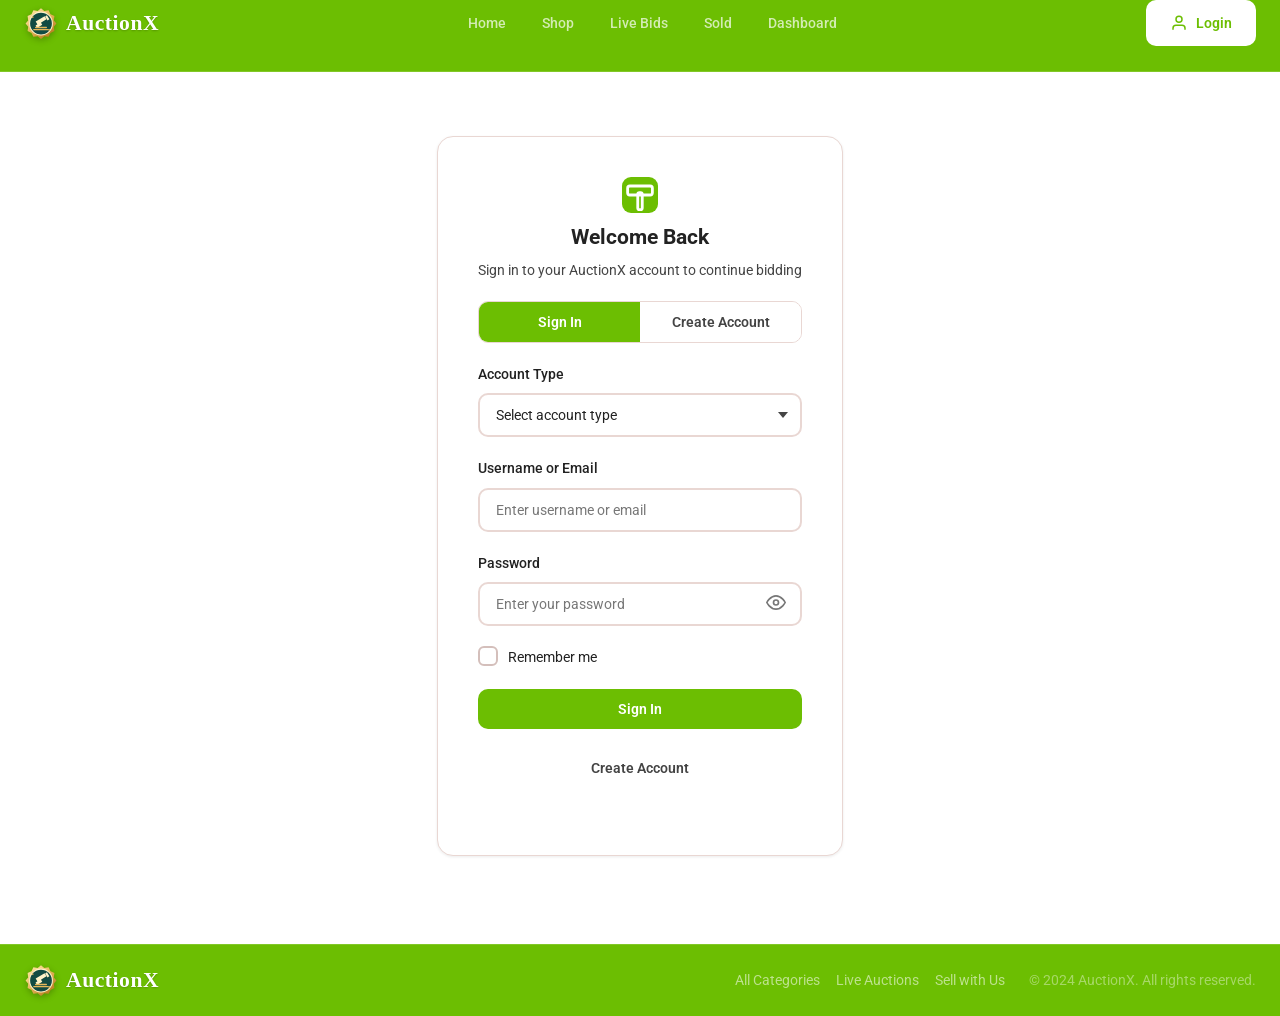
<file: profile.html>
<!DOCTYPE html>
<html lang="en">
<head>
    <meta charset="UTF-8">
    <meta name="viewport" content="width=device-width, initial-scale=1.0">
    <meta name="description" content="Your AuctionX Profile - Manage your account, view bids, purchases, and settings">
    <link rel="icon" type="image/svg+xml" href="data:image/svg+xml,<svg xmlns='http://www.w3.org/2000/svg' viewBox='0 0 32 32'><rect width='32' height='32' rx='8' fill='%231a5f7a'/><path d='M4 9L28 9L26 18H6L4 9Z' stroke='white' stroke-width='2.5' stroke-linejoin='round'/><line x1='11' y1='13.5' x2='21' y2='13.5' stroke='white' stroke-width='1' opacity='0.35'/><rect x='14' y='16' width='4' height='13' rx='1.5' stroke='white' stroke-width='2.5'/></svg>">
    <title>My Profile - AuctionX</title>

    <link rel="stylesheet" href="assets/css/main.css">
    <style>
        .profile-page { padding: 32px 0; }
        .profile-sidebar { position: sticky; top: 100px; }
        .profile-card { text-align: center; }
        .profile-avatar-large {
            width: 96px; height: 96px; border-radius: 50%;
            background: linear-gradient(135deg, var(--primary), var(--primary-light));
            display: flex; align-items: center; justify-content: center;
            color: white; margin: 0 auto; font-size: 2rem; font-weight: 600;
        }
        .profile-nav ul { list-style: none; }
        .profile-nav-link {
            display: flex; align-items: center; gap: 12px; padding: 14px 20px;
            color: var(--text-secondary); border-radius: var(--radius-md);
            margin: 4px 12px; transition: var(--transition); font-weight: 500;
        }
        .profile-nav-link:hover, .profile-nav-link.active {
            background: rgba(26, 95, 122, 0.08); color: var(--primary);
        }
        .profile-tab-panel { animation: fadeIn 0.3s ease; }
        .stat-card { transition: var(--transition); }
        .stat-card:hover { transform: translateY(-2px); box-shadow: var(--shadow-md); }
        .toggle-switch { position: relative; width: 52px; height: 28px; }
        .toggle-switch input { opacity: 0; width: 0; height: 0; }
        .toggle-slider {
            position: absolute; cursor: pointer; top: 0; left: 0; right: 0; bottom: 0;
            background: var(--border-strong); border-radius: 28px; transition: var(--transition);
        }
        .toggle-slider::before {
            position: absolute; content: ""; height: 20px; width: 20px;
            left: 4px; bottom: 4px; background: white; border-radius: 50%;
            box-shadow: var(--shadow-sm); transition: var(--transition);
        }
        .toggle-switch input:checked + .toggle-slider { background: var(--primary); }
        .toggle-switch input:checked + .toggle-slider::before { transform: translateX(24px); }
        .session-item { transition: var(--transition); }
        .session-item:hover { background: var(--surface-hover); }
        @media (max-width: 1024px) {
            .grid { grid-template-columns: 1fr; }
            .profile-sidebar { position: static; order: -1; }
            .profile-nav ul { display: flex; overflow-x: auto; gap: 8px; padding: 4px; }
            .profile-nav-link { white-space: nowrap; margin: 0; padding: 12px 16px; }
        }
        @media (max-width: 768px) {
            .auth-container { padding: 24px; }
            .form-row { grid-template-columns: 1fr; }
        }
    </style>
</head>
<body>
    <div id="app">
        <header class="header" id="header" role="banner">
            <div class="container">
                <div class="header-inner flex justify-between items-center">
                    <a href="index.html" class="logo flex items-center gap-8" aria-label="AuctionX Home">
                        
                        <svg width="28" height="28" viewBox="0 0 32 32" fill="none" aria-hidden="true"><path d="M4 9L28 9L26 18H6L4 9Z" stroke="currentColor" stroke-width="2.5" stroke-linejoin="round"/><line x1="11" y1="13.5" x2="21" y2="13.5" stroke="currentColor" stroke-width="1" opacity="0.35"/><rect x="14" y="16" width="4" height="13" rx="1.5" stroke="currentColor" stroke-width="2.5"/></svg>
                                <span class="logo-text font-bold text-xl">AuctionX</span>
                    </a>

                    <nav class="nav-main flex items-center gap-8" id="navMain" role="navigation" aria-label="Main navigation">
                        <a href="index.html" class="nav-link">Home</a>
                        <a href="categories.html" class="nav-link">Shop</a>
                        <a href="live-bids.html" class="nav-link">Live Bids</a>
                        <a href="sold.html" class="nav-link">Sold</a>
                        <a href="dashboard.html" class="nav-link">Dashboard</a>
                        
                    </nav>

                    <div class="header-actions flex items-center gap-12" id="headerActions">
                        <button class="btn btn-ghost btn-icon header-search-btn" id="searchToggle" aria-label="Search" aria-expanded="false">
                            <svg width="20" height="20" viewBox="0 0 24 24" fill="none" stroke="currentColor" stroke-width="2" aria-hidden="true">
                                <circle cx="11" cy="11" r="8"/>
                                <path d="M21 21l-4.35-4.35"/>
                            </svg>
                        </button>



                                                <div class="user-menu hidden" id="userMenu">
                            <button class="btn btn-ghost user-menu-btn" id="userMenuBtn" aria-expanded="false" aria-haspopup="true" aria-label="User menu">
                                <div class="user-avatar" id="userAvatar">A</div>
                                <span class="user-first-name" id="userName">Account</span>
                                <svg width="16" height="16" viewBox="0 0 24 24" fill="none" stroke="currentColor" stroke-width="2" aria-hidden="true">
                                    <path d="M6 9l6 6 6-6"/>
                                </svg>
                            </button>
                            <div class="user-dropdown" id="userDropdown" role="menu" aria-hidden="true">
                                <div class="dropdown-header">
                                    <div class="dropdown-avatar" id="dropdownAvatar">
                                        <svg width="24" height="24" viewBox="0 0 24 24" fill="none" stroke="currentColor" stroke-width="2" aria-hidden="true"><path d="M20 21v-2a4 4 0 0 0-4-4H8a4 4 0 0 0-4 4v2"/><circle cx="12" cy="7" r="4"/></svg>
                                    </div>
                                    <div>
                                        <p class="dropdown-name" id="dropdownName"></p>
                                        <p class="dropdown-role" id="dropdownRole"></p>
                                    </div>
                                </div>
                                <div class="dropdown-divider"></div>
                                <a href="dashboard.html" class="dropdown-item" role="menuitem" id="dashboardLink">
                                    <svg width="18" height="18" viewBox="0 0 24 24" fill="none" stroke="currentColor" stroke-width="2" aria-hidden="true">
                                        <rect x="3" y="3" width="7" height="7" rx="1"/><rect x="14" y="3" width="7" height="7" rx="1"/><rect x="3" y="14" width="7" height="7" rx="1"/><rect x="14" y="14" width="7" height="7" rx="1"/>
                                    </svg>
                                    View Dashboard
                                </a>
                                <a href="login.html" class="dropdown-item" role="menuitem" id="addAccountLink">
                                    <svg width="18" height="18" viewBox="0 0 24 24" fill="none" stroke="currentColor" stroke-width="2" aria-hidden="true">
                                        <path d="M16 21v-2a4 4 0 0 0-4-4H5a4 4 0 0 0-4 4v2"/><circle cx="8.5" cy="7" r="4"/><line x1="20" y1="8" x2="20" y2="14"/><line x1="23" y1="11" x2="17" y2="11"/>
                                    </svg>
                                    Add Another Account
                                </a>
                                <button class="dropdown-item" role="menuitem" id="manageAccountsBtn">
                                    <svg width="18" height="18" viewBox="0 0 24 24" fill="none" stroke="currentColor" stroke-width="2" aria-hidden="true">
                                        <polyline points="17 1 21 5 17 9"/><path d="M3 11V9a4 4 0 0 1 4-4h14"/><polyline points="7 23 3 19 7 15"/><path d="M21 13v2a4 4 0 0 1-4 4H3"/>
                                    </svg>
                                    Manage Accounts
                                </button>
                                <div class="dropdown-divider"></div>
                                <button class="dropdown-item dropdown-item-danger" role="menuitem" id="logoutBtn">
                                    <svg width="18" height="18" viewBox="0 0 24 24" fill="none" stroke="currentColor" stroke-width="2" aria-hidden="true">
                                        <path d="M9 21H5a2 2 0 0 1-2-2V5a2 2 0 0 1 2-2h4"/><polyline points="16 17 21 12 16 7"/><line x1="21" y1="12" x2="9" y2="12"/>
                                    </svg>
                                    Logout
                                </button>
                            </div>
                            <div class="user-dropdown accounts-panel" id="accountsPanel" role="menu" aria-hidden="true">
                                <div class="dropdown-header">
                                    <button class="btn btn-ghost accounts-back-btn" id="accountsBackBtn" aria-label="Back to menu">
                                        <svg width="18" height="18" viewBox="0 0 24 24" fill="none" stroke="currentColor" stroke-width="2"><path d="M19 12H5M12 19l-7-7 7-7"/></svg>
                                        Back
                                    </button>
                                    <span class="accounts-panel-title">Switch Account</span>
                                </div>
                                <div class="accounts-list" id="accountsList"></div>
                                <div class="dropdown-divider"></div>
                                <a href="login.html" class="dropdown-item" role="menuitem">
                                    <svg width="18" height="18" viewBox="0 0 24 24" fill="none" stroke="currentColor" stroke-width="2" aria-hidden="true">
                                        <line x1="12" y1="5" x2="12" y2="19"/><line x1="5" y1="12" x2="19" y2="12"/>
                                    </svg>
                                    Add New Account
                                </a>
                            </div>
                        <div class="auth-buttons flex items-center gap-8" id="authButtons">
                            <a href="login.html" class="btn btn-ghost"><svg width="18" height="18" viewBox="0 0 24 24" fill="none" stroke="currentColor" stroke-width="2" aria-hidden="true"><path d="M20 21v-2a4 4 0 0 0-4-4H8a4 4 0 0 0-4 4v2"/><circle cx="12" cy="7" r="4"/></svg> Login</a>
                        </div>

                        <button class="mobile-menu-btn btn btn-ghost btn-icon" id="mobileMenuBtn" aria-label="Toggle menu" aria-expanded="false" aria-controls="mobileMenu">
                            <svg width="24" height="24" viewBox="0 0 24 24" fill="none" stroke="currentColor" stroke-width="2" aria-hidden="true">
                                <line x1="3" y1="12" x2="21" y2="12"/>
                                <line x1="3" y1="6" x2="21" y2="6"/>
                                <line x1="3" y1="18" x2="21" y2="18"/>
                            </svg>
                        </button>
                    </div>
                </div>

                <div class="search-overlay" id="searchOverlay" role="search" aria-hidden="true">
                    <div class="search-container">
                        <div class="search-input-wrapper">
                            <svg width="24" height="24" viewBox="0 0 24 24" fill="none" stroke="currentColor" stroke-width="2" aria-hidden="true">
                                <circle cx="11" cy="11" r="8"/>
                                <path d="M21 21l-4.35-4.35"/>
                            </svg>
                            <input type="search" class="search-input" placeholder="Search auctions, categories, sellers..." aria-label="Search" autocomplete="off">
                            <button class="search-close" aria-label="Close search">✕</button>
                        </div>
                        <div class="search-results" id="searchResults" role="listbox"></div>
                        <div class="search-suggestions" id="searchSuggestions">
                            <p class="search-hint">Popular: <span>Antique Jewelry</span>, <span>Vintage Watches</span>, <span>Art Paintings</span>, <span>Rare Coins</span></p>
                        </div>
                    </div>
                </div>

                <nav class="mobile-menu" id="mobileMenu" role="navigation" aria-label="Mobile menu" aria-hidden="true">
                    <div class="mobile-menu-header flex justify-between items-center">
                        <span class="font-semibold">Menu</span>
                        <button class="mobile-menu-close btn btn-ghost btn-icon" aria-label="Close menu">
                            <svg width="24" height="24" viewBox="0 0 24 24" fill="none" stroke="currentColor" stroke-width="2" aria-hidden="true">
                                <line x1="18" y1="6" x2="6" y2="18"/>
                                <line x1="6" y1="6" x2="18" y2="18"/>
                            </svg>
                        </button>
                    </div>
                    <ul class="mobile-nav-list" role="list">
                        <li><a href="index.html" class="mobile-nav-link">Home</a></li>
                        <li><a href="categories.html" class="mobile-nav-link">Shop</a></li>
                        <li><a href="live-bids.html" class="mobile-nav-link">Live Bids</a></li>
                        <li><a href="sold.html" class="mobile-nav-link">Sold</a></li>
                    </ul>
                    <div class="mobile-menu-divider"></div>
                    <div class="mobile-auth" id="mobileAuth">
                        <a href="login.html" class="btn btn-primary btn-block">Login</a>
                        </div>
                    <div class="mobile-user hidden" id="mobileUser">
                        <div class="mobile-user-info">
                            <div class="mobile-user-avatar" id="mobileUserAvatar"></div>
                            <div>
                                <p class="mobile-user-name" id="mobileUserName"></p>
                                <p class="mobile-user-role" id="mobileUserRole"></p>
                            </div>
                        </div>
                        <a href="profile.html" class="mobile-nav-link">My Profile</a>
                        <a href="dashboard.html" class="mobile-nav-link">Dashboard</a>
                        <a href="my-bids.html" class="mobile-nav-link">My Bids</a>
                        <a href="seller-dashboard.html" class="mobile-nav-link hidden" id="mobileSellerLink">Seller Dashboard</a>
                        <a href="admin-dashboard.html" class="mobile-nav-link hidden" id="mobileAdminLink">Admin Dashboard</a>
                        <button class="mobile-nav-link mobile-nav-link-danger w-full text-left" id="mobileLogoutBtn">Logout</button>
                    </div>
                </nav>
            </div>
        </header>

        <main id="main" role="main">
            <div class="container">
                <div class="page-header">
                    <h1 class="page-title">My Profile</h1>
                    <p class="page-subtitle">Manage your account settings and view your activity</p>
                </div>

                <div class="grid profile-grid">
                    <aside class="profile-sidebar">
                        <div class="card profile-card">
                            <div class="card-body text-center">
                                <div class="profile-avatar-large" id="profileAvatar">
                                    <svg width="48" height="48" viewBox="0 0 24 24" fill="none" stroke="currentColor" stroke-width="1.5" aria-hidden="true">
                                        <path d="M20 21v-2a4 4 0 0 0-4-4H8a4 4 0 0 0-4 4v2"/>
                                        <circle cx="12" cy="7" r="4"/>
                                    </svg>
                                </div>
                                <h2 class="font-bold text-xl mt-16" id="profileName"></h2>
                                <p class="text-secondary mt-4" id="profileEmail"></p>
                                <span class="badge badge-primary mt-12 inline-block" id="profileRole"></span>
                                <p class="text-muted text-sm mt-8">Member since <span id="profileMemberSince"></span></p>
                            </div>
                        </div>

                        <nav class="profile-nav card mt-24" aria-label="Profile navigation">
                            <ul role="list">
                                <li>
                                    <a href="#account" class="profile-nav-link active" data-tab="account">
                                        <svg width="20" height="20" viewBox="0 0 24 24" fill="none" stroke="currentColor" stroke-width="2" aria-hidden="true">
                                            <path d="M20 21v-2a4 4 0 0 0-4-4H8a4 4 0 0 0-4 4v2"/>
                                            <circle cx="12" cy="7" r="4"/>
                                        </svg>
                                        Account Settings
                                    </a>
                                </li>
                                <li>
                                    <a href="#security" class="profile-nav-link" data-tab="security">
                                        <svg width="20" height="20" viewBox="0 0 24 24" fill="none" stroke="currentColor" stroke-width="2" aria-hidden="true">
                                            <rect x="2" y="4" width="20" height="14" rx="2"/>
                                            <path d="M8 4v4M16 4v4M4 14h16"/>
                                        </svg>
                                        Security
                                    </a>
                                </li>
                                <li>
                                    <a href="#notifications" class="profile-nav-link" data-tab="notifications">
                                        <svg width="20" height="20" viewBox="0 0 24 24" fill="none" stroke="currentColor" stroke-width="2" aria-hidden="true">
                                            <path d="M18 8A6 6 0 0 0 6 8c0 7-3 9-3 9h18s-3-2-3-9"/>
                                            <path d="M13.73 21a2 2 0 0 1-3.46 0"/>
                                        </svg>
                                        Notifications
                                    </a>
                                </li>
                                <li id="sellerNavItem" style="display: none;">
                                    <a href="#seller" class="profile-nav-link" data-tab="seller">
                                        <svg width="20" height="20" viewBox="0 0 24 24" fill="none" stroke="currentColor" stroke-width="2" aria-hidden="true">
                                            <path d="M21 16V8a2 2 0 0 0-1-1.73l-7-4a2 2 0 0 0-2 0l-7 4A2 2 0 0 0 3 8v8a2 2 0 0 0 1 1.73l7 4a2 2 0 0 0 2 0l7-4A2 2 0 0 0 21 16z"/>
                                            <polyline points="3.27 6.96 12 12.01 20.73 6.96"/>
                                            <line x1="12" y1="22.08" x2="12" y2="12"/>
                                        </svg>
                                        Seller Dashboard
                                    </a>
                                </li>
                                <li id="adminNavItem" style="display: none;">
                                    <a href="#admin" class="profile-nav-link" data-tab="admin">
                                        <svg width="20" height="20" viewBox="0 0 24 24" fill="none" stroke="currentColor" stroke-width="2" aria-hidden="true">
                                            <rect x="2" y="3" width="20" height="14" rx="2"/>
                                            <path d="M8 21h8M12 17v4"/>
                                        </svg>
                                        Admin Panel
                                    </a>
                                </li>
                            </ul>
                        </nav>
                    </aside>

                    <div class="profile-content">
                        <section class="profile-tab-panel card" id="accountTab" role="tabpanel">
                            <div class="card-header">
                                <h2 class="section-title mb-0">Account Settings</h2>
                            </div>
                            <div class="card-body">
                                <form data-form="profile" id="profileForm" novalidate>
                                    <div class="form-row">
                                        <div class="form-group">
                                            <label for="firstName" class="form-label">First Name <span class="text-error">*</span></label>
                                            <input type="text" id="firstName" name="firstName" class="form-input" required autocomplete="given-name">
                                        </div>
                                        <div class="form-group">
                                            <label for="lastName" class="form-label">Last Name <span class="text-error">*</span></label>
                                            <input type="text" id="lastName" name="lastName" class="form-input" required autocomplete="family-name">
                                        </div>
                                    </div>
                                    <div class="form-group">
                                        <label for="email" class="form-label">Email Address <span class="text-error">*</span></label>
                                        <input type="email" id="email" name="email" class="form-input" required autocomplete="email" readonly style="background: var(--background);">
                                    </div>
                                    <div class="form-group">
                                        <label for="phone" class="form-label">Phone Number <span class="text-error">*</span></label>
                                        <input type="tel" id="phone" name="phone" class="form-input" required autocomplete="tel" placeholder="+91 98765 43210">
                                    </div>
                                    <div class="form-group">
                                        <label for="address" class="form-label">Address <span class="text-error">*</span></label>
                                        <textarea id="address" name="address" class="form-input" rows="3" required placeholder="Full address for shipping/billing"></textarea>
                                    </div>

                                    <h3 class="section-title mt-32 mb-16">Bank Details</h3>
                                    <div class="alert alert-info mb-24">
                                        <svg width="16" height="16" viewBox="0 0 24 24" fill="none" stroke="currentColor" stroke-width="2" aria-hidden="true">
                                            <circle cx="12" cy="12" r="10"/>
                                            <line x1="12" y1="16" x2="12" y2="12"/>
                                            <line x1="12" y1="8" x2="12.01" y2="8"/>
                                        </svg>
                                        Bank details are required for receiving payments (sellers) and processing refunds.
                                    </div>
                                    <div class="form-row">
                                        <div class="form-group">
                                            <label for="accountNumber" class="form-label">Account Number <span class="text-error">*</span></label>
                                            <input type="text" id="accountNumber" name="accountNumber" class="form-input" required autocomplete="off" placeholder="1234567890">
                                        </div>
                                        <div class="form-group">
                                            <label for="ifsc" class="form-label">IFSC Code <span class="text-error">*</span></label>
                                            <input type="text" id="ifsc" name="ifsc" class="form-input" required autocomplete="off" placeholder="SBIN0001234" style="text-transform: uppercase;">
                                        </div>
                                    </div>
                                    <div class="form-group">
                                        <label for="bankName" class="form-label">Bank Name <span class="text-error">*</span></label>
                                        <input type="text" id="bankName" name="bankName" class="form-input" required autocomplete="off" placeholder="State Bank of India">
                                    </div>

                                    <div class="form-group mt-24">
                                        <button type="submit" class="btn btn-primary btn-lg">Save Changes</button>
                                    </div>
                                </form>
                            </div>
                        </section>

                        <section class="profile-tab-panel card" id="securityTab" role="tabpanel" style="display: none;">
                            <div class="card-header">
                                <h2 class="section-title mb-0">Security Settings</h2>
                            </div>
                            <div class="card-body">
                                <div class="security-section">
                                    <h3 class="font-semibold text-lg mb-16">Change Password</h3>
                                    <form data-form="password" id="passwordForm" novalidate>
                                        <div class="form-group">
                                            <label for="currentPassword" class="form-label">Current Password</label>
                                            <input type="password" id="currentPassword" name="currentPassword" class="form-input" autocomplete="current-password">
                                        </div>
                                        <div class="form-group">
                                            <label for="newPassword" class="form-label">New Password</label>
                                            <input type="password" id="newPassword" name="newPassword" class="form-input" autocomplete="new-password" minlength="8">
                                        </div>
                                        <div class="form-group">
                                            <label for="confirmNewPassword" class="form-label">Confirm New Password</label>
                                            <input type="password" id="confirmNewPassword" name="confirmNewPassword" class="form-input" autocomplete="new-password">
                                        </div>
                                        <button type="submit" class="btn btn-primary">Update Password</button>
                                    </form>
                                </div>

                                <div class="security-section mt-32 pt-24 border-t">
                                    <h3 class="font-semibold text-lg mb-16">Two-Factor Authentication</h3>
                                    <p class="text-secondary mb-16">Add an extra layer of security to your account.</p>
                                    <button class="btn btn-outline" id="enable2faBtn">Enable 2FA</button>
                                </div>

                                <div class="security-section mt-32 pt-24 border-t">
                                    <h3 class="font-semibold text-lg mb-16">Active Sessions</h3>
                                    <div class="session-list" id="sessionList">
                                        <div class="session-item flex justify-between items-center p-4 border rounded-lg">
                                            <div>
                                                <p class="font-medium">Current Session</p>
                                                <p class="text-sm text-secondary">This device • Active now</p>
                                            </div>
                                            <span class="badge badge-success">Current</span>
                                        </div>
                                    </div>
                                    <button class="btn btn-ghost mt-16" id="revokeSessionsBtn">Revoke All Other Sessions</button>
                                </div>
                            </div>
                        </section>

                        <section class="profile-tab-panel card" id="notificationsTab" role="tabpanel" style="display: none;">
                            <div class="card-header">
                                <h2 class="section-title mb-0">Notification Preferences</h2>
                            </div>
                            <div class="card-body">
                                <div class="notification-settings">
                                    <div class="notification-item flex justify-between items-center p-4 border-b">
                                        <div>
                                            <h3 class="font-medium">Email Notifications</h3>
                                            <p class="text-sm text-secondary">Receive updates via email</p>
                                        </div>
                                        <label class="toggle-switch">
                                            <input type="checkbox" id="emailNotifications" checked>
                                            <span class="toggle-slider"></span>
                                        </label>
                                    </div>
                                    <div class="notification-item flex justify-between items-center p-4 border-b">
                                        <div>
                                            <h3 class="font-medium">Bid Updates</h3>
                                            <p class="text-sm text-secondary">Outbid notifications, winning bids</p>
                                        </div>
                                        <label class="toggle-switch">
                                            <input type="checkbox" id="bidNotifications" checked>
                                            <span class="toggle-slider"></span>
                                        </label>
                                    </div>
                                    <div class="notification-item flex justify-between items-center p-4 border-b">
                                        <div>
                                            <h3 class="font-medium">Auction Reminders</h3>
                                            <p class="text-sm text-secondary">Upcoming auctions, ending soon</p>
                                        </div>
                                        <label class="toggle-switch">
                                            <input type="checkbox" id="auctionReminders" checked>
                                            <span class="toggle-slider"></span>
                                        </label>
                                    </div>
                                    <div class="notification-item flex justify-between items-center p-4 border-b">
                                        <div>
                                            <h3 class="font-medium">Payment Updates</h3>
                                            <p class="text-sm text-secondary">Payment confirmations, refunds</p>
                                        </div>
                                        <label class="toggle-switch">
                                            <input type="checkbox" id="paymentNotifications" checked>
                                            <span class="toggle-slider"></span>
                                        </label>
                                    </div>
                                    <div class="notification-item flex justify-between items-center p-4">
                                        <div>
                                            <h3 class="font-medium">Marketing Emails</h3>
                                            <p class="text-sm text-secondary">Promotions, new features, tips</p>
                                        </div>
                                        <label class="toggle-switch">
                                            <input type="checkbox" id="marketingEmails">
                                            <span class="toggle-slider"></span>
                                        </label>
                                    </div>
                                </div>
                            </div>
                        </section>

                        <section class="profile-tab-panel card" id="sellerTab" role="tabpanel" style="display: none;">
                            <div class="card-header flex justify-between items-center">
                                <h2 class="section-title mb-0">Seller Dashboard</h2>
                                <a href="add-product.html" class="btn btn-primary">Add New Product</a>
                            </div>
                            <div class="card-body">
                                <div class="seller-stats grid grid-3 mb-32" id="sellerStats">
                                    <div class="stat-card card text-center p-6">
                                        <p class="text-3xl font-bold text-primary" id="statActiveListings">0</p>
                                        <p class="text-secondary text-sm">Active Listings</p>
                                    </div>
                                    <div class="stat-card card text-center p-6">
                                        <p class="text-3xl font-bold text-success" id="statSoldItems">0</p>
                                        <p class="text-secondary text-sm">Items Sold</p>
                                    </div>
                                    <div class="stat-card card text-center p-6">
                                        <p class="text-3xl font-bold text-secondary" id="statTotalEarnings">₹0</p>
                                        <p class="text-secondary text-sm">Total Earnings</p>
                                    </div>
                                </div>

                                <div class="table-container">
                                    <table>
                                        <thead>
                                            <tr>
                                                <th>Product</th>
                                                <th>Category</th>
                                                <th>Starting Bid</th>
                                                <th>Current Bid</th>
                                                <th>Status</th>
                                                <th>Actions</th>
                                            </tr>
                                        </thead>
                                        <tbody id="sellerProductsTable">
                                            <tr>
                                                <td colspan="6" class="text-center py-16 text-secondary">Loading...</td>
                                            </tr>
                                        </tbody>
                                    </table>
                                </div>
                            </div>
                        </section>

                        <section class="profile-tab-panel card" id="adminTab" role="tabpanel" style="display: none;">
                            <div class="card-header flex justify-between items-center">
                                <h2 class="section-title mb-0">Admin Panel</h2>
                                <a href="admin-dashboard.html" class="btn btn-primary">Full Dashboard</a>
                            </div>
                            <div class="card-body">
                                <div class="admin-stats grid grid-4 mb-32" id="adminStats">
                                    <div class="stat-card card text-center p-6">
                                        <p class="text-3xl font-bold text-primary" id="statTotalUsers">0</p>
                                        <p class="text-secondary text-sm">Total Users</p>
                                    </div>
                                    <div class="stat-card card text-center p-6">
                                        <p class="text-3xl font-bold text-success" id="statActiveBids">0</p>
                                        <p class="text-secondary text-sm">Active Bids</p>
                                    </div>
                                    <div class="stat-card card text-center p-6">
                                        <p class="text-3xl font-bold text-warning" id="statPendingPayments">0</p>
                                        <p class="text-secondary text-sm">Pending Payments</p>
                                    </div>

                                </div>

                                <div class="admin-quick-actions grid grid-2 gap-16 mb-32">
                                    <a href="admin-dashboard.html#users" class="card p-6 hover:shadow-md transition">
                                        <h3 class="font-semibold mb-4">Manage Users</h3>
                                        <p class="text-secondary text-sm">View all customers and sellers</p>
                                    </a>
                                    <a href="admin-dashboard.html#products" class="card p-6 hover:shadow-md transition">
                                        <h3 class="font-semibold mb-4">Manage Products</h3>
                                        <p class="text-secondary text-sm">Review and approve listings</p>
                                    </a>
                                    <a href="admin-dashboard.html#bids" class="card p-6 hover:shadow-md transition">
                                        <h3 class="font-semibold mb-4">Bidding Control</h3>
                                        <p class="text-secondary text-sm">Start/end auctions manually</p>
                                    </a>
                                    <a href="admin-dashboard.html#payments" class="card p-6 hover:shadow-md transition">
                                        <h3 class="font-semibold mb-4">Payment Overview</h3>
                                        <p class="text-secondary text-sm">Monitor transactions</p>
                                    </a>
                                </div>
                            </div>
                        </section>
                    </div>
                </div>
            </div>
        </main>

        <footer class="footer" role="contentinfo">
            <div class="container">
                <div class="footer-grid">
                    <div class="footer-brand">
                        <a href="index.html" class="logo flex items-center gap-8">
                            
                            <svg width="28" height="28" viewBox="0 0 32 32" fill="none" aria-hidden="true"><path d="M4 9L28 9L26 18H6L4 9Z" stroke="currentColor" stroke-width="2.5" stroke-linejoin="round"/><line x1="11" y1="13.5" x2="21" y2="13.5" stroke="currentColor" stroke-width="1" opacity="0.35"/><rect x="14" y="16" width="4" height="13" rx="1.5" stroke="currentColor" stroke-width="2.5"/></svg>
                                <span class="logo-text font-bold text-xl">AuctionX</span>
                        </a>
                        <p class="footer-tagline">Premium auction marketplace for rare and valuable collectibles.</p>
                        <div class="social-links flex gap-12">
                            <a href="#" class="social-link" aria-label="Twitter"><svg width="20" height="20" viewBox="0 0 24 24" fill="currentColor"><path d="M23 3a10.9 10.9 0 0 1-3.14 1.53 4.48 4.48 0 0 0-7.86 3v1A10.66 10.66 0 0 1 3 4s-4 9 5 13a11.64 11.64 0 0 1-7 2c9 5 20 0 20-11.5a4.5 4.5 0 0 0-.08-.83A7.72 7.72 0 0 0 23 3z"/></svg></a>
                            <a href="#" class="social-link" aria-label="LinkedIn"><svg width="20" height="20" viewBox="0 0 24 24" fill="currentColor"><path d="M16 8a6 6 0 0 1 6 6v7h-4v-7a2 2 0 0 0-2-2 2 2 0 0 0-2 2v7h-4v-7a6 6 0 0 1 6-6z"/><rect x="2" y="9" width="4" height="12"/><circle cx="4" cy="4" r="2"/></svg></a>
                            <a href="#" class="social-link" aria-label="Instagram"><svg width="20" height="20" viewBox="0 0 24 24" fill="none" stroke="currentColor" stroke-width="2"><rect x="2" y="2" width="20" height="20" rx="5"/><path d="M16 11.37A4 4 0 1 1 12.63 8 4 4 0 0 1 16 11.37z"/><line x1="17.5" y1="6.5" x2="17.51" y2="6.5"/></svg></a>
                        </div>
                    </div>
                    <nav class="footer-nav" aria-label="Footer navigation">
                        <div class="footer-col">
                            <h4 class="footer-title">Marketplace</h4>
                            <ul role="list">
                                <li><a href="categories.html">All Categories</a></li>
                                <li><a href="live-bids.html">Live Auctions</a></li>
                                <li><a href="seller-dashboard.html">Sell with Us</a></li>
                            </ul>
                        </div>
                    </nav>
                </div>
                <div class="footer-bottom">
                        <p>&copy; 2024 AuctionX. All rights reserved.</p>
                        <div class="social-links flex gap-12" style="justify-content: center; margin-top: 12px;">
                            <a href="https://www.instagram.com/_jeevitha_.28/" target="_blank" class="social-link" aria-label="Instagram" title="Follow on Instagram"><svg width="20" height="20" viewBox="0 0 24 24" fill="none" stroke="currentColor" stroke-width="2"><rect x="2" y="2" width="20" height="20" rx="5"/><path d="M16 11.37A4 4 0 1 1 12.63 8 4 4 0 0 1 16 11.37z"/><line x1="17.5" y1="6.5" x2="17.51" y2="6.5"/></svg></a>
                            <a href="https://www.linkedin.com/in/r-s-jeevitha-raja-7692642b3?utm_source=share_via&utm_content=profile&utm_medium=member_android" target="_blank" class="social-link" aria-label="LinkedIn" title="Connect on LinkedIn"><svg width="20" height="20" viewBox="0 0 24 24" fill="currentColor"><path d="M16 8a6 6 0 0 1 6 6v7h-4v-7a2 2 0 0 0-2-2 2 2 0 0 0-2 2v7h-4v-7a6 6 0 0 1 6-6z"/><rect x="2" y="9" width="4" height="12"/><circle cx="4" cy="4" r="2"/></svg></a>
                            <a href="https://github.com/jeevitha281103" target="_blank" class="social-link" aria-label="GitHub" title="View on GitHub"><svg width="20" height="20" viewBox="0 0 24 24" fill="currentColor"><path d="M12 0c-6.626 0-12 5.373-12 12 0 5.302 3.438 9.8 8.207 11.387.599.111.793-.261.793-.577v-2.234c-3.338.726-4.033-1.416-4.033-1.416-.546-1.387-1.333-1.756-1.333-1.756-1.089-.745.083-.729.083-.729 1.205.084 1.839 1.237 1.839 1.237 1.07 1.834 2.807 1.304 3.492.997.107-.775.418-1.305.762-1.604-2.665-.305-5.467-1.334-5.467-5.931 0-1.311.469-2.381 1.236-3.221-.124-.303-.535-1.524.117-3.176 0 0 1.008-.322 3.301 1.23.957-.266 1.983-.399 3.003-.404 1.02.005 2.047.138 3.006.404 2.291-1.552 3.297-1.23 3.297-1.23.653 1.653.242 2.874.118 3.176.77.84 1.235 1.911 1.235 3.221 0 4.609-2.807 5.624-5.479 5.921.43.372.823 1.102.823 2.222v3.293c0 .319.192.694.801.576 4.765-1.589 8.199-6.086 8.199-11.386 0-6.627-5.373-12-12-12z"/></svg></a>
                            <a href="mailto:jeevitharaja2811@gmail.com" class="social-link" aria-label="Email" title="Send Email"><svg width="20" height="20" viewBox="0 0 24 24" fill="none" stroke="currentColor" stroke-width="2"><path d="M4 4h16c1.1 0 2 .9 2 2v12c0 1.1-.9 2-2 2H4c-1.1 0-2-.9-2-2V6c0-1.1.9-2 2-2z"/><polyline points="22,6 12,13 2,6"/></svg></a>
                            <a href="https://t.me/@Jeevitha_28_11" target="_blank" class="social-link" aria-label="Telegram" title="Join on Telegram"><svg width="20" height="20" viewBox="0 0 24 24" fill="currentColor"><path d="M11.944 0A12 12 0 0 0 0 12a12 12 0 0 0 12 12 12 12 0 0 0 12-12A12 12 0 0 0 12 0a12 12 0 0 0-.056 0zm4.962 7.224c.1-.002.321.023.465.14a.506.506 0 0 1 .171.325c.016.093.036.306.02.472-.18 1.898-.962 6.502-1.36 8.627-.168.9-.499 1.201-.82 1.23-.696.065-1.225-.46-1.9-.902-1.056-.693-1.653-1.124-2.678-1.8-1.185-.78-.417-1.21.258-1.91.177-.184 3.247-2.977 3.307-3.23.007-.032.014-.15-.056-.212s-.174-.041-.249-.024c-.106.024-1.793 1.14-5.061 3.345-.48.33-.913.49-1.302.48-.428-.008-1.252-.241-1.865-.44-.752-.245-1.349-.374-1.297-.789.027-.216.325-.437.893-.663 3.498-1.524 5.83-2.529 6.998-3.014 3.332-1.386 4.025-1.627 4.476-1.635z"/></svg></a>
                        </div>
                        <p class="footer-disclaimer" style="margin-top: 12px;">AuctionX is a marketplace platform. All items sold by third-party sellers.</p>
                    </div>
            </div>
        </footer>

        <div class="modal-overlay" id="modalOverlay" role="dialog" aria-modal="true" aria-hidden="true" style="display: none;">
            <div class="modal" id="modal" role="document">
                <div class="modal-header flex justify-between items-center">
                    <h3 class="modal-title" id="modalTitle"></h3>
                    <button class="modal-close btn btn-ghost btn-icon" aria-label="Close modal">
                        <svg width="24" height="24" viewBox="0 0 24 24" fill="none" stroke="currentColor" stroke-width="2" aria-hidden="true">
                            <line x1="18" y1="6" x2="6" y2="18"/>
                            <line x1="6" y1="6" x2="18" y2="18"/>
                        </svg>
                    </button>
                </div>
                <div class="modal-body" id="ModalBody"></div>
                <div class="modal-footer" id="modalFooter"></div>
            </div>
        </div>

        <div class="toast-container" id="toastContainer" aria-live="polite" aria-label="Notifications"></div>
    </div>

    <script src="data/auction-data.js"></script>
    <script src="js/app.js"></script>
    <script>
        document.addEventListener('DOMContentLoaded', () => {
            if (!App.currentUser) {
                App.showToast('Login Required', 'Please login to view your profile', 'warning');
                App.navigate('login.html');
                return;
            }

            loadProfile();
            initTabs();
        });

        function loadProfile() {
            const user = App.currentUser;
            if (!user) return;

            const initial = user.name.charAt(0).toUpperCase();
            document.getElementById('profileAvatar').textContent = initial;
            document.getElementById('dropdownAvatar').textContent = initial;
            document.getElementById('mobileUserAvatar').textContent = initial;

            document.getElementById('profileName').textContent = user.name;
            document.getElementById('profileEmail').textContent = user.email;
            document.getElementById('profileRole').textContent = user.role.charAt(0).toUpperCase() + user.role.slice(1);
            document.getElementById('profileMemberSince').textContent = App.formatDate(user.createdAt);

            document.getElementById('firstName').value = user.name.split(' ')[0] || '';
            document.getElementById('lastName').value = user.name.split(' ').slice(1).join(' ') || '';
            document.getElementById('email').value = user.email;
            document.getElementById('phone').value = user.phone || '';
            document.getElementById('address').value = user.address || '';
            document.getElementById('accountNumber').value = user.bankDetails?.accountNumber || '';
            document.getElementById('ifsc').value = user.bankDetails?.ifsc || '';
            document.getElementById('bankName').value = user.bankDetails?.bankName || '';

            if (user.role === 'seller' || user.role === 'admin') {
                document.getElementById('sellerNavItem').style.display = 'block';
                document.getElementById('mobileSellerLink').style.display = 'block';
                loadSellerData();
            }

            if (user.role === 'admin') {
                document.getElementById('adminNavItem').style.display = 'block';
                document.getElementById('mobileAdminLink').style.display = 'block';
                loadAdminStats();
            }
        }

        function initTabs() {
            document.querySelectorAll('.profile-nav-link').forEach(link => {
                link.addEventListener('click', (e) => {
                    e.preventDefault();
                    const tab = link.dataset.tab;
                    showTab(tab);
                });
            });
        }

        function showTab(tabId) {
            document.querySelectorAll('.profile-tab-panel').forEach(panel => {
                panel.style.display = 'none';
            });
            document.querySelectorAll('.profile-nav-link').forEach(link => {
                link.classList.remove('active');
            });

            document.getElementById(`${tabId}Tab`)?.style.removeProperty('display');
            document.querySelector(`.profile-nav-link[data-tab="${tabId}"]`)?.classList.add('active');
        }

        async function loadSellerData() {
            const products = getProductsBySeller(App.currentUser.id);
            const soldProducts = App.currentUser.soldProducts || [];

            document.getElementById('statActiveListings').textContent = products.filter(p => p.status === 'active' || p.status === 'pending').length;
            document.getElementById('statSoldItems').textContent = soldProducts.length;
            document.getElementById('statTotalEarnings').textContent = App.formatCurrency(soldProducts.reduce((sum, p) => sum + p.soldPrice, 0));

            const tbody = document.getElementById('sellerProductsTable');
            if (products.length === 0) {
                tbody.innerHTML = '<tr><td colspan="6" class="text-center py-16 text-secondary">No products listed yet. <a href="add-product.html" class="text-primary">Add your first product</a></td></tr>';
                return;
            }

            tbody.innerHTML = products.map(product => `
                <tr>
                    <td>
                        <div class="flex items-center gap-12">
                            <span style="font-size: 1.5rem;">${App.getCategoryIcon(product.category)}</span>
                            <div>
                                <p class="font-medium">${App.escapeHtml(product.name)}</p>
                                <p class="text-sm text-secondary">${product.id}</p>
                            </div>
                        </div>
                    </td>
                    <td>${App.getCategoryName(product.category)}</td>
                    <td>${App.formatCurrency(product.startingBid)}</td>
                    <td class="font-semibold ${product.highestBidder ? 'text-primary' : ''}">${App.formatCurrency(product.currentBid)}</td>
                    <td><span class="badge ${App.getStatusBadgeClass(product.status)}">${App.getStatusLabel(product.status)}</span></td>
                    <td>
                        <div class="flex gap-8">
                            <a href="product.html?id=${product.id}" class="btn btn-ghost btn-sm">View</a>
                            ${product.status === 'pending' ? `
                                <button class="btn btn-primary btn-sm start-bid-btn" data-product-id="${product.id}">Start Bid</button>
                            ` : product.status === 'active' ? `
                                <button class="btn btn-warning btn-sm end-bid-btn" data-product-id="${product.id}">End Bid</button>
                            ` : product.status === 'sold_pending_payment' ? `
                                <span class="badge badge-warning">Awaiting Payment</span>
                            ` : ''}
                        </div>
                    </td>
                </tr>
            `).join('');

            tbody.querySelectorAll('.start-bid-btn').forEach(btn => {
                btn.addEventListener('click', (e) => {
                    const pid = e.target.dataset.productId;
                    const duration = prompt('Enter bidding duration in minutes:', '5');
                    if (duration && !isNaN(duration) && duration > 0) {
                        const result = startBid(pid, parseInt(duration));
                        if (result.success) {
                            App.showToast('Success', 'Bidding started', 'success');
                            loadSellerData();
                        } else {
                            App.showToast('Error', result.message, 'error');
                        }
                    }
                });
            });

            tbody.querySelectorAll('.end-bid-btn').forEach(btn => {
                btn.addEventListener('click', (e) => {
                    const pid = e.target.dataset.productId;
                    if (confirm('End bidding for this product?')) {
                        const result = endBid(pid);
                        if (result.success) {
                            App.showToast('Success', 'Bidding ended', 'success');
                            loadSellerData();
                        } else {
                            App.showToast('Error', result.message, 'error');
                        }
                    }
                });
            });
        }

        function loadAdminStats() {
            const users = AuctionData.users;
            const products = AuctionData.products;
            const payments = AuctionData.payments;
            const bids = AuctionData.bids;

            document.getElementById('statTotalUsers').textContent = users.length;
            document.getElementById('statActiveBids').textContent = products.filter(p => p.status === 'active').length;
            document.getElementById('statPendingPayments').textContent = payments.filter(p => p.status === 'pending').length;
        }
    </script>
</body>
</html>
</file>
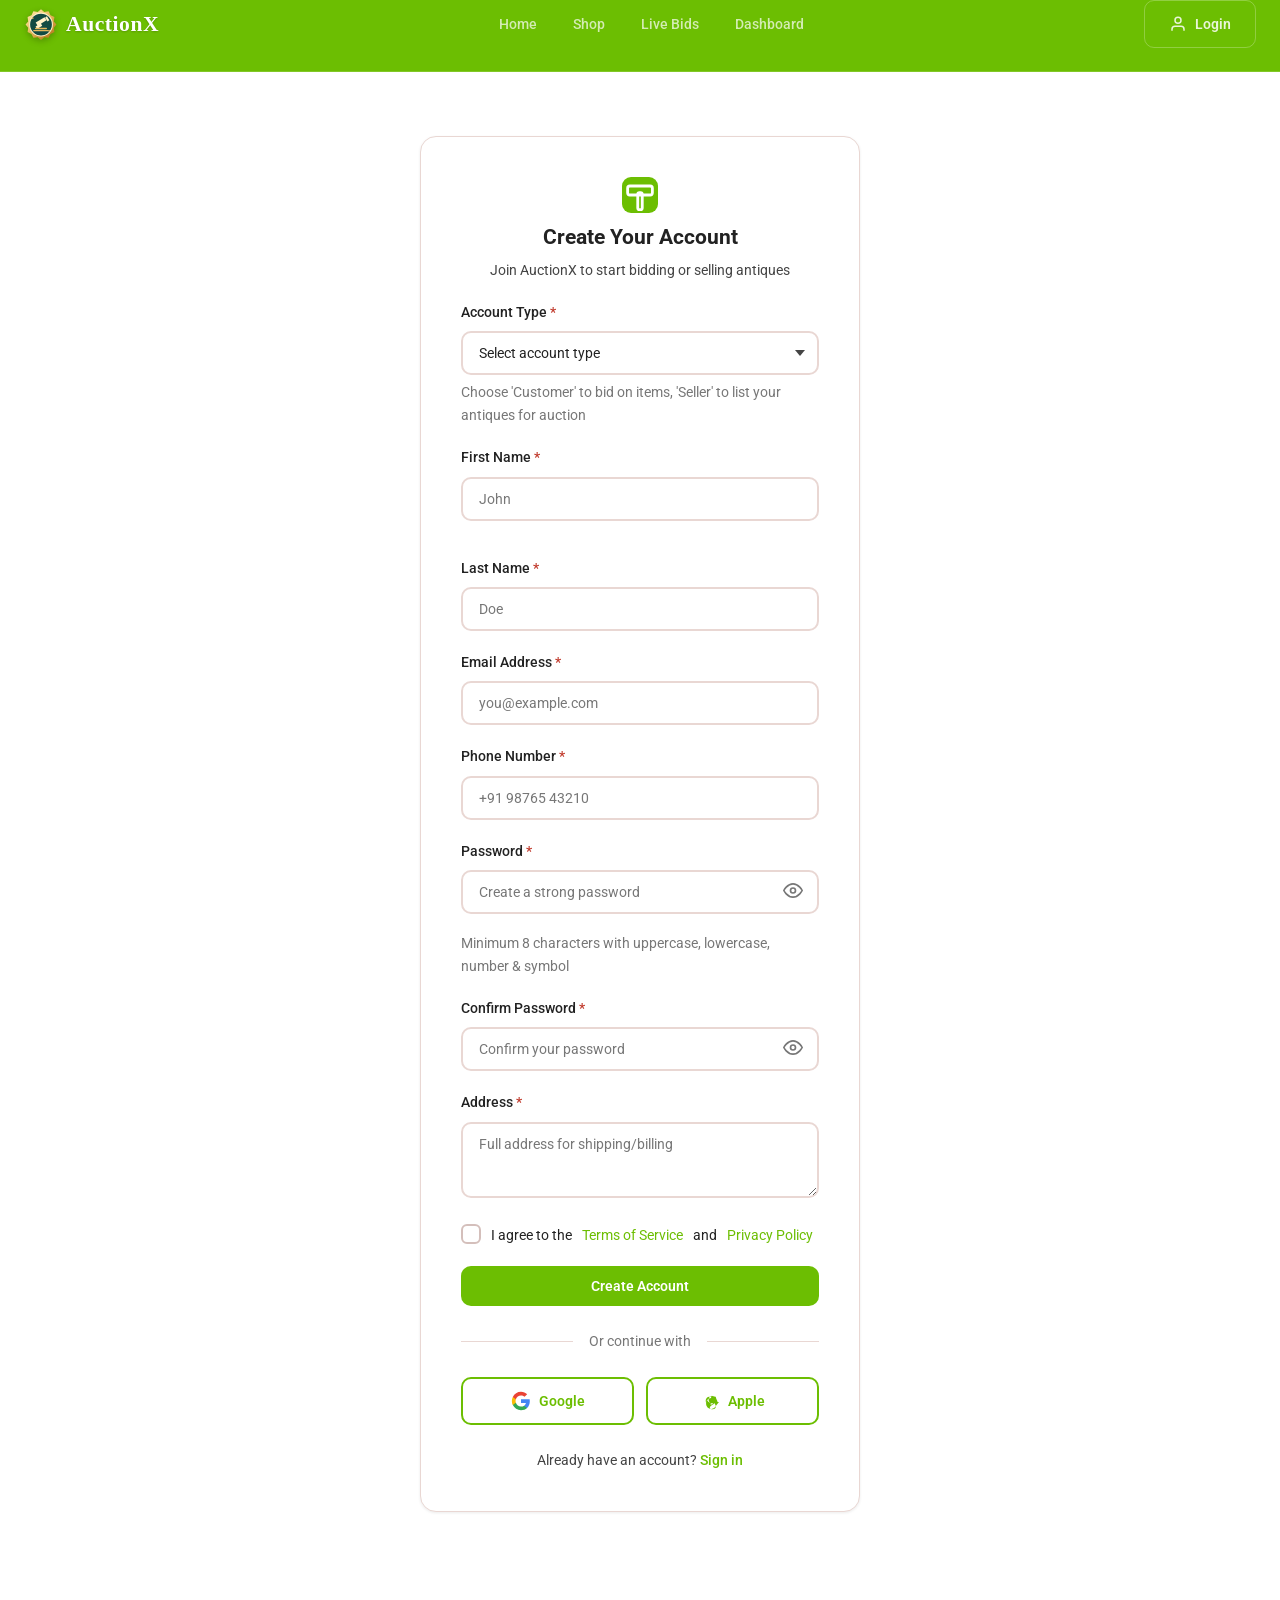
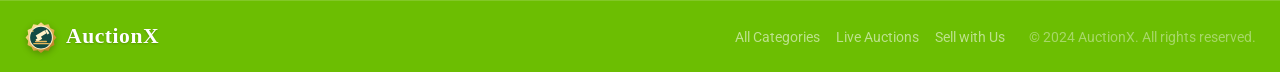
<file: register.html>
<!DOCTYPE html>
<html lang="en">
<head>
    <meta charset="UTF-8">
    <meta name="viewport" content="width=device-width, initial-scale=1.0">
    <meta name="description" content="Register for AuctionX - Create your account to bid on antiques, sell collectibles, or manage auctions.">
    <link rel="icon" type="image/svg+xml" href="data:image/svg+xml,<svg xmlns='http://www.w3.org/2000/svg' viewBox='0 0 32 32'><rect width='32' height='32' rx='8' fill='%231a5f7a'/><path d='M4 9L28 9L26 18H6L4 9Z' stroke='white' stroke-width='2.5' stroke-linejoin='round'/><line x1='11' y1='13.5' x2='21' y2='13.5' stroke='white' stroke-width='1' opacity='0.35'/><rect x='14' y='16' width='4' height='13' rx='1.5' stroke='white' stroke-width='2.5'/></svg>">
    <title>Register - AuctionX</title>

    <link rel="stylesheet" href="assets/css/main.css">
</head>
<body>
    <div id="app">
        <header class="header" id="header" role="banner">
            <div class="container">
                <div class="header-inner flex justify-between items-center">
                    <a href="index.html" class="logo flex items-center gap-8" aria-label="AuctionX Home">
                        
                        <svg width="28" height="28" viewBox="0 0 32 32" fill="none" aria-hidden="true"><path d="M4 9L28 9L26 18H6L4 9Z" stroke="currentColor" stroke-width="2.5" stroke-linejoin="round"/><line x1="11" y1="13.5" x2="21" y2="13.5" stroke="currentColor" stroke-width="1" opacity="0.35"/><rect x="14" y="16" width="4" height="13" rx="1.5" stroke="currentColor" stroke-width="2.5"/></svg>
                                <span class="logo-text font-bold text-xl">AuctionX</span>
                    </a>

                    <nav class="nav-main flex items-center gap-8" id="navMain" role="navigation" aria-label="Main navigation">
                        <a href="index.html" class="nav-link">Home</a>
                        <a href="categories.html" class="nav-link">Shop</a>
                        <a href="live-bids.html" class="nav-link">Live Bids</a>
                        <a href="dashboard.html" class="nav-link">Dashboard</a>
                    </nav>

                    <div class="header-actions flex items-center gap-12" id="headerActions">
                        <div class="auth-buttons flex items-center gap-8" id="authButtons">
                            <a href="login.html" class="btn btn-ghost"><svg width="18" height="18" viewBox="0 0 24 24" fill="none" stroke="currentColor" stroke-width="2" aria-hidden="true"><path d="M20 21v-2a4 4 0 0 0-4-4H8a4 4 0 0 0-4 4v2"/><circle cx="12" cy="7" r="4"/></svg> Login</a>
                        </div>
                    </div>
                </div>
            </div>
        </header>

        <main id="main" role="main">
            <section class="auth-page">
                <div class="container">
                    <div class="auth-container card">
                        <div class="auth-header text-center">
                            <div class="auth-logo flex justify-center">
                                <svg width="36" height="36" viewBox="0 0 32 32" fill="none" xmlns="http://www.w3.org/2000/svg">
                                    <rect width="32" height="32" rx="8" fill="var(--primary)"/>
                                    <rect x="5" y="8" width="22" height="8" rx="2" stroke="white" stroke-width="2.5"/>
                                    <rect x="14" y="14" width="4" height="15" rx="1.5" stroke="white" stroke-width="2.5"/>
                                </svg>
                            </div>
                            <h1 class="auth-title">Create Your Account</h1>
                            <p class="auth-subtitle">Join AuctionX to start bidding or selling antiques</p>
                        </div>

                        <form class="auth-form" data-form="register" novalidate>
                            <div class="form-group">
                                <label for="regRole" class="form-label">Account Type <span class="text-error">*</span></label>
                                <div class="select-wrapper">
                                    <select id="regRole" name="role" class="form-input" required>
                                        <option value="">Select account type</option>
                                        <option value="customer">Customer (Bidder)</option>
                                        <option value="seller">Seller</option>
                                    </select>
                                </div>
                                <p class="form-help">Choose 'Customer' to bid on items, 'Seller' to list your antiques for auction</p>
                            </div>

                            <div class="form-row">
                                <div class="form-group">
                                    <label for="firstName" class="form-label">First Name <span class="text-error">*</span></label>
                                    <input type="text" id="firstName" name="firstName" class="form-input" placeholder="John" required autocomplete="given-name">
                                </div>
                                <div class="form-group">
                                    <label for="lastName" class="form-label">Last Name <span class="text-error">*</span></label>
                                    <input type="text" id="lastName" name="lastName" class="form-input" placeholder="Doe" required autocomplete="family-name">
                                </div>
                            </div>

                            <div class="form-group">
                                <label for="regEmail" class="form-label">Email Address <span class="text-error">*</span></label>
                                <input type="email" id="regEmail" name="email" class="form-input" placeholder="you@example.com" required autocomplete="email">
                            </div>

                            <div class="form-group">
                                <label for="phone" class="form-label">Phone Number <span class="text-error">*</span></label>
                                <input type="tel" id="phone" name="phone" class="form-input" placeholder="+91 98765 43210" required autocomplete="tel">
                            </div>

                            <div class="form-group">
                                <label for="regPassword" class="form-label">Password <span class="text-error">*</span></label>
                                <div class="password-wrapper">
                                    <input type="password" id="regPassword" name="password" class="form-input" placeholder="Create a strong password" required autocomplete="new-password" minlength="8">
                                    <button type="button" class="password-toggle" aria-label="Toggle password visibility">
                                        <svg width="20" height="20" viewBox="0 0 24 24" fill="none" stroke="currentColor" stroke-width="2" aria-hidden="true">
                                            <path d="M1 12s4-8 11-8 11 8 11 8-4 8-11 8-11-8-11-8z"/>
                                            <circle cx="12" cy="12" r="3"/>
                                        </svg>
                                    </button>
                                </div>
                                <div class="password-strength" id="passwordStrength" aria-live="polite"></div>
                                <p class="form-help">Minimum 8 characters with uppercase, lowercase, number & symbol</p>
                            </div>

                            <div class="form-group">
                                <label for="confirmPassword" class="form-label">Confirm Password <span class="text-error">*</span></label>
                                <div class="password-wrapper">
                                    <input type="password" id="confirmPassword" name="confirmPassword" class="form-input" placeholder="Confirm your password" required autocomplete="new-password">
                                    <button type="button" class="password-toggle" aria-label="Toggle password visibility">
                                        <svg width="20" height="20" viewBox="0 0 24 24" fill="none" stroke="currentColor" stroke-width="2" aria-hidden="true">
                                            <path d="M1 12s4-8 11-8 11 8 11 8-4 8-11 8-11-8-11-8z"/>
                                            <circle cx="12" cy="12" r="3"/>
                                        </svg>
                                    </button>
                                </div>
                            </div>

                            <div id="sellerFields" class="seller-fields" style="display: none;">
                                <h3 class="section-title mb-16">Bank Details (Required for Sellers)</h3>
                                <div class="form-row">
                                    <div class="form-group">
                                        <label for="accountNumber" class="form-label">Account Number <span class="text-error">*</span></label>
                                        <input type="text" id="accountNumber" name="accountNumber" class="form-input" placeholder="1234567890" autocomplete="off">
                                    </div>
                                    <div class="form-group">
                                        <label for="ifsc" class="form-label">IFSC Code <span class="text-error">*</span></label>
                                        <input type="text" id="ifsc" name="ifsc" class="form-input" placeholder="SBIN0001234" autocomplete="off" style="text-transform: uppercase;">
                                    </div>
                                </div>
                                <div class="form-group">
                                    <label for="bankName" class="form-label">Bank Name <span class="text-error">*</span></label>
                                    <input type="text" id="bankName" name="bankName" class="form-input" placeholder="State Bank of India" autocomplete="off">
                                </div>
                            </div>

                            <div class="form-group">
                                <label for="address" class="form-label">Address <span class="text-error">*</span></label>
                                <textarea id="address" name="address" class="form-input" rows="3" placeholder="Full address for shipping/billing" required></textarea>
                            </div>

                            <div class="form-group">
                                <label class="checkbox-wrapper">
                                    <input type="checkbox" name="terms" id="terms" required>
                                    <span class="checkbox-custom"></span>
                                    I agree to the <a href="#" target="_blank">Terms of Service</a> and <a href="#" target="_blank">Privacy Policy</a>
                                </label>
                            </div>

                            <button type="submit" class="btn btn-primary btn-block">Create Account</button>
                        </form>

                        <div class="auth-divider">
                            <span>Or continue with</span>
                        </div>

                        <div class="social-auth flex justify-center gap-12">
                            <button type="button" class="btn btn-outline social-btn" aria-label="Sign up with Google">
                                <svg width="20" height="20" viewBox="0 0 24 24" aria-hidden="true">
                                    <path fill="#4285F4" d="M22.56 12.25c0-.78-.07-1.53-.2-2.25H12v4.26h5.92c-.26 1.37-1.04 2.53-2.21 3.31v2.77h3.57c2.08-1.92 3.28-4.74 3.28-8.09z"/>
                                    <path fill="#34A853" d="M12 23c2.97 0 5.46-.98 7.28-2.66l-3.57-2.77c-.98.66-2.23 1.06-3.71 1.06-2.86 0-5.29-1.93-6.16-4.53H2.18v2.84C3.99 20.53 7.7 23 12 23z"/>
                                    <path fill="#FBBC05" d="M5.84 14.09c-.22-.66-.35-1.36-.35-2.09s.13-1.43.35-2.09V7.07H2.18C1.43 8.55 1 10.22 1 12s.43 3.45 1.18 4.93l2.85-2.22.81-.62z"/>
                                    <path fill="#EA4335" d="M12 5.38c1.62 0 3.06.56 4.21 1.64l3.15-3.15C17.45 2.09 14.97 1 12 1 7.7 1 3.99 3.47 2.18 7.07l3.66 2.84c.87-2.6 3.3-4.53 6.16-4.53z"/>
                                </svg>
                                Google
                            </button>
                            <button type="button" class="btn btn-outline social-btn" aria-label="Sign up with Apple">
                                <svg width="20" height="20" viewBox="0 0 24 24" fill="currentColor" aria-hidden="true">
                                    <path d="M17.05 20.54c-.93.63-2.03.94-3.35.94-3.67 0-6.39-2.74-6.39-6.55 0-3.5 2.57-6.26 6.03-6.42v-1.27c-.58-.18-1.3-.27-2.15-.27-2.58 0-4.37 2.2-4.37 4.83 0 2.86 2.09 4.92 4.64 4.92 1.01 0 1.75-.16 2.29-.36v1.24c-1.1.37-1.94 1.02-1.94 2.06 0 1.39 1.32 2.24 3.45 2.24 2.3 0 3.74-1.38 3.74-3.2 0-.93-.27-1.8-.76-2.54l-1.7-2.85c.56-.86.98-1.88 1.1-3.04h1.87c-.13 2.44-1.7 4.48-4.41 4.48-2.83 0-4.78-2.07-4.78-4.4 0-2.45 1.87-4.31 4.61-4.31 2.03 0 3.34 1.05 3.84 2.04.28.57.44 1.18.44 1.82 0 2.14-1.41 3.63-4.24 3.63-1.86 0-3.15-.96-3.76-1.97-.14-.22-.26-.45-.26-.7 0-.79.35-1.3.84-1.71.32-.26.68-.4 1.07-.4.6 0 1.07.25 1.33.56l2.06 3.2c-.83.96-2.02 1.95-3.51 2.56v1.32c1.35-.36 2.51-.92 3.39-1.81.53-.54.95-1.17 1.22-1.87.23-.59.36-1.22.36-1.86 0-.84-.24-1.58-.64-2.18-.43-.63-.97-1.1-1.65-1.38-.2-.08-.42-.14-.63-.19-.21-.06-.42-.1-.63-.14v-1.34c2.24.74 4.08 2.52 4.08 5.18 0 3.8-2.52 6.48-6.12 6.48-2.6 0-4.37-1.68-5.15-3.84l1.86-2.28c.6 1.63 2.03 3.05 3.96 3.05 2.73 0 4.66-2.08 4.66-4.62 0-.98-.13-1.93-.38-2.83h1.84c.18 1.28.55 2.5 1.16 3.6.56.96.9 1.95 1.01 2.97h1.66z"/>
                                </svg>
                                Apple
                            </button>
                        </div>

                        <p class="auth-footer text-center mt-24">
                            Already have an account? <a href="login.html" class="font-medium">Sign in</a>
                        </p>
                    </div>
                </div>
            </section>
        </main>

        <footer class="footer" role="contentinfo">
            <div class="container">
                <div class="footer-grid">
                    <div class="footer-brand">
                        <a href="index.html" class="logo flex items-center gap-8">
                            
                            <svg width="28" height="28" viewBox="0 0 32 32" fill="none" aria-hidden="true"><path d="M4 9L28 9L26 18H6L4 9Z" stroke="currentColor" stroke-width="2.5" stroke-linejoin="round"/><line x1="11" y1="13.5" x2="21" y2="13.5" stroke="currentColor" stroke-width="1" opacity="0.35"/><rect x="14" y="16" width="4" height="13" rx="1.5" stroke="currentColor" stroke-width="2.5"/></svg>
                                <span class="logo-text font-bold text-xl">AuctionX</span>
                        </a>
                        <p class="footer-tagline">Premium auction marketplace for rare and valuable collectibles.</p>
                        <div class="social-links flex gap-12">
                            <a href="#" class="social-link" aria-label="Twitter"><svg width="20" height="20" viewBox="0 0 24 24" fill="currentColor"><path d="M23 3a10.9 10.9 0 0 1-3.14 1.53 4.48 4.48 0 0 0-7.86 3v1A10.66 10.66 0 0 1 3 4s-4 9 5 13a11.64 11.64 0 0 1-7 2c9 5 20 0 20-11.5a4.5 4.5 0 0 0-.08-.83A7.72 7.72 0 0 0 23 3z"/></svg></a>
                            <a href="#" class="social-link" aria-label="LinkedIn"><svg width="20" height="20" viewBox="0 0 24 24" fill="currentColor"><path d="M16 8a6 6 0 0 1 6 6v7h-4v-7a2 2 0 0 0-2-2 2 2 0 0 0-2 2v7h-4v-7a6 6 0 0 1 6-6z"/><rect x="2" y="9" width="4" height="12"/><circle cx="4" cy="4" r="2"/></svg></a>
                            <a href="#" class="social-link" aria-label="Instagram"><svg width="20" height="20" viewBox="0 0 24 24" fill="none" stroke="currentColor" stroke-width="2"><rect x="2" y="2" width="20" height="20" rx="5"/><path d="M16 11.37A4 4 0 1 1 12.63 8 4 4 0 0 1 16 11.37z"/><line x1="17.5" y1="6.5" x2="17.51" y2="6.5"/></svg></a>
                        </div>
                    </div>
                    <nav class="footer-nav" aria-label="Footer navigation">
                        <div class="footer-col">
                            <h4 class="footer-title">Marketplace</h4>
                            <ul role="list">
                                <li><a href="categories.html">All Categories</a></li>
                                <li><a href="live-bids.html">Live Auctions</a></li>
                                <li><a href="seller-dashboard.html">Sell with Us</a></li>
                            </ul>
                        </div>
                    </nav>
                </div>
                <div class="footer-bottom">
                        <p>&copy; 2024 AuctionX. All rights reserved.</p>
                        <div class="social-links flex gap-12" style="justify-content: center; margin-top: 12px;">
                            <a href="https://www.instagram.com/_jeevitha_.28/" target="_blank" class="social-link" aria-label="Instagram" title="Follow on Instagram"><svg width="20" height="20" viewBox="0 0 24 24" fill="none" stroke="currentColor" stroke-width="2"><rect x="2" y="2" width="20" height="20" rx="5"/><path d="M16 11.37A4 4 0 1 1 12.63 8 4 4 0 0 1 16 11.37z"/><line x1="17.5" y1="6.5" x2="17.51" y2="6.5"/></svg></a>
                            <a href="https://www.linkedin.com/in/r-s-jeevitha-raja-7692642b3?utm_source=share_via&utm_content=profile&utm_medium=member_android" target="_blank" class="social-link" aria-label="LinkedIn" title="Connect on LinkedIn"><svg width="20" height="20" viewBox="0 0 24 24" fill="currentColor"><path d="M16 8a6 6 0 0 1 6 6v7h-4v-7a2 2 0 0 0-2-2 2 2 0 0 0-2 2v7h-4v-7a6 6 0 0 1 6-6z"/><rect x="2" y="9" width="4" height="12"/><circle cx="4" cy="4" r="2"/></svg></a>
                            <a href="https://github.com/jeevitha281103" target="_blank" class="social-link" aria-label="GitHub" title="View on GitHub"><svg width="20" height="20" viewBox="0 0 24 24" fill="currentColor"><path d="M12 0c-6.626 0-12 5.373-12 12 0 5.302 3.438 9.8 8.207 11.387.599.111.793-.261.793-.577v-2.234c-3.338.726-4.033-1.416-4.033-1.416-.546-1.387-1.333-1.756-1.333-1.756-1.089-.745.083-.729.083-.729 1.205.084 1.839 1.237 1.839 1.237 1.07 1.834 2.807 1.304 3.492.997.107-.775.418-1.305.762-1.604-2.665-.305-5.467-1.334-5.467-5.931 0-1.311.469-2.381 1.236-3.221-.124-.303-.535-1.524.117-3.176 0 0 1.008-.322 3.301 1.23.957-.266 1.983-.399 3.003-.404 1.02.005 2.047.138 3.006.404 2.291-1.552 3.297-1.23 3.297-1.23.653 1.653.242 2.874.118 3.176.77.84 1.235 1.911 1.235 3.221 0 4.609-2.807 5.624-5.479 5.921.43.372.823 1.102.823 2.222v3.293c0 .319.192.694.801.576 4.765-1.589 8.199-6.086 8.199-11.386 0-6.627-5.373-12-12-12z"/></svg></a>
                            <a href="mailto:jeevitharaja2811@gmail.com" class="social-link" aria-label="Email" title="Send Email"><svg width="20" height="20" viewBox="0 0 24 24" fill="none" stroke="currentColor" stroke-width="2"><path d="M4 4h16c1.1 0 2 .9 2 2v12c0 1.1-.9 2-2 2H4c-1.1 0-2-.9-2-2V6c0-1.1.9-2 2-2z"/><polyline points="22,6 12,13 2,6"/></svg></a>
                            <a href="https://t.me/@Jeevitha_28_11" target="_blank" class="social-link" aria-label="Telegram" title="Join on Telegram"><svg width="20" height="20" viewBox="0 0 24 24" fill="currentColor"><path d="M11.944 0A12 12 0 0 0 0 12a12 12 0 0 0 12 12 12 12 0 0 0 12-12A12 12 0 0 0 12 0a12 12 0 0 0-.056 0zm4.962 7.224c.1-.002.321.023.465.14a.506.506 0 0 1 .171.325c.016.093.036.306.02.472-.18 1.898-.962 6.502-1.36 8.627-.168.9-.499 1.201-.82 1.23-.696.065-1.225-.46-1.9-.902-1.056-.693-1.653-1.124-2.678-1.8-1.185-.78-.417-1.21.258-1.91.177-.184 3.247-2.977 3.307-3.23.007-.032.014-.15-.056-.212s-.174-.041-.249-.024c-.106.024-1.793 1.14-5.061 3.345-.48.33-.913.49-1.302.48-.428-.008-1.252-.241-1.865-.44-.752-.245-1.349-.374-1.297-.789.027-.216.325-.437.893-.663 3.498-1.524 5.83-2.529 6.998-3.014 3.332-1.386 4.025-1.627 4.476-1.635z"/></svg></a>
                        </div>
                        <p class="footer-disclaimer" style="margin-top: 12px;">AuctionX is a marketplace platform. All items sold by third-party sellers.</p>
                    </div>
            </div>
        </footer>

        <div class="modal-overlay" id="modalOverlay" role="dialog" aria-modal="true" aria-hidden="true" style="display: none;">
            <div class="modal" id="modal" role="document">
                <div class="modal-header flex justify-between items-center">
                    <h3 class="modal-title" id="modalTitle"></h3>
                    <button class="modal-close btn btn-ghost btn-icon" aria-label="Close modal">
                        <svg width="24" height="24" viewBox="0 0 24 24" fill="none" stroke="currentColor" stroke-width="2" aria-hidden="true">
                            <line x1="18" y1="6" x2="6" y2="18"/>
                            <line x1="6" y1="6" x2="18" y2="18"/>
                        </svg>
                    </button>
                </div>
                <div class="modal-body" id="ModalBody"></div>
                <div class="modal-footer" id="modalFooter"></div>
            </div>
        </div>

        <div class="toast-container" id="toastContainer" aria-live="polite" aria-label="Notifications"></div>
    </div>

    <script src="data/auction-data.js"></script>
    <script src="js/app.js"></script>
    <script>
        document.addEventListener('DOMContentLoaded', () => {
            const roleSelect = document.getElementById('regRole');
            const sellerFields = document.getElementById('sellerFields');
            const passwordInput = document.getElementById('regPassword');
            const strengthEl = document.getElementById('passwordStrength');

            roleSelect?.addEventListener('change', () => {
                sellerFields.style.display = roleSelect.value === 'seller' ? 'block' : 'none';
                const inputs = sellerFields.querySelectorAll('input');
                inputs.forEach(input => input.required = roleSelect.value === 'seller');
            });

            passwordInput?.addEventListener('input', () => {
                const val = passwordInput.value;
                let strength = 0;
                let feedback = [];

                if (val.length >= 8) strength++;
                else feedback.push('8+ characters');

                if (/[A-Z]/.test(val)) strength++;
                else feedback.push('uppercase');

                if (/[a-z]/.test(val)) strength++;
                else feedback.push('lowercase');

                if (/[0-9]/.test(val)) strength++;
                else feedback.push('number');

                if (/[^A-Za-z0-9]/.test(val)) strength++;
                else feedback.push('symbol');

                const labels = ['Very Weak', 'Weak', 'Fair', 'Good', 'Strong'];
                const colors = ['var(--error)', 'var(--error)', 'var(--warning)', 'var(--success)', 'var(--success)'];

                strengthEl.textContent = `Password strength: ${labels[strength - 1] || 'Very Weak'}`;
                strengthEl.style.color = colors[strength - 1] || colors[0];

                if (feedback.length > 0) {
                    strengthEl.textContent += ` - Missing: ${feedback.join(', ')}`;
                }
            });

            document.querySelectorAll('.password-toggle').forEach(btn => {
                btn.addEventListener('click', function() {
                    const input = this.parentElement.querySelector('input');
                    const icon = this.querySelector('svg');
                    if (input.type === 'password') {
                        input.type = 'text';
                        icon.innerHTML = '<path d="M17.94 17.94A10.07 10.07 0 0 1 12 20c-7 0-11-8-11-8a18.45 18.45 0 0 1 5.06-5.94M9.9 4.24A9.12 9.12 0 0 1 12 4c7 0 11 8 11 8a18.5 18.5 0 0 1-2.16 3.19m-6.72-1.07a3 3 0 1 1-4.24-4.24"/><line x1="1" y1="1" x2="23" y2="23"/>';
                    } else {
                        input.type = 'password';
                        icon.innerHTML = '<path d="M1 12s4-8 11-8 11 8 11 8-4 8-11 8-11-8-11-8z"/><circle cx="12" cy="12" r="3"/>';
                    }
                });
            });
        });
    </script>
</body>
</html>
</file>
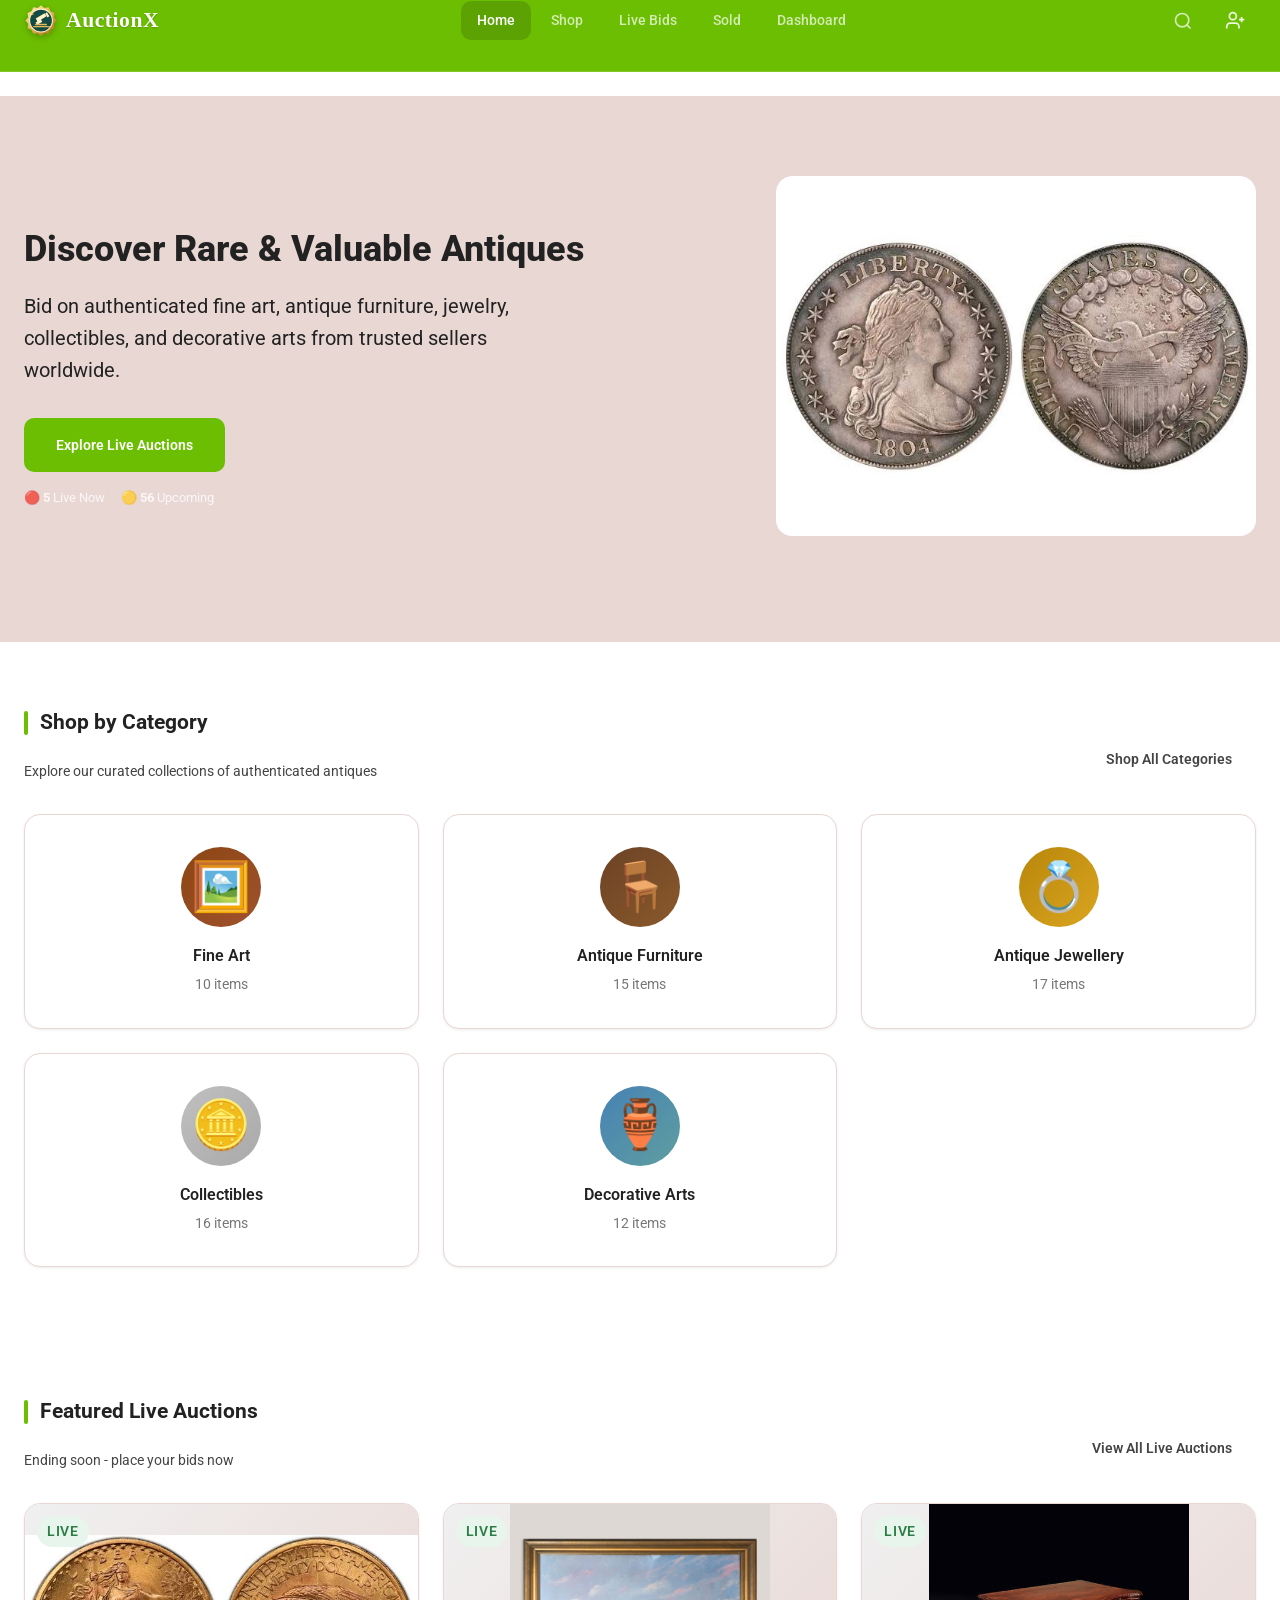
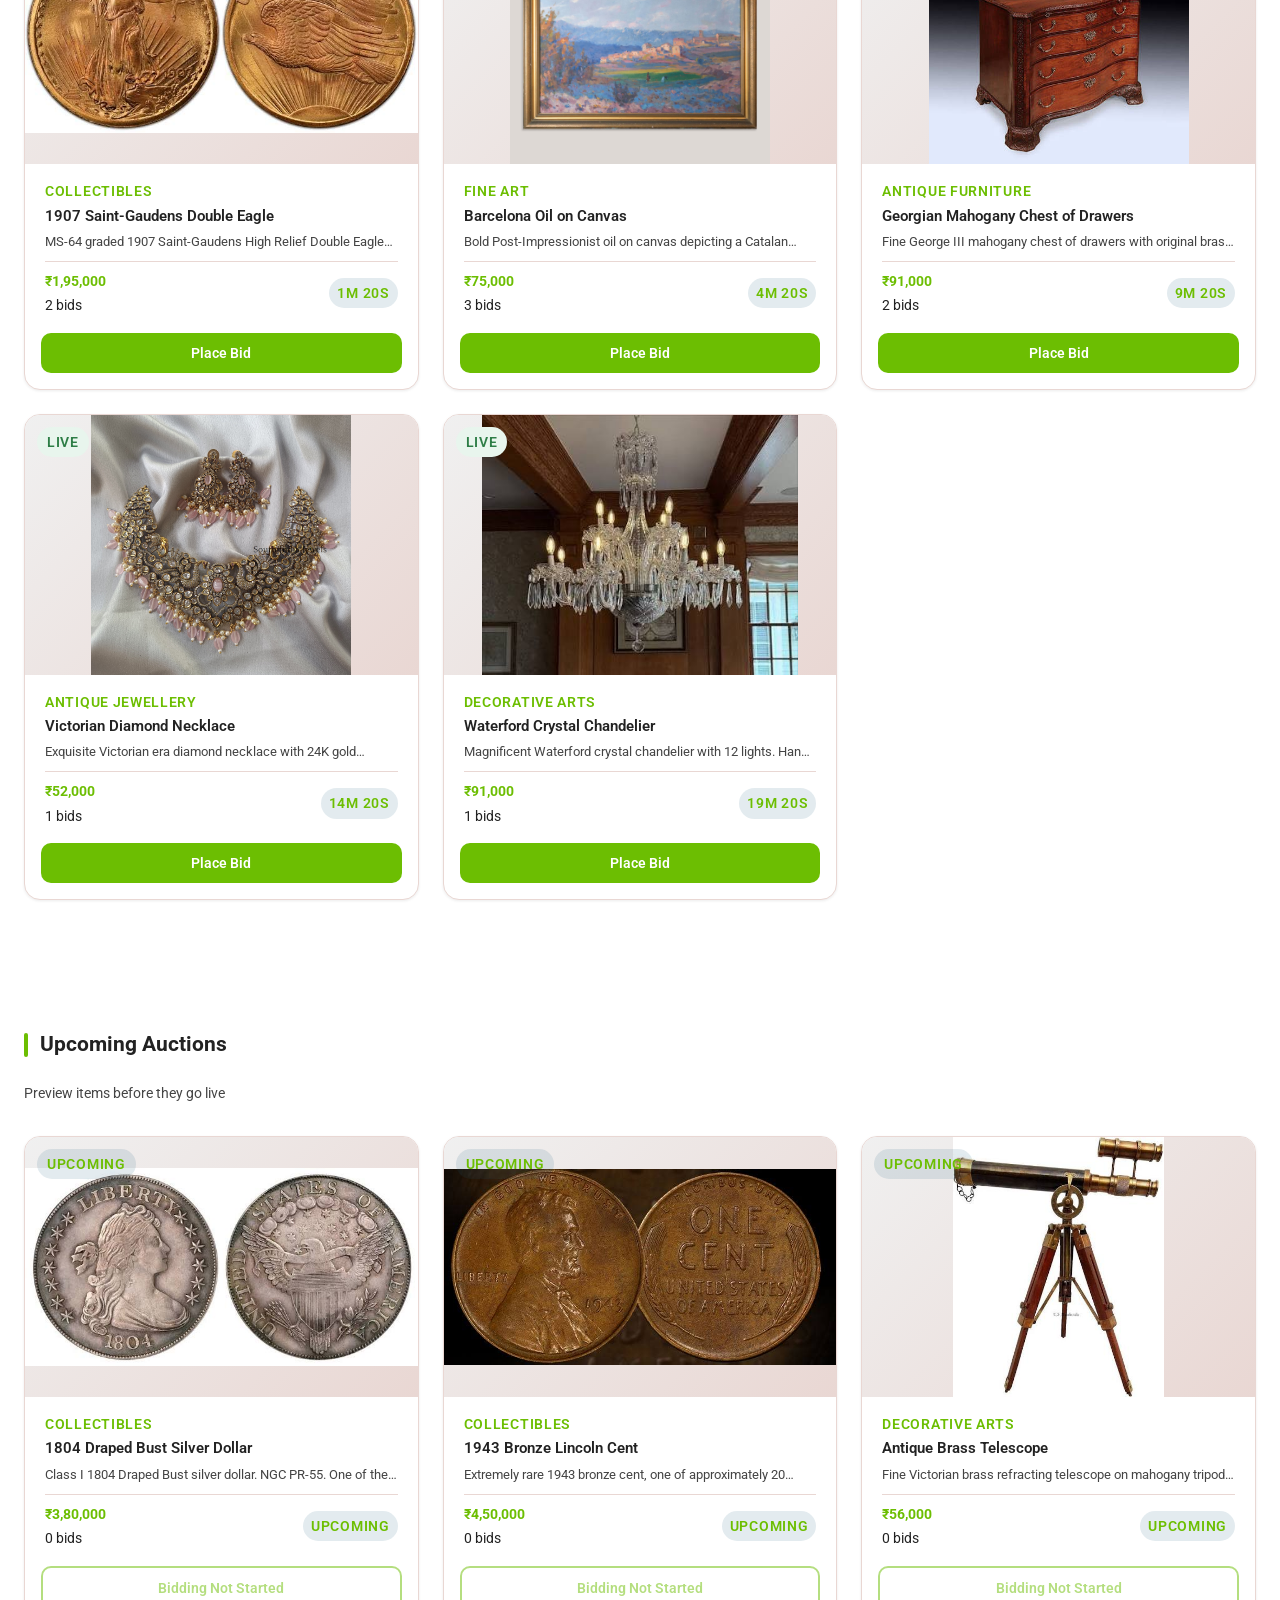
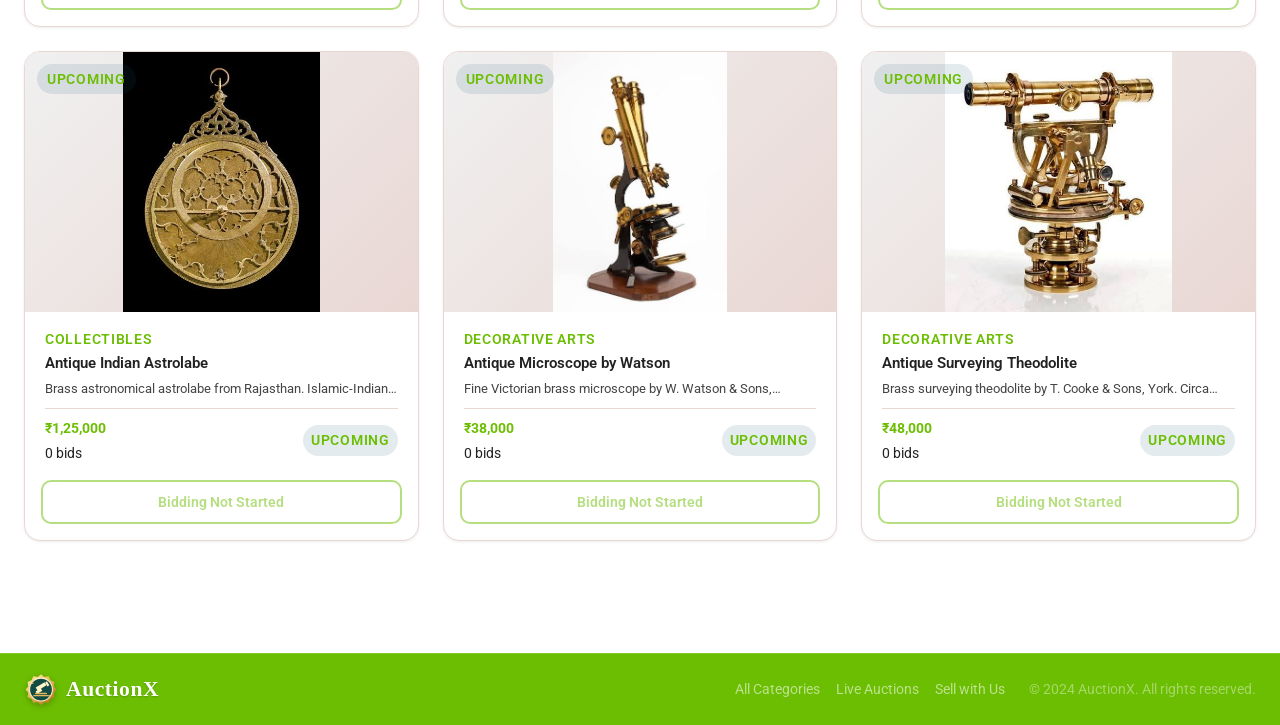
<file: seller-dashboard.html>
<!DOCTYPE html>
<html lang="en">
<head>
    <meta charset="UTF-8">
    <meta name="viewport" content="width=device-width, initial-scale=1.0">
    <meta name="description" content="Seller Dashboard - Manage your auction listings on AuctionX">
    <link rel="icon" type="image/svg+xml" href="data:image/svg+xml,<svg xmlns='http://www.w3.org/2000/svg' viewBox='0 0 32 32'><rect width='32' height='32' rx='8' fill='%231a5f7a'/><path d='M4 9L28 9L26 18H6L4 9Z' stroke='white' stroke-width='2.5' stroke-linejoin='round'/><line x1='11' y1='13.5' x2='21' y2='13.5' stroke='white' stroke-width='1' opacity='0.35'/><rect x='14' y='16' width='4' height='13' rx='1.5' stroke='white' stroke-width='2.5'/></svg>">
    <title>Seller Dashboard - AuctionX</title>

    <link rel="stylesheet" href="assets/css/main.css">
</head>
<body>
    <div id="app">
        <header class="header" id="header" role="banner">
            <div class="container">
                <div class="header-inner flex justify-between items-center">
                    <a href="index.html" class="logo flex items-center gap-8" aria-label="AuctionX Home">
                        
                        <svg width="28" height="28" viewBox="0 0 32 32" fill="none" aria-hidden="true"><path d="M4 9L28 9L26 18H6L4 9Z" stroke="currentColor" stroke-width="2.5" stroke-linejoin="round"/><line x1="11" y1="13.5" x2="21" y2="13.5" stroke="currentColor" stroke-width="1" opacity="0.35"/><rect x="14" y="16" width="4" height="13" rx="1.5" stroke="currentColor" stroke-width="2.5"/></svg>
                                <span class="logo-text font-bold text-xl">AuctionX</span>
                    </a>

                    <nav class="nav-main flex items-center gap-8" id="navMain" role="navigation" aria-label="Main navigation">
                        <a href="index.html" class="nav-link">Home</a>
                        <a href="categories.html" class="nav-link">Shop</a>
                        <a href="live-bids.html" class="nav-link">Live Bids</a>
                        <a href="sold.html" class="nav-link">Sold</a>
                        <a href="dashboard.html" class="nav-link">Dashboard</a>
                        
                    </nav>

                    <div class="header-actions flex items-center gap-12" id="headerActions">
                        <button class="btn btn-ghost btn-icon header-search-btn" id="searchToggle" aria-label="Search" aria-expanded="false">
                            <svg width="20" height="20" viewBox="0 0 24 24" fill="none" stroke="currentColor" stroke-width="2" aria-hidden="true">
                                <circle cx="11" cy="11" r="8"/>
                                <path d="M21 21l-4.35-4.35"/>
                            </svg>
                        </button>



                                                <div class="user-menu hidden" id="userMenu">
                            <button class="btn btn-ghost user-menu-btn" id="userMenuBtn" aria-expanded="false" aria-haspopup="true" aria-label="User menu">
                                <div class="user-avatar" id="userAvatar">A</div>
                                <span class="user-first-name" id="userName">Account</span>
                                <svg width="16" height="16" viewBox="0 0 24 24" fill="none" stroke="currentColor" stroke-width="2" aria-hidden="true">
                                    <path d="M6 9l6 6 6-6"/>
                                </svg>
                            </button>
                            <div class="user-dropdown" id="userDropdown" role="menu" aria-hidden="true">
                                <div class="dropdown-header">
                                    <div class="dropdown-avatar" id="dropdownAvatar">
                                        <svg width="24" height="24" viewBox="0 0 24 24" fill="none" stroke="currentColor" stroke-width="2" aria-hidden="true"><path d="M20 21v-2a4 4 0 0 0-4-4H8a4 4 0 0 0-4 4v2"/><circle cx="12" cy="7" r="4"/></svg>
                                    </div>
                                    <div>
                                        <p class="dropdown-name" id="dropdownName"></p>
                                        <p class="dropdown-role" id="dropdownRole"></p>
                                    </div>
                                </div>
                                <div class="dropdown-divider"></div>
                                <a href="dashboard.html" class="dropdown-item" role="menuitem" id="dashboardLink">
                                    <svg width="18" height="18" viewBox="0 0 24 24" fill="none" stroke="currentColor" stroke-width="2" aria-hidden="true">
                                        <rect x="3" y="3" width="7" height="7" rx="1"/><rect x="14" y="3" width="7" height="7" rx="1"/><rect x="3" y="14" width="7" height="7" rx="1"/><rect x="14" y="14" width="7" height="7" rx="1"/>
                                    </svg>
                                    View Dashboard
                                </a>
                                <a href="login.html" class="dropdown-item" role="menuitem" id="addAccountLink">
                                    <svg width="18" height="18" viewBox="0 0 24 24" fill="none" stroke="currentColor" stroke-width="2" aria-hidden="true">
                                        <path d="M16 21v-2a4 4 0 0 0-4-4H5a4 4 0 0 0-4 4v2"/><circle cx="8.5" cy="7" r="4"/><line x1="20" y1="8" x2="20" y2="14"/><line x1="23" y1="11" x2="17" y2="11"/>
                                    </svg>
                                    Add Another Account
                                </a>
                                <button class="dropdown-item" role="menuitem" id="manageAccountsBtn">
                                    <svg width="18" height="18" viewBox="0 0 24 24" fill="none" stroke="currentColor" stroke-width="2" aria-hidden="true">
                                        <polyline points="17 1 21 5 17 9"/><path d="M3 11V9a4 4 0 0 1 4-4h14"/><polyline points="7 23 3 19 7 15"/><path d="M21 13v2a4 4 0 0 1-4 4H3"/>
                                    </svg>
                                    Manage Accounts
                                </button>
                                <div class="dropdown-divider"></div>
                                <button class="dropdown-item dropdown-item-danger" role="menuitem" id="logoutBtn">
                                    <svg width="18" height="18" viewBox="0 0 24 24" fill="none" stroke="currentColor" stroke-width="2" aria-hidden="true">
                                        <path d="M9 21H5a2 2 0 0 1-2-2V5a2 2 0 0 1 2-2h4"/><polyline points="16 17 21 12 16 7"/><line x1="21" y1="12" x2="9" y2="12"/>
                                    </svg>
                                    Logout
                                </button>
                            </div>
                            <div class="user-dropdown accounts-panel" id="accountsPanel" role="menu" aria-hidden="true">
                                <div class="dropdown-header">
                                    <button class="btn btn-ghost accounts-back-btn" id="accountsBackBtn" aria-label="Back to menu">
                                        <svg width="18" height="18" viewBox="0 0 24 24" fill="none" stroke="currentColor" stroke-width="2"><path d="M19 12H5M12 19l-7-7 7-7"/></svg>
                                        Back
                                    </button>
                                    <span class="accounts-panel-title">Switch Account</span>
                                </div>
                                <div class="accounts-list" id="accountsList"></div>
                                <div class="dropdown-divider"></div>
                                <a href="login.html" class="dropdown-item" role="menuitem">
                                    <svg width="18" height="18" viewBox="0 0 24 24" fill="none" stroke="currentColor" stroke-width="2" aria-hidden="true">
                                        <line x1="12" y1="5" x2="12" y2="19"/><line x1="5" y1="12" x2="19" y2="12"/>
                                    </svg>
                                    Add New Account
                                </a>
                            </div>
                        <div class="auth-buttons flex items-center gap-8" id="authButtons">
                            <a href="login.html" class="btn btn-ghost"><svg width="18" height="18" viewBox="0 0 24 24" fill="none" stroke="currentColor" stroke-width="2" aria-hidden="true"><path d="M20 21v-2a4 4 0 0 0-4-4H8a4 4 0 0 0-4 4v2"/><circle cx="12" cy="7" r="4"/></svg> Login</a>
                        </div>

                        <button class="mobile-menu-btn btn btn-ghost btn-icon" id="mobileMenuBtn" aria-label="Toggle menu" aria-expanded="false" aria-controls="mobileMenu">
                            <svg width="24" height="24" viewBox="0 0 24 24" fill="none" stroke="currentColor" stroke-width="2" aria-hidden="true">
                                <line x1="3" y1="12" x2="21" y2="12"/>
                                <line x1="3" y1="6" x2="21" y2="6"/>
                                <line x1="3" y1="18" x2="21" y2="18"/>
                            </svg>
                        </button>
                    </div>
                </div>

                <div class="search-overlay" id="searchOverlay" role="search" aria-hidden="true">
                    <div class="search-container">
                        <div class="search-input-wrapper">
                            <svg width="24" height="24" viewBox="0 0 24 24" fill="none" stroke="currentColor" stroke-width="2" aria-hidden="true">
                                <circle cx="11" cy="11" r="8"/>
                                <path d="M21 21l-4.35-4.35"/>
                            </svg>
                            <input type="search" class="search-input" placeholder="Search auctions, categories, sellers..." aria-label="Search" autocomplete="off">
                            <button class="search-close" aria-label="Close search">✕</button>
                        </div>
                        <div class="search-results" id="searchResults" role="listbox"></div>
                        <div class="search-suggestions" id="searchSuggestions">
                            <p class="search-hint">Popular: <span>Antique Jewelry</span>, <span>Vintage Watches</span>, <span>Art Paintings</span>, <span>Rare Coins</span></p>
                        </div>
                    </div>
                </div>

                <nav class="mobile-menu" id="mobileMenu" role="navigation" aria-label="Mobile menu" aria-hidden="true">
                    <div class="mobile-menu-header flex justify-between items-center">
                        <span class="font-semibold">Menu</span>
                        <button class="mobile-menu-close btn btn-ghost btn-icon" aria-label="Close menu">
                            <svg width="24" height="24" viewBox="0 0 24 24" fill="none" stroke="currentColor" stroke-width="2" aria-hidden="true">
                                <line x1="18" y1="6" x2="6" y2="18"/>
                                <line x1="6" y1="6" x2="18" y2="18"/>
                            </svg>
                        </button>
                    </div>
                    <ul class="mobile-nav-list" role="list">
                        <li><a href="index.html" class="mobile-nav-link">Home</a></li>
                        <li><a href="categories.html" class="mobile-nav-link">Shop</a></li>
                        <li><a href="live-bids.html" class="mobile-nav-link">Live Bids</a></li>
                        <li><a href="sold.html" class="mobile-nav-link">Sold</a></li>
                    </ul>
                    <div class="mobile-menu-divider"></div>
                    <div class="mobile-auth" id="mobileAuth">
                        <a href="login.html" class="btn btn-primary btn-block">Login</a>
                        </div>
                    <div class="mobile-user hidden" id="mobileUser">
                        <div class="mobile-user-info">
                            <div class="mobile-user-avatar" id="mobileUserAvatar"></div>
                            <div>
                                <p class="mobile-user-name" id="mobileUserName"></p>
                                <p class="mobile-user-role" id="mobileUserRole"></p>
                            </div>
                        </div>
                        <a href="profile.html" class="mobile-nav-link">My Profile</a>
                        <a href="dashboard.html" class="mobile-nav-link">Dashboard</a>
                        <a href="my-bids.html" class="mobile-nav-link">My Bids</a>
                        <a href="seller-dashboard.html" class="mobile-nav-link hidden" id="mobileSellerLink">Seller Dashboard</a>
                        <a href="admin-dashboard.html" class="mobile-nav-link hidden" id="mobileAdminLink">Admin Dashboard</a>
                        <button class="mobile-nav-link mobile-nav-link-danger w-full text-left" id="mobileLogoutBtn">Logout</button>
                    </div>
                </nav>
            </div>
        </header>

        <main id="main" role="main">
            <div class="container">
                <div class="page-header flex justify-between items-center flex-wrap gap-16">
                    <div>
                        <h1 class="page-title">Seller Dashboard</h1>
                        <p class="page-subtitle">Manage your auction listings and track sales</p>
                    </div>
                    <a href="add-product.html" class="btn btn-primary">Add New Product</a>
                </div>

                <div class="grid grid-4 mb-32" id="sellerStats">
                    <div class="stat-card card text-center p-6">
                        <p class="text-3xl font-bold text-primary" id="statActiveListings">0</p>
                        <p class="text-secondary text-sm">Active Listings</p>
                    </div>
                    <div class="stat-card card text-center p-6">
                        <p class="text-3xl font-bold text-warning" id="statPendingBids">0</p>
                        <p class="text-secondary text-sm">Pending Bids</p>
                    </div>
                    <div class="stat-card card text-center p-6">
                        <p class="text-3xl font-bold text-success" id="statSoldItems">0</p>
                        <p class="text-secondary text-sm">Items Sold</p>
                    </div>
                    <div class="stat-card card text-center p-6">
                        <p class="text-3xl font-bold text-secondary" id="statTotalEarnings">₹0</p>
                        <p class="text-secondary text-sm">Total Earnings</p>
                    </div>
                </div>

                <div class="flex flex-wrap gap-12 mb-24" role="tablist" aria-label="Listing tabs">
                    <button class="tab-btn active" data-tab="active" role="tab" aria-selected="true" aria-controls="active-panel">
                        <svg width="18" height="18" viewBox="0 0 24 24" fill="none" stroke="currentColor" stroke-width="2" aria-hidden="true">
                            <path d="M21 16V8a2 2 0 0 0-1-1.73l-7-4a2 2 0 0 0-2 0l-7 4A2 2 0 0 0 3 8v8a2 2 0 0 0 1 1.73l7 4a2 2 0 0 0 2 0l7-4A2 2 0 0 0 21 16z"/>
                            <polyline points="3.27 6.96 12 12.01 20.73 6.96"/>
                            <line x1="12" y1="22.08" x2="12" y2="12"/>
                        </svg>
                        Active Listings
                    </button>
                    <button class="tab-btn" data-tab="sold" role="tab" aria-selected="false" aria-controls="sold-panel">
                        <svg width="18" height="18" viewBox="0 0 24 24" fill="none" stroke="currentColor" stroke-width="2" aria-hidden="true">
                            <path d="M22 11.08V12a10 10 0 1 1-5.93-9.14"/><polyline points="22 4 12 14.01 9 11.01"/>
                        </svg>
                        Sold Items
                    </button>
                </div>

                <div class="tab-panel active" id="active-panel" role="tabpanel" aria-labelledby="active-tab">
                    <div class="card" id="activeListingsCard">
                        <div class="card-header flex flex-wrap justify-between items-center gap-12">
                            <h2 class="section-title mb-0">Active Listings</h2>
                            <div class="flex gap-8">
                                <select class="form-input" id="statusFilter" style="width: auto; min-width: 160px;">
                                    <option value="all">All Status</option>
                                    <option value="pending">Upcoming</option>
                                    <option value="active">Live Now</option>
                                    <option value="sold_pending_payment">Payment Pending</option>
                                    <option value="sold">Sold</option>
                                    <option value="unsold">Unsold</option>
                                </select>
                                <select class="form-input" id="categoryFilter" style="width: auto; min-width: 180px;">
                                    <option value="all">All Categories</option>
                                    <option value="fine_art">Fine Art</option>
                                    <option value="antique_furniture">Antique Furniture</option>
                                    <option value="antique_jewellery">Antique Jewellery</option>
                                    <option value="collectibles">Collectibles</option>
                                    <option value="decorative_arts">Decorative Arts</option>
                                </select>
                            </div>
                        </div>
                        <div class="card-body p-0">
                            <div class="table-container">
                                <table>
                                    <thead>
                                        <tr>
                                            <th>Product</th>
                                            <th>Category</th>
                                            <th>Starting Bid</th>
                                            <th>Current Bid</th>
                                            <th>Bids</th>
                                            <th>Status</th>
                                            <th>Listed</th>
                                            <th>Actions</th>
                                        </tr>
                                    </thead>
                                    <tbody id="sellerTableBody">
                                        <tr>
                                            <td colspan="8" class="text-center py-16 text-secondary">Loading...</td>
                                        </tr>
                                    </tbody>
                                </table>
                            </div>
                        </div>
                    </div>
                </div>

                <div class="tab-panel" id="sold-panel" role="tabpanel" aria-labelledby="sold-tab" style="display: none;">
                    <div class="card" id="soldItemsCard">
                        <div class="card-header">
                            <h2 class="section-title mb-0">Sold Items</h2>
                        </div>
                        <div class="card-body p-0">
                            <div class="table-container">
                                <table>
                                    <thead>
                                        <tr>
                                            <th>Product</th>
                                            <th>Buyer</th>
                                            <th>Sale Price</th>
                                            <th>Date Sold</th>
                                            <th>Status</th>
                                        </tr>
                                    </thead>
                                    <tbody id="soldTableBody">
                                        <tr>
                                            <td colspan="5" class="text-center py-16 text-secondary">Loading...</td>
                                        </tr>
                                    </tbody>
                                </table>
                            </div>
                        </div>
                    </div>
                </div>
            </div>
        </main>

        <footer class="footer" role="contentinfo">
            <div class="container">
                <div class="footer-grid">
                    <div class="footer-brand">
                        <a href="index.html" class="logo flex items-center gap-8">
                            
                            <svg width="28" height="28" viewBox="0 0 32 32" fill="none" aria-hidden="true"><path d="M4 9L28 9L26 18H6L4 9Z" stroke="currentColor" stroke-width="2.5" stroke-linejoin="round"/><line x1="11" y1="13.5" x2="21" y2="13.5" stroke="currentColor" stroke-width="1" opacity="0.35"/><rect x="14" y="16" width="4" height="13" rx="1.5" stroke="currentColor" stroke-width="2.5"/></svg>
                                <span class="logo-text font-bold text-xl">AuctionX</span>
                        </a>
                        <p class="footer-tagline">Premium auction marketplace for rare and valuable collectibles.</p>
                        <div class="social-links flex gap-12">
                            <a href="#" class="social-link" aria-label="Twitter"><svg width="20" height="20" viewBox="0 0 24 24" fill="currentColor"><path d="M23 3a10.9 10.9 0 0 1-3.14 1.53 4.48 4.48 0 0 0-7.86 3v1A10.66 10.66 0 0 1 3 4s-4 9 5 13a11.64 11.64 0 0 1-7 2c9 5 20 0 20-11.5a4.5 4.5 0 0 0-.08-.83A7.72 7.72 0 0 0 23 3z"/></svg></a>
                            <a href="#" class="social-link" aria-label="LinkedIn"><svg width="20" height="20" viewBox="0 0 24 24" fill="currentColor"><path d="M16 8a6 6 0 0 1 6 6v7h-4v-7a2 2 0 0 0-2-2 2 2 0 0 0-2 2v7h-4v-7a6 6 0 0 1 6-6z"/><rect x="2" y="9" width="4" height="12"/><circle cx="4" cy="4" r="2"/></svg></a>
                            <a href="#" class="social-link" aria-label="Instagram"><svg width="20" height="20" viewBox="0 0 24 24" fill="none" stroke="currentColor" stroke-width="2"><rect x="2" y="2" width="20" height="20" rx="5"/><path d="M16 11.37A4 4 0 1 1 12.63 8 4 4 0 0 1 16 11.37z"/><line x1="17.5" y1="6.5" x2="17.51" y2="6.5"/></svg></a>
                        </div>
                    </div>
                    <nav class="footer-nav" aria-label="Footer navigation">
                        <div class="footer-col">
                            <h4 class="footer-title">Marketplace</h4>
                            <ul role="list">
                                <li><a href="categories.html">All Categories</a></li>
                                <li><a href="live-bids.html">Live Auctions</a></li>
                                <li><a href="seller-dashboard.html">Sell with Us</a></li>
                            </ul>
                        </div>
                    </nav>
                </div>
                <div class="footer-bottom">
                        <p>&copy; 2024 AuctionX. All rights reserved.</p>
                        <div class="social-links flex gap-12" style="justify-content: center; margin-top: 12px;">
                            <a href="https://www.instagram.com/_jeevitha_.28/" target="_blank" class="social-link" aria-label="Instagram" title="Follow on Instagram"><svg width="20" height="20" viewBox="0 0 24 24" fill="none" stroke="currentColor" stroke-width="2"><rect x="2" y="2" width="20" height="20" rx="5"/><path d="M16 11.37A4 4 0 1 1 12.63 8 4 4 0 0 1 16 11.37z"/><line x1="17.5" y1="6.5" x2="17.51" y2="6.5"/></svg></a>
                            <a href="https://www.linkedin.com/in/r-s-jeevitha-raja-7692642b3?utm_source=share_via&utm_content=profile&utm_medium=member_android" target="_blank" class="social-link" aria-label="LinkedIn" title="Connect on LinkedIn"><svg width="20" height="20" viewBox="0 0 24 24" fill="currentColor"><path d="M16 8a6 6 0 0 1 6 6v7h-4v-7a2 2 0 0 0-2-2 2 2 0 0 0-2 2v7h-4v-7a6 6 0 0 1 6-6z"/><rect x="2" y="9" width="4" height="12"/><circle cx="4" cy="4" r="2"/></svg></a>
                            <a href="https://github.com/jeevitha281103" target="_blank" class="social-link" aria-label="GitHub" title="View on GitHub"><svg width="20" height="20" viewBox="0 0 24 24" fill="currentColor"><path d="M12 0c-6.626 0-12 5.373-12 12 0 5.302 3.438 9.8 8.207 11.387.599.111.793-.261.793-.577v-2.234c-3.338.726-4.033-1.416-4.033-1.416-.546-1.387-1.333-1.756-1.333-1.756-1.089-.745.083-.729.083-.729 1.205.084 1.839 1.237 1.839 1.237 1.07 1.834 2.807 1.304 3.492.997.107-.775.418-1.305.762-1.604-2.665-.305-5.467-1.334-5.467-5.931 0-1.311.469-2.381 1.236-3.221-.124-.303-.535-1.524.117-3.176 0 0 1.008-.322 3.301 1.23.957-.266 1.983-.399 3.003-.404 1.02.005 2.047.138 3.006.404 2.291-1.552 3.297-1.23 3.297-1.23.653 1.653.242 2.874.118 3.176.77.84 1.235 1.911 1.235 3.221 0 4.609-2.807 5.624-5.479 5.921.43.372.823 1.102.823 2.222v3.293c0 .319.192.694.801.576 4.765-1.589 8.199-6.086 8.199-11.386 0-6.627-5.373-12-12-12z"/></svg></a>
                            <a href="mailto:jeevitharaja2811@gmail.com" class="social-link" aria-label="Email" title="Send Email"><svg width="20" height="20" viewBox="0 0 24 24" fill="none" stroke="currentColor" stroke-width="2"><path d="M4 4h16c1.1 0 2 .9 2 2v12c0 1.1-.9 2-2 2H4c-1.1 0-2-.9-2-2V6c0-1.1.9-2 2-2z"/><polyline points="22,6 12,13 2,6"/></svg></a>
                            <a href="https://t.me/@Jeevitha_28_11" target="_blank" class="social-link" aria-label="Telegram" title="Join on Telegram"><svg width="20" height="20" viewBox="0 0 24 24" fill="currentColor"><path d="M11.944 0A12 12 0 0 0 0 12a12 12 0 0 0 12 12 12 12 0 0 0 12-12A12 12 0 0 0 12 0a12 12 0 0 0-.056 0zm4.962 7.224c.1-.002.321.023.465.14a.506.506 0 0 1 .171.325c.016.093.036.306.02.472-.18 1.898-.962 6.502-1.36 8.627-.168.9-.499 1.201-.82 1.23-.696.065-1.225-.46-1.9-.902-1.056-.693-1.653-1.124-2.678-1.8-1.185-.78-.417-1.21.258-1.91.177-.184 3.247-2.977 3.307-3.23.007-.032.014-.15-.056-.212s-.174-.041-.249-.024c-.106.024-1.793 1.14-5.061 3.345-.48.33-.913.49-1.302.48-.428-.008-1.252-.241-1.865-.44-.752-.245-1.349-.374-1.297-.789.027-.216.325-.437.893-.663 3.498-1.524 5.83-2.529 6.998-3.014 3.332-1.386 4.025-1.627 4.476-1.635z"/></svg></a>
                        </div>
                        <p class="footer-disclaimer" style="margin-top: 12px;">AuctionX is a marketplace platform. All items sold by third-party sellers.</p>
                    </div>
            </div>
        </footer>

        <div class="modal-overlay" id="modalOverlay" role="dialog" aria-modal="true" aria-hidden="true" style="display: none;">
            <div class="modal" id="modal" role="document">
                <div class="modal-header flex justify-between items-center">
                    <h3 class="modal-title" id="modalTitle"></h3>
                    <button class="modal-close btn btn-ghost btn-icon" aria-label="Close modal">
                        <svg width="24" height="24" viewBox="0 0 24 24" fill="none" stroke="currentColor" stroke-width="2" aria-hidden="true">
                            <line x1="18" y1="6" x2="6" y2="18"/>
                            <line x1="6" y1="6" x2="18" y2="18"/>
                        </svg>
                    </button>
                </div>
                <div class="modal-body" id="ModalBody"></div>
                <div class="modal-footer" id="modalFooter"></div>
            </div>
        </div>

        <div class="toast-container" id="toastContainer" aria-live="polite" aria-label="Notifications"></div>
    </div>

    <script src="data/auction-data.js"></script>
    <script src="js/app.js"></script>
    <script>
        document.addEventListener('DOMContentLoaded', () => {
            if (!App.currentUser || (App.currentUser.role !== 'seller' && App.currentUser.role !== 'admin')) {
                App.showToast('Access Denied', 'Seller or admin access required', 'error');
                App.navigate('index.html');
                return;
            }

            loadSellerDashboard();
            initTabs();
            initFilters();
        });

        function loadSellerDashboard() {
            const user = App.currentUser;
            const products = getProductsBySeller(user.id);
            const soldProducts = products.filter(p => p.status === 'sold' || p.status === 'sold_pending_payment');
            const pendingPayments = soldProducts.filter(p => p.status === 'sold_pending_payment');

            const activeListings = products.filter(p => p.status === 'active' || p.status === 'pending').length;
            const pendingBids = products.filter(p => p.status === 'active' && p.bidHistory.length > 0).length;

            document.getElementById('statActiveListings').textContent = activeListings;
            document.getElementById('statPendingBids').textContent = pendingBids;
            document.getElementById('statSoldItems').textContent = soldProducts.length;
            document.getElementById('statTotalEarnings').textContent = App.formatCurrency(soldProducts.reduce((sum, p) => sum + p.currentBid, 0));

            renderSellerTable(products);
            renderSoldTable(soldProducts);
        }

        function initTabs() {
            document.querySelectorAll('.tab-btn').forEach(btn => {
                btn.addEventListener('click', () => {
                    const tab = btn.dataset.tab;

                    document.querySelectorAll('.tab-btn').forEach(b => {
                        b.classList.remove('active');
                        b.setAttribute('aria-selected', 'false');
                    });
                    btn.classList.add('active');
                    btn.setAttribute('aria-selected', 'true');

                    document.querySelectorAll('.tab-panel').forEach(p => {
                        p.style.display = 'none';
                    });
                    document.getElementById(`${tab}-panel`)?.style.removeProperty('display');
                });
            });
        }

        function initFilters() {
            document.getElementById('statusFilter')?.addEventListener('change', () => loadSellerDashboard());
            document.getElementById('categoryFilter')?.addEventListener('change', () => loadSellerDashboard());
        }

        function renderSellerTable(products) {
            const statusFilter = document.getElementById('statusFilter')?.value || 'all';
            const categoryFilter = document.getElementById('categoryFilter')?.value || 'all';

            let filtered = products;

            if (statusFilter !== 'all') {
                filtered = filtered.filter(p => p.status === statusFilter);
            }

            if (categoryFilter !== 'all') {
                filtered = filtered.filter(p => p.category === categoryFilter);
            }

            filtered.sort((a, b) => new Date(b.createdAt) - new Date(a.createdAt));

            const tbody = document.getElementById('sellerTableBody');

            if (filtered.length === 0) {
                tbody.innerHTML = '<tr><td colspan="8" class="text-center py-16 text-secondary">No listings found</td></tr>';
                return;
            }

            tbody.innerHTML = filtered.map(product => {
                const isAdmin = App.currentUser.role === 'admin';
                const isOwner = product.sellerId === App.currentUser.id;

                let actionsHtml = `
                    <a href="product.html?id=${product.id}" class="btn btn-ghost btn-sm">View</a>
                `;

                if (isAdmin || isOwner) {
                    if (product.status === 'pending') {
                        actionsHtml += `<button class="btn btn-primary btn-sm start-bid-btn" data-product-id="${product.id}">Start Bid</button>`;
                    } else if (product.status === 'active') {
                        actionsHtml += `<button class="btn btn-warning btn-sm end-bid-btn" data-product-id="${product.id}">End Bid</button>`;
                    } else if (product.status === 'sold_pending_payment') {
                        if (isPaymentTimedOut(product)) {
                            actionsHtml += `<button class="btn btn-outline btn-sm restart-bid-btn" data-product-id="${product.id}">Relist</button>`;
                        } else {
                            actionsHtml += `<span class="badge badge-warning">Payment Pending</span>`;
                        }
                    } else if (product.status === 'sold') {
                        actionsHtml += `<span class="badge badge-success">Completed</span>`;
                    } else if (product.status === 'unsold' || product.status === 'ended') {
                        actionsHtml += `<button class="btn btn-outline btn-sm restart-bid-btn" data-product-id="${product.id}">Relist</button>`;
                    }
                }

                return `
                    <tr>
                        <td>
                            <div class="flex items-center gap-12">
                                <span style="font-size: 1.5rem;">${App.getCategoryIcon(product.category)}</span>
                                <div>
                                    <a href="product.html?id=${product.id}" class="font-medium hover:text-primary">${App.escapeHtml(product.name)}</a>
                                    <div class="text-sm text-secondary">${product.id}</div>
                                </div>
                            </div>
                        </td>
                        <td><span class="badge badge-info">${App.getCategoryName(product.category)}</span></td>
                        <td>${App.formatCurrency(product.startingBid)}</td>
                        <td class="font-semibold ${product.highestBidder ? 'text-primary' : ''}">${App.formatCurrency(product.currentBid)}</td>
                        <td>${product.bidHistory.length}</td>
                        <td><span class="badge ${App.getStatusBadgeClass(product.status)}">${App.getStatusLabel(product.status)}</span></td>
                        <td class="text-secondary">${App.formatDate(product.createdAt)}</td>
                        <td>
                            <div class="flex gap-8">${actionsHtml}</div>
                        </td>
                    </tr>
                `;
            }).join('');

            tbody.querySelectorAll('.start-bid-btn').forEach(btn => {
                btn.addEventListener('click', (e) => {
                    const pid = e.target.dataset.productId;
                    const duration = prompt('Enter bidding duration in minutes:', '5');
                    if (duration && !isNaN(duration) && duration > 0) {
                        const result = startBid(pid, parseInt(duration));
                        if (result.success) {
                            App.showToast('Success', 'Bidding started', 'success');
                            loadSellerDashboard();
                        } else {
                            App.showToast('Error', result.message, 'error');
                        }
                    }
                });
            });

            tbody.querySelectorAll('.end-bid-btn').forEach(btn => {
                btn.addEventListener('click', (e) => {
                    const pid = e.target.dataset.productId;
                    if (confirm('End bidding for this product?')) {
                        const result = endBid(pid);
                        if (result.success) {
                            App.showToast('Success', 'Bidding ended', 'success');
                            loadSellerDashboard();
                        } else {
                            App.showToast('Error', result.message, 'error');
                        }
                    }
                });
            });

            tbody.querySelectorAll('.restart-bid-btn').forEach(btn => {
                btn.addEventListener('click', (e) => {
                    const pid = e.target.dataset.productId;
                    if (confirm('Relist this product? This will reset all bids.')) {
                        const result = restartBid(pid);
                        if (result.success) {
                            App.showToast('Success', 'Product relisted', 'success');
                            loadSellerDashboard();
                        } else {
                            App.showToast('Error', result.message, 'error');
                        }
                    }
                });
            });
        }

        function renderSoldTable(soldProducts) {
            const tbody = document.getElementById('soldTableBody');

            if (soldProducts.length === 0) {
                document.getElementById('soldItemsCard').style.display = 'none';
                return;
            }

            document.getElementById('soldItemsCard').style.display = 'block';

            tbody.innerHTML = soldProducts.map(product => `
                <tr>
                    <td>
                        <a href="product.html?id=${product.id}" class="font-medium hover:text-primary">${App.escapeHtml(product.name)}</a>
                    </td>
                    <td>${App.escapeHtml(product.highestBidder || 'N/A')}</td>
                    <td class="font-semibold text-success">${App.formatCurrency(product.currentBid)}</td>
                    <td class="text-secondary">${App.formatDate(product.endTime)}</td>
                    <td><span class="badge ${product.status === 'sold' ? 'badge-success' : 'badge-warning'}">${product.status === 'sold' ? 'Paid' : 'Payment Pending'}</span></td>
                </tr>
            `).join('');
        }
    </script>
</body>
</html>
</file>
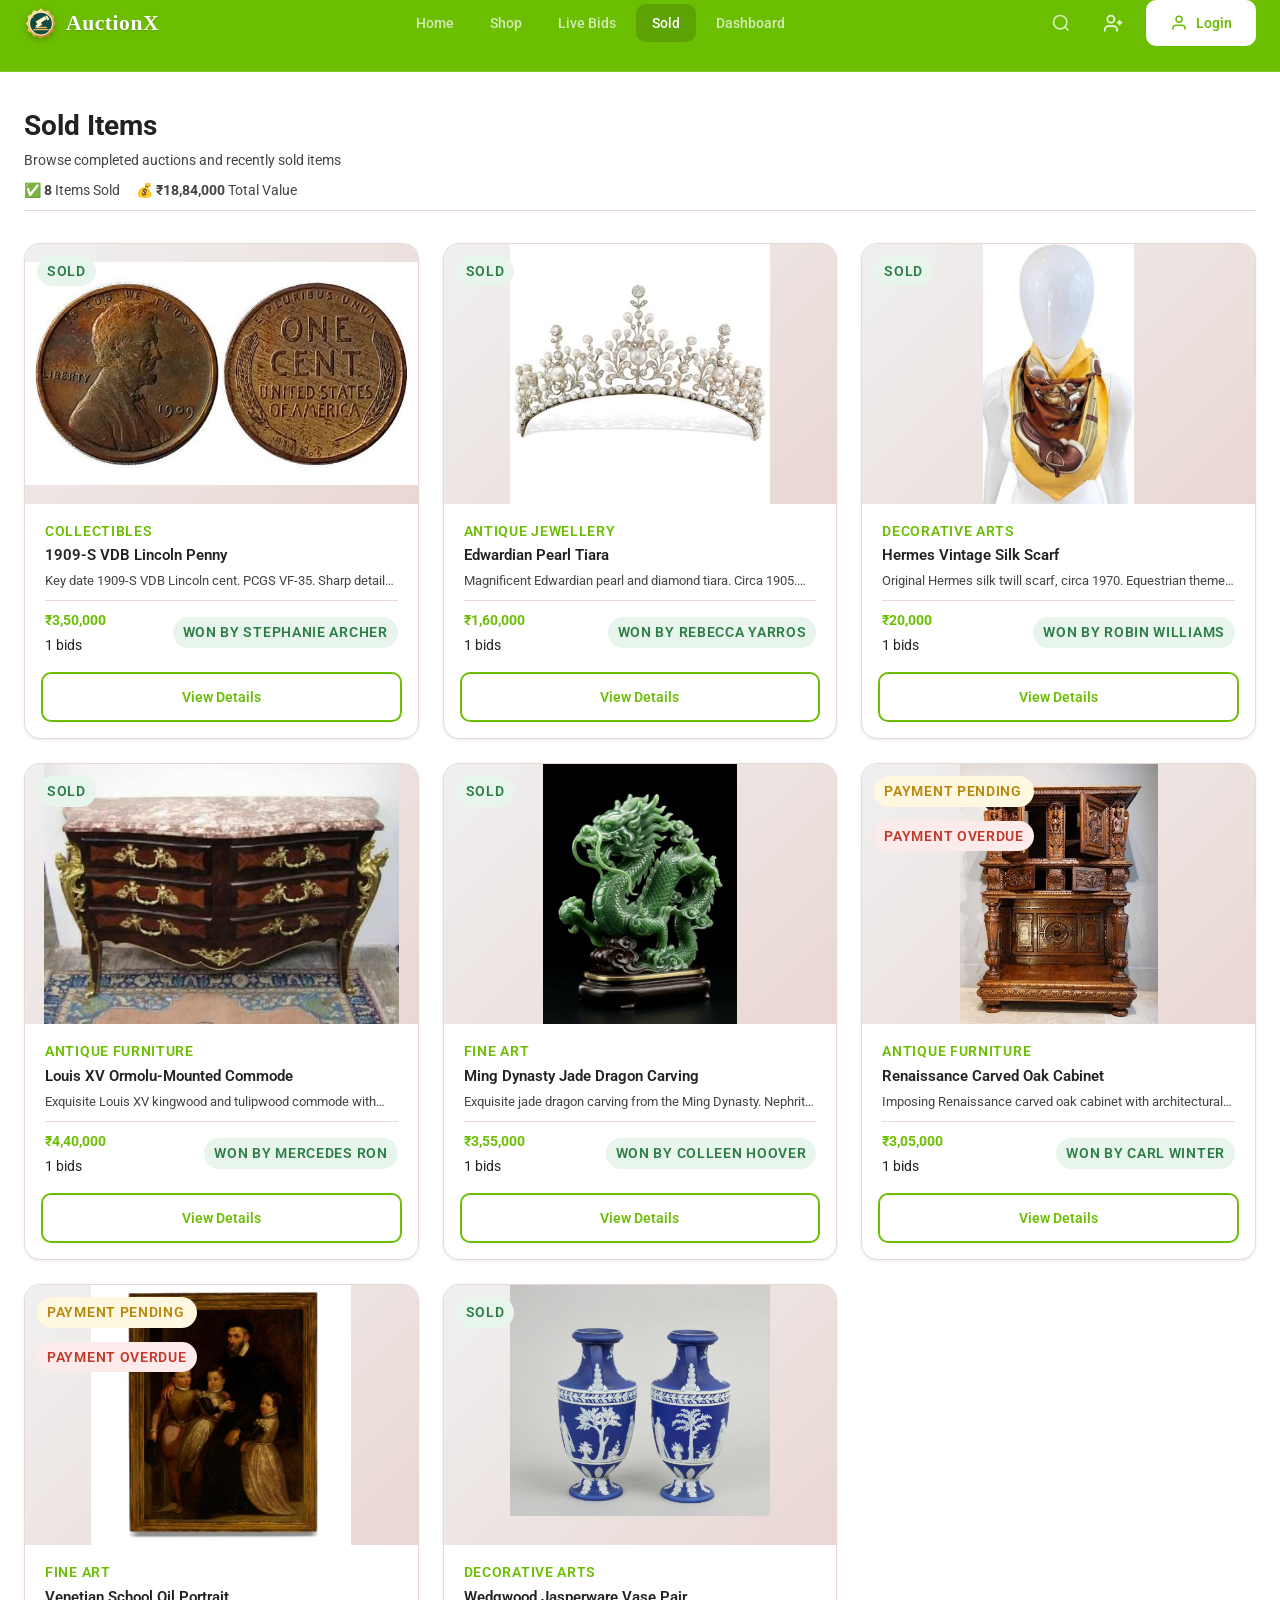
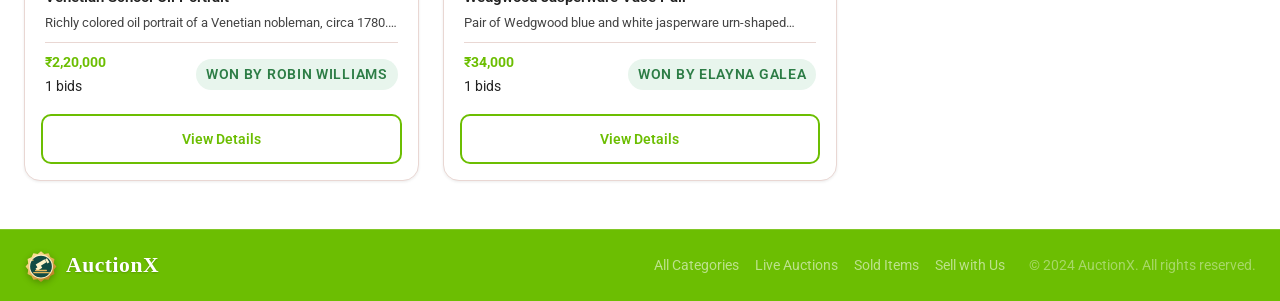
<file: sold.html>
<!DOCTYPE html>
<html lang="en">
<head>
    <meta charset="UTF-8">
    <meta name="viewport" content="width=device-width, initial-scale=1.0">
    <meta name="description" content="Sold Items on AuctionX - Browse completed auctions and sold items">
    <link rel="icon" type="image/svg+xml" href="data:image/svg+xml,<svg xmlns='http://www.w3.org/2000/svg' viewBox='0 0 32 32'><rect width='32' height='32' rx='8' fill='%231a5f7a'/><path d='M4 9L28 9L26 18H6L4 9Z' stroke='white' stroke-width='2.5' stroke-linejoin='round'/><line x1='11' y1='13.5' x2='21' y2='13.5' stroke='white' stroke-width='1' opacity='0.35'/><rect x='14' y='16' width='4' height='13' rx='1.5' stroke='white' stroke-width='2.5'/></svg>">
    <title>Sold Items - AuctionX</title>

    <link rel="stylesheet" href="assets/css/main.css">
</head>
<body>
    <div id="app">
        <header class="header" id="header" role="banner">
            <div class="container">
                <div class="header-inner flex justify-between items-center">
                    <a href="index.html" class="logo flex items-center gap-8" aria-label="AuctionX Home">
                        
                        <svg width="28" height="28" viewBox="0 0 32 32" fill="none" aria-hidden="true"><path d="M4 9L28 9L26 18H6L4 9Z" stroke="currentColor" stroke-width="2.5" stroke-linejoin="round"/><line x1="11" y1="13.5" x2="21" y2="13.5" stroke="currentColor" stroke-width="1" opacity="0.35"/><rect x="14" y="16" width="4" height="13" rx="1.5" stroke="currentColor" stroke-width="2.5"/></svg>
                                <span class="logo-text font-bold text-xl">AuctionX</span>
                    </a>

                    <nav class="nav-main flex items-center gap-8" id="navMain" role="navigation" aria-label="Main navigation">
                        <a href="index.html" class="nav-link">Home</a>
                        <a href="categories.html" class="nav-link">Shop</a>
                        <a href="live-bids.html" class="nav-link">Live Bids</a>
                        <a href="sold.html" class="nav-link active">Sold</a>
                        <a href="dashboard.html" class="nav-link">Dashboard</a>
                    </nav>

                    <div class="header-actions flex items-center gap-12" id="headerActions">
                        <button class="btn btn-ghost btn-icon header-search-btn" id="searchToggle" aria-label="Search" aria-expanded="false">
                            <svg width="20" height="20" viewBox="0 0 24 24" fill="none" stroke="currentColor" stroke-width="2" aria-hidden="true">
                                <circle cx="11" cy="11" r="8"/>
                                <path d="M21 21l-4.35-4.35"/>
                            </svg>
                        </button>

                                                <div class="user-menu hidden" id="userMenu">
                            <button class="btn btn-ghost user-menu-btn" id="userMenuBtn" aria-expanded="false" aria-haspopup="true" aria-label="User menu">
                                <div class="user-avatar" id="userAvatar">A</div>
                                <span class="user-first-name" id="userName">Account</span>
                                <svg width="16" height="16" viewBox="0 0 24 24" fill="none" stroke="currentColor" stroke-width="2" aria-hidden="true">
                                    <path d="M6 9l6 6 6-6"/>
                                </svg>
                            </button>
                            <div class="user-dropdown" id="userDropdown" role="menu" aria-hidden="true">
                                <div class="dropdown-header">
                                    <div class="dropdown-avatar" id="dropdownAvatar">
                                        <svg width="24" height="24" viewBox="0 0 24 24" fill="none" stroke="currentColor" stroke-width="2" aria-hidden="true"><path d="M20 21v-2a4 4 0 0 0-4-4H8a4 4 0 0 0-4 4v2"/><circle cx="12" cy="7" r="4"/></svg>
                                    </div>
                                    <div>
                                        <p class="dropdown-name" id="dropdownName"></p>
                                        <p class="dropdown-role" id="dropdownRole"></p>
                                    </div>
                                </div>
                                <div class="dropdown-divider"></div>
                                <a href="dashboard.html" class="dropdown-item" role="menuitem" id="dashboardLink">
                                    <svg width="18" height="18" viewBox="0 0 24 24" fill="none" stroke="currentColor" stroke-width="2" aria-hidden="true">
                                        <rect x="3" y="3" width="7" height="7" rx="1"/><rect x="14" y="3" width="7" height="7" rx="1"/><rect x="3" y="14" width="7" height="7" rx="1"/><rect x="14" y="14" width="7" height="7" rx="1"/>
                                    </svg>
                                    View Dashboard
                                </a>
                                <a href="login.html" class="dropdown-item" role="menuitem" id="addAccountLink">
                                    <svg width="18" height="18" viewBox="0 0 24 24" fill="none" stroke="currentColor" stroke-width="2" aria-hidden="true">
                                        <path d="M16 21v-2a4 4 0 0 0-4-4H5a4 4 0 0 0-4 4v2"/><circle cx="8.5" cy="7" r="4"/><line x1="20" y1="8" x2="20" y2="14"/><line x1="23" y1="11" x2="17" y2="11"/>
                                    </svg>
                                    Add Another Account
                                </a>
                                <button class="dropdown-item" role="menuitem" id="manageAccountsBtn">
                                    <svg width="18" height="18" viewBox="0 0 24 24" fill="none" stroke="currentColor" stroke-width="2" aria-hidden="true">
                                        <polyline points="17 1 21 5 17 9"/><path d="M3 11V9a4 4 0 0 1 4-4h14"/><polyline points="7 23 3 19 7 15"/><path d="M21 13v2a4 4 0 0 1-4 4H3"/>
                                    </svg>
                                    Manage Accounts
                                </button>
                                <div class="dropdown-divider"></div>
                                <button class="dropdown-item dropdown-item-danger" role="menuitem" id="logoutBtn">
                                    <svg width="18" height="18" viewBox="0 0 24 24" fill="none" stroke="currentColor" stroke-width="2" aria-hidden="true">
                                        <path d="M9 21H5a2 2 0 0 1-2-2V5a2 2 0 0 1 2-2h4"/><polyline points="16 17 21 12 16 7"/><line x1="21" y1="12" x2="9" y2="12"/>
                                    </svg>
                                    Logout
                                </button>
                            </div>
                            <div class="user-dropdown accounts-panel" id="accountsPanel" role="menu" aria-hidden="true">
                                <div class="dropdown-header">
                                    <button class="btn btn-ghost accounts-back-btn" id="accountsBackBtn" aria-label="Back to menu">
                                        <svg width="18" height="18" viewBox="0 0 24 24" fill="none" stroke="currentColor" stroke-width="2"><path d="M19 12H5M12 19l-7-7 7-7"/></svg>
                                        Back
                                    </button>
                                    <span class="accounts-panel-title">Switch Account</span>
                                </div>
                                <div class="accounts-list" id="accountsList"></div>
                                <div class="dropdown-divider"></div>
                                <a href="login.html" class="dropdown-item" role="menuitem">
                                    <svg width="18" height="18" viewBox="0 0 24 24" fill="none" stroke="currentColor" stroke-width="2" aria-hidden="true">
                                        <line x1="12" y1="5" x2="12" y2="19"/><line x1="5" y1="12" x2="19" y2="12"/>
                                    </svg>
                                    Add New Account
                                </a>
                            </div>
                        </div>

                        <div class="auth-buttons flex items-center gap-8" id="authButtons">
                            <a href="login.html" class="btn btn-primary"><svg width="18" height="18" viewBox="0 0 24 24" fill="none" stroke="currentColor" stroke-width="2" aria-hidden="true"><path d="M20 21v-2a4 4 0 0 0-4-4H8a4 4 0 0 0-4 4v2"/><circle cx="12" cy="7" r="4"/></svg> Login</a>
                        </div>
                    </div>

                    <button class="btn btn-ghost btn-icon mobile-menu-btn" id="mobileMenuBtn" aria-label="Open menu" aria-expanded="false">
                        <svg width="24" height="24" viewBox="0 0 24 24" fill="none" stroke="currentColor" stroke-width="2" aria-hidden="true">
                            <line x1="3" y1="6" x2="21" y2="6"/><line x1="3" y1="12" x2="21" y2="12"/><line x1="3" y1="18" x2="21" y2="18"/>
                        </svg>
                    </button>
                </div>
            </div>

            <nav class="mobile-menu" id="mobileMenu" role="navigation" aria-label="Mobile menu" aria-hidden="true">
                <div class="mobile-menu-header flex justify-between items-center">
                    <span class="font-semibold">Menu</span>
                    <button class="mobile-menu-close btn btn-ghost btn-icon" aria-label="Close menu">
                        <svg width="24" height="24" viewBox="0 0 24 24" fill="none" stroke="currentColor" stroke-width="2" aria-hidden="true">
                            <line x1="18" y1="6" x2="6" y2="18"/><line x1="6" y1="6" x2="18" y2="18"/>
                        </svg>
                    </button>
                </div>
                <ul class="mobile-nav-list" role="list">
                    <li><a href="index.html" class="mobile-nav-link">Home</a></li>
                    <li><a href="categories.html" class="mobile-nav-link">Shop</a></li>
                    <li><a href="live-bids.html" class="mobile-nav-link">Live Bids</a></li>
                    <li><a href="sold.html" class="mobile-nav-link">Sold</a></li>
                </ul>
                <div class="mobile-menu-divider"></div>
                <div class="mobile-auth" id="mobileAuth">
                    <a href="login.html" class="btn btn-primary btn-block">Login</a>
                </div>
                <div class="mobile-user hidden" id="mobileUser">
                    <div class="mobile-user-info">
                        <div class="mobile-user-avatar" id="mobileUserAvatar"></div>
                        <div>
                            <p class="mobile-user-name" id="mobileUserName"></p>
                            <p class="mobile-user-role" id="mobileUserRole"></p>
                        </div>
                    </div>
                    <a href="profile.html" class="mobile-nav-link">My Profile</a>
                    <a href="dashboard.html" class="mobile-nav-link">Dashboard</a>
                    <a href="my-bids.html" class="mobile-nav-link">My Bids</a>
                    <a href="seller-dashboard.html" class="mobile-nav-link hidden" id="mobileSellerLink">Seller Dashboard</a>
                    <a href="admin-dashboard.html" class="mobile-nav-link hidden" id="mobileAdminLink">Admin Dashboard</a>
                    <button class="mobile-nav-link mobile-nav-link-danger w-full text-left" id="mobileLogoutBtn">Logout</button>
                </div>
            </nav>
        </header>

        <main id="main" role="main">
            <div class="container">
                <div class="page-header" style="margin-bottom: 32px;">
                    <h1 class="page-title">Sold Items</h1>
                    <p class="page-subtitle">Browse completed auctions and recently sold items</p>
                    <div class="flex gap-16 mt-8" style="font-size: 0.875rem; color: var(--text-secondary);">
                        <span>✅ <strong id="soldCount">0</strong> Items Sold</span>
                        <span>💰 <strong id="totalSoldValue">₹0</strong> Total Value</span>
                    </div>
                </div>

                <div class="grid grid-3" id="soldGrid">
                    <div class="page-loader flex justify-center items-center" style="grid-column: 1/-1; min-height: 300px;">
                        <div class="spinner-lg" style="color: var(--primary);"></div>
                    </div>
                </div>
            </div>
        </main>

        <footer class="footer" role="contentinfo">
            <div class="container">
                <div class="footer-grid">
                    <div class="footer-brand">
                        <a href="index.html" class="logo flex items-center gap-8">
                            
                            <svg width="28" height="28" viewBox="0 0 32 32" fill="none" aria-hidden="true"><path d="M4 9L28 9L26 18H6L4 9Z" stroke="currentColor" stroke-width="2.5" stroke-linejoin="round"/><line x1="11" y1="13.5" x2="21" y2="13.5" stroke="currentColor" stroke-width="1" opacity="0.35"/><rect x="14" y="16" width="4" height="13" rx="1.5" stroke="currentColor" stroke-width="2.5"/></svg>
                                <span class="logo-text font-bold text-xl">AuctionX</span>
                        </a>
                        <p class="footer-tagline">Premium auction marketplace for rare and valuable collectibles.</p>
                        <div class="social-links flex gap-12">
                            <a href="#" class="social-link" aria-label="Twitter"><svg width="20" height="20" viewBox="0 0 24 24" fill="currentColor"><path d="M23 3a10.9 10.9 0 0 1-3.14 1.53 4.48 4.48 0 0 0-7.86 3v1A10.66 10.66 0 0 1 3 4s-4 9 5 13a11.64 11.64 0 0 1-7 2c9 5 20 0 20-11.5a4.5 4.5 0 0 0-.08-.83A7.72 7.72 0 0 0 23 3z"/></svg></a>
                            <a href="#" class="social-link" aria-label="LinkedIn"><svg width="20" height="20" viewBox="0 0 24 24" fill="currentColor"><path d="M16 8a6 6 0 0 1 6 6v7h-4v-7a2 2 0 0 0-2-2 2 2 0 0 0-2 2v7h-4v-7a6 6 0 0 1 6-6z"/><rect x="2" y="9" width="4" height="12"/><circle cx="4" cy="4" r="2"/></svg></a>
                            <a href="#" class="social-link" aria-label="Instagram"><svg width="20" height="20" viewBox="0 0 24 24" fill="none" stroke="currentColor" stroke-width="2"><rect x="2" y="2" width="20" height="20" rx="5"/><path d="M16 11.37A4 4 0 1 1 12.63 8 4 4 0 0 1 16 11.37z"/><line x1="17.5" y1="6.5" x2="17.51" y2="6.5"/></svg></a>
                        </div>
                    </div>
                    <nav class="footer-nav" aria-label="Footer navigation">
                        <div class="footer-col">
                            <h4 class="footer-title">Marketplace</h4>
                            <ul role="list">
                                <li><a href="categories.html">All Categories</a></li>
                                <li><a href="live-bids.html">Live Auctions</a></li>
                                <li><a href="sold.html">Sold Items</a></li>
                                <li><a href="seller-dashboard.html">Sell with Us</a></li>
                            </ul>
                        </div>
                    </nav>
                </div>
                <div class="footer-bottom">
                    <p>&copy; 2024 AuctionX. All rights reserved.</p>
                </div>
            </div>
        </footer>

        <div class="modal-overlay" id="modalOverlay" role="dialog" aria-modal="true" aria-hidden="true" style="display: none;">
            <div class="modal" id="modal" role="document">
                <div class="modal-header flex justify-between items-center">
                    <h3 class="modal-title" id="modalTitle"></h3>
                    <button class="modal-close btn btn-ghost btn-icon" aria-label="Close modal">
                        <svg width="24" height="24" viewBox="0 0 24 24" fill="none" stroke="currentColor" stroke-width="2" aria-hidden="true">
                            <line x1="18" y1="6" x2="6" y2="18"/><line x1="6" y1="6" x2="18" y2="18"/>
                        </svg>
                    </button>
                </div>
                <div class="modal-body" id="ModalBody"></div>
                <div class="modal-footer" id="modalFooter"></div>
            </div>
        </div>

        <div class="toast-container" id="toastContainer" aria-live="polite" aria-label="Notifications"></div>
    </div>

    <script src="data/auction-data.js"></script>
    <script src="js/app.js"></script>
    <script>
        document.addEventListener('DOMContentLoaded', () => {
            loadSoldItems();
        });

        function loadSoldItems() {
            const soldProducts = AuctionData.products.filter(p => p.status === 'sold' || p.status === 'sold_pending_payment');
            const totalValue = soldProducts.reduce((sum, p) => sum + p.currentBid, 0);

            document.getElementById('soldCount').textContent = soldProducts.length;
            document.getElementById('totalSoldValue').textContent = App.formatCurrency(totalValue);

            renderSoldGrid(soldProducts);
        }

        function renderSoldGrid(products) {
            const container = document.getElementById('soldGrid');

            if (products.length === 0) {
                container.innerHTML = `
                    <div class="text-center py-32" style="grid-column: 1/-1;">
                        <svg width="64" height="64" viewBox="0 0 24 24" fill="none" stroke="currentColor" stroke-width="1.5" style="margin-bottom: 16px; opacity: 0.5;" aria-hidden="true">
                            <circle cx="11" cy="11" r="8"/>
                            <path d="M21 21l-4.35-4.35"/>
                        </svg>
                        <p class="text-secondary">No sold items yet. Check back later!</p>
                    </div>
                `;
                return;
            }

            container.innerHTML = products.map(product => `
                <article class="product-card card" data-product-id="${product.id}">
                    <a href="product.html?id=${product.id}" class="product-card-link">
                        <div class="product-image-wrapper">
                            ${product.images && product.images[0] 
                                ? `<img src="${product.images[0]}" alt="${App.escapeHtml(product.name)}" class="product-image" loading="lazy">`
                                : `<div class="product-image-placeholder" aria-hidden="true">${App.getCategoryIcon(product.category)}</div>`
                            }
                            <div class="product-badge-container">
                                <span class="badge badge-success product-status-badge">Sold</span>
                                ${product.status === 'sold_pending_payment' && isPaymentTimedOut(product) ? '<span class="badge badge-error mt-8">Payment Overdue</span>' : ''}
                                ${product.status === 'sold_pending_payment' && !isPaymentTimedOut(product) ? '<span class="badge badge-warning mt-8">Payment Pending</span>' : ''}
                            </div>
                        </div>
                        <div class="product-info">
                            <div class="product-meta">
                                <span class="product-category">${App.getCategoryName(product.category)}</span>
                            </div>
                            <h3 class="product-title">${App.escapeHtml(product.name)}</h3>
                            <p class="product-description">${App.escapeHtml(product.description.substring(0, 100))}...</p>
                            <div class="product-bid-info">
                                <div>
                                    <span class="product-current-bid">${App.formatCurrency(product.currentBid)}</span>
                                    <span class="product-bid-count">${product.bidHistory.length} bids</span>
                                </div>
                                <span class="badge badge-success">${product.highestBidder ? `Won by ${App.escapeHtml(product.highestBidder)}` : 'Sold'}</span>
                            </div>
                        </div>
                    </a>
                    <div class="product-actions">
                        <a href="product.html?id=${product.id}" class="btn btn-outline btn-block">View Details</a>
                    </div>
                </article>
            `).join('');

            App.initProductCards();
        }
    </script>
</body>
</html>
</file>
<file: assets/css/main.css>
@import url('https://fonts.googleapis.com/css2?family=Roboto:wght@400;500;700;900&display=swap');

:root {
    --white: #fff;
    --black: #222;
    --green: #6cbe02;
    --grey1: #f0f0f0;
    --grey2: #e9d7d3;

    --primary: var(--green);
    --primary-dark: #4a8a00;
    --primary-light: #8adf30;
    --secondary: var(--grey2);
    --secondary-dark: #d4bfbb;
    --background: var(--white);
    --surface: var(--white);
    --surface-hover: var(--grey1);
    --text-primary: var(--black);
    --text-secondary: #444;
    --text-muted: #777;
    --border: var(--grey2);
    --border-strong: #d4bfbb;
    --success: #2d7d46;
    --success-light: #e8f5ed;
    --warning: #b8860b;
    --warning-light: #fff8e1;
    --error: #c0392b;
    --error-light: #fdeaea;
    --shadow-sm: 0 1px 3px rgba(0,0,0,0.08);
    --shadow-md: 0 4px 12px rgba(0,0,0,0.1);
    --shadow-lg: 0 8px 24px rgba(0,0,0,0.12);
    --radius-sm: 6px;
    --radius-md: 10px;
    --radius-lg: 16px;
    --transition: all 0.2s ease;
    --font-sans: 'Roboto', -apple-system, BlinkMacSystemFont, 'Segoe UI', sans-serif;
    --header-height: 72px;
    --container-max: 1320px;
    --container-padding: 24px;
    --z-40: 40;
    --z-50: 50;
}

*, *::before, *::after {
    box-sizing: border-box;
    margin: 0;
    padding: 0;
}

html {
    font-size: 16px;
    scroll-behavior: smooth;
    overflow-x: hidden;
    width: 100%;
}

body {
    font-family: 'Roboto', sans-serif;
    font-size: 0.875rem;
    background-color: var(--white);
    color: var(--black);
    font-weight: 400;
    font-style: normal;
    line-height: 1.6;
    min-height: 100vh;
    overflow-x: hidden;
    width: 100%;
    position: relative;
}

a {
    color: var(--primary);
    text-decoration: none;
    transition: var(--transition);
}

a:hover {
    color: var(--primary-dark);
}

img {
    max-width: 100%;
    height: auto;
    display: block;
}

button {
    font-family: inherit;
    font-size: inherit;
    cursor: pointer;
    border: none;
    background: none;
}

input, select, textarea {
    font-family: inherit;
    font-size: inherit;
}

.container {
    max-width: var(--container-max);
    margin: 0 auto;
    padding: 0 var(--container-padding);
}

.visually-hidden {
    position: absolute;
    width: 1px;
    height: 1px;
    padding: 0;
    margin: -1px;
    overflow: hidden;
    clip: rect(0, 0, 0, 0);
    white-space: nowrap;
    border: 0;
}

.btn {
    display: inline-flex;
    align-items: center;
    justify-content: center;
    gap: 8px;
    padding: 12px 24px;
    font-weight: 600;
    border-radius: var(--radius-md);
    transition: var(--transition);
    white-space: nowrap;
}

.btn:disabled {
    opacity: 0.5;
    cursor: not-allowed;
}

.btn-primary {
    background: var(--primary);
    color: white;
}

.btn-primary:hover:not(:disabled) {
    background: var(--primary-dark);
    transform: translateY(-1px);
    box-shadow: var(--shadow-md);
}

.btn-secondary {
    background: var(--secondary);
    color: var(--text-primary);
}

.btn-secondary:hover:not(:disabled) {
    background: var(--secondary-dark);
    transform: translateY(-1px);
}

.btn-outline {
    background: transparent;
    border: 2px solid var(--primary);
    color: var(--primary);
}

.btn-outline:hover:not(:disabled) {
    background: var(--primary);
    color: white;
}

.btn-ghost {
    background: transparent;
    color: var(--text-secondary);
}

.btn-ghost:hover:not(:disabled) {
    background: var(--surface-hover);
    color: var(--text-primary);
}

.btn-danger {
    background: var(--error);
    color: white;
}

.btn-danger:hover:not(:disabled) {
    background: #a02d22;
}

.btn-warning {
    background: var(--warning);
    color: white;
}

.btn-warning:hover:not(:disabled) {
    background: #9a7000;
    transform: translateY(-1px);
}

.hidden {
    display: none !important;
}

.btn-sm {
    padding: 8px 16px;
}

.btn-lg {
    padding: 16px 32px;
}

.btn-block {
    width: 100%;
}

.btn-icon {
    padding: 10px;
    border-radius: 50%;
}

.card {
    background: var(--surface);
    border: 1px solid var(--border);
    border-radius: var(--radius-lg);
    box-shadow: var(--shadow-sm);
    transition: var(--transition);
}

.card:hover {
    box-shadow: var(--shadow-md);
    border-color: var(--border-strong);
}

.card-header {
    padding: 20px 24px;
    border-bottom: 1px solid var(--border);
}

.card-body {
    padding: 24px;
}

.card-footer {
    padding: 16px 24px;
    border-top: 1px solid var(--border);
    background: var(--background);
    border-radius: 0 0 var(--radius-lg) var(--radius-lg);
}

.form-group {
    margin-bottom: 20px;
}

.form-label {
    display: block;
    font-weight: 500;
    color: var(--text-primary);
    margin-bottom: 8px;
}

.form-input {
    width: 100%;
    padding: 12px 16px;
    background: var(--surface);
    border: 2px solid var(--border);
    border-radius: var(--radius-md);
    color: var(--text-primary);
    transition: var(--transition);
}

.form-input:focus {
    outline: none;
    border-color: var(--primary);
    box-shadow: 0 0 0 3px rgba(26, 95, 122, 0.15);
}

.form-input::placeholder {
    color: var(--text-muted);
}

.form-input.error {
    border-color: var(--error);
}

.form-error {
    color: var(--error);
    margin-top: 6px;
}

.form-help {
    color: var(--text-muted);
    margin-top: 6px;
}

.form-row {
    display: grid;
    grid-template-columns: repeat(auto-fit, minmax(200px, 1fr));
    gap: 16px;
}

.select-wrapper {
    position: relative;
}

.select-wrapper select {
    appearance: none;
    padding-right: 44px;
}

.select-wrapper::after {
    content: '';
    position: absolute;
    right: 14px;
    top: 50%;
    transform: translateY(-50%);
    width: 0;
    height: 0;
    border-left: 5px solid transparent;
    border-right: 5px solid transparent;
    border-top: 6px solid var(--text-secondary);
    pointer-events: none;
}

.checkbox-wrapper {
    display: flex;
    align-items: flex-start;
    gap: 10px;
    cursor: pointer;
}

.checkbox-wrapper input {
    position: absolute;
    opacity: 0;
    pointer-events: none;
}

.checkbox-custom {
    width: 20px;
    height: 20px;
    border: 2px solid var(--border-strong);
    border-radius: var(--radius-sm);
    background: var(--surface);
    display: flex;
    align-items: center;
    justify-content: center;
    flex-shrink: 0;
    transition: var(--transition);
}

.checkbox-wrapper input:checked + .checkbox-custom {
    background: var(--primary);
    border-color: var(--primary);
}

.checkbox-wrapper input:checked + .checkbox-custom::after {
    content: '✓';
    color: white;
    font-weight: bold;
}

.badge {
    display: inline-flex;
    align-items: center;
    padding: 4px 10px;
    font-weight: 600;
    border-radius: 20px;
    text-transform: uppercase;
    letter-spacing: 0.05em;
}

.badge-primary {
    background: rgba(26, 95, 122, 0.12);
    color: var(--primary);
}

.badge-success {
    background: var(--success-light);
    color: var(--success);
}

.badge-warning {
    background: var(--warning-light);
    color: var(--warning);
}

.badge-error {
    background: var(--error-light);
    color: var(--error);
}

.badge-info {
    background: rgba(26, 95, 122, 0.12);
    color: var(--primary);
}

.table-container {
    overflow-x: auto;
    border-radius: var(--radius-lg);
    border: 1px solid var(--border);
}

table {
    width: 100%;
    border-collapse: collapse;
}

th, td {
    padding: 14px 16px;
    text-align: left;
    border-bottom: 1px solid var(--border);
}

th {
    background: var(--background);
    font-weight: 600;
    color: var(--text-secondary);
    text-transform: uppercase;
    letter-spacing: 0.05em;
}

tr:last-child td {
    border-bottom: none;
}

tr:hover td {
    background: var(--surface-hover);
}

.alert {
    padding: 14px 18px;
    border-radius: var(--radius-md);
    display: flex;
    align-items: flex-start;
    gap: 12px;
}

.alert-success {
    background: var(--success-light);
    color: var(--success);
    border: 1px solid rgba(45, 125, 70, 0.2);
}

.alert-error {
    background: var(--error-light);
    color: var(--error);
    border: 1px solid rgba(192, 57, 43, 0.2);
}

.alert-warning {
    background: var(--warning-light);
    color: var(--warning);
    border: 1px solid rgba(184, 134, 11, 0.2);
}

.alert-info {
    background: rgba(26, 95, 122, 0.1);
    color: var(--primary);
    border: 1px solid rgba(26, 95, 122, 0.2);
}

.spinner {
    width: 20px;
    height: 20px;
    border: 2px solid transparent;
    border-top-color: currentColor;
    border-radius: 50%;
    animation: spin 0.8s linear infinite;
}

@keyframes spin {
    to { transform: rotate(360deg); }
}

.spinner-lg {
    width: 32px;
    height: 32px;
    border-width: 3px;
}

.page-header {
    padding: 8px 0;
    border-bottom: 1px solid var(--border);
    margin-bottom: 12px;
}

.page-title {
    font-weight: 700;
    color: var(--text-primary);
    margin-bottom: 0;
}

.page-subtitle {
    color: var(--text-secondary);
}

.section-title {
    font-weight: 700;
    color: var(--text-primary);
    margin-bottom: 20px;
    display: flex;
    align-items: center;
    gap: 12px;
}

.section-title::before {
    content: '';
    width: 4px;
    height: 24px;
    background: var(--primary);
    border-radius: 2px;
}

.grid {
    display: grid;
    gap: 24px;
}

.grid-2 {
    grid-template-columns: repeat(2, 1fr);
}

.grid-3 {
    grid-template-columns: repeat(3, 1fr);
}

.grid-4 {
    grid-template-columns: repeat(4, 1fr);
}

@media (max-width: 1024px) {
    .grid-4 { grid-template-columns: repeat(2, 1fr); }
    .grid-3 { grid-template-columns: repeat(2, 1fr); }
    #categoryGrid { grid-template-columns: repeat(2, 1fr) !important; }
    #categoryCards { grid-template-columns: repeat(2, 1fr) !important; }
}

@media (max-width: 640px) {
    .grid-4, .grid-3, .grid-2 { grid-template-columns: 1fr; }
    #categoryGrid { grid-template-columns: 1fr !important; }
    #categoryCards { grid-template-columns: 1fr !important; }
}

.flex {
    display: flex;
}

.flex-col {
    flex-direction: column;
}

.items-center {
    align-items: center;
}

.justify-between {
    justify-content: space-between;
}

.justify-center {
    justify-content: center;
}

.gap-8 { gap: 8px; }
.gap-12 { gap: 12px; }
.gap-16 { gap: 16px; }
.gap-24 { gap: 24px; }
.gap-32 { gap: 32px; }

.mt-8 { margin-top: 8px; }
.mt-16 { margin-top: 16px; }
.mt-24 { margin-top: 24px; }
.mt-32 { margin-top: 32px; }
.mb-8 { margin-bottom: 8px; }
.mb-16 { margin-bottom: 16px; }
.mb-24 { margin-bottom: 24px; }
.mb-32 { margin-bottom: 32px; }

.text-center { text-align: center; }

.text-primary { color: var(--text-primary); }
.text-secondary { color: var(--text-secondary); }
.text-muted { color: var(--text-muted); }
.text-success { color: var(--success); }
.text-error { color: var(--error); }
.text-warning { color: var(--warning); }

.font-bold { font-weight: 700; }
.font-semibold { font-weight: 600; }
.font-medium { font-weight: 500; }

.text-sm, .text-xs, .text-lg, .text-xl, .text-2xl, .text-3xl { font-size: inherit; }

.w-full { width: 100%; }
.flex-1 { flex: 1; }
.relative { position: relative; }
.absolute { position: absolute; }
.sticky { position: sticky; }

.rounded-md { border-radius: var(--radius-md); }
.rounded-lg { border-radius: var(--radius-lg); }

.shadow-md { box-shadow: var(--shadow-md); }

.transition { transition: var(--transition); }

.cursor-pointer { cursor: pointer; }

.sr-only {
    position: absolute;
    width: 1px;
    height: 1px;
    padding: 0;
    margin: -1px;
    overflow: hidden;
    clip: rect(0, 0, 0, 0);
    white-space: nowrap;
    border: 0;
}

.badge-pulse {
    animation: pulse 2s infinite;
}

@keyframes pulse {
    0%, 100% { opacity: 1; }
    50% { opacity: 0.6; }
}

@keyframes fadeIn {
    from { opacity: 0; transform: translateY(8px); }
    to { opacity: 1; transform: translateY(0); }
}

@media (max-width: 768px) {
    :root {
        --header-height: 64px;
        --container-padding: 16px;
    }
    .page-header { padding: 6px 0; }
    .btn { padding: 10px 20px; }
    .card-header, .card-body, .card-footer { padding: 16px; }
}

@media (max-width: 480px) {
    .form-row { grid-template-columns: 1fr; }
    th, td { padding: 10px 12px; }
}

/* ===== HEADER (Dark) ===== */
.header {
    position: sticky;
    top: 0;
    z-index: var(--z-40);
    background: var(--green);
    border-bottom: 1px solid rgba(255,255,255,0.15);
    height: var(--header-height);
}
.header-inner {
    height: 100%;
    display: flex;
    align-items: center !important;
}
.logo {
    color: white;
    display: flex;
    align-items: center;
    gap: 8px;
}
.logo > svg {
    display: none;
}
.logo::before {
    content: '';
    width: 34px;
    height: 34px;
    flex: 0 0 34px;
    background: url('../images/auctionx-logo.svg') center / contain no-repeat;
    filter: drop-shadow(0 2px 3px rgba(0, 0, 0, 0.24));
}
.logo:hover {
    color: rgba(255,255,255,0.8);
    text-decoration: none;
}
.logo-text {
    color: white;
    font-family: Georgia, 'Times New Roman', serif;
    font-size: 1.35rem;
    letter-spacing: 0.025em;
    text-shadow: 0 1px 2px rgba(0, 0, 0, 0.2);
}
.nav-main {
    display: flex;
    gap: 4px;
}
.nav-link {
    padding: 8px 16px;
    border-radius: var(--radius-md);
    color: rgba(255,255,255,0.7);
    font-weight: 500;
    transition: var(--transition);
    white-space: nowrap;
}
.nav-link:hover,
.nav-link.active {
    color: white;
    background: rgba(0,0,0,0.15);
}
.header-actions {
    display: flex;
    align-items: center;
    gap: 12px;
}
.header-search-btn {
    color: rgba(255,255,255,0.7);
}
.header-search-btn:hover {
    background: rgba(255,255,255,0.1);
    color: white;
}
.quick-account-link { color: rgba(255,255,255,0.88); }
.quick-account-link:hover { color: white; background: rgba(255,255,255,0.1); }
.user-menu {
    position: relative;
}
.user-menu-btn {
    display: flex;
    align-items: center;
    gap: 8px;
    padding: 6px 12px 6px 8px;
    border-radius: var(--radius-md);
    color: rgba(255,255,255,0.85);
}
.user-menu-btn:hover {
    background: rgba(255,255,255,0.1);
}
.user-avatar {
    width: 36px;
    height: 36px;
    border-radius: 50%;
    background: linear-gradient(135deg, var(--primary-light), var(--primary));
    display: flex;
    align-items: center;
    justify-content: center;
    color: white;
    font-weight: 700;
    flex-shrink: 0;
}
.profile-badge-info {
    display: flex;
    flex-direction: column;
    align-items: flex-start;
    line-height: 1.2;
    min-width: 0;
}
.user-role-badge {
    color: rgba(255,255,255,0.7);
    text-transform: capitalize;
    white-space: nowrap;
}
.user-name {
    font-weight: 500;
    color: white;
    max-width: 120px;
    overflow: hidden;
    text-overflow: ellipsis;
    white-space: nowrap;
}
.user-first-name {
    font-weight: 500;
    color: white;
    white-space: nowrap;
}
.user-dropdown {
    position: absolute;
    top: calc(100% + 8px);
    right: 0;
    min-width: 240px;
    background: var(--surface);
    border: 1px solid var(--border);
    border-radius: var(--radius-lg);
    box-shadow: var(--shadow-lg);
    overflow: hidden;
    opacity: 0;
    visibility: hidden;
    transform: translateY(-8px);
    transition: var(--transition);
}
.user-dropdown.show {
    opacity: 1;
    visibility: visible;
    transform: translateY(0);
}
.dropdown-header {
    padding: 16px;
    background: var(--background);
    border-bottom: 1px solid var(--border);
}
.dropdown-header .dropdown-name {
    color: #222 !important;
}
.dropdown-header .dropdown-role {
    color: #555 !important;
}
.dropdown-user-info {
    display: flex;
    align-items: center;
    gap: 12px;
}
.dropdown-avatar {
    width: 44px;
    height: 44px;
    border-radius: 50%;
    background: linear-gradient(135deg, var(--primary-light), var(--secondary));
    display: flex;
    align-items: center;
    justify-content: center;
    color: white;
    font-weight: 600;
}
.dropdown-name {
    font-weight: 600;
    color: var(--text-primary);
    margin: 0;
}
.dropdown-role {
    color: var(--text-secondary);
    margin: 0;
    text-transform: capitalize;
}
.dropdown-divider {
    height: 1px;
    background: var(--border);
    margin: 4px 0;
}
.dropdown-item {
    display: flex;
    align-items: center;
    gap: 12px;
    padding: 12px 16px;
    color: var(--text-primary);
    font-weight: 500;
    width: 100%;
    text-align: left;
    transition: var(--transition);
}
.dropdown-item:hover {
    background: var(--surface-hover);
    color: var(--primary);
}
.dropdown-item-danger {
    color: var(--error);
}
.dropdown-item-danger:hover {
    background: var(--error-light);
    color: var(--error);
}

/* Accounts panel (sub-panel inside dropdown) */
.accounts-panel {
    display: none;
}
.accounts-panel.show {
    display: block;
    opacity: 1;
    visibility: visible;
    transform: translateY(0);
}
.accounts-panel .dropdown-header {
    display: flex;
    align-items: center;
    gap: 8px;
    padding: 12px 16px;
}
.accounts-back-btn {
    padding: 4px;
    color: var(--text-secondary);
}
.accounts-back-btn:hover {
    color: var(--text-primary);
}
.accounts-panel-title {
    font-weight: 600;
    color: var(--text-primary);
}
.accounts-list {
    max-height: 240px;
    overflow-y: auto;
}
.account-item {
    display: flex;
    align-items: center;
    gap: 12px;
    padding: 10px 16px;
    transition: var(--transition);
    cursor: pointer;
}
.account-item:hover {
    background: var(--surface-hover);
}
.account-item.active {
    background: rgba(26, 95, 122, 0.06);
}
.account-item-info {
    flex: 1;
    min-width: 0;
}
.account-item-name {
    font-weight: 600;
    color: var(--text-primary);
    font-size: 0.875rem;
}
.account-item-email {
    color: var(--text-secondary);
    font-size: 0.75rem;
    overflow: hidden;
    text-overflow: ellipsis;
    white-space: nowrap;
}
.account-item-role {
    font-size: 0.6875rem;
    color: var(--text-muted);
    text-transform: capitalize;
}
.account-switch-btn {
    padding: 4px 10px;
    font-size: 0.75rem;
    font-weight: 600;
    border-radius: var(--radius-sm);
    background: var(--primary);
    color: white;
    flex-shrink: 0;
}
.account-switch-btn:hover {
    background: var(--primary-dark);
}
.account-item-current {
    font-size: 0.6875rem;
    color: var(--primary);
    font-weight: 600;
    flex-shrink: 0;
}
.auth-buttons {
    display: flex;
    align-items: center;
    gap: 8px;
}
.auth-buttons .btn-ghost {
    color: rgba(255,255,255,0.85);
    border: 1px solid rgba(255,255,255,0.25);
}
.auth-buttons .btn-ghost:hover {
    background: rgba(255,255,255,0.1);
    color: white;
    border-color: rgba(255,255,255,0.4);
}
.auth-buttons .btn-primary {
    background: white;
    color: var(--green);
}
.auth-buttons .btn-primary:hover {
    background: var(--secondary-dark);
}
.mobile-menu-btn {
    display: none;
    color: rgba(255,255,255,0.8);
}
.mobile-menu-btn:hover {
    background: rgba(255,255,255,0.1);
    color: white;
}
.search-overlay {
    position: fixed;
    top: 0;
    left: 0;
    right: 0;
    bottom: 0;
    background: rgba(0, 0, 0, 0.5);
    backdrop-filter: blur(4px);
    z-index: var(--z-50);
    display: flex;
    align-items: flex-start;
    padding-top: 100px;
    opacity: 0;
    visibility: hidden;
    transition: var(--transition);
}
.search-overlay.show {
    opacity: 1;
    visibility: visible;
}
.search-container {
    width: 100%;
    max-width: 720px;
    margin: 0 auto;
    background: var(--surface);
    border-radius: var(--radius-lg);
    box-shadow: var(--shadow-lg);
    overflow: hidden;
    transform: translateY(-20px);
    transition: var(--transition);
    margin-left: var(--container-padding);
    margin-right: var(--container-padding);
}
.search-overlay.show .search-container {
    transform: translateY(0);
}
.search-input-wrapper {
    position: relative;
}
.search-input {
    width: 100%;
    padding: 18px 20px 18px 56px;
    background: var(--background);
    border: none;
    color: var(--text-primary);
}
.search-input:focus {
    outline: none;
}
.search-input::placeholder {
    color: var(--text-muted);
}
.search-input-wrapper svg {
    position: absolute;
    left: 20px;
    top: 50%;
    transform: translateY(-50%);
    color: var(--text-muted);
    pointer-events: none;
}
.search-close {
    position: absolute;
    right: 20px;
    top: 50%;
    transform: translateY(-50%);
    width: 36px;
    height: 36px;
    border-radius: 50%;
    display: flex;
    align-items: center;
    justify-content: center;
    color: var(--text-muted);
    font-weight: bold;
    transition: var(--transition);
}
.search-close:hover {
    background: var(--surface-hover);
    color: var(--text-primary);
}
.search-results {
    max-height: 400px;
    overflow-y: auto;
    padding: 8px;
}
.search-section-title {
    font-weight: 600;
    text-transform: uppercase;
    letter-spacing: 0.05em;
    color: var(--text-muted);
    padding: 8px 12px 4px;
    margin: 0;
}
.search-results-list {
    display: flex;
    flex-direction: column;
    gap: 2px;
}
.search-result-item {
    display: flex;
    align-items: center;
    gap: 12px;
    padding: 10px 12px;
    border-radius: var(--radius-md);
    text-decoration: none;
    color: var(--text-primary);
    transition: var(--transition);
    cursor: pointer;
}
.search-result-item:hover {
    background: var(--surface-hover);
    color: var(--text-primary);
}
.search-result-icon {
    flex-shrink: 0;
    width: 36px;
    height: 36px;
    border-radius: var(--radius-sm);
    background: var(--background);
    display: flex;
    align-items: center;
    justify-content: center;
}
.search-result-title {
    display: block;
    font-weight: 500;
    color: var(--text-primary);
}
.search-result-subtitle {
    display: block;
    color: var(--text-muted);
    margin-top: 2px;
}
.search-no-results {
    text-align: center;
    padding: 32px 16px;
    color: var(--text-muted);
}
.search-suggestions {
    padding: 16px 20px;
    border-top: 1px solid var(--border);
    background: var(--background);
}
.search-hint {
    margin: 0;
    color: var(--text-secondary);
}
.search-hint a {
    display: inline-block;
    background: var(--surface);
    padding: 4px 10px;
    border-radius: var(--radius-sm);
    margin: 0 4px;
    cursor: pointer;
    transition: var(--transition);
    font-weight: 500;
    color: var(--text-primary);
    text-decoration: none;
}
.search-hint a:hover {
    background: var(--primary);
    color: white;
}
.mobile-menu {
    position: fixed;
    top: 0;
    right: 0;
    bottom: 0;
    width: 300px;
    max-width: 100%;
    background: var(--surface);
    border-left: 1px solid var(--border);
    z-index: var(--z-50);
    transform: translateX(100%);
    transition: transform 0.3s ease;
    display: flex;
    flex-direction: column;
    overflow-y: auto;
}
.mobile-menu.show {
    transform: translateX(0);
}
.mobile-menu-header {
    padding: 16px 20px;
    border-bottom: 1px solid var(--border);
    display: flex;
    justify-content: space-between;
    align-items: center;
}
.mobile-menu-close {
    color: var(--text-secondary);
}
.mobile-menu-close:hover {
    background: var(--surface-hover);
    color: var(--text-primary);
}
.mobile-nav-list {
    list-style: none;
    padding: 16px 0;
}
.mobile-nav-link {
    display: block;
    padding: 14px 24px;
    color: var(--text-primary);
    font-weight: 500;
    transition: var(--transition);
    border-left: 3px solid transparent;
}
.mobile-nav-link:hover {
    background: var(--surface-hover);
    color: var(--primary);
    border-left-color: var(--primary);
}
.mobile-menu-divider {
    height: 1px;
    background: var(--border);
    margin: 16px 0;
}
.mobile-auth {
    padding: 0 20px 20px;
    display: flex;
    flex-direction: column;
    gap: 12px;
}
.mobile-user {
    padding: 20px;
    border-top: 1px solid var(--border);
    display: flex;
    flex-direction: column;
    gap: 12px;
}
.mobile-user-info {
    display: flex;
    align-items: center;
    gap: 12px;
    padding: 12px;
    background: var(--background);
    border-radius: var(--radius-md);
}
.mobile-user-avatar {
    width: 48px;
    height: 48px;
    border-radius: 50%;
    background: linear-gradient(135deg, var(--primary), var(--primary-light));
    display: flex;
    align-items: center;
    justify-content: center;
    color: white;
    font-weight: 600;
}
.mobile-user-name {
    font-weight: 600;
    color: var(--text-primary);
    margin: 0;
}
.mobile-user-role {
    color: var(--text-secondary);
    margin: 0;
    text-transform: capitalize;
}
.mobile-nav-link-danger {
    color: var(--error);
    background: var(--error-light);
}
.mobile-nav-link-danger:hover {
    background: var(--error);
    color: white;
}

/* ===== FOOTER (Compact, matches header) ===== */
.footer {
    background: var(--green);
    border-top: 1px solid rgba(255,255,255,0.15);
    height: var(--header-height);
    margin-top: auto;
    display: flex;
    align-items: center;
    color: rgba(255,255,255,0.7);
}
.footer .container {
    display: flex;
    align-items: center;
    justify-content: space-between;
    width: 100%;
    gap: 24px;
}
.footer-grid {
    display: flex;
    align-items: center;
    justify-content: space-between;
    flex: 1;
    gap: 24px;
}
.footer-brand {
    display: flex;
    align-items: center;
    gap: 12px;
    flex-shrink: 0;
}
.footer .logo {
    color: white;
}
.footer .logo:hover {
    color: rgba(255,255,255,0.8);
}
.footer .logo-text {
    color: white;
}
.footer-tagline {
    display: none;
}
.social-links {
    display: none;
}
.footer-nav {
    display: flex;
    align-items: center;
    gap: 24px;
}
.footer-title {
    display: none;
}
.footer-col ul {
    list-style: none;
    display: flex;
    gap: 16px;
}
.footer-col li {
    margin: 0;
}
.footer-col a {
    color: rgba(255,255,255,0.55);
    transition: var(--transition);
    white-space: nowrap;
}
.footer-col a:hover {
    color: white;
}
.footer-bottom {
    display: flex;
    align-items: center;
    gap: 12px;
    color: rgba(255,255,255,0.4);
    flex-shrink: 0;
}
.footer-disclaimer {
    display: none;
}

/* ===== LAYOUT GRIDS ===== */
.profile-grid { grid-template-columns: 280px 1fr; }
.form-grid { grid-template-columns: 1fr 400px; }
.admin-grid-2 { grid-template-columns: 1fr 1fr; gap: 32px; }
@media (max-width: 900px) {
    .profile-grid { grid-template-columns: 1fr; }
    .profile-grid > :first-child { order: -1; }
    .form-grid { grid-template-columns: 1fr; }
    .admin-grid-2 { grid-template-columns: 1fr; }
}

/* ===== MODAL ===== */
.modal-overlay {
    position: fixed;
    inset: 0;
    background: rgba(0, 0, 0, 0.5);
    backdrop-filter: blur(4px);
    z-index: var(--z-50);
    display: flex;
    align-items: center;
    justify-content: center;
    padding: 24px;
}
.modal {
    background: var(--surface);
    border-radius: var(--radius-lg);
    box-shadow: var(--shadow-lg);
    max-width: 560px;
    width: 100%;
    max-height: 90vh;
    overflow: hidden;
    display: flex;
    flex-direction: column;
}
.modal-header {
    padding: 20px 24px;
    border-bottom: 1px solid var(--border);
    display: flex;
    justify-content: space-between;
    align-items: center;
}
.modal-title {
    font-weight: 600;
    color: var(--text-primary);
    margin: 0;
}
.modal-close {
    color: var(--text-muted);
    transition: var(--transition);
}
.modal-close:hover {
    color: var(--text-primary);
    background: var(--surface-hover);
}
.modal-body {
    padding: 24px;
    overflow-y: auto;
}
.modal-footer {
    padding: 16px 24px;
    border-top: 1px solid var(--border);
    background: var(--background);
}

/* ===== AUTH PAGE ===== */
.auth-page {
    display: flex;
    align-items: flex-start;
    justify-content: center;
    min-height: calc(100vh - var(--header-height) - 80px);
    padding-top: 32px;
    padding-bottom: 0;
}
.auth-container {
    width: 100%;
    max-width: 440px;
    padding: 28px 32px 32px;
}
.auth-container .auth-header {
    margin-bottom: 20px;
}
.auth-container .auth-logo {
    margin-bottom: 8px;
}
.auth-container .auth-title {
    font-weight: 700;
    margin: 0 0 4px;
    color: var(--text-primary);
}
.auth-container .auth-subtitle {
    color: var(--text-secondary);
    margin: 0;
}

/* ===== AUTH TABS ===== */
.auth-tabs {
    display: flex;
    border: 1px solid var(--border);
    border-radius: var(--radius-md);
    overflow: hidden;
    margin-bottom: 20px;
}
.auth-tab {
    flex: 1;
    padding: 12px 16px;
    font-weight: 600;
    color: var(--text-secondary);
    background: var(--background);
    transition: var(--transition);
    text-align: center;
    cursor: pointer;
    border: none;
}
.auth-tab.active {
    background: var(--green);
    color: white;
}
.auth-tab:not(.active):hover {
    background: var(--surface-hover);
    color: var(--text-primary);
}

/* ===== TOAST ===== */
.toast-container {
    position: fixed;
    bottom: 24px;
    right: 24px;
    z-index: var(--z-50);
    display: flex;
    flex-direction: column;
    gap: 12px;
}
.toast {
    display: flex;
    align-items: flex-start;
    gap: 12px;
    padding: 16px 20px;
    background: var(--surface);
    border: 1px solid var(--border);
    border-radius: var(--radius-lg);
    box-shadow: var(--shadow-lg);
    min-width: 300px;
    max-width: 420px;
}
.toast.success { border-left: 4px solid var(--success); }
.toast.error { border-left: 4px solid var(--error); }
.toast.warning { border-left: 4px solid var(--warning); }
.toast.info { border-left: 4px solid var(--primary); }
.toast-icon {
    flex-shrink: 0;
    width: 24px;
    height: 24px;
    display: flex;
    align-items: center;
    justify-content: center;
}
.toast-content { flex: 1; }
.toast-title {
    font-weight: 600;
    color: var(--text-primary);
    margin-bottom: 4px;
}
.toast-message {
    color: var(--text-secondary);
    line-height: 1.5;
}
.toast-close {
    flex-shrink: 0;
    color: var(--text-muted);
    padding: 4px;
    transition: var(--transition);
}
.toast-close:hover { color: var(--text-primary); }

/* ===== PRODUCT CARDS ===== */
.product-card {
    display: flex;
    flex-direction: column;
    min-height: 420px;
    overflow: hidden;
}
.product-card-link {
    display: block;
    text-decoration: none;
    color: inherit;
    flex: 1;
    display: flex;
    flex-direction: column;
}
.product-card-link:hover { text-decoration: none; }
.product-image-wrapper {
    position: relative;
    height: 260px;
    overflow: hidden;
    background: linear-gradient(135deg, var(--grey1), var(--grey2));
    display: flex;
    align-items: center;
    justify-content: center;
}
.product-image-placeholder {
    width: 100%;
    height: 100%;
    display: flex;
    align-items: center;
    justify-content: center;
    background: linear-gradient(135deg, var(--background), var(--surface-hover));
}
.product-image {
    width: 100%;
    height: 260px;
    /* Preserve the complete product; the card frame keeps its existing size. */
    object-fit: contain;
    object-position: center;
    display: block;
}
.product-badge-container {
    position: absolute;
    top: 12px;
    left: 12px;
    display: flex;
    flex-direction: column;
    gap: 6px;
}
.product-info {
    padding: 16px 20px;
    display: flex;
    flex-direction: column;
    flex: 1;
}
.product-meta { margin-bottom: 4px; }
.product-category {
    font-weight: 600;
    color: var(--primary);
    text-transform: uppercase;
    letter-spacing: 0.05em;
}
.product-title {
    font-weight: 600;
    color: var(--text-primary);
    margin: 0 0 6px;
    line-height: 1.3;
    font-size: 0.9375rem;
    display: -webkit-box;
    -webkit-line-clamp: 2;
    -webkit-box-orient: vertical;
    overflow: hidden;
}
.product-description {
    color: var(--text-secondary);
    margin: 0 0 8px;
    font-size: 0.8125rem;
    display: -webkit-box;
    -webkit-line-clamp: 1;
    -webkit-box-orient: vertical;
    overflow: hidden;
    flex: 1;
}
.product-bid-info {
    display: flex;
    justify-content: space-between;
    align-items: center;
    padding-top: 8px;
    border-top: 1px solid var(--border);
}
.product-current-bid {
    font-weight: 700;
    color: var(--primary);
}
.product-bid-count {
    display: block;
    margin-top: 2px;
}
.product-time-remaining {
    padding: 4px 8px;
    white-space: nowrap;
}
.product-actions {
    padding: 0 16px 16px;
    display: flex;
    gap: 8px;
    align-items: center;
}
.place-bid-btn { width: 100%; }

/* ===== PRODUCT DETAIL PAGE ===== */
.breadcrumb {
    padding: 16px 0 0;
    margin-bottom: 8px;
}
.breadcrumb-nav a {
    color: var(--text-secondary);
    text-decoration: none;
    transition: var(--transition);
}
.breadcrumb-nav a:hover {
    color: var(--primary);
}
.breadcrumb-nav span[aria-hidden] {
    color: var(--text-muted);
    margin: 0 2px;
}

.product-detail {
    display: grid;
    grid-template-columns: 1fr 1fr;
    gap: 40px;
    align-items: start;
    padding: 24px 0 40px;
}
.product-gallery {
    position: sticky;
    top: calc(var(--header-height, 72px) + 16px);
}
.product-main-image {
    display: flex;
    align-items: center;
    justify-content: center;
    background: linear-gradient(135deg, var(--background), var(--surface-hover));
    font-size: 6rem;
    border-radius: var(--radius-lg);
    border: 1px solid var(--border);
    overflow: hidden;
}
.product-detail-image {
    width: 100%;
    height: auto;
    display: block;
}
.product-detail .product-info {
    display: flex;
    flex-direction: column;
    gap: 20px;
    padding: 0;
    flex: none;
}
.product-header {
    display: flex;
    align-items: center;
    gap: 10px;
}
.product-detail .product-title {
    font-size: 1.5rem;
    font-weight: 700;
    color: var(--text-primary);
    margin: 0;
    line-height: 1.3;
    display: block;
    -webkit-line-clamp: unset;
    overflow: visible;
}
.product-detail .product-meta {
    display: flex;
    flex-wrap: wrap;
    gap: 16px;
    color: var(--text-secondary);
    font-size: 0.875rem;
    margin-bottom: 0;
}
.product-detail .product-meta span {
    display: flex;
    align-items: center;
    gap: 4px;
}
.product-detail .product-description {
    color: var(--text-secondary);
    line-height: 1.7;
    margin: 0;
    display: block;
    -webkit-line-clamp: unset;
    overflow: visible;
    flex: none;
}

/* Bidding info card */
.product-bidding {
    display: flex;
    flex-direction: column;
    gap: 16px;
    padding: 24px;
}
.product-bidding:hover {
    box-shadow: var(--shadow-sm);
    border-color: var(--border);
}
.product-bidding .section-title {
    margin-bottom: 0;
}
.bidding-grid {
    display: grid;
    grid-template-columns: 1fr 1fr;
    gap: 16px;
}
.bidding-label {
    font-size: 0.8125rem;
    color: var(--text-secondary);
    margin-bottom: 4px;
}
.bidding-value {
    font-weight: 700;
    color: var(--text-primary);
}
.bidding-value.primary {
    color: var(--primary);
    font-size: 1.5rem;
}
.bid-timer-section {
    padding-top: 16px;
    border-top: 1px solid var(--border);
    display: flex;
    align-items: center;
    gap: 16px;
}
.bid-timer-label {
    margin-bottom: 0;
}
.bid-timer {
    font-size: 1.125rem;
    font-weight: 600;
    padding: 10px 20px;
}

/* Place bid area */
.product-detail .product-actions {
    display: flex;
    flex-direction: column;
    gap: 0;
    padding: 0;
}

/* Seller notice */
.seller-notice {
    border-left: 3px solid var(--primary);
    background: rgba(26, 95, 122, 0.04);
    padding: 20px 24px;
}
.seller-notice:hover {
    box-shadow: var(--shadow-sm);
    border-color: var(--border);
}
.seller-notice-title {
    color: var(--primary);
    margin-bottom: 8px;
}
.seller-notice-detail {
    margin-top: 8px;
}

/* Bid history & seller info below the fold */
.bid-history-section,
.seller-info-section {
    max-width: 100%;
}

@media (max-width: 900px) {
    .product-detail {
        grid-template-columns: 1fr;
        gap: 24px;
        padding: 16px 0 32px;
    }
    .product-gallery {
        position: static;
    }
    .product-detail .product-title {
        font-size: 1.25rem;
    }
    .bidding-grid {
        grid-template-columns: 1fr 1fr;
    }
}

/* ===== HERO ===== */
.hero {
    background: var(--grey2);
    color: var(--black);
    padding: 80px 0;
    overflow: hidden;
}
.hero-grid {
    display: flex;
    align-items: center;
    gap: 48px;
}
.hero-left {
    flex: 1;
    min-width: 0;
}
.hero-right {
    flex: 1;
    min-width: 0;
}
.hero-title {
    font-size: 2.25rem;
    font-weight: 800;
    line-height: 1.15;
    margin-bottom: 20px;
    color: var(--black);
}
.hero-subtitle {
    font-size: 1.25rem;
    color: var(--black);
    margin-bottom: 32px;
    max-width: 520px;
    line-height: 1.6;
}
.hero-actions {
    display: flex;
    gap: 16px;
    flex-wrap: wrap;
}
.hero .btn-primary {
    background: var(--green);
    color: white;
}
.hero .btn-primary:hover {
    background: var(--primary-dark);
}
.hero .btn-outline {
    border-color: var(--black);
    color: var(--black);
}
.hero .btn-outline:hover {
    background: var(--black);
    color: white;
}
.hero-gallery {
    position: relative;
    width: 100%;
    max-width: 480px;
    margin-left: auto;
    overflow: hidden;
    border-radius: var(--radius-lg);
}
.hero-gallery-track {
    display: flex;
    transition: transform 0.5s ease;
}
.hero-gallery-slide {
    min-width: 100%;
    aspect-ratio: 4/3;
    display: flex;
    flex-direction: column;
    align-items: center;
    justify-content: center;
    gap: 0;
    background: var(--white);
    border-radius: var(--radius-lg);
    text-decoration: none;
    color: inherit;
    transition: var(--transition);
    cursor: pointer;
    overflow: hidden;
    position: relative;
}
.hero-gallery-slide:hover {
    background: var(--surface);
}
.hero-slide-icon {
    font-size: 3.5rem;
}
.hero-slide-image {
    width: 100%;
    height: 100%;
    object-fit: contain;
    object-position: center;
    margin: auto;
    display: block;
}
.hero-gallery-dots {
    display: flex;
    justify-content: center;
    gap: 8px;
    margin-top: 16px;
}
.hero-gallery-dot {
    width: 10px;
    height: 10px;
    border-radius: 50%;
    background: rgba(0,0,0,0.2);
    border: none;
    cursor: pointer;
    transition: var(--transition);
}
.hero-gallery-dot.active {
    background: var(--green);
    width: 28px;
    border-radius: 5px;
}

/* ===== DASHBOARD ===== */
.dashboard-grid {
    grid-template-columns: 1fr 360px;
}
@media (max-width: 900px) {
    .dashboard-grid { grid-template-columns: 1fr; }
    .dashboard-grid aside { order: -1; }
}

/* ===== SECTIONS ===== */
.categories-section,
.featured-section,
.upcoming-section {
    padding: 64px 0;
}
.section-header {
    display: flex;
    justify-content: space-between;
    align-items: flex-end;
    margin-bottom: 32px;
}

/* ===== CATEGORY CARDS ===== */
.category-card {
    padding: 32px;
    text-align: center;
    cursor: pointer;
    transition: var(--transition);
}
.category-card:hover {
    transform: translateY(-4px);
    box-shadow: var(--shadow-lg);
}
.category-icon {
    width: 80px;
    height: 80px;
    border-radius: 50%;
    display: flex;
    align-items: center;
    justify-content: center;
    margin: 0 auto 16px;
}
.category-info { text-align: center; }
.category-name {
    font-weight: 600;
    color: var(--text-primary);
    margin-bottom: 4px;
}
.category-count {
    color: var(--text-muted);
}

/* ===== APP LAYOUT ===== */
#app {
    display: flex;
    flex-direction: column;
    min-height: 100vh;
}
#main { flex: 1; background: var(--white); padding: 24px 0 48px; }
.section { background: var(--white); }

/* ===== DASHBOARD HELPERS ===== */
.stat-card {
    background: var(--surface);
    border: 1px solid var(--border);
    border-radius: var(--radius-lg);
    box-shadow: var(--shadow-sm);
    transition: var(--transition);
}
.stat-card:hover {
    box-shadow: var(--shadow-md);
    border-color: var(--border-strong);
}

/* ===== MISSING SPACING UTILITIES ===== */
.mb-0 { margin-bottom: 0; }
.py-16 {
    padding-top: 16px;
    padding-bottom: 16px;
}
.p-6 { padding: 24px; }
.p-4 { padding: 16px; }
.text-left { text-align: left; }

/* ===== AUTH FORM STYLES ===== */
.auth-page {
    min-height: calc(100vh - 200px);
    display: flex;
    align-items: center;
    justify-content: center;
    padding: 40px 0;
}
.auth-container {
    width: 100%;
    max-width: 440px;
    padding: 40px;
}
.auth-header {
    margin-bottom: 32px;
}
.auth-logo {
    color: var(--primary);
}
.auth-title {
    font-weight: 700;
    color: var(--text-primary);
    margin-bottom: 8px;
}
.auth-subtitle {
    color: var(--text-secondary);
}
.auth-form {
    margin-bottom: 24px;
}
.auth-divider {
    display: flex;
    align-items: center;
    gap: 16px;
    margin: 24px 0;
    color: var(--text-muted);
}
.auth-divider::before,
.auth-divider::after {
    content: '';
    flex: 1;
    height: 1px;
    background: var(--border);
}
.social-auth {
    display: flex;
    gap: 12px;
}
.social-btn {
    flex: 1;
    display: flex;
    align-items: center;
    justify-content: center;
    gap: 8px;
}
.auth-footer {
    color: var(--text-secondary);
}
.auth-footer a {
    font-weight: 500;
}
.password-wrapper {
    position: relative;
}
.password-toggle {
    position: absolute;
    right: 12px;
    top: 50%;
    transform: translateY(-50%);
    color: var(--text-muted);
    padding: 4px;
    transition: var(--transition);
}
.password-toggle:hover {
    color: var(--text-primary);
    background: var(--surface-hover);
    border-radius: var(--radius-sm);
}
.password-strength {
    height: 4px;
    border-radius: 2px;
    margin-top: 8px;
    transition: var(--transition);
}
.password-strength.weak { background: var(--error); width: 25%; }
.password-strength.fair { background: var(--warning); width: 50%; }
.password-strength.good { background: var(--success); width: 75%; }
.password-strength.strong { background: var(--success); width: 100%; }
.seller-fields {
    border-top: 1px solid var(--border);
    padding-top: 24px;
    margin-top: 8px;
}

/* ===== RESPONSIVE ADDITIONS ===== */
@media (max-width: 1024px) {
    .footer-grid {
        grid-template-columns: 1fr;
        gap: 32px;
    }
    .hero-grid { gap: 32px; }
    .hero-gallery { max-width: 400px; }
}

@media (max-width: 768px) {
    .nav-main { display: none; }
    .mobile-menu-btn { display: flex; }
    .profile-badge-info { display: none; }
    .auth-buttons .btn-ghost { display: none; }
    .hero { padding: 48px 0; }
    .hero-grid { flex-direction: column; gap: 32px; }
    .hero-gallery { max-width: 100%; }
    .categories-section,
    .featured-section,
    .upcoming-section { padding: 40px 0; }
    .footer .container { flex-wrap: wrap; justify-content: center; gap: 12px; }
    .footer { height: auto; min-height: 56px; padding: 12px 0; }
    .footer-grid { flex-wrap: wrap; gap: 12px; justify-content: center; }
    .footer-nav { flex-wrap: wrap; justify-content: center; gap: 12px; }
    .footer-col ul { flex-wrap: wrap; justify-content: center; gap: 12px; }
    .footer-bottom { flex-direction: column; gap: 4px; text-align: center; }
    .search-container { margin-left: 16px; margin-right: 16px; border-radius: 0; max-width: none; }
    .modal-overlay { padding: 16px; }
}

@media (max-width: 480px) {
    .hero-actions { flex-direction: column; }
    .hero-actions .btn { width: 100%; }
    .footer .container { flex-direction: column; gap: 8px; text-align: center; }
    .footer-grid { flex-direction: column; gap: 8px; text-align: center; }
    .footer-nav { flex-direction: column; align-items: center; }
    .footer-col ul { flex-direction: column; align-items: center; gap: 8px; }
    .footer-bottom { text-align: center; }
}
</file>
